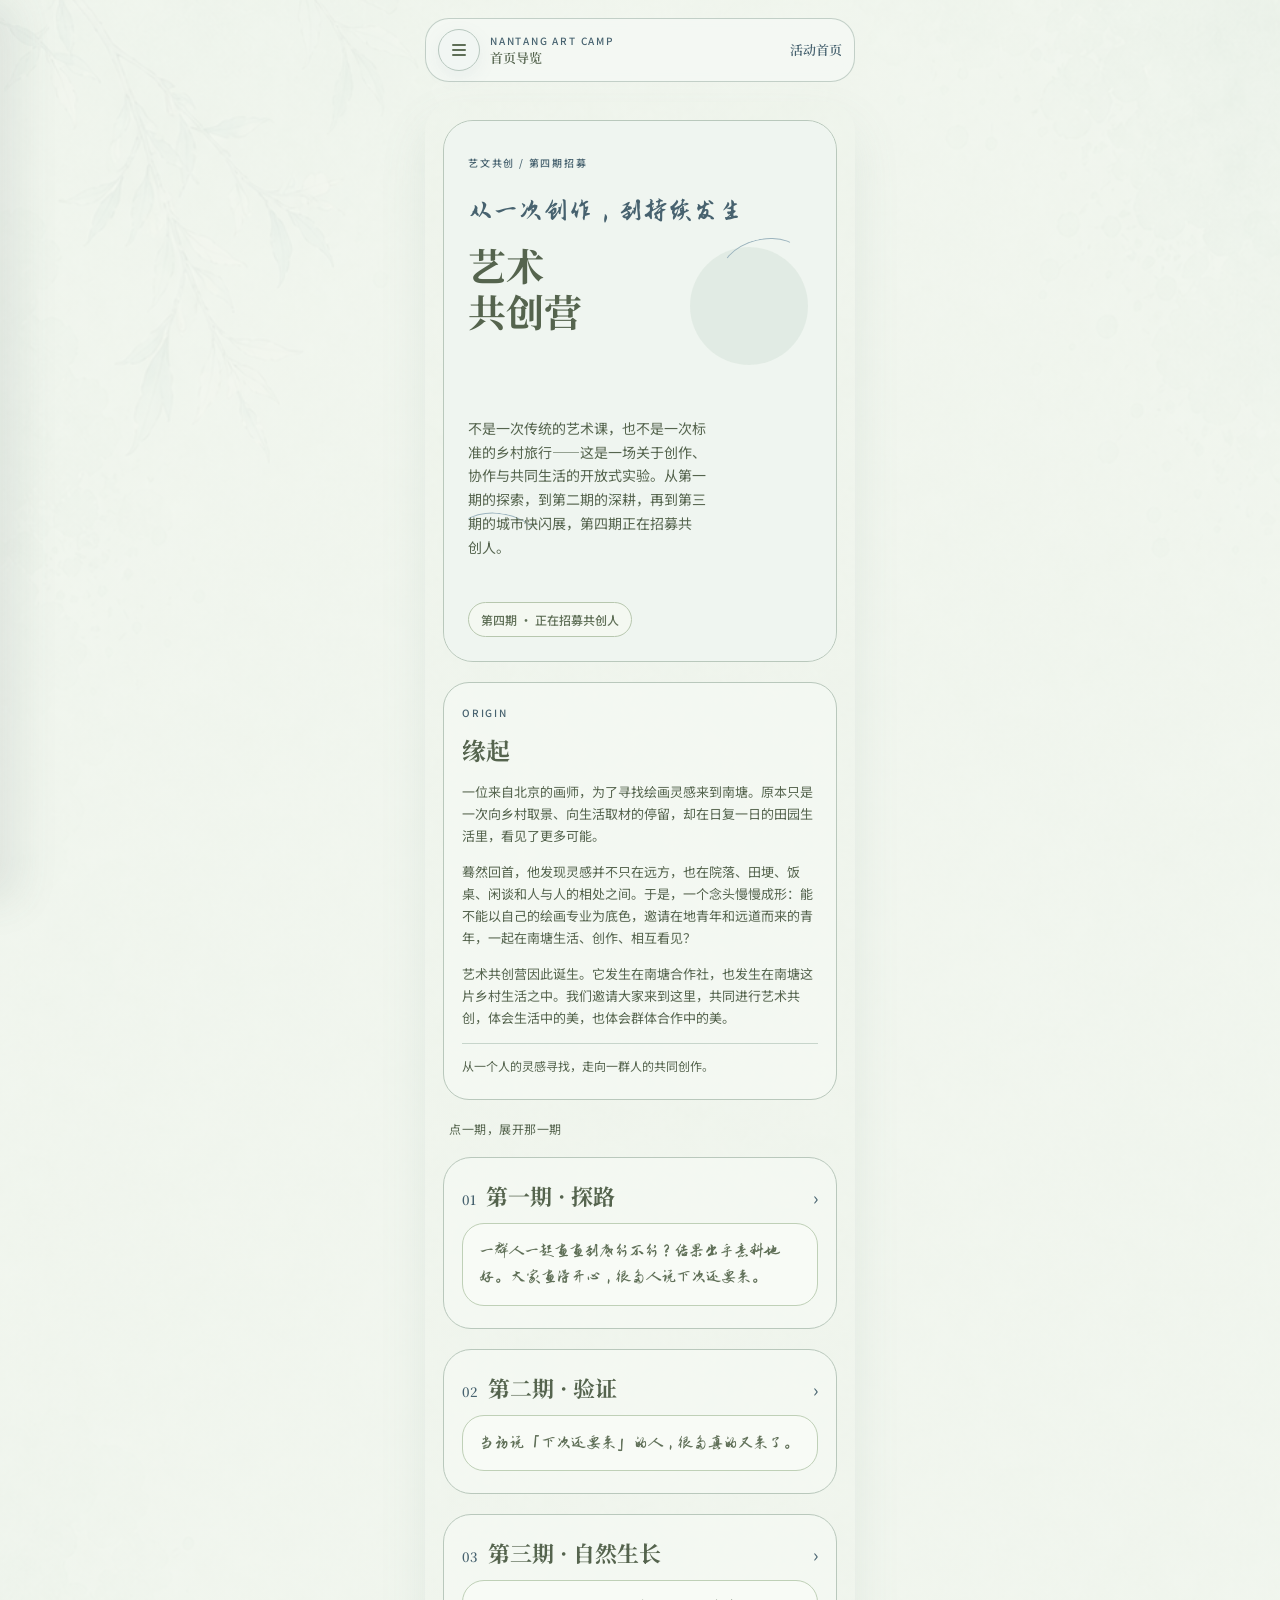
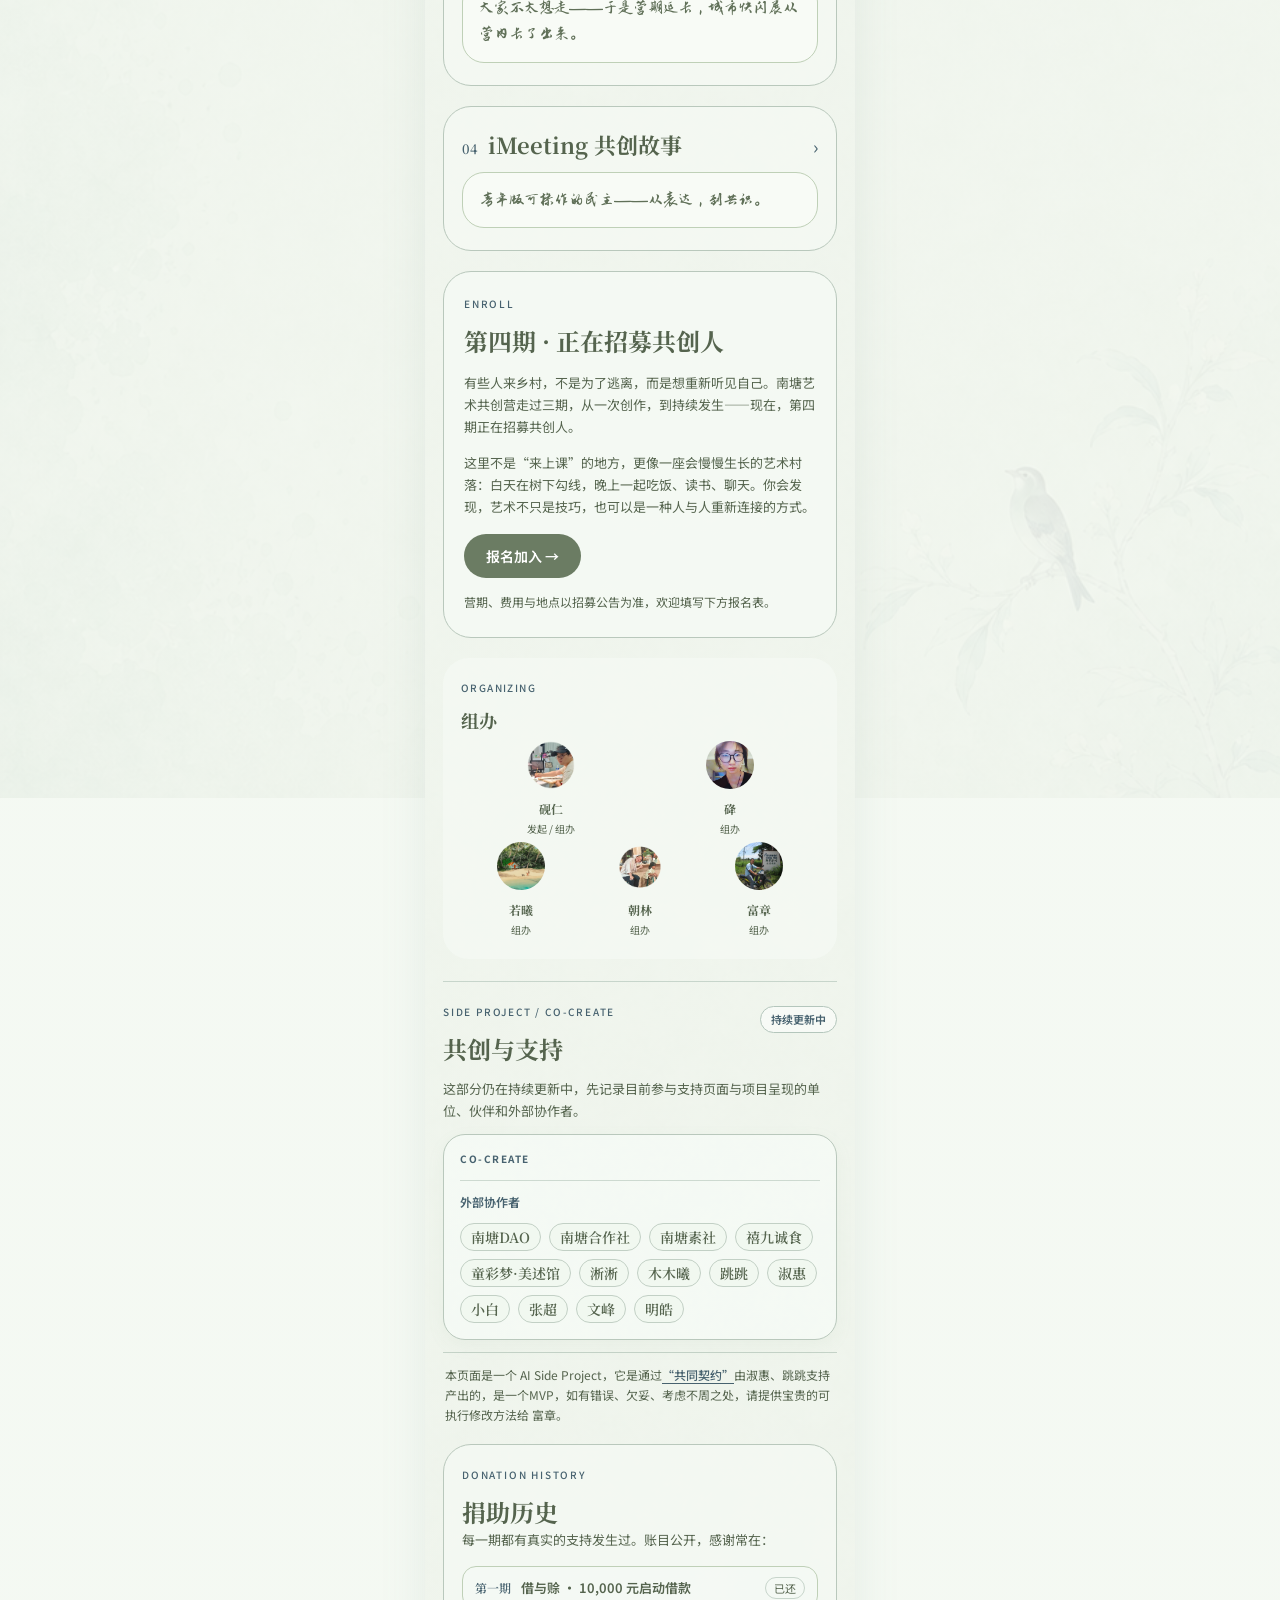
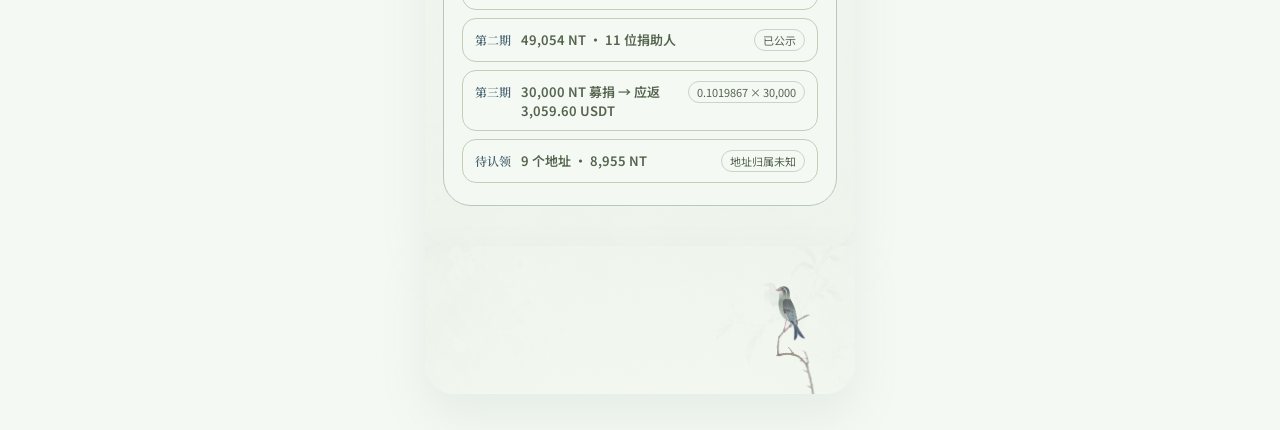
<file: static-site/index.html>
<!DOCTYPE html>
<html lang="zh-CN">
  <head>
    <meta charset="utf-8">
    <meta name="viewport" content="width=device-width, initial-scale=1">
    <title>艺术共创营｜活动首页</title>
    <meta name="description" content="不是一次传统的艺术课，也不是一次标准的乡村旅行——这是一场关于创作、协作与共同生活的开放式实验。第四期正在招募共创人。">
    <meta property="og:title" content="艺术共创营｜活动首页">
    <meta property="og:description" content="不是一次传统的艺术课，也不是一次标准的乡村旅行——这是一场关于创作、协作与共同生活的开放式实验。第四期正在招募共创人。">
    <link rel="icon" type="image/png" href="assets/images/feature-bird-cutout.png">
    <link rel="preconnect" href="https://fonts.googleapis.com">
    <link rel="preconnect" href="https://fonts.gstatic.com" crossorigin>
    <link href="https://fonts.googleapis.com/css2?family=Noto+Sans+SC:wght@100..900&family=Noto+Serif+SC:wght@200..900&family=Zhi+Mang+Xing:wght@400&display=swap" rel="stylesheet">
    <link rel="stylesheet" href="styles/site.css">
    <link rel="stylesheet" href="styles/nav.css">
  </head>
  <body data-page="home">
    <div id="app"></div>
    <noscript><p style="padding: 40px 24px; font-size: 14px; line-height: 1.8; color: #55644e">这个页面需要启用 JavaScript 才能阅读。</p></noscript>
    <script type="module" src="scripts/app.js?v=5"></script>
    <script type="module" src="scripts/nav.js"></script>
  </body>
</html>
</file>
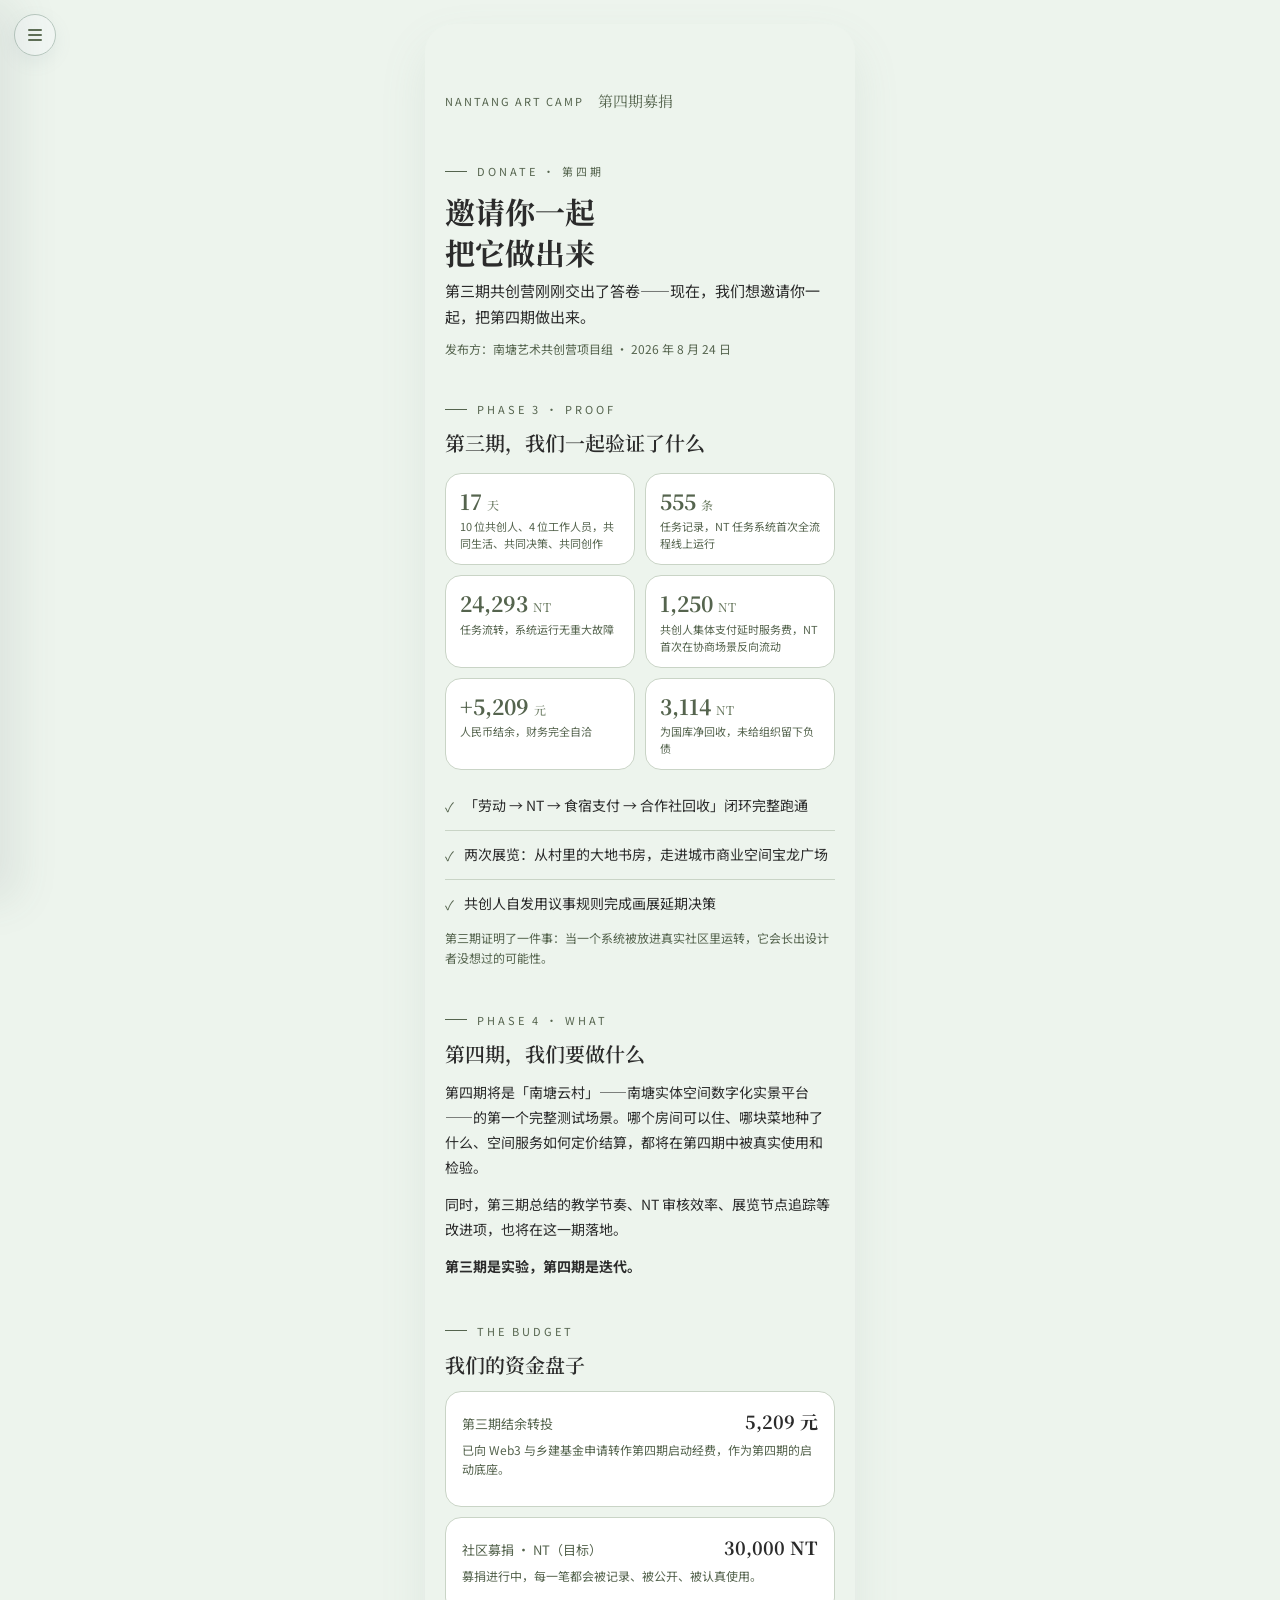
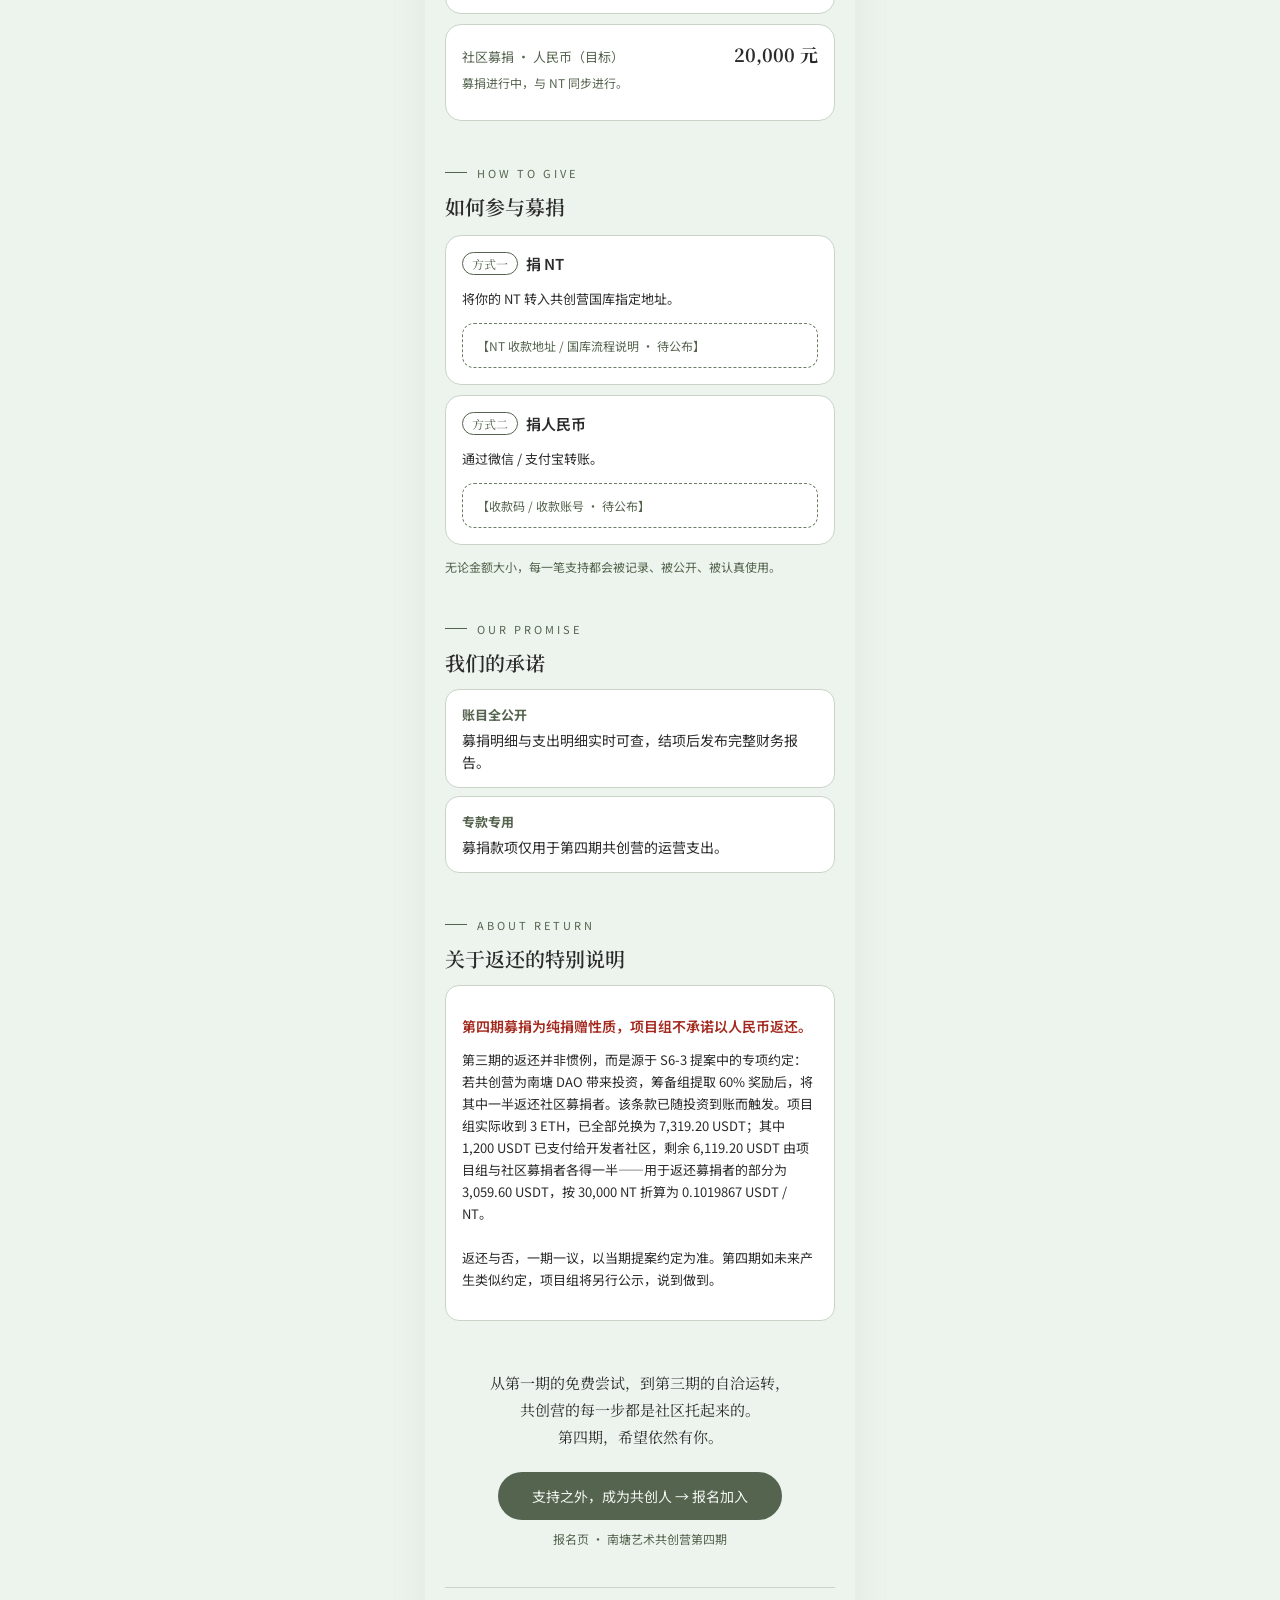
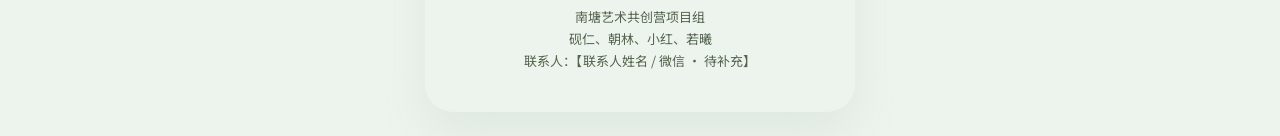
<file: static-site/donate.html>
<!doctype html>
<html lang="zh-CN">
  <head>
    <meta charset="UTF-8" />
    <meta name="viewport" content="width=device-width, initial-scale=1.0" />
    <title>第四期募捐 · 南塘艺术共创营</title>
    <meta name="description" content="第三期共创营刚刚交出了答卷——现在，我们想邀请你一起，把第四期做出来。" />
    <meta property="og:title" content="第四期募捐 · 南塘艺术共创营" />
    <meta property="og:description" content="第三期共创营刚刚交出了答卷——现在，我们想邀请你一起，把第四期做出来。" />
    <link rel="icon" type="image/png" href="assets/images/feature-bird-cutout.png" />
    <link rel="preconnect" href="https://fonts.googleapis.com" />
    <link rel="preconnect" href="https://fonts.gstatic.com" crossorigin />
    <link
      href="https://fonts.googleapis.com/css2?family=Noto+Sans+SC:wght@100..900&family=Noto+Serif+SC:wght@200..900&display=swap"
      rel="stylesheet"
    />
    <link rel="stylesheet" href="styles/nav.css" />
    <style>
      :root {
        --pine: #55644e;
        --pine-soft: #6d7d64;
        --seal: #a3281d;
        --ink: #2b2b2b;
        --muted: #55644e;
        --line: #c9d4c6;
        --card: #ffffff;
        --bg: #edf4ed;
        --font-sans: "Noto Sans SC", "PingFang SC", "Microsoft YaHei", sans-serif;
        --font-serif: "Noto Serif SC", "Source Han Serif SC", "Songti SC", serif;
      }
      *,
      ::before,
      ::after {
        box-sizing: border-box;
      }
      html {
        -webkit-text-size-adjust: 100%;
      }
      body {
        margin: 0;
        font-family: var(--font-sans);
        min-height: 100vh;
        display: flex;
        justify-content: center;
        background: var(--bg);
      }
      .stage {
        position: relative;
        width: 100%;
        max-width: 430px;
        min-height: 100vh;
        background: var(--bg);
        padding: 0 20px 40px;
      }
      @media (min-width: 431px) {
        body {
          padding: 24px 0;
        }
        .stage {
          border-radius: 28px;
          box-shadow: 0 22px 48px rgba(126, 152, 142, 0.12);
        }
      }

      /* ── 顶栏（避让抽屉按钮：42px 高 + 14px 顶距）── */
      .page-head {
        display: flex;
        align-items: center;
        gap: 14px;
        padding: 66px 0 0;
      }
      .camp-label {
        font-size: 11px;
        letter-spacing: 2px;
        color: var(--muted);
        white-space: nowrap;
      }
      .page-name {
        font-family: var(--font-serif);
        font-size: 15px;
        color: var(--pine);
        white-space: nowrap;
      }

      /* ── 区块 ── */
      section {
        margin-top: 44px;
      }
      .eyebrow {
        display: flex;
        align-items: center;
        gap: 10px;
        margin-bottom: 12px;
      }
      .eyebrow-line {
        width: 22px;
        height: 1px;
        background: var(--pine);
        flex-shrink: 0;
      }
      .eyebrow-text {
        font-size: 11px;
        letter-spacing: 3px;
        color: var(--muted);
      }
      .h1 {
        font-family: var(--font-serif);
        font-size: 30px;
        font-weight: 700;
        line-height: 1.35;
        color: var(--ink);
        margin: 0 0 14px;
      }
      .h2 {
        font-family: var(--font-serif);
        font-size: 20px;
        font-weight: 600;
        line-height: 1.4;
        color: var(--ink);
        margin: 0 0 12px;
      }
      .lead {
        font-size: 15px;
        line-height: 26px;
        color: var(--ink);
        margin: 0;
      }
      .body-text {
        font-size: 14px;
        line-height: 25px;
        color: var(--ink);
        margin: 0 0 12px;
      }
      .muted-note {
        font-size: 12px;
        line-height: 20px;
        color: var(--muted);
        margin: 0;
      }

      /* ── Hero ── */
      .hero {
        padding-top: 8px;
      }
      .hero .h1 {
        margin-bottom: 6px;
      }
      .hero-meta {
        font-size: 12px;
        color: var(--muted);
        margin-top: 10px;
      }

      /* ── 数字卡 ── */
      .stat-grid {
        display: grid;
        grid-template-columns: repeat(2, 1fr);
        gap: 10px;
        margin: 16px 0 12px;
      }
      .stat-card {
        background: var(--card);
        border: 1px solid var(--line);
        border-radius: 16px;
        padding: 14px 14px 12px;
      }
      .stat-card .num {
        font-family: var(--font-serif);
        font-size: 21px;
        font-weight: 700;
        color: var(--pine);
        font-variant-numeric: tabular-nums;
        line-height: 1.25;
      }
      .stat-card .num small {
        font-size: 12px;
        font-weight: 500;
        color: var(--pine-soft);
      }
      .stat-card .cap {
        font-size: 11px;
        line-height: 17px;
        color: var(--muted);
        margin-top: 4px;
      }

      /* ── 验证清单 ── */
      .check-list {
        margin: 0;
        padding: 0;
        list-style: none;
        display: flex;
        flex-direction: column;
        gap: 0;
      }
      .check-list li {
        display: flex;
        gap: 10px;
        padding: 12px 0;
        border-bottom: 1px solid var(--line);
        font-size: 14px;
        line-height: 23px;
        color: var(--ink);
      }
      .check-list li:last-child {
        border-bottom: none;
      }
      .check-list .tick {
        color: var(--pine);
        font-size: 13px;
        flex-shrink: 0;
        padding-top: 1px;
      }
      .check-list b {
        color: var(--pine);
        font-variant-numeric: tabular-nums;
        font-weight: 700;
      }

      /* ── 资金盘子 ── */
      .fund-cards {
        display: flex;
        flex-direction: column;
        gap: 10px;
      }
      .fund-card {
        background: var(--card);
        border: 1px solid var(--line);
        border-radius: 16px;
        padding: 16px;
      }
      .fund-card .row {
        display: flex;
        justify-content: space-between;
        align-items: baseline;
        gap: 12px;
      }
      .fund-card .row .label {
        font-size: 13px;
        color: var(--muted);
      }
      .fund-card .row .value {
        font-family: var(--font-serif);
        font-size: 18px;
        font-weight: 700;
        color: var(--ink);
        font-variant-numeric: tabular-nums;
        white-space: nowrap;
      }
      .fund-card .sub {
        font-size: 12px;
        color: var(--muted);
        margin-top: 6px;
        line-height: 19px;
      }

      /* ── 参与方式（占位）── */
      .method-list {
        display: flex;
        flex-direction: column;
        gap: 10px;
        margin-top: 14px;
      }
      .method-card {
        background: var(--card);
        border: 1px solid var(--line);
        border-radius: 16px;
        padding: 16px;
      }
      .method-card .m-head {
        display: flex;
        align-items: center;
        gap: 8px;
        margin-bottom: 6px;
      }
      .method-card .m-no {
        font-family: var(--font-serif);
        font-size: 12px;
        color: var(--pine);
        border: 1px solid var(--pine);
        border-radius: 999px;
        padding: 2px 9px;
        flex-shrink: 0;
      }
      .method-card .m-title {
        font-size: 15px;
        font-weight: 600;
        color: var(--ink);
      }
      .method-card .m-desc {
        font-size: 13px;
        line-height: 22px;
        color: var(--ink);
      }
      .placeholder {
        margin-top: 10px;
        border: 1.5px dashed var(--pine-soft);
        border-radius: 12px;
        padding: 12px 14px;
        font-size: 12px;
        line-height: 19px;
        color: var(--muted);
        background: rgba(255, 255, 255, 0.4);
      }

      /* ── 承诺 ── */
      .promise-list {
        margin: 0;
        padding: 0;
        list-style: none;
        display: flex;
        flex-direction: column;
        gap: 8px;
      }
      .promise-list li {
        background: var(--card);
        border: 1px solid var(--line);
        border-radius: 14px;
        padding: 14px 16px;
        font-size: 14px;
        line-height: 22px;
        color: var(--ink);
      }
      .promise-list li b {
        display: block;
        font-size: 13px;
        color: var(--pine);
        margin-bottom: 3px;
      }

      /* ── 返还说明 ── */
      .refund-note {
        background: var(--card);
        border: 1px solid var(--line);
        border-radius: 14px;
        padding: 16px;
      }
      .refund-note .t {
        font-size: 14px;
        font-weight: 600;
        color: var(--seal); /* 印章红保留在标题文字，侧条纹已去 */
        margin-bottom: 8px;
      }
      .refund-note .d {
        font-size: 13px;
        line-height: 22px;
        color: var(--ink);
      }

      /* ── 结尾 CTA ── */
      .closing {
        margin-top: 48px;
        text-align: center;
      }
      .closing .quote {
        font-family: var(--font-serif);
        font-size: 15px;
        line-height: 27px;
        color: var(--ink);
        margin-bottom: 22px;
      }
      .btn-cta {
        display: inline-flex;
        align-items: center;
        justify-content: center;
        min-height: 48px;
        padding: 13px 34px;
        border: none;
        border-radius: 999px;
        background: var(--pine);
        color: #f2f5f2;
        font-size: 14px;
        font-family: var(--font-sans);
        text-decoration: none;
        cursor: pointer;
      }
      .btn-cta:active {
        transform: scale(0.98);
      }
      .closing .cta-note {
        font-size: 12px;
        color: var(--muted);
        margin-top: 10px;
      }
      .sign-off {
        margin-top: 40px;
        padding-top: 18px;
        border-top: 1px solid var(--line);
        font-size: 13px;
        line-height: 22px;
        color: var(--muted);
        text-align: center;
      }
    </style>
  </head>
  <body>
    <div class="stage">
      <header class="page-head">
        <span class="camp-label">NANTANG ART CAMP</span>
        <span class="page-name">第四期募捐</span>
      </header>

      <!-- Hero -->
      <section class="hero">
        <div class="eyebrow"><span class="eyebrow-line"></span><span class="eyebrow-text">DONATE · 第四期</span></div>
        <h1 class="h1">邀请你一起<br />把它做出来</h1>
        <p class="lead">第三期共创营刚刚交出了答卷——现在，我们想邀请你一起，把第四期做出来。</p>
        <p class="hero-meta">发布方：南塘艺术共创营项目组 · 2026 年 8 月 24 日</p>
      </section>

      <!-- 第三期验证了什么 -->
      <section>
        <div class="eyebrow"><span class="eyebrow-line"></span><span class="eyebrow-text">PHASE 3 · PROOF</span></div>
        <h2 class="h2">第三期，我们一起验证了什么</h2>
        <div class="stat-grid">
          <div class="stat-card"><div class="num">17 <small>天</small></div><div class="cap">10 位共创人、4 位工作人员，共同生活、共同决策、共同创作</div></div>
          <div class="stat-card"><div class="num">555 <small>条</small></div><div class="cap">任务记录，NT 任务系统首次全流程线上运行</div></div>
          <div class="stat-card"><div class="num">24,293 <small>NT</small></div><div class="cap">任务流转，系统运行无重大故障</div></div>
          <div class="stat-card"><div class="num">1,250 <small>NT</small></div><div class="cap">共创人集体支付延时服务费，NT 首次在协商场景反向流动</div></div>
          <div class="stat-card"><div class="num">+5,209 <small>元</small></div><div class="cap">人民币结余，财务完全自洽</div></div>
          <div class="stat-card"><div class="num">3,114 <small>NT</small></div><div class="cap">为国库净回收，未给组织留下负债</div></div>
        </div>
        <ul class="check-list">
          <li><span class="tick">✓</span><span>「劳动 → NT → 食宿支付 → 合作社回收」闭环完整跑通</span></li>
          <li><span class="tick">✓</span><span>两次展览：从村里的大地书房，走进城市商业空间宝龙广场</span></li>
          <li><span class="tick">✓</span><span>共创人自发用议事规则完成画展延期决策</span></li>
        </ul>
        <p class="muted-note">第三期证明了一件事：当一个系统被放进真实社区里运转，它会长出设计者没想过的可能性。</p>
      </section>

      <!-- 第四期要做什么 -->
      <section>
        <div class="eyebrow"><span class="eyebrow-line"></span><span class="eyebrow-text">PHASE 4 · WHAT</span></div>
        <h2 class="h2">第四期，我们要做什么</h2>
        <p class="body-text">第四期将是「南塘云村」——南塘实体空间数字化实景平台——的第一个完整测试场景。哪个房间可以住、哪块菜地种了什么、空间服务如何定价结算，都将在第四期中被真实使用和检验。</p>
        <p class="body-text">同时，第三期总结的教学节奏、NT 审核效率、展览节点追踪等改进项，也将在这一期落地。</p>
        <p class="body-text"><b>第三期是实验，第四期是迭代。</b></p>
      </section>

      <!-- 资金盘子 -->
      <section>
        <div class="eyebrow"><span class="eyebrow-line"></span><span class="eyebrow-text">THE BUDGET</span></div>
        <h2 class="h2">我们的资金盘子</h2>
        <div class="fund-cards">
          <div class="fund-card">
            <div class="row">
              <span class="label">第三期结余转投</span>
              <span class="value">5,209 元</span>
            </div>
            <p class="sub">已向 Web3 与乡建基金申请转作第四期启动经费，作为第四期的启动底座。</p>
          </div>
          <div class="fund-card">
            <div class="row">
              <span class="label">社区募捐 · NT（目标）</span>
              <span class="value">30,000 NT</span>
            </div>
            <p class="sub">募捐进行中，每一笔都会被记录、被公开、被认真使用。</p>
          </div>
          <div class="fund-card">
            <div class="row">
              <span class="label">社区募捐 · 人民币（目标）</span>
              <span class="value">20,000 元</span>
            </div>
            <p class="sub">募捐进行中，与 NT 同步进行。</p>
          </div>
        </div>
      </section>

      <!-- 如何参与募捐 -->
      <section>
        <div class="eyebrow"><span class="eyebrow-line"></span><span class="eyebrow-text">HOW TO GIVE</span></div>
        <h2 class="h2">如何参与募捐</h2>
        <div class="method-list">
          <div class="method-card">
            <div class="m-head"><span class="m-no">方式一</span><span class="m-title">捐 NT</span></div>
            <p class="m-desc">将你的 NT 转入共创营国库指定地址。</p>
            <div class="placeholder">【NT 收款地址 / 国库流程说明 · 待公布】</div>
          </div>
          <div class="method-card">
            <div class="m-head"><span class="m-no">方式二</span><span class="m-title">捐人民币</span></div>
            <p class="m-desc">通过微信 / 支付宝转账。</p>
            <div class="placeholder">【收款码 / 收款账号 · 待公布】</div>
          </div>
        </div>
        <p class="muted-note" style="margin-top: 12px">无论金额大小，每一笔支持都会被记录、被公开、被认真使用。</p>
      </section>

      <!-- 我们的承诺 -->
      <section>
        <div class="eyebrow"><span class="eyebrow-line"></span><span class="eyebrow-text">OUR PROMISE</span></div>
        <h2 class="h2">我们的承诺</h2>
        <ul class="promise-list">
          <li><b>账目全公开</b>募捐明细与支出明细实时可查，结项后发布完整财务报告。</li>
          <li><b>专款专用</b>募捐款项仅用于第四期共创营的运营支出。</li>
        </ul>
      </section>

      <!-- 返还说明 -->
      <section>
        <div class="eyebrow"><span class="eyebrow-line"></span><span class="eyebrow-text">ABOUT RETURN</span></div>
        <h2 class="h2">关于返还的特别说明</h2>
        <div class="refund-note">
          <p class="t">第四期募捐为纯捐赠性质，项目组不承诺以人民币返还。</p>
          <p class="d">第三期的返还并非惯例，而是源于 S6-3 提案中的专项约定：若共创营为南塘 DAO 带来投资，筹备组提取 60% 奖励后，将其中一半返还社区募捐者。该条款已随投资到账而触发。项目组实际收到 3 ETH，已全部兑换为 7,319.20 USDT；其中 1,200 USDT 已支付给开发者社区，剩余 6,119.20 USDT 由项目组与社区募捐者各得一半——用于返还募捐者的部分为 3,059.60 USDT，按 30,000 NT 折算为 0.1019867 USDT / NT。<br /><br />返还与否，一期一议，以当期提案约定为准。第四期如未来产生类似约定，项目组将另行公示，说到做到。</p>
        </div>
      </section>

      <!-- 结尾 CTA -->
      <div class="closing">
        <p class="quote">从第一期的免费尝试，到第三期的自洽运转，<br />共创营的每一步都是社区托起来的。<br />第四期，希望依然有你。</p>
        <a class="btn-cta" href="enroll.html">支持之外，成为共创人 → 报名加入</a>
        <p class="cta-note">报名页 · 南塘艺术共创营第四期</p>
      </div>

      <div class="sign-off">
        南塘艺术共创营项目组<br />砚仁、朝林、小红、若曦<br />联系人：【联系人姓名 / 微信 · 待补充】
      </div>
    </div>

    <script src="scripts/nav.js" type="module"></script>
  </body>
</html>
</file>
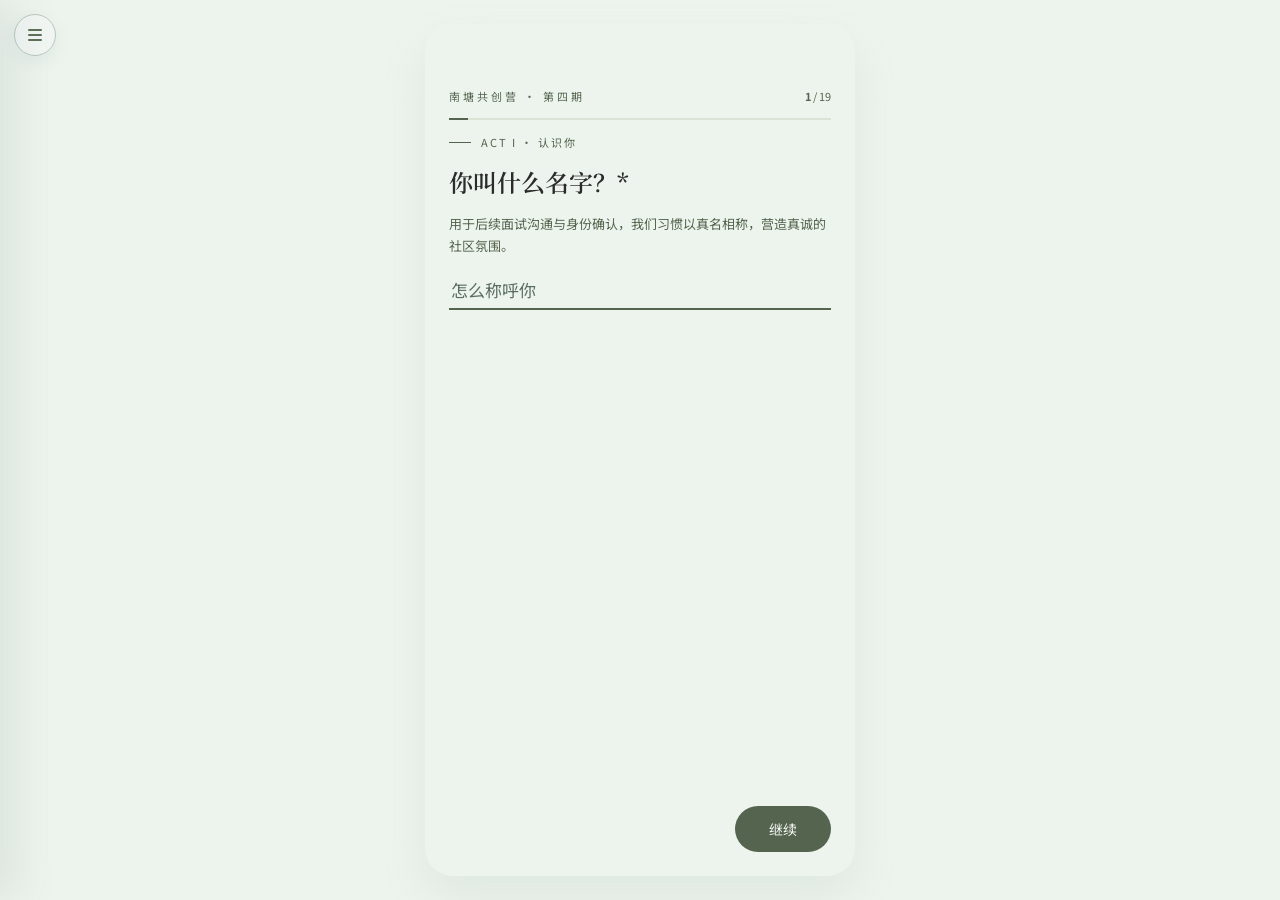
<file: static-site/enroll.html>
<!doctype html>
<html lang="zh-CN">
  <head>
    <meta charset="UTF-8" />
    <meta name="viewport" content="width=device-width, initial-scale=1.0" />
    <title>报名加入 · 南塘艺术共创营第四期</title>
    <meta name="description" content="用于后续面试沟通与身份确认，我们习惯以真名相称，营造真诚的社区氛围。" />
    <meta property="og:title" content="报名加入 · 南塘艺术共创营第四期" />
    <meta property="og:description" content="用于后续面试沟通与身份确认，我们习惯以真名相称，营造真诚的社区氛围。" />
    <link rel="icon" type="image/png" href="assets/images/feature-bird-cutout.png" />
    <link rel="preconnect" href="https://fonts.googleapis.com" />
    <link rel="preconnect" href="https://fonts.gstatic.com" crossorigin />
    <link
      href="https://fonts.googleapis.com/css2?family=Noto+Sans+SC:wght@100..900&family=Noto+Serif+SC:wght@200..900&display=swap"
      rel="stylesheet"
    />
    <link rel="stylesheet" href="styles/nav.css" />
    <style>
      :root {
        --pine: #55644e;
        --pine-soft: #6d7d64;
        --seal: #a3281d;
        --font-sans: "Noto Sans SC", "PingFang SC", "Microsoft YaHei", sans-serif;
        --font-serif: "Noto Serif SC", "Source Han Serif SC", "Songti SC", serif;
      }
      *,
      ::before,
      ::after {
        box-sizing: border-box;
      }
      body {
        margin: 0;
        font-family: var(--font-sans);
        min-height: 100vh;
        display: flex;
        justify-content: center;
        background: #edf4ed;
        transition: background 0.35s ease;
      }
      .stage {
        position: relative;
        width: 100%;
        max-width: 430px;
        min-height: 100vh;
        background: #edf4ed;
        transition: background 0.35s ease;
        overflow: hidden;
      }

      /* ── 主题变量：浅色屏默认，.dark 深墨绿屏 ──
         可读性修正（2026-08-29）：原 #708186 在灰底屏上仅 1.1–2.5:1，
         placeholder #9aa59d 在 #9aa59d 底上 1:1 隐形。改为逐屏覆盖，全部文字 ≥3.3:1。 */
      .screen {
        --c-label: #55644e; /* CampLabel + ProgressText（原 #708186，屏1-4 上 5.65:1） */
        --c-track: #dbe3d7;
        --c-fill: #55644e;
        --c-actline: #55644e;
        --c-ink: #2b2b2b; /* 标题/输入/正文 */
        --c-muted: #55644e; /* hint（原 #708186，屏1-4 上 5.65:1） */
        --c-underline: #55644e;
        --c-chip-border: #c9d4c6;
        --c-chip-ink: #2b2b2b;
        --c-chip-sel-bg: #55644e;
        --c-chip-sel-ink: #f2f5f2;
        --c-ta-bg: rgba(255, 255, 255, 0.33);
        --c-ta-border: #c9d4c6;
        --c-prev-border: #c9d4c6;
        --c-prev-ink: #2b2b2b;
        --c-next-bg: #55644e;
        --c-next-ink: #f2f5f2;
        --c-ph: #5a6d61; /* placeholder（原 #9aa59d 2.3:1 → 4.94:1） */
        --pad: 24px;
        --gap: 14px;
      }
      .screen.dark {
        --c-label: #cfddd3;
        --c-track: #5a6d61;
        --c-fill: #a8c3ae;
        --c-actline: #5a6d61;
        --c-ink: #f2f5f2;
        --c-muted: #cfddd3;
        --c-underline: #84988a; /* 原 #5a6d61 仅 2.58:1 → 4.66:1（输入线/焦点框可见） */
        --c-chip-border: #5a6d61;
        --c-chip-ink: #e7efe8;
        --c-chip-sel-bg: #f2f5f2;
        --c-chip-sel-ink: #1d2e24;
        --c-ta-bg: rgba(255, 255, 255, 0.13);
        --c-ta-border: #5a6d61;
        --c-prev-border: #5a6d61;
        --c-prev-ink: #cfddd3;
        --c-next-bg: #f2f5f2;
        --c-next-ink: #1d2e24;
        --c-ph: rgba(207, 221, 211, 0.55); /* 原 0.35 → 6.04:1 */
        --pad: 20px;
        --gap: 10px;
      }
      /* 屏5-7 灰绿底 #c3ccc5：#708186 仅 2.47:1 → 加深 */
      .screen.bg-2 {
        --c-label: #42524a; /* 5.03:1 */
        --c-muted: #42524a; /* 5.03:1 */
        --c-ph: #55644e; /* 3.85:1，弱于 label 保持层级 */
      }
      /* 屏8-9 中灰绿底 #9aa59d：#708186 仅 1.59:1、placeholder 隐形 → 转深绿 */
      .screen.bg-3 {
        --c-label: #2e3a33; /* 4.66:1 */
        --c-muted: #2e3a33; /* 4.66:1 */
        --c-actline: #42524a; /* 3.25:1 */
        --c-underline: #42524a; /* 3.25:1（原 pine 2.48:1） */
        --c-chip-border: #42524a; /* 3.25:1 */
        --c-ta-border: #42524a;
        --c-prev-border: #42524a;
        --c-ph: #333f38; /* 4.32:1 */
      }
      /* 屏10 深灰绿底 #707d74：反转亮字体系（白字最高 4.31:1，物理上限） */
      .screen.bg-4 {
        --c-label: #ffffff; /* 4.31:1 */
        --c-muted: #ffffff; /* 4.31:1 */
        --c-actline: #ffffff;
        --c-ink: #f2f5f2; /* 3.92:1 */
        --c-underline: #e7efe8; /* 3.67:1 */
        --c-chip-border: #cfddd3; /* 3.06:1 */
        --c-chip-ink: #f2f5f2; /* 3.92:1 */
        --c-ta-bg: rgba(0, 0, 0, 0.18); /* 原白透明底衬不出亮字 → 深底，输入文字 4.57:1 */
        --c-ta-border: #cfddd3; /* 3.27:1 */
        --c-prev-border: #cfddd3; /* 3.06:1 */
        --c-prev-ink: #f2f5f2; /* 3.92:1 */
        --c-ph: rgba(255, 255, 255, 0.6); /* ≈2.98:1，弱于输入值 */
      }
      .bg-1 { background: #edf4ed; }
      .bg-2 { background: #c3ccc5; }
      .bg-3 { background: #9aa59d; }
      .bg-4 { background: #707d74; }
      .bg-dark { background: #1d2e24; }

      .screen {
        display: none;
        flex-direction: column;
        /* 顶部多留 40px：避让固定定位的抽屉菜单按钮（42px 高 + 14px 顶距） */
        padding: calc(var(--pad) + 40px) var(--pad) var(--pad);
        min-height: 100vh;
        gap: var(--gap);
      }
      .screen.active {
        display: flex;
      }

      /* ── 顶栏 ── */
      .header {
        display: flex;
        justify-content: space-between;
        align-items: center;
      }
      .camp-label {
        font-size: 11px;
        letter-spacing: 3px;
        color: var(--c-label);
      }
      .progress-text {
        font-size: 11px;
        color: var(--c-label);
        font-variant-numeric: tabular-nums;
      }
      .progress-track {
        height: 2px;
        background: var(--c-track);
      }
      .progress-fill {
        height: 100%;
        width: 0%;
        background: var(--c-fill);
        transition: width 0.3s ease;
      }

      /* ── 幕标 ── */
      .act-label {
        display: flex;
        align-items: center;
        gap: 10px;
      }
      .act-line {
        width: 22px;
        height: 1px;
        background: var(--c-actline);
        flex-shrink: 0;
      }
      .act-text {
        font-size: 11px;
        letter-spacing: 2px;
        color: var(--c-label);
      }

      /* ── 内容区 ── */
      .content {
        flex: 1;
        display: flex;
        flex-direction: column;
        gap: var(--gap);
      }
      .question {
        font-family: var(--font-serif);
        font-size: 24px;
        font-weight: 600;
        line-height: 35px;
        color: var(--c-ink);
      }
      .subq {
        font-size: 15px;
        font-weight: 600;
        line-height: 1.5;
        color: var(--c-ink);
      }
      .hint {
        font-size: 13px;
        line-height: 22px;
        color: var(--c-muted);
      }

      /* ── 输入 ── */
      .field {
        display: flex;
        flex-direction: column;
        gap: 8px;
      }
      .input-line {
        width: 100%;
        border: none;
        border-bottom: 1.5px solid var(--c-underline);
        background: transparent;
        font-family: var(--font-sans);
        font-size: 17px;
        padding: 6px 2px;
        color: var(--c-ink);
        outline: none;
        border-radius: 0;
        -webkit-appearance: none;
      }
      .input-line:focus {
        border-bottom-width: 2px;
      }
      .input-line::placeholder {
        color: var(--c-ph);
      }
      .input-num {
        width: 110px;
      }
      textarea.input-line {
        border: 1.5px solid var(--c-ta-border);
        border-radius: 12px;
        background: var(--c-ta-bg);
        padding: 16px;
        font-size: 16px; /* ≥16px：防 iOS Safari 聚焦自动缩放，行高找平 */
        line-height: 1.5;
        resize: none;
        min-height: 96px;
      }
      textarea.input-line:focus {
        border-color: var(--c-underline);
      }

      /* ── 芯片 ── */
      .chips {
        display: flex;
        flex-wrap: wrap;
        gap: 8px;
      }
      .chip {
        border: 1.5px solid var(--c-chip-border);
        border-radius: 999px;
        padding: 9px 16px;
        font-size: 13px;
        color: var(--c-chip-ink);
        background: transparent;
        cursor: pointer;
        min-height: 44px;
        display: inline-flex;
        align-items: center;
        transition: all 0.15s ease;
        font-family: var(--font-sans);
      }
      .chip.selected {
        background: var(--c-chip-sel-bg);
        border-color: var(--c-chip-sel-bg);
        color: var(--c-chip-sel-ink);
      }
      .chip.selected::before {
        content: "✓ ";
      }

      /* ── 按钮 ── */
      .actions {
        display: flex;
        align-items: center;
        justify-content: space-between;
        gap: 10px;
        padding-top: 8px;
      }
      .actions.push-right {
        justify-content: flex-end;
      }
      .btn-next {
        min-height: 44px;
        border: none;
        border-radius: 999px;
        background: var(--c-next-bg);
        color: var(--c-next-ink);
        font-size: 14px;
        padding: 13px 34px;
        cursor: pointer;
        font-family: var(--font-sans);
      }
      .btn-next:disabled {
        opacity: 0.45;
        cursor: not-allowed;
      }
      .btn-prev {
        border: 1.5px solid var(--c-prev-border);
        background: transparent;
        border-radius: 999px;
        color: var(--c-prev-ink);
        font-size: 13px;
        padding: 9px 18px;
        min-height: 44px;
        cursor: pointer;
        font-family: var(--font-sans);
      }
      .btn-next.shake {
        animation: shake 0.4s ease;
      }
      @keyframes shake {
        0%, 100% { transform: translateX(0); }
        25% { transform: translateX(-6px); }
        75% { transform: translateX(6px); }
      }

      /* ── 回顾页 ── */
      .review-list {
        overflow-y: auto;
        flex: 1;
        -webkit-overflow-scrolling: touch;
      }
      .review-item {
        display: flex;
        gap: 12px;
        padding: 10px 0;
        border-bottom: 1px solid rgba(255, 255, 255, 0.12);
        cursor: pointer;
        min-height: 44px;
      }
      .review-item .rv-q {
        font-size: 11px;
        color: #a8c3ae;
        padding-top: 3px;
        font-variant-numeric: tabular-nums;
      }
      .review-item .rv-col {
        flex: 1;
        display: flex;
        flex-direction: column;
        gap: 4px;
      }
      .review-item .rv-label {
        font-size: 12px;
        color: #cfddd3;
      }
      .review-item .rv-ans {
        font-size: 14px;
        line-height: 20px;
        color: #f2f5f2;
        word-break: break-all;
        white-space: pre-wrap;
      }
      .review-item .rv-ans.empty {
        color: rgba(207, 221, 211, 0.5);
      }

      /* ── 完成页 ── */
      .screen-done {
        justify-content: center;
        align-items: center;
        text-align: center;
        gap: 22px;
        color: #f2f5f2;
      }
      .seal {
        width: 84px;
        height: 84px;
        border-radius: 999px;
        background: var(--seal);
        color: #fbfaf7;
        font-family: var(--font-serif);
        font-size: 16px;
        font-weight: 600;
        display: flex;
        align-items: center;
        justify-content: center;
        transform: rotate(9deg);
        opacity: 0;
      }
      .screen-done.active .seal {
        animation: seal-pop 0.6s cubic-bezier(0.34, 1.56, 0.64, 1) 0.15s forwards;
      }
      @keyframes seal-pop {
        0% {
          opacity: 0;
          transform: rotate(9deg) scale(0.4);
        }
        70% {
          opacity: 1;
          transform: rotate(9deg) scale(1.12);
        }
        100% {
          opacity: 1;
          transform: rotate(9deg) scale(1);
        }
      }
      .done-thanks {
        font-family: var(--font-serif);
        font-size: 20px;
        line-height: 32px;
      }
      .done-lead {
        font-size: 13px;
        color: #cfddd3;
        margin-top: 4px;
      }
      .done-qr {
        width: 120px;
        height: 120px;
        border: 1.5px solid #cfddd3;
        border-radius: 12px;
        display: flex;
        align-items: center;
        justify-content: center;
        font-size: 12px;
        color: #cfddd3;
        background: rgba(255, 255, 255, 0.08);
      }
      .done-qr-note {
        font-size: 11px;
        color: #cfddd3;
        margin-top: -12px;
      }
      .fail-box {
        background: rgba(255, 255, 255, 0.07);
        border: 1px solid rgba(207, 221, 211, 0.3);
        border-radius: 12px;
        padding: 14px 16px;
        margin-top: 8px;
        text-align: left;
        width: 100%;
      }
      .fail-box .t {
        font-size: 13px;
        font-weight: 600;
        color: #f2f5f2;
        margin-bottom: 6px;
      }
      .fail-box .d {
        font-size: 12px;
        color: #a8c3ae;
        line-height: 1.7;
      }
      .fail-box button {
        width: 100%;
        min-height: 44px;
        border: 1px solid #5a6d61;
        border-radius: 999px;
        background: transparent;
        color: #f2f5f2;
        font-size: 13px;
        margin-top: 10px;
        cursor: pointer;
        font-family: var(--font-sans);
      }
      .field-err {
        font-size: 12px;
        color: #a3281d; /* 朱砂系，浅绿底上 ≈9:1 */
        line-height: 1.5;
      }
      .screen.dark .field-err {
        color: #f2f5f2; /* 深墨绿底上朱砂红不可读 → 用既有亮墨色 */
      }

      .sr-only {
        position: absolute;
        width: 1px;
        height: 1px;
        overflow: hidden;
        clip: rect(0 0 0 0);
      }
      @media (min-width: 431px) {
        .stage {
          margin: 24px 0;
          min-height: calc(100vh - 48px);
          border-radius: 28px;
          box-shadow: 0 22px 48px rgba(126, 152, 142, 0.12);
        }
        .screen {
          min-height: calc(100vh - 48px);
        }
      }
    </style>
  </head>
  <body>
    <div class="stage" id="stage">
      <!-- 屏1 · ACT I -->
      <section class="screen bg-1" id="s-q1" data-next="s-q2" data-progress="1">
        <div class="header">
          <span class="camp-label">南塘共创营 · 第四期</span>
          <span class="progress-text"><b class="p-n">1</b> / 19</span>
        </div>
        <div class="progress-track"><div class="progress-fill"></div></div>
        <div class="content">
          <div class="act-label"><span class="act-line"></span><span class="act-text">ACT I · 认识你</span></div>
          <div class="question">你叫什么名字？*</div>
          <div class="hint">用于后续面试沟通与身份确认，我们习惯以真名相称，营造真诚的社区氛围。</div>
          <div class="field"><input class="input-line" id="q1" placeholder="怎么称呼你" autocomplete="name" /></div>
        </div>
        <div class="actions push-right"><button class="btn-next" data-next="s-q2">继续</button></div>
      </section>

      <!-- 屏2 · ACT I -->
      <section class="screen bg-1" id="s-q2" data-next="s-q3" data-progress="3">
        <div class="header">
          <span class="camp-label">南塘共创营 · 第四期</span>
          <span class="progress-text"><b class="p-n">3</b> / 19</span>
        </div>
        <div class="progress-track"><div class="progress-fill"></div></div>
        <div class="content">
          <div class="act-label"><span class="act-line"></span><span class="act-text">ACT I · 认识你</span></div>
          <div class="question">你的性别？年龄？</div>
          <div class="field">
            <div class="subq">性别</div>
            <div class="hint">便于我们安排住宿等后勤事宜。</div>
            <div class="chips" data-single="q2">
              <button type="button" class="chip" aria-pressed="false" data-v="男">男</button>
              <button type="button" class="chip" aria-pressed="false" data-v="女">女</button>
              <button type="button" class="chip" aria-pressed="false" data-v="其他">其他</button>
            </div>
          </div>
          <div class="field">
            <div class="subq">年龄</div>
            <div class="hint">我们希望组建一个多元的社区，了解年龄分布有助于我们设计更合适的互动方式。</div>
            <input class="input-line input-num" id="q3" type="number" inputmode="numeric" min="1" max="120" placeholder="岁" />
          </div>
        </div>
        <div class="actions">
          <button class="btn-prev" data-prev="s-q1">上一步</button>
          <button class="btn-next" data-next="s-q3">继续</button>
        </div>
      </section>

      <!-- 屏3 · ACT I -->
      <section class="screen bg-1" id="s-q3" data-next="s-q4" data-progress="4">
        <div class="header">
          <span class="camp-label">南塘共创营 · 第四期</span>
          <span class="progress-text"><b class="p-n">4</b> / 19</span>
        </div>
        <div class="progress-track"><div class="progress-fill"></div></div>
        <div class="content">
          <div class="act-label"><span class="act-line"></span><span class="act-text">ACT I · 认识你</span></div>
          <div class="question">你在哪个城市？</div>
          <div class="hint">来自天南地北的我们，因南塘而相遇，这本身就是一件浪漫的事。</div>
          <div class="field"><input class="input-line" id="q4" placeholder="城市 / 家乡" autocomplete="address-level2" /></div>
        </div>
        <div class="actions">
          <button class="btn-prev" data-prev="s-q2">上一步</button>
          <button class="btn-next" data-next="s-q4">继续</button>
        </div>
      </section>

      <!-- 屏4 · ACT I -->
      <section class="screen bg-1" id="s-q4" data-next="s-q5" data-progress="7">
        <div class="header">
          <span class="camp-label">南塘共创营 · 第四期</span>
          <span class="progress-text"><b class="p-n">7</b> / 19</span>
        </div>
        <div class="progress-track"><div class="progress-fill"></div></div>
        <div class="content">
          <div class="act-label"><span class="act-line"></span><span class="act-text">ACT I · 认识你</span></div>
          <div class="question">怎么联系到你？</div>
          <div class="field">
            <div class="subq">电话*</div>
            <div class="hint">确保在紧急情况下能够及时联系到你。</div>
            <input class="input-line" id="q5" type="tel" inputmode="tel" placeholder="手机号码" autocomplete="tel" />
            <div class="field-err" id="q5-err" hidden>请输入有效的 11 位手机号（用于报名去重与联系）</div>
          </div>
          <div class="field">
            <div class="subq">微信</div>
            <div class="hint">若通过初筛，我们将通过微信与你联系并安排面试。</div>
            <input class="input-line" id="q6" placeholder="微信号" autocomplete="off" />
          </div>
          <div class="field">
            <div class="subq">邮箱</div>
            <div class="hint">用于发送重要的正式通知与活动资料。</div>
            <input class="input-line" id="q7" type="email" inputmode="email" placeholder="邮箱地址" autocomplete="email" />
          </div>
        </div>
        <div class="actions">
          <button class="btn-prev" data-prev="s-q3">上一步</button>
          <button class="btn-next" data-next="s-q5">继续</button>
        </div>
      </section>

      <!-- 屏5 · ACT II -->
      <section class="screen bg-2" id="s-q5" data-next="s-q6" data-progress="8">
        <div class="header">
          <span class="camp-label">南塘共创营 · 第四期</span>
          <span class="progress-text"><b class="p-n">8</b> / 19</span>
        </div>
        <div class="progress-track"><div class="progress-fill"></div></div>
        <div class="content">
          <div class="act-label"><span class="act-line"></span><span class="act-text">ACT II · 光谱</span></div>
          <div class="question">你的职业/专业背景是？*</div>
          <div class="hint">你的专业和经历是宝贵的资源，或许能在不经意间为社区带来启发。</div>
          <div class="field"><input class="input-line" id="q8" placeholder="职业 / 专业" autocomplete="organization-title" /></div>
        </div>
        <div class="actions">
          <button class="btn-prev" data-prev="s-q4">上一步</button>
          <button class="btn-next" data-next="s-q6">继续</button>
        </div>
      </section>

      <!-- 屏6 · ACT II -->
      <section class="screen bg-2" id="s-q6" data-next="s-q7" data-progress="9">
        <div class="header">
          <span class="camp-label">南塘共创营 · 第四期</span>
          <span class="progress-text"><b class="p-n">9</b> / 19</span>
        </div>
        <div class="progress-track"><div class="progress-fill"></div></div>
        <div class="content">
          <div class="act-label"><span class="act-line"></span><span class="act-text">ACT II · 光谱</span></div>
          <div class="question">请诚实评估你的绘画/艺术基础：*</div>
          <div class="hint">请完全无需担心水平！了解大家的起点，是为了让导师更好地准备分层教学，确保零基础跟得上，有基础有突破。</div>
          <div class="chips" data-single="q9">
            <button type="button" class="chip" aria-pressed="false" data-v="零基础，但充满好奇与热情">零基础，但充满好奇与热情</button>
            <button type="button" class="chip" aria-pressed="false" data-v="业余爱好者，有少量自学或体验经历">业余爱好者，有少量自学或体验经历</button>
            <button type="button" class="chip" aria-pressed="false" data-v="有一定基础，参加过系统课程">有一定基础，参加过系统课程</button>
            <button type="button" class="chip" aria-pressed="false" data-v="艺术相关专业/从业者">艺术相关专业/从业者</button>
          </div>
        </div>
        <div class="actions">
          <button class="btn-prev" data-prev="s-q5">上一步</button>
          <button class="btn-next" data-next="s-q7">继续</button>
        </div>
      </section>

      <!-- 屏7 · ACT II -->
      <section class="screen bg-2" id="s-q7" data-next="s-q8" data-progress="10">
        <div class="header">
          <span class="camp-label">南塘共创营 · 第四期</span>
          <span class="progress-text"><b class="p-n">10</b> / 19</span>
        </div>
        <div class="progress-track"><div class="progress-fill"></div></div>
        <div class="content">
          <div class="act-label"><span class="act-line"></span><span class="act-text">ACT II · 光谱</span></div>
          <div class="question">除绘画外，你是否拥有其他可能对社区有益的技能？*</div>
          <div class="hint">社区因多元而精彩！无论是会摄影、爱做饭、懂园艺还是能组织活动，你的任何技能都可能成为点亮社区的时刻。</div>
          <div class="chips" data-multi="q10">
            <button type="button" class="chip" aria-pressed="false" data-v="摄影/摄像">摄影/摄像</button>
            <button type="button" class="chip" aria-pressed="false" data-v="写作/编辑">写作/编辑</button>
            <button type="button" class="chip" aria-pressed="false" data-v="音乐/乐器">音乐/乐器</button>
            <button type="button" class="chip" aria-pressed="false" data-v="活动组织">活动组织</button>
            <button type="button" class="chip" aria-pressed="false" data-v="烹饪/烘焙">烹饪/烘焙</button>
            <button type="button" class="chip" aria-pressed="false" data-v="园艺/农耕">园艺/农耕</button>
            <button type="button" class="chip" aria-pressed="false" data-v="手工技艺">手工技艺</button>
            <button type="button" class="chip" aria-pressed="false" data-v="其他">其他</button>
          </div>
        </div>
        <div class="actions">
          <button class="btn-prev" data-prev="s-q6">上一步</button>
          <button class="btn-next" data-next="s-q8">继续</button>
        </div>
      </section>

      <!-- 屏8 · ACT III -->
      <section class="screen bg-3" id="s-q8" data-next="s-q9" data-progress="11">
        <div class="header">
          <span class="camp-label">南塘共创营 · 第四期</span>
          <span class="progress-text"><b class="p-n">11</b> / 19</span>
        </div>
        <div class="progress-track"><div class="progress-fill"></div></div>
        <div class="content">
          <div class="act-label"><span class="act-line"></span><span class="act-text">ACT III · 相遇</span></div>
          <div class="question">是什么吸引你报名本次共创营？*</div>
          <div class="hint">没有标准答案。我们想找到那些真正被「共创」、「DAO」、「社区」等核心概念吸引的同路人。</div>
          <div class="chips" data-multi="q11">
            <button type="button" class="chip" aria-pressed="false" data-v="对工笔画艺术的学习兴趣">对工笔画艺术的学习兴趣</button>
            <button type="button" class="chip" aria-pressed="false" data-v="体验一种不同的乡村生活">体验一种不同的乡村生活</button>
            <button type="button" class="chip" aria-pressed="false" data-v="对DAO、代币经济等概念感到好奇，想亲身实践">对DAO、代币经济等概念感到好奇，想亲身实践</button>
            <button type="button" class="chip" aria-pressed="false" data-v="希望暂时逃离都市，在自然中疗愈自己">希望暂时逃离都市，在自然中疗愈自己</button>
            <button type="button" class="chip" aria-pressed="false" data-v="渴望结识一群志同道合、有趣的朋友">渴望结识一群志同道合、有趣的朋友</button>
            <button type="button" class="chip" aria-pressed="false" data-v="其他">其他</button>
          </div>
        </div>
        <div class="actions">
          <button class="btn-prev" data-prev="s-q7">上一步</button>
          <button class="btn-next" data-next="s-q9">继续</button>
        </div>
      </section>

      <!-- 屏9 · ACT III -->
      <section class="screen bg-3" id="s-q9" data-next="s-q10" data-progress="13">
        <div class="header">
          <span class="camp-label">南塘共创营 · 第四期</span>
          <span class="progress-text"><b class="p-n">13</b> / 19</span>
        </div>
        <div class="progress-track"><div class="progress-fill"></div></div>
        <div class="content">
          <div class="act-label"><span class="act-line"></span><span class="act-text">ACT III · 相遇</span></div>
          <div class="field">
            <div class="subq">你如何看待「共创」这个词？你认为自己能为这个临时社区带来什么？*</div>
            <div class="hint">这是本次实验的灵魂问题。我们看重的不只是你的收获，更是你愿意主动付出的「共创者」心态。</div>
            <textarea class="input-line" id="q12" rows="4"></textarea>
          </div>
          <div class="field">
            <div class="subq">活动规则明确：作品需用NT积分兑换，且可能参与后续收益分配。你对此规则有何看法？*</div>
            <div class="hint">理解并认同规则是愉快合作的基础。我们希望确保你完全理解并认可这套全新的价值交换实验。</div>
            <textarea class="input-line" id="q13" rows="4"></textarea>
          </div>
        </div>
        <div class="actions">
          <button class="btn-prev" data-prev="s-q8">上一步</button>
          <button class="btn-next" data-next="s-q10">继续</button>
        </div>
      </section>

      <!-- 屏10 · ACT IV -->
      <section class="screen bg-4" id="s-q10" data-next="s-q11" data-progress="15">
        <div class="header">
          <span class="camp-label">南塘共创营 · 第四期</span>
          <span class="progress-text"><b class="p-n">15</b> / 19</span>
        </div>
        <div class="progress-track"><div class="progress-fill"></div></div>
        <div class="content">
          <div class="act-label"><span class="act-line"></span><span class="act-text">ACT IV · 共同生活</span></div>
          <div class="field">
            <div class="subq">对于营期的集体乡村生活（包括简单的素食、规律的劳动、共享空间），你有哪些期待或担忧？*</div>
            <div class="hint">提前了解你的期待与顾虑，能帮助我们更好地完善活动细节，并在过程中给予你需要的支持。</div>
            <textarea class="input-line" id="q14" rows="4"></textarea>
          </div>
          <div class="field">
            <div class="subq">在团队中，你通常扮演什么角色？*</div>
            <div class="hint">一个平衡的团队需要不同的角色。你的自我认知能帮助我们组建一个角色互补、协作高效的团体。</div>
            <div class="chips" data-single="q15">
              <button type="button" class="chip" aria-pressed="false" data-v="积极的发起者和组织者">积极的发起者和组织者</button>
              <button type="button" class="chip" aria-pressed="false" data-v="踏实的支持者和执行者">踏实的支持者和执行者</button>
              <button type="button" class="chip" aria-pressed="false" data-v="活跃气氛的沟通者">活跃气氛的沟通者</button>
              <button type="button" class="chip" aria-pressed="false" data-v="冷静的观察者和思考者">冷静的观察者和思考者</button>
            </div>
          </div>
        </div>
        <div class="actions">
          <button class="btn-prev" data-prev="s-q9">上一步</button>
          <button class="btn-next" data-next="s-q11">继续</button>
        </div>
      </section>

      <!-- 屏11 · ACT V -->
      <section class="screen bg-dark dark" id="s-q11" data-next="s-review" data-progress="19">
        <div class="header">
          <span class="camp-label">南塘共创营 · 第四期</span>
          <span class="progress-text"><b class="p-n">19</b> / 19</span>
        </div>
        <div class="progress-track"><div class="progress-fill"></div></div>
        <div class="content">
          <div class="act-label"><span class="act-line"></span><span class="act-text">ACT V · 照顾你</span></div>
          <div class="field">
            <div class="subq">如果社区会议上出现意见分歧，你倾向于如何处理？*</div>
            <div class="hint">我们使用议事规则，但也想了解你本能的冲突处理方式，这有助于我们引导社区达成良性共识。</div>
            <textarea class="input-line" id="q16" rows="3"></textarea>
          </div>
          <div class="field">
            <div class="subq">是否有任何饮食禁忌、健康状况或过敏史需要我们提前知晓？*</div>
            <div class="hint">请务必如实告知，这关乎你的健康与安全，让我们能提前与素社沟通，妥善安排。</div>
            <textarea class="input-line" id="q17" rows="3"></textarea>
          </div>
          <div class="field">
            <div class="subq">（选填）请提供您的1-2个社交媒体主页（如小红书、豆瓣、微博等）</div>
            <div class="hint">这能帮助我们看到一个更立体、生动的你。此项为选填，我们完全尊重你的隐私。</div>
            <input class="input-line" id="q18" placeholder="小红书 / 豆瓣 / 微博" autocomplete="off" />
          </div>
          <div class="field">
            <div class="subq">你是通过什么渠道了解到本次活动的？*</div>
            <div class="hint">帮助我们了解哪些渠道连接了我和你，让我们能向推荐方致谢，并优化未来的传播。</div>
            <div class="chips" data-single="q19">
              <button type="button" class="chip" aria-pressed="false" data-v="朋友推荐">朋友推荐</button>
              <button type="button" class="chip" aria-pressed="false" data-v="微信公众号">微信公众号</button>
              <button type="button" class="chip" aria-pressed="false" data-v="小红书">小红书</button>
              <button type="button" class="chip" aria-pressed="false" data-v="其他">其他</button>
            </div>
          </div>
        </div>
        <div class="actions">
          <button class="btn-prev" data-prev="s-q10">上一步</button>
          <button class="btn-next" data-next="s-review">继续</button>
        </div>
      </section>

      <!-- 屏12 · 回顾 -->
      <section class="screen bg-dark dark" id="s-review" data-progress="19">
        <div class="header">
          <span class="camp-label">南塘共创营 · 第四期</span>
          <span class="progress-text"><b class="p-n">19</b> / 19</span>
        </div>
        <div class="progress-track"><div class="progress-fill" style="width: 100%"></div></div>
        <div class="content">
          <div class="question">回顾你的答案</div>
          <div class="hint">点击任意一条可返回修改。确认无误后，点击下方「提交」。</div>
          <div class="review-list" id="review-list"></div>
        </div>
        <div class="fail-box" id="fail-box" hidden tabindex="-1">
          <div class="t">提交可能未成功</div>
          <div class="d">你的内容已保留在本地草稿，请勿盲目重试。可复制下方内容，直接发送给工作人员。</div>
          <button type="button" id="btn-copy">一键复制报名内容</button>
        </div>
        <div class="actions">
          <button class="btn-prev" data-prev="s-q11">上一步</button>
          <button class="btn-next" id="btn-submit">提交</button>
        </div>
      </section>

      <!-- 屏13 · 完成 -->
      <section class="screen bg-dark screen-done" id="s-done">
        <div class="seal">已呈上</div>
        <div class="done-thanks">
          感谢你的耐心与真诚！<br />
          我们期待阅读你的故事，并将在收到申请后的一周内，<br />
          与心意相通的伙伴取得联系。
        </div>
        <div class="done-lead">扫码加入微信群，与我们一起开始这个故事</div>
        <div class="done-qr">二维码</div>
        <div class="done-qr-note">（群聊二维码图待提供）</div>
      </section>
    </div>

    <script src="scripts/nav.js" type="module"></script>
    <script>
      (function () {
        "use strict";

        var DRAFT_KEY = "coartcamp-enroll-draft-v2";
        /* 提交端：Cloudflare Pages Function → 飞书多维表格 API（服务端按手机号查重，409 = 已提交过） */
        var API_ENDPOINT = "/api/enrollments";
        var SCREEN_ORDER = ["s-q1", "s-q2", "s-q3", "s-q4", "s-q5", "s-q6", "s-q7", "s-q8", "s-q9", "s-q10", "s-q11", "s-review", "s-done"];

        /* ── 回顾页：15 条合并（画布 10 条 + 追加 5 条），点击跳回对应屏 ── */
        var REVIEW_GROUPS = [
          { label: "姓名", keys: ["q1"], target: "s-q1" },
          { label: "性别 / 年龄", keys: ["q2", "q3"], target: "s-q2" },
          { label: "所在城市", keys: ["q4"], target: "s-q3" },
          { label: "联系方式", keys: ["q5", "q6", "q7"], target: "s-q4" },
          { label: "职业/专业背景", keys: ["q8"], target: "s-q5" },
          { label: "绘画/艺术基础", keys: ["q9"], target: "s-q6" },
          { label: "技能", keys: ["q10"], target: "s-q7" },
          { label: "吸引原因", keys: ["q11"], target: "s-q8" },
          { label: "共创与规则", keys: ["q12", "q13"], target: "s-q9" },
          { label: "角色", keys: ["q15"], target: "s-q10" },
          { label: "共同生活", keys: ["q14"], target: "s-q10" },
          { label: "分歧处理", keys: ["q16"], target: "s-q11" },
          { label: "健康状况", keys: ["q17"], target: "s-q11" },
          { label: "社交主页", keys: ["q18"], target: "s-q11" },
          { label: "了解渠道", keys: ["q19"], target: "s-q11" }
        ];
        /* 必填映射：target 屏 = 进入该屏前必须已填的题（画布星标：Q1/Q8/Q9/Q10/Q11/Q12/Q13/Q14/Q15/Q16/Q17/Q19；Q2-Q7/Q18 选填；
           2026-08-29 补充：q5 电话标必填——报名去重与联系均以手机号为准） */
        var REQUIRED_CHECK = {
          "s-q5": ["q5"],
          "s-q2": ["q1"],
          "s-q6": ["q8"],
          "s-q7": ["q9"],
          "s-q8": ["q10"],
          "s-q9": ["q11"],
          "s-q10": ["q12", "q13"],
          "s-q11": ["q14", "q15"],
          "s-review": ["q16", "q17", "q19"]
        };

        var stage = document.getElementById("stage");
        var current = "s-q1";
        var answers = loadDraft() || {};
        var booted = false; /* 初始化首跳前 DOM 未写入草稿值，禁止 readScreen 覆盖 answers */

        /* ── 草稿：Q17 健康信息不入草稿 ── */
        function loadDraft() {
          try {
            var raw = localStorage.getItem(DRAFT_KEY);
            if (!raw) return null;
            var d = JSON.parse(raw);
            if (d && typeof d === "object") {
              delete d.q17;
              return d;
            }
          } catch (e) {}
          return null;
        }
        function saveDraft() {
          var copy = {};
          for (var k in answers) if (answers.hasOwnProperty(k) && k !== "q17") copy[k] = answers[k];
          try {
            localStorage.setItem(DRAFT_KEY, JSON.stringify(copy));
          } catch (e) {}
        }
        function clearDraft() {
          try {
            localStorage.removeItem(DRAFT_KEY);
          } catch (e) {}
        }

        /* ── 读写答案 ── */
        function readScreen(id) {
          var s = document.getElementById(id);
          s.querySelectorAll("[data-single]").forEach(function (box) {
            var q = box.getAttribute("data-single");
            var sel = box.querySelector(".chip.selected");
            answers[q] = sel ? sel.getAttribute("data-v") : "";
          });
          s.querySelectorAll("[data-multi]").forEach(function (box) {
            var q = box.getAttribute("data-multi");
            answers[q] = Array.prototype.map.call(box.querySelectorAll(".chip.selected"), function (c) {
              return c.getAttribute("data-v");
            });
          });
          s.querySelectorAll("input.input-line, textarea.input-line").forEach(function (el) {
            if (el.id) answers[el.id] = el.value.trim();
          });
        }
        function writeScreen(id) {
          var s = document.getElementById(id);
          s.querySelectorAll("[data-single]").forEach(function (box) {
            var q = box.getAttribute("data-single");
            var v = answers[q];
            box.querySelectorAll(".chip").forEach(function (c) {
              c.classList.toggle("selected", c.getAttribute("data-v") === v);
            });
            syncChipAria(box);
          });
          s.querySelectorAll("[data-multi]").forEach(function (box) {
            var q = box.getAttribute("data-multi");
            var arr = Array.isArray(answers[q]) ? answers[q] : [];
            box.querySelectorAll(".chip").forEach(function (c) {
              c.classList.toggle("selected", arr.indexOf(c.getAttribute("data-v")) !== -1);
            });
            syncChipAria(box);
          });
          s.querySelectorAll("input.input-line, textarea.input-line").forEach(function (el) {
            if (el.id && answers[el.id] != null) el.value = answers[el.id];
          });
        }

        /* ── 导航 ── */
        function syncBg(id) {
          var s = document.getElementById(id);
          var bg = s.classList.contains("bg-1") ? "#edf4ed" : s.classList.contains("bg-2") ? "#c3ccc5" : s.classList.contains("bg-3") ? "#9aa59d" : s.classList.contains("bg-4") ? "#707d74" : "#1d2e24";
          stage.style.background = bg;
          document.body.style.background = bg;
        }
        function go(id, opts) {
          opts = opts || {};
          if (booted) readScreen(current);
          booted = true;
          var prevEl = document.getElementById(current);
          var nextEl = document.getElementById(id);
          prevEl.classList.remove("active");
          nextEl.classList.add("active");
          current = id;
          window.scrollTo(0, 0); /* 长屏滚动到底后切屏，新屏必须从顶部开始 */

          syncBg(id);
          var n = nextEl.querySelector(".p-n");
          if (n) n.textContent = nextEl.getAttribute("data-progress") || "19";
          var fill = nextEl.querySelector(".progress-fill");
          if (fill && nextEl.getAttribute("data-progress")) {
            fill.style.width = Math.round((parseInt(nextEl.getAttribute("data-progress"), 10) / 19) * 100) + "%";
          }
          if (id !== "s-review" && id !== "s-done") writeScreen(id);
          if (id === "s-review") renderReview();

          if (opts.history !== false) {
            try {
              history.pushState({ s: id }, "", "#" + id);
            } catch (e) {}
          }
          focusFirst(nextEl);
          if (id !== "s-done") saveDraft();
        }
        function focusFirst(s) {
          var el = s.querySelector(".input-line, .chip, .btn-next");
          if (el) {
            try {
              el.focus({ preventScroll: true });
            } catch (e) {}
          }
        }

        /* ── 事件：芯片 + 按钮 ── */
        stage.addEventListener("click", function (e) {
          var chip = e.target.closest(".chip");
          if (chip) {
            var box = chip.closest("[data-single], [data-multi]");
            if (!box) return;
            if (box.hasAttribute("data-single")) {
              box.querySelectorAll(".chip.selected").forEach(function (c) { c.classList.remove("selected"); });
              chip.classList.add("selected");
            } else {
              chip.classList.toggle("selected");
            }
            syncChipAria(box);
            readScreen(box.closest(".screen").id);
            saveDraft();
            hideFormErr(current);
            return;
          }
          var nextBtn = e.target.closest(".btn-next[data-next]");
          if (nextBtn) {
            readScreen(current);
            var target = nextBtn.getAttribute("data-next");
            /* q5 手机号必填+格式校验（大陆 11 位；空值/格式错 → 红字提示；仅屏4离开时检查） */
            var q5Err = current === "s-q4" ? document.getElementById("q5-err") : null;
            if (q5Err && !/^1[3-9]\d{9}$/.test(answers.q5 || "")) {
              q5Err.hidden = false;
              shakeIt(nextBtn);
              return;
            }
            if (q5Err) q5Err.hidden = true;
            var req = REQUIRED_CHECK[target] || [];
            var missing = [];
            for (var i = 0; i < req.length; i++) {
              var v = answers[req[i]];
              var ok = Array.isArray(v) ? v.length > 0 : !!v;
              if (!ok) missing.push(req[i]);
            }
            if (missing.length) { showFormErr(current, missing); shakeIt(nextBtn); return; }
            hideFormErr(current);
            go(target);
            return;
          }
          var prevBtn = e.target.closest(".btn-prev");
          if (prevBtn) {
            go(prevBtn.getAttribute("data-prev"));
          }
        });
        function shakeIt(btn) {
          btn.classList.add("shake");
          setTimeout(function () { btn.classList.remove("shake"); }, 400);
        }
        function syncChipAria(box) {
          box.querySelectorAll(".chip").forEach(function (c) {
            c.setAttribute("aria-pressed", c.classList.contains("selected") ? "true" : "false");
          });
        }
        /* 必填短名：仅用于校验提示，措辞取自题面 */
        var Q_SHORT = {
          q1: "姓名", q5: "电话", q8: "职业/专业背景", q9: "绘画/艺术基础",
          q10: "技能", q11: "吸引原因", q12: "共创看法", q13: "规则看法",
          q14: "共同生活", q15: "团队角色", q16: "分歧处理", q17: "健康状况", q19: "了解渠道"
        };
        function ensureFormErr(screenEl) {
          var err = screenEl.querySelector("[data-form-err]");
          if (!err) {
            err = document.createElement("div");
            err.className = "field-err";
            err.setAttribute("data-form-err", "");
            err.setAttribute("role", "alert");
            err.hidden = true;
            var actions = screenEl.querySelector(".actions");
            actions.parentNode.insertBefore(err, actions);
          }
          return err;
        }
        function showFormErr(screenId, missing) {
          var err = ensureFormErr(document.getElementById(screenId));
          err.textContent = "「" + missing.map(function (k) { return Q_SHORT[k] || k; }).join("」「") + "」还没填完";
          err.hidden = false;
        }
        function hideFormErr(screenId) {
          var screenEl = document.getElementById(screenId);
          var err = screenEl && screenEl.querySelector("[data-form-err]");
          if (err) err.hidden = true;
        }

        /* ── 草稿：文本输入过程也落盘（400ms 防抖；q17 健康信息仍由 saveDraft 排除）── */
        var draftTimer = null;
        stage.addEventListener("input", function (e) {
          var t = e.target;
          if (!t.id || !t.classList || !t.classList.contains("input-line")) return;
          answers[t.id] = t.value.trim();
          clearTimeout(draftTimer);
          draftTimer = setTimeout(saveDraft, 400);
          hideFormErr(current);
        });

        /* ── IME 守卫：Enter 前进（textarea 与按钮/芯片除外，后者走原生激活）── */
        stage.addEventListener("keydown", function (e) {
          if (e.key === "Enter" && !e.isComposing && e.keyCode !== 229) {
            var t = e.target;
            if (t.tagName === "TEXTAREA" || t.tagName === "BUTTON") return;
            var nextBtn = document.getElementById(current).querySelector(".btn-next[data-next]");
            if (nextBtn) { e.preventDefault(); nextBtn.click(); }
          }
        });

        /* ── 回顾页渲染 ── */
        function fmtVal(k) {
          var v = answers[k];
          if (Array.isArray(v)) return v.join(" · ");
          return v == null ? "" : String(v);
        }
        function renderReview() {
          var list = document.getElementById("review-list");
          list.innerHTML = "";
          REVIEW_GROUPS.forEach(function (g, i) {
            var texts = g.keys.map(fmtVal).filter(Boolean);
            var item = document.createElement("div");
            item.className = "review-item";
            var qEl = document.createElement("div");
            qEl.className = "rv-q";
            qEl.textContent = String(i + 1).padStart(2, "0");
            var col = document.createElement("div");
            col.className = "rv-col";
            var lEl = document.createElement("div");
            lEl.className = "rv-label";
            lEl.textContent = g.label;
            var aEl = document.createElement("div");
            aEl.className = "rv-ans" + (texts.length ? "" : " empty");
            aEl.textContent = texts.length ? texts.join("\n") : "（未填写）";
            col.appendChild(lEl);
            col.appendChild(aEl);
            item.appendChild(qEl);
            item.appendChild(col);
            item.addEventListener("click", function () {
              go(g.target);
            });
            list.appendChild(item);
          });
        }

        /* ── 提交 ── */
        document.getElementById("btn-submit").addEventListener("click", function () {
          readScreen("s-q11");
          var btn = this;
          btn.disabled = true;
          btn.textContent = "提交中…";
          var payload = {
            id: (crypto.randomUUID ? crypto.randomUUID() : "id-" + Date.now() + "-" + Math.random().toString(16).slice(2)),
            submittedAt: new Date().toISOString(),
            source: "enroll.html",
            answers: {}
          };
          REVIEW_GROUPS.forEach(function (g) {
            g.keys.forEach(function (k) { payload.answers[k] = answers[k]; });
          });
          payload.answers.q17 = answers.q17 || "";

          var abortCtrl = typeof AbortController !== "undefined" ? new AbortController() : null;
          var abortTimer = setTimeout(function () { if (abortCtrl) abortCtrl.abort(); }, 15000); /* 15s 超时：弱网不再永远"提交中…" */
          fetch(API_ENDPOINT, {
            method: "POST",
            headers: { "Content-Type": "application/json" },
            body: JSON.stringify(payload),
            signal: abortCtrl ? abortCtrl.signal : undefined
          })
            .then(function (r) {
              if (r.status === 409) throw { dup: true };
              if (!r.ok) throw new Error("http " + r.status);
              /* 2xx 但响应体非 JSON → 显式走失败路径，避免"假成功" */
              return r.json().catch(function () { throw new Error("bad json"); });
            })
            .then(function () { clearTimeout(abortTimer); finishSuccess(payload); })
            .catch(function (e) {
              clearTimeout(abortTimer);
              btn.disabled = false;
              btn.textContent = "提交";
              showFail(!!e.dup);
            });
        });
        function finishSuccess() {
          clearDraft();
          document.getElementById("fail-box").hidden = true;
          try { history.replaceState({ s: "s-done" }, "", "#s-done"); } catch (e) {}
          go("s-done", { history: false });
        }
        function showFail(dup) {
          var box = document.getElementById("fail-box");
          box.hidden = false;
          if (dup) {
            box.querySelector(".t").textContent = "你已提交过报名";
            box.querySelector(".d").textContent = "同一手机号仅可报名一次。如需修改已提交的信息，请联系工作人员。";
            box.querySelector("button").hidden = true;
          } else {
            box.querySelector(".t").textContent = "提交可能未成功";
            box.querySelector(".d").textContent = "你的内容已保留在本地草稿，请勿盲目重试。可复制下方内容，直接发送给工作人员。";
            box.querySelector("button").hidden = false;
          }
          box.scrollIntoView({ behavior: "smooth", block: "center" });
          try { box.focus({ preventScroll: true }); } catch (e) {}
        }
        document.getElementById("btn-copy").addEventListener("click", function () {
          var text = REVIEW_GROUPS.map(function (g) {
            return g.label + "：" + (g.keys.map(fmtVal).filter(Boolean).join(" · ") || "（未填写）");
          }).join("\n");
          if (navigator.clipboard && navigator.clipboard.writeText) {
            navigator.clipboard.writeText(text).then(function () {
              this.textContent = "已复制";
            }.bind(this));
          } else {
            var ta = document.createElement("textarea");
            ta.value = text;
            document.body.appendChild(ta);
            ta.select();
            document.execCommand("copy");
            ta.remove();
            this.textContent = "已复制";
          }
        });

        /* ── 初始化：恢复草稿 + popstate ── */
        window.addEventListener("popstate", function (e) {
          if (e.state && e.state.s && SCREEN_ORDER.indexOf(e.state.s) !== -1) {
            go(e.state.s, { history: false });
          }
        });
        var hash = location.hash.replace("#", "");
        if (SCREEN_ORDER.indexOf(hash) !== -1) {
          go(hash, { history: false });
        } else {
          go("s-q1", { history: false });
        }
      })();
    </script>
  </body>
</html>
</file>
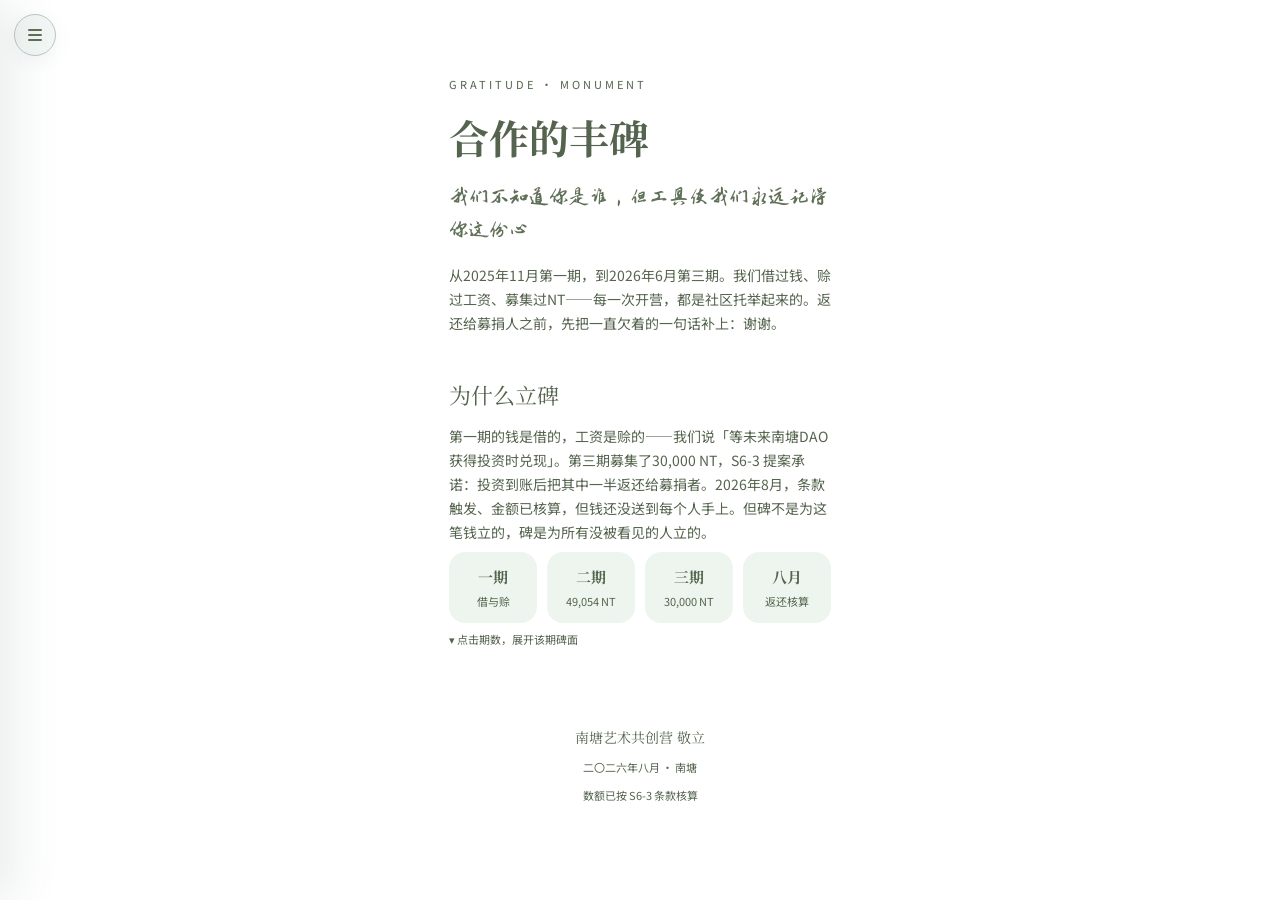
<file: static-site/gratitude-design.html>
<!doctype html>
<html lang="zh-CN">
  <head>
    <meta charset="UTF-8" />
    <meta name="viewport" content="width=device-width, initial-scale=1.0" />
    <title>合作的丰碑 · 南塘艺术共创营</title>
    <meta name="description" content="从2025年11月第一期，到2026年6月第三期。" />
    <meta property="og:title" content="合作的丰碑 · 南塘艺术共创营" />
    <meta property="og:description" content="从2025年11月第一期，到2026年6月第三期。" />
    <link rel="icon" type="image/png" href="assets/images/feature-bird-cutout.png" />
    <link rel="preconnect" href="https://fonts.googleapis.com" />
    <link rel="preconnect" href="https://fonts.gstatic.com" crossorigin />
    <link
      href="https://fonts.googleapis.com/css2?family=Noto+Sans+SC%3Awght%40100..900&family=Noto+Serif+SC%3Awght%40200..900&family=Zhi+Mang+Xing%3Awght%40400&display=swap"
      rel="stylesheet"
    />

    <style>
      *, ::before, ::after {
        box-sizing: border-box;
      }

      body {
        margin: 0;
      }

      /* 手风琴交互 */
      [data-gratitude-panel][hidden] {
        display: none !important;
      }
      /* 展开滚动定位时避开左上角固定菜单按钮（42px + 14px 顶距） */
      [data-gratitude-panel] {
        scroll-margin-top: 70px;
      }
      [data-gratitude-trigger]:focus-visible {
        outline: 2px solid #55644e;
        outline-offset: 3px;
      }
      [data-gratitude-trigger].is-active {
        background-color: #d8e5de !important;
      }
      [data-gratitude-panel] svg[data-pencil-name="展开箭头"] {
        transition: transform 280ms ease;
      }
      [data-gratitude-panel]:not([hidden]) svg[data-pencil-name="展开箭头"] {
        transform: rotate(180deg);
      }
      @media (prefers-reduced-motion: reduce) {
        [data-gratitude-panel] svg[data-pencil-name="展开箭头"] {
          transition: none;
        }
      }
    </style>

    <link rel="stylesheet" href="styles/nav.css" />
  </head>
  <body>
    <div style="box-sizing: border-box; width: 100%; max-width: 430px; margin: 0 auto; display: flex; flex-direction: column; gap: 16px">
      <div
        data-pencil-name="屏1 Hero与颂词"
        style="align-items: flex-start; box-sizing: border-box; display: flex; flex-direction: column; gap: 0px; height: fit-content; justify-content: flex-start; overflow: hidden; width: 100%"
      >
        <div
          data-pencil-name="Hero 碑额"
          style="align-items: flex-start; box-sizing: border-box; display: flex; flex-direction: column; flex-shrink: 0; gap: 16px; height: fit-content; justify-content: flex-start; padding: 76px 24px 44px; width: 100%"
        >
          <div
            data-pencil-name="英文小标签"
            style='box-sizing: border-box; color: #55644E; font-family: "Noto Sans SC", system-ui, sans-serif; font-size: 11px; font-style: normal; font-weight: 400; letter-spacing: 3px; line-height: normal; text-align: left; white-space: nowrap'
          >
            GRATITUDE · MONUMENT
          </div>
          <div
            data-pencil-name="大标题"
            style='box-sizing: border-box; color: #55644E; font-family: "Noto Serif SC", system-ui, sans-serif; font-size: 40px; font-style: normal; font-weight: 700; letter-spacing: 0px; line-height: normal; text-align: left; white-space: nowrap'
          >
            合作的丰碑
          </div>
          <div
            data-pencil-name="手写金句"
            style='box-sizing: border-box; color: #607058; font-family: "Zhi Mang Xing", system-ui, sans-serif; font-size: 22px; font-style: normal; font-weight: 400; letter-spacing: 0px; line-height: 33px; text-align: left; width: 100%'
          >
            我们不知道你是谁，但工具使我们永远记得你这份心
          </div>
          <div
            data-pencil-name="引言"
            style='box-sizing: border-box; color: #55644E; font-family: "Noto Sans SC", system-ui, sans-serif; font-size: 14px; font-style: normal; font-weight: 400; letter-spacing: 0px; line-height: 24px; text-align: left; width: 100%'
          >
            从2025年11月第一期，到2026年6月第三期。我们借过钱、赊过工资、募集过NT——每一次开营，都是社区托举起来的。返还给募捐人之前，先把一直欠着的一句话补上：谢谢。
          </div>
        </div>
        <div
          data-pencil-name="颂词区"
          style="align-items: flex-start; box-sizing: border-box; display: flex; flex-direction: column; flex-shrink: 0; gap: 14px; height: fit-content; justify-content: flex-start; padding: 0px 24px; width: 100%"
        >
          <div
            data-pencil-name="小节标题"
            style='box-sizing: border-box; color: #55644E; font-family: "Noto Serif SC", system-ui, sans-serif; font-size: 22px; font-style: normal; font-weight: 400; letter-spacing: 0px; line-height: normal; text-align: left; white-space: nowrap'
          >
            为什么立碑
          </div>
          <div
            data-pencil-name="颂词正文"
            style='box-sizing: border-box; color: #55644E; font-family: "Noto Sans SC", system-ui, sans-serif; font-size: 14px; font-style: normal; font-weight: 400; letter-spacing: 0px; line-height: 24px; text-align: left; width: 100%'
          >
            第一期的钱是借的，工资是赊的——我们说「等未来南塘DAO获得投资时兑现」。第三期募集了30,000
            NT，S6-3
            提案承诺：投资到账后把其中一半返还给募捐者。2026年8月，条款触发、金额已核算，但钱还没送到每个人手上。但碑不是为这笔钱立的，碑是为所有没被看见的人立的。
          </div>
        </div>
        <div
          data-pencil-name="时间线"
          style="align-items: flex-start; box-sizing: border-box; display: flex; flex-direction: row; flex-shrink: 0; gap: 10px; height: fit-content; justify-content: flex-start; padding: 8px 24px; width: 100%"
        >
          <div
            data-gratitude-trigger="phase-1" role="button" tabindex="0" data-pencil-name="阶段一期"
            style="align-items: center; background-color: #EEF5EE; border-radius: 16px; box-sizing: border-box; display: flex; flex-direction: column; flex: 1 1 0; gap: 6px; height: fit-content; justify-content: flex-start; cursor: pointer; padding: 14px"
          >
            <div
              data-pencil-name="期数"
              style='box-sizing: border-box; color: #55644E; font-family: "Noto Serif SC", system-ui, sans-serif; font-size: 15px; font-style: normal; font-weight: 700; letter-spacing: 0px; line-height: normal; text-align: left; white-space: nowrap'
            >
              一期
            </div>
            <div
              data-pencil-name="事件"
              style='box-sizing: border-box; color: #55644E; font-family: "Noto Sans SC", system-ui, sans-serif; font-size: 11px; font-style: normal; font-weight: 400; letter-spacing: 0px; line-height: normal; text-align: left; white-space: nowrap'
            >
              借与赊
            </div>
          </div>
          <div
            data-gratitude-trigger="phase-2" role="button" tabindex="0" data-pencil-name="阶段二期"
            style="align-items: center; background-color: #EEF5EE; border-radius: 16px; box-sizing: border-box; display: flex; flex-direction: column; flex: 1 1 0; gap: 6px; height: fit-content; justify-content: flex-start; cursor: pointer; padding: 14px"
          >
            <div
              data-pencil-name="期数"
              style='box-sizing: border-box; color: #55644E; font-family: "Noto Serif SC", system-ui, sans-serif; font-size: 15px; font-style: normal; font-weight: 700; letter-spacing: 0px; line-height: normal; text-align: left; white-space: nowrap'
            >
              二期
            </div>
            <div
              data-pencil-name="事件"
              style='box-sizing: border-box; color: #55644E; font-family: "Noto Sans SC", system-ui, sans-serif; font-size: 11px; font-style: normal; font-weight: 400; letter-spacing: 0px; line-height: normal; text-align: left; white-space: nowrap'
            >
              49,054 NT
            </div>
          </div>
          <div
            data-gratitude-trigger="phase-3" role="button" tabindex="0" data-pencil-name="阶段三期"
            style="align-items: center; background-color: #EEF5EE; border-radius: 16px; box-sizing: border-box; display: flex; flex-direction: column; flex: 1 1 0; gap: 6px; height: fit-content; justify-content: flex-start; cursor: pointer; padding: 14px"
          >
            <div
              data-pencil-name="期数"
              style='box-sizing: border-box; color: #55644E; font-family: "Noto Serif SC", system-ui, sans-serif; font-size: 15px; font-style: normal; font-weight: 700; letter-spacing: 0px; line-height: normal; text-align: left; white-space: nowrap'
            >
              三期
            </div>
            <div
              data-pencil-name="事件"
              style='box-sizing: border-box; color: #55644E; font-family: "Noto Sans SC", system-ui, sans-serif; font-size: 11px; font-style: normal; font-weight: 400; letter-spacing: 0px; line-height: normal; text-align: left; white-space: nowrap'
            >
              30,000 NT
            </div>
          </div>
          <div
            data-gratitude-trigger="august" role="button" tabindex="0" data-pencil-name="阶段八月"
            style="align-items: center; background-color: #EEF5EE; border-radius: 16px; box-sizing: border-box; display: flex; flex-direction: column; flex: 1 1 0; gap: 6px; height: fit-content; justify-content: flex-start; cursor: pointer; padding: 14px"
          >
            <div
              data-pencil-name="期数"
              style='box-sizing: border-box; color: #55644E; font-family: "Noto Serif SC", system-ui, sans-serif; font-size: 15px; font-style: normal; font-weight: 700; letter-spacing: 0px; line-height: normal; text-align: left; white-space: nowrap'
            >
              八月
            </div>
            <div
              data-pencil-name="事件"
              style='box-sizing: border-box; color: #55644E; font-family: "Noto Sans SC", system-ui, sans-serif; font-size: 11px; font-style: normal; font-weight: 400; letter-spacing: 0px; line-height: normal; text-align: left; white-space: nowrap'
            >
              返还核算
            </div>
          </div>
        </div>
        <div
          data-pencil-name="展开提示行"
          style="align-items: flex-start; box-sizing: border-box; display: flex; flex-direction: row; flex-shrink: 0; gap: 0px; height: fit-content; justify-content: flex-start; padding: 0px 24px; width: 100%"
        >
          <div
            data-pencil-name="展开提示"
            style='box-sizing: border-box; color: #55644E; font-family: "Noto Sans SC", system-ui, sans-serif; font-size: 11px; font-style: normal; font-weight: 400; letter-spacing: 0px; line-height: normal; text-align: left; white-space: nowrap'
          >
            ▾ 点击期数，展开该期碑面
          </div>
        </div>
      </div>
      <div
        data-pencil-name="屏2 一期二期碑面"
        style="align-items: flex-start; box-sizing: border-box; display: flex; flex-direction: column; gap: 16px; height: fit-content; justify-content: flex-start; overflow: hidden; width: 100%"
      >
        <div
          data-gratitude-panel="phase-1"
          data-pencil-name="面板一期"
          style="align-items: flex-start; background-color: #EEF5EE; border-radius: 26px; box-sizing: border-box; display: flex; flex-direction: column; flex-shrink: 0; gap: 16px; height: fit-content; justify-content: flex-start; padding: 22px; width: 100%"
        >
          <div
            data-pencil-name="面板头"
            style="align-items: center; box-sizing: border-box; display: flex; flex-direction: row; flex-shrink: 0; gap: 12px; height: fit-content; justify-content: flex-start; width: 100%"
          >
            <div
              data-pencil-name="期徽章"
              style="align-items: center; background-color: #55644E; border-radius: 999px; box-sizing: border-box; display: flex; flex-direction: row; flex-shrink: 0; gap: 0px; height: fit-content; justify-content: flex-start; padding: 8px 12px; width: fit-content"
            >
              <div
                data-pencil-name="期数"
                style='box-sizing: border-box; color: #FFFFFF; font-family: "Noto Serif SC", system-ui, sans-serif; font-size: 15px; font-style: normal; font-weight: 700; letter-spacing: 0px; line-height: normal; text-align: left; white-space: nowrap'
              >
                一期
              </div>
            </div>
            <div
              data-pencil-name="题区"
              style="align-items: flex-start; box-sizing: border-box; display: flex; flex-direction: column; flex: 1 1 0; gap: 2px; height: fit-content; justify-content: flex-start"
            >
              <div
                data-pencil-name="主题"
                style='box-sizing: border-box; color: #55644E; font-family: "Noto Serif SC", system-ui, sans-serif; font-size: 18px; font-style: normal; font-weight: 700; letter-spacing: 0px; line-height: normal; text-align: left; white-space: nowrap'
              >
                南塘
              </div>
              <div
                data-pencil-name="副题"
                style='box-sizing: border-box; color: #55644E; font-family: "Noto Sans SC", system-ui, sans-serif; font-size: 11px; font-style: normal; font-weight: 400; letter-spacing: 0px; line-height: normal; text-align: left; white-space: nowrap'
              >
                2025.11 · 免费 · 15 天 · 探路
              </div>
            </div>
            <svg
              data-pencil-name="展开箭头"
              data-icon-name="chevron-down"
              data-icon-set="lucide"
              viewBox="0 0 13.99993896484375 14"
              preserveAspectRatio="xMidYMid meet"
              xmlns="http://www.w3.org/2000/svg"
              style="box-sizing: border-box; flex-shrink: 0; height: 18px; width: 18px"
            >
              <path
                d="M3.34619 4.68945q-0.25293 0.08545-0.37939 0.30762-0.04102 0.08545-0.04102 0.25293 0 0.16748 0.04785 0.25977 0.05127 0.08887 1.8628 1.9038 1.81494 1.81152 1.9038 1.8628 0.09229 0.04785 0.25977 0.04785 0.16748 0 0.25635-0.04785 0.09229-0.05127 1.90381-1.8628 1.81494-1.81494 1.86279-1.9038 0.05127-0.09229 0.05127-0.25977 0-0.16748-0.04102-0.25293-0.09912-0.16748-0.28027-0.2666-0.05811-0.02734-0.09912-0.04102-0.04102-0.01367-0.15381-0.01367-0.11279 0-0.15381 0.01367-0.04101 0.01367-0.11279 0.04102-0.09912 0.05811-1.66455 1.62695l-1.56885 1.56543-2.82666-2.81299q-0.31104-0.29395-0.42041-0.37939-0.08545-0.05469-0.19824-0.05469l-0.02735 0q-0.14014 0-0.18115 0.01367z"
                fill="#6B7C63"
              ></path>
            </svg>
          </div>
          <div
            data-pencil-name="回响数据行"
            style="align-items: flex-start; box-sizing: border-box; display: flex; flex-direction: row; flex-shrink: 0; gap: 10px; height: fit-content; justify-content: flex-start; width: 100%"
          >
            <div
              data-pencil-name="数据牌-人参与"
              style="align-items: flex-start; background-color: #FFFFFF; border-radius: 16px; box-sizing: border-box; display: flex; flex-direction: column; flex: 1 1 0; gap: 3px; height: fit-content; justify-content: flex-start; padding: 12px"
            >
              <div
                data-pencil-name="数值"
                style='box-sizing: border-box; color: #55644E; font-family: "Noto Serif SC", system-ui, sans-serif; font-size: 20px; font-style: normal; font-weight: 700; letter-spacing: 0px; line-height: normal; text-align: left; white-space: nowrap'
              >
                22
              </div>
              <div
                data-pencil-name="标签"
                style='box-sizing: border-box; color: #55644E; font-family: "Noto Sans SC", system-ui, sans-serif; font-size: 11px; font-style: normal; font-weight: 400; letter-spacing: 0px; line-height: normal; text-align: left; white-space: nowrap'
              >
                位共创人
              </div>
            </div>
            <div
              data-pencil-name="数据牌-天"
              style="align-items: flex-start; background-color: #FFFFFF; border-radius: 16px; box-sizing: border-box; display: flex; flex-direction: column; flex: 1 1 0; gap: 3px; height: fit-content; justify-content: flex-start; padding: 12px"
            >
              <div
                data-pencil-name="数值"
                style='box-sizing: border-box; color: #55644E; font-family: "Noto Serif SC", system-ui, sans-serif; font-size: 20px; font-style: normal; font-weight: 700; letter-spacing: 0px; line-height: normal; text-align: left; white-space: nowrap'
              >
                15
              </div>
              <div
                data-pencil-name="标签"
                style='box-sizing: border-box; color: #55644E; font-family: "Noto Sans SC", system-ui, sans-serif; font-size: 11px; font-style: normal; font-weight: 400; letter-spacing: 0px; line-height: normal; text-align: left; white-space: nowrap'
              >
                天
              </div>
            </div>
            <div
              data-pencil-name="数据牌-元借款已还"
              style="align-items: flex-start; background-color: #FFFFFF; border-radius: 16px; box-sizing: border-box; display: flex; flex-direction: column; flex: 1 1 0; gap: 3px; height: fit-content; justify-content: flex-start; padding: 12px"
            >
              <div
                data-pencil-name="数值"
                style='box-sizing: border-box; color: #55644E; font-family: "Noto Serif SC", system-ui, sans-serif; font-size: 20px; font-style: normal; font-weight: 700; letter-spacing: 0px; line-height: normal; text-align: left; white-space: nowrap'
              >
                10,000
              </div>
              <div
                data-pencil-name="标签"
                style='box-sizing: border-box; color: #55644E; font-family: "Noto Sans SC", system-ui, sans-serif; font-size: 11px; font-style: normal; font-weight: 400; letter-spacing: 0px; line-height: normal; text-align: left; white-space: nowrap'
              >
                元借款已还
              </div>
            </div>
          </div>
          <div
            data-pencil-name="名单块-项目组"
            style="align-items: flex-start; box-sizing: border-box; display: flex; flex-direction: column; flex-shrink: 0; gap: 8px; height: fit-content; justify-content: flex-start; width: 100%"
          >
            <div
              data-pencil-name="块标签"
              style='box-sizing: border-box; color: #607058; font-family: "Noto Sans SC", system-ui, sans-serif; font-size: 12px; font-style: normal; font-weight: 700; letter-spacing: 1px; line-height: normal; text-align: left; white-space: nowrap'
            >
              项目组
            </div>
            <div
              data-pencil-name="名字行"
              style="align-items: flex-start; box-sizing: border-box; display: flex; flex-direction: row; flex-shrink: 0; gap: 8px; height: fit-content; justify-content: flex-start; width: 100%"
            >
              <div
                data-pencil-name="名字"
                style='box-sizing: border-box; color: #55644E; font-family: "Noto Serif SC", system-ui, sans-serif; font-size: 15px; font-style: normal; font-weight: 400; letter-spacing: 0px; line-height: normal; text-align: left; white-space: nowrap'
              >
                砚仁
              </div>
              <div
                data-pencil-name="名字"
                style='box-sizing: border-box; color: #55644E; font-family: "Noto Serif SC", system-ui, sans-serif; font-size: 15px; font-style: normal; font-weight: 400; letter-spacing: 0px; line-height: normal; text-align: left; white-space: nowrap'
              >
                小白
              </div>
              <div
                data-pencil-name="名字"
                style='box-sizing: border-box; color: #55644E; font-family: "Noto Serif SC", system-ui, sans-serif; font-size: 15px; font-style: normal; font-weight: 400; letter-spacing: 0px; line-height: normal; text-align: left; white-space: nowrap'
              >
                朝林
              </div>
              <div
                data-pencil-name="名字"
                style='box-sizing: border-box; color: #55644E; font-family: "Noto Serif SC", system-ui, sans-serif; font-size: 15px; font-style: normal; font-weight: 400; letter-spacing: 0px; line-height: normal; text-align: left; white-space: nowrap'
              >
                跳
              </div>
            </div>
            <div
              data-pencil-name="名字行"
              style="align-items: flex-start; box-sizing: border-box; display: flex; flex-direction: row; flex-shrink: 0; gap: 8px; height: fit-content; justify-content: flex-start; width: 100%"
            >
              <div
                data-pencil-name="名字"
                style='box-sizing: border-box; color: #55644E; font-family: "Noto Serif SC", system-ui, sans-serif; font-size: 15px; font-style: normal; font-weight: 400; letter-spacing: 0px; line-height: normal; text-align: left; white-space: nowrap'
              >
                kiko
              </div>
            </div>
          </div>
          <div
            data-pencil-name="名单块-共建者（学员→工作人员）"
            style="align-items: flex-start; box-sizing: border-box; display: flex; flex-direction: column; flex-shrink: 0; gap: 8px; height: fit-content; justify-content: flex-start; width: 100%"
          >
            <div
              data-pencil-name="块标签"
              style='box-sizing: border-box; color: #607058; font-family: "Noto Sans SC", system-ui, sans-serif; font-size: 12px; font-style: normal; font-weight: 700; letter-spacing: 1px; line-height: normal; text-align: left; white-space: nowrap'
            >
              共建者（学员→工作人员）
            </div>
            <div
              data-pencil-name="名字行"
              style="align-items: flex-start; box-sizing: border-box; display: flex; flex-direction: row; flex-shrink: 0; gap: 8px; height: fit-content; justify-content: flex-start; width: 100%"
            >
              <div
                data-pencil-name="名字"
                style='box-sizing: border-box; color: #55644E; font-family: "Noto Serif SC", system-ui, sans-serif; font-size: 15px; font-style: normal; font-weight: 400; letter-spacing: 0px; line-height: normal; text-align: left; white-space: nowrap'
              >
                淅淅
              </div>
              <div
                data-pencil-name="名字"
                style='box-sizing: border-box; color: #55644E; font-family: "Noto Serif SC", system-ui, sans-serif; font-size: 15px; font-style: normal; font-weight: 400; letter-spacing: 0px; line-height: normal; text-align: left; white-space: nowrap'
              >
                小红
              </div>
              <div
                data-pencil-name="名字"
                style='box-sizing: border-box; color: #55644E; font-family: "Noto Serif SC", system-ui, sans-serif; font-size: 15px; font-style: normal; font-weight: 400; letter-spacing: 0px; line-height: normal; text-align: left; white-space: nowrap'
              >
                cc
              </div>
              <div
                data-pencil-name="名字"
                style='box-sizing: border-box; color: #55644E; font-family: "Noto Serif SC", system-ui, sans-serif; font-size: 15px; font-style: normal; font-weight: 400; letter-spacing: 0px; line-height: normal; text-align: left; white-space: nowrap'
              >
                嘉彬
              </div>
            </div>
            <div
              data-pencil-name="名字行"
              style="align-items: flex-start; box-sizing: border-box; display: flex; flex-direction: row; flex-shrink: 0; gap: 8px; height: fit-content; justify-content: flex-start; width: 100%"
            >
              <div
                data-pencil-name="名字"
                style='box-sizing: border-box; color: #55644E; font-family: "Noto Serif SC", system-ui, sans-serif; font-size: 15px; font-style: normal; font-weight: 400; letter-spacing: 0px; line-height: normal; text-align: left; white-space: nowrap'
              >
                kiko
              </div>
              <div
                data-pencil-name="名字"
                style='box-sizing: border-box; color: #55644E; font-family: "Noto Serif SC", system-ui, sans-serif; font-size: 15px; font-style: normal; font-weight: 400; letter-spacing: 0px; line-height: normal; text-align: left; white-space: nowrap'
              >
                周周
              </div>
            </div>
          </div>
          <div
            data-pencil-name="故事句"
            style="align-items: center; background-color: #F7F2E6; border-radius: 16px; box-sizing: border-box; display: flex; flex-direction: row; flex-shrink: 0; gap: 8px; height: fit-content; justify-content: flex-start; padding: 14px; width: 100%"
          >
            <div
              data-pencil-name="故事"
              style='box-sizing: border-box; color: #607058; flex: 1 1 0; font-family: "Noto Sans SC", system-ui, sans-serif; font-size: 12px; font-style: normal; font-weight: 400; letter-spacing: 0px; line-height: 19px; text-align: left'
            >
              钱是借的，工资是赊的——「等未来南塘DAO获得投资时兑现」。这笔债，我们一直记得。
            </div>
          </div>
        </div>
        <div
          data-gratitude-panel="phase-2"
          data-pencil-name="面板二期"
          style="align-items: flex-start; background-color: #EEF5EE; border-radius: 26px; box-sizing: border-box; display: flex; flex-direction: column; flex-shrink: 0; gap: 16px; height: fit-content; justify-content: flex-start; padding: 22px; width: 100%"
        >
          <div
            data-pencil-name="面板头"
            style="align-items: center; box-sizing: border-box; display: flex; flex-direction: row; flex-shrink: 0; gap: 12px; height: fit-content; justify-content: flex-start; width: 100%"
          >
            <div
              data-pencil-name="期徽章"
              style="align-items: center; background-color: #55644E; border-radius: 999px; box-sizing: border-box; display: flex; flex-direction: row; flex-shrink: 0; gap: 0px; height: fit-content; justify-content: flex-start; padding: 8px 12px; width: fit-content"
            >
              <div
                data-pencil-name="期数"
                style='box-sizing: border-box; color: #FFFFFF; font-family: "Noto Serif SC", system-ui, sans-serif; font-size: 15px; font-style: normal; font-weight: 700; letter-spacing: 0px; line-height: normal; text-align: left; white-space: nowrap'
              >
                二期
              </div>
            </div>
            <div
              data-pencil-name="题区"
              style="align-items: flex-start; box-sizing: border-box; display: flex; flex-direction: column; flex: 1 1 0; gap: 2px; height: fit-content; justify-content: flex-start"
            >
              <div
                data-pencil-name="主题"
                style='box-sizing: border-box; color: #55644E; font-family: "Noto Serif SC", system-ui, sans-serif; font-size: 18px; font-style: normal; font-weight: 700; letter-spacing: 0px; line-height: normal; text-align: left; white-space: nowrap'
              >
                南塘人物志
              </div>
              <div
                data-pencil-name="副题"
                style='box-sizing: border-box; color: #55644E; font-family: "Noto Sans SC", system-ui, sans-serif; font-size: 11px; font-style: normal; font-weight: 400; letter-spacing: 0px; line-height: normal; text-align: left; white-space: nowrap'
              >
                2026.1-2 · 300元 · 跨春节 · 满员
              </div>
            </div>
            <svg
              data-pencil-name="展开箭头"
              data-icon-name="chevron-down"
              data-icon-set="lucide"
              viewBox="0 0 13.99993896484375 14"
              preserveAspectRatio="xMidYMid meet"
              xmlns="http://www.w3.org/2000/svg"
              style="box-sizing: border-box; flex-shrink: 0; height: 18px; width: 18px"
            >
              <path
                d="M3.34619 4.68945q-0.25293 0.08545-0.37939 0.30762-0.04102 0.08545-0.04102 0.25293 0 0.16748 0.04785 0.25977 0.05127 0.08887 1.8628 1.9038 1.81494 1.81152 1.9038 1.8628 0.09229 0.04785 0.25977 0.04785 0.16748 0 0.25635-0.04785 0.09229-0.05127 1.90381-1.8628 1.81494-1.81494 1.86279-1.9038 0.05127-0.09229 0.05127-0.25977 0-0.16748-0.04102-0.25293-0.09912-0.16748-0.28027-0.2666-0.05811-0.02734-0.09912-0.04102-0.04102-0.01367-0.15381-0.01367-0.11279 0-0.15381 0.01367-0.04101 0.01367-0.11279 0.04102-0.09912 0.05811-1.66455 1.62695l-1.56885 1.56543-2.82666-2.81299q-0.31104-0.29395-0.42041-0.37939-0.08545-0.05469-0.19824-0.05469l-0.02735 0q-0.14014 0-0.18115 0.01367z"
                fill="#6B7C63"
              ></path>
            </svg>
          </div>
          <div
            data-pencil-name="回响数据行"
            style="align-items: flex-start; box-sizing: border-box; display: flex; flex-direction: row; flex-shrink: 0; gap: 10px; height: fit-content; justify-content: flex-start; width: 100%"
          >
            <div
              data-pencil-name="数据牌-NT 募捐"
              style="align-items: flex-start; background-color: #FFFFFF; border-radius: 16px; box-sizing: border-box; display: flex; flex-direction: column; flex: 1 1 0; gap: 3px; height: fit-content; justify-content: flex-start; padding: 12px"
            >
              <div
                data-pencil-name="数值"
                style='box-sizing: border-box; color: #55644E; font-family: "Noto Serif SC", system-ui, sans-serif; font-size: 20px; font-style: normal; font-weight: 700; letter-spacing: 0px; line-height: normal; text-align: left; white-space: nowrap'
              >
                49,054
              </div>
              <div
                data-pencil-name="标签"
                style='box-sizing: border-box; color: #55644E; font-family: "Noto Sans SC", system-ui, sans-serif; font-size: 11px; font-style: normal; font-weight: 400; letter-spacing: 0px; line-height: normal; text-align: left; white-space: nowrap'
              >
                NT 募捐
              </div>
            </div>
            <div
              data-pencil-name="数据牌-位捐助人"
              style="align-items: flex-start; background-color: #FFFFFF; border-radius: 16px; box-sizing: border-box; display: flex; flex-direction: column; flex: 1 1 0; gap: 3px; height: fit-content; justify-content: flex-start; padding: 12px"
            >
              <div
                data-pencil-name="数值"
                style='box-sizing: border-box; color: #55644E; font-family: "Noto Serif SC", system-ui, sans-serif; font-size: 20px; font-style: normal; font-weight: 700; letter-spacing: 0px; line-height: normal; text-align: left; white-space: nowrap'
              >
                11
              </div>
              <div
                data-pencil-name="标签"
                style='box-sizing: border-box; color: #55644E; font-family: "Noto Sans SC", system-ui, sans-serif; font-size: 11px; font-style: normal; font-weight: 400; letter-spacing: 0px; line-height: normal; text-align: left; white-space: nowrap'
              >
                位捐助人
              </div>
            </div>
            <div
              data-pencil-name="数据牌-位村民访谈"
              style="align-items: flex-start; background-color: #FFFFFF; border-radius: 16px; box-sizing: border-box; display: flex; flex-direction: column; flex: 1 1 0; gap: 3px; height: fit-content; justify-content: flex-start; padding: 12px"
            >
              <div
                data-pencil-name="数值"
                style='box-sizing: border-box; color: #55644E; font-family: "Noto Serif SC", system-ui, sans-serif; font-size: 20px; font-style: normal; font-weight: 700; letter-spacing: 0px; line-height: normal; text-align: left; white-space: nowrap'
              >
                20
              </div>
              <div
                data-pencil-name="标签"
                style='box-sizing: border-box; color: #55644E; font-family: "Noto Sans SC", system-ui, sans-serif; font-size: 11px; font-style: normal; font-weight: 400; letter-spacing: 0px; line-height: normal; text-align: left; white-space: nowrap'
              >
                位村民访谈
              </div>
            </div>
          </div>
          <div
            data-pencil-name="名单块-项目组"
            style="align-items: flex-start; box-sizing: border-box; display: flex; flex-direction: column; flex-shrink: 0; gap: 8px; height: fit-content; justify-content: flex-start; width: 100%"
          >
            <div
              data-pencil-name="块标签"
              style='box-sizing: border-box; color: #607058; font-family: "Noto Sans SC", system-ui, sans-serif; font-size: 12px; font-style: normal; font-weight: 700; letter-spacing: 1px; line-height: normal; text-align: left; white-space: nowrap'
            >
              项目组
            </div>
            <div
              data-pencil-name="名字行"
              style="align-items: flex-start; box-sizing: border-box; display: flex; flex-direction: row; flex-shrink: 0; gap: 8px; height: fit-content; justify-content: flex-start; width: 100%"
            >
              <div
                data-pencil-name="名字"
                style='box-sizing: border-box; color: #55644E; font-family: "Noto Serif SC", system-ui, sans-serif; font-size: 15px; font-style: normal; font-weight: 400; letter-spacing: 0px; line-height: normal; text-align: left; white-space: nowrap'
              >
                砚仁
              </div>
              <div
                data-pencil-name="名字"
                style='box-sizing: border-box; color: #55644E; font-family: "Noto Serif SC", system-ui, sans-serif; font-size: 15px; font-style: normal; font-weight: 400; letter-spacing: 0px; line-height: normal; text-align: left; white-space: nowrap'
              >
                小白
              </div>
              <div
                data-pencil-name="名字"
                style='box-sizing: border-box; color: #55644E; font-family: "Noto Serif SC", system-ui, sans-serif; font-size: 15px; font-style: normal; font-weight: 400; letter-spacing: 0px; line-height: normal; text-align: left; white-space: nowrap'
              >
                朝林
              </div>
              <div
                data-pencil-name="名字"
                style='box-sizing: border-box; color: #55644E; font-family: "Noto Serif SC", system-ui, sans-serif; font-size: 15px; font-style: normal; font-weight: 400; letter-spacing: 0px; line-height: normal; text-align: left; white-space: nowrap'
              >
                跳
              </div>
            </div>
            <div
              data-pencil-name="名字行"
              style="align-items: flex-start; box-sizing: border-box; display: flex; flex-direction: row; flex-shrink: 0; gap: 8px; height: fit-content; justify-content: flex-start; width: 100%"
            >
              <div
                data-pencil-name="名字"
                style='box-sizing: border-box; color: #55644E; font-family: "Noto Serif SC", system-ui, sans-serif; font-size: 15px; font-style: normal; font-weight: 400; letter-spacing: 0px; line-height: normal; text-align: left; white-space: nowrap'
              >
                kiko
              </div>
              <div
                data-pencil-name="名字"
                style='box-sizing: border-box; color: #55644E; font-family: "Noto Serif SC", system-ui, sans-serif; font-size: 15px; font-style: normal; font-weight: 400; letter-spacing: 0px; line-height: normal; text-align: left; white-space: nowrap'
              >
                淅淅
              </div>
              <div
                data-pencil-name="名字"
                style='box-sizing: border-box; color: #55644E; font-family: "Noto Serif SC", system-ui, sans-serif; font-size: 15px; font-style: normal; font-weight: 400; letter-spacing: 0px; line-height: normal; text-align: left; white-space: nowrap'
              >
                小红
              </div>
              <div
                data-pencil-name="名字"
                style='box-sizing: border-box; color: #55644E; font-family: "Noto Serif SC", system-ui, sans-serif; font-size: 15px; font-style: normal; font-weight: 400; letter-spacing: 0px; line-height: normal; text-align: left; white-space: nowrap'
              >
                嘉彬
              </div>
            </div>
            <div
              data-pencil-name="名字行"
              style="align-items: flex-start; box-sizing: border-box; display: flex; flex-direction: row; flex-shrink: 0; gap: 8px; height: fit-content; justify-content: flex-start; width: 100%"
            >
              <div
                data-pencil-name="名字"
                style='box-sizing: border-box; color: #55644E; font-family: "Noto Serif SC", system-ui, sans-serif; font-size: 15px; font-style: normal; font-weight: 400; letter-spacing: 0px; line-height: normal; text-align: left; white-space: nowrap'
              >
                周周
              </div>
            </div>
          </div>
          <div
            data-pencil-name="名单块-捐助人"
            style="align-items: flex-start; box-sizing: border-box; display: flex; flex-direction: column; flex-shrink: 0; gap: 8px; height: fit-content; justify-content: flex-start; width: 100%"
          >
            <div
              data-pencil-name="块标签"
              style='box-sizing: border-box; color: #607058; font-family: "Noto Sans SC", system-ui, sans-serif; font-size: 12px; font-style: normal; font-weight: 700; letter-spacing: 1px; line-height: normal; text-align: left; white-space: nowrap'
            >
              捐助人
            </div>
            <div
              data-pencil-name="名字行"
              style="align-items: flex-start; box-sizing: border-box; display: flex; flex-direction: row; flex-shrink: 0; gap: 8px; height: fit-content; justify-content: flex-start; width: 100%"
            >
              <div
                data-pencil-name="名字"
                style='box-sizing: border-box; color: #55644E; font-family: "Noto Serif SC", system-ui, sans-serif; font-size: 15px; font-style: normal; font-weight: 400; letter-spacing: 0px; line-height: normal; text-align: left; white-space: nowrap'
              >
                小白
              </div>
              <div
                data-pencil-name="名字"
                style='box-sizing: border-box; color: #55644E; font-family: "Noto Serif SC", system-ui, sans-serif; font-size: 15px; font-style: normal; font-weight: 400; letter-spacing: 0px; line-height: normal; text-align: left; white-space: nowrap'
              >
                富章
              </div>
              <div
                data-pencil-name="名字"
                style='box-sizing: border-box; color: #55644E; font-family: "Noto Serif SC", system-ui, sans-serif; font-size: 15px; font-style: normal; font-weight: 400; letter-spacing: 0px; line-height: normal; text-align: left; white-space: nowrap'
              >
                淑惠
              </div>
              <div
                data-pencil-name="名字"
                style='box-sizing: border-box; color: #55644E; font-family: "Noto Serif SC", system-ui, sans-serif; font-size: 15px; font-style: normal; font-weight: 400; letter-spacing: 0px; line-height: normal; text-align: left; white-space: nowrap'
              >
                跳
              </div>
            </div>
            <div
              data-pencil-name="名字行"
              style="align-items: flex-start; box-sizing: border-box; display: flex; flex-direction: row; flex-shrink: 0; gap: 8px; height: fit-content; justify-content: flex-start; width: 100%"
            >
              <div
                data-pencil-name="名字"
                style='box-sizing: border-box; color: #55644E; font-family: "Noto Serif SC", system-ui, sans-serif; font-size: 15px; font-style: normal; font-weight: 400; letter-spacing: 0px; line-height: normal; text-align: left; white-space: nowrap'
              >
                砚仁
              </div>
              <div
                data-pencil-name="名字"
                style='box-sizing: border-box; color: #55644E; font-family: "Noto Serif SC", system-ui, sans-serif; font-size: 15px; font-style: normal; font-weight: 400; letter-spacing: 0px; line-height: normal; text-align: left; white-space: nowrap'
              >
                合作社
              </div>
              <div
                data-pencil-name="名字"
                style='box-sizing: border-box; color: #55644E; font-family: "Noto Serif SC", system-ui, sans-serif; font-size: 15px; font-style: normal; font-weight: 400; letter-spacing: 0px; line-height: normal; text-align: left; white-space: nowrap'
              >
                虹阳
              </div>
              <div
                data-pencil-name="名字"
                style='box-sizing: border-box; color: #55644E; font-family: "Noto Serif SC", system-ui, sans-serif; font-size: 15px; font-style: normal; font-weight: 400; letter-spacing: 0px; line-height: normal; text-align: left; white-space: nowrap'
              >
                狮蛮
              </div>
            </div>
            <div
              data-pencil-name="名字行"
              style="align-items: flex-start; box-sizing: border-box; display: flex; flex-direction: row; flex-shrink: 0; gap: 8px; height: fit-content; justify-content: flex-start; width: 100%"
            >
              <div
                data-pencil-name="名字"
                style='box-sizing: border-box; color: #55644E; font-family: "Noto Serif SC", system-ui, sans-serif; font-size: 15px; font-style: normal; font-weight: 400; letter-spacing: 0px; line-height: normal; text-align: left; white-space: nowrap'
              >
                朝林
              </div>
              <div
                data-pencil-name="名字"
                style='box-sizing: border-box; color: #55644E; font-family: "Noto Serif SC", system-ui, sans-serif; font-size: 15px; font-style: normal; font-weight: 400; letter-spacing: 0px; line-height: normal; text-align: left; white-space: nowrap'
              >
                余星
              </div>
              <div
                data-pencil-name="名字"
                style='box-sizing: border-box; color: #55644E; font-family: "Noto Serif SC", system-ui, sans-serif; font-size: 15px; font-style: normal; font-weight: 400; letter-spacing: 0px; line-height: normal; text-align: left; white-space: nowrap'
              >
                高琳
              </div>
            </div>
          </div>
          <div
            data-pencil-name="名单块-共建者（二期学员）"
            style="align-items: flex-start; box-sizing: border-box; display: flex; flex-direction: column; flex-shrink: 0; gap: 8px; height: fit-content; justify-content: flex-start; width: 100%"
          >
            <div
              data-pencil-name="块标签"
              style='box-sizing: border-box; color: #607058; font-family: "Noto Sans SC", system-ui, sans-serif; font-size: 12px; font-style: normal; font-weight: 700; letter-spacing: 1px; line-height: normal; text-align: left; white-space: nowrap'
            >
              共建者（二期学员）
            </div>
            <div
              data-pencil-name="名字行"
              style="align-items: flex-start; box-sizing: border-box; display: flex; flex-direction: row; flex-shrink: 0; gap: 8px; height: fit-content; justify-content: flex-start; width: 100%"
            >
              <div
                data-pencil-name="名字"
                style='box-sizing: border-box; color: #55644E; font-family: "Noto Serif SC", system-ui, sans-serif; font-size: 15px; font-style: normal; font-weight: 400; letter-spacing: 0px; line-height: normal; text-align: left; white-space: nowrap'
              >
                若曦
              </div>
              <div
                data-pencil-name="名字"
                style='box-sizing: border-box; color: #55644E; font-family: "Noto Serif SC", system-ui, sans-serif; font-size: 15px; font-style: normal; font-weight: 400; letter-spacing: 0px; line-height: normal; text-align: left; white-space: nowrap'
              >
                菱形
              </div>
              <div
                data-pencil-name="名字"
                style='box-sizing: border-box; color: #55644E; font-family: "Noto Serif SC", system-ui, sans-serif; font-size: 15px; font-style: normal; font-weight: 400; letter-spacing: 0px; line-height: normal; text-align: left; white-space: nowrap'
              >
                振强
              </div>
            </div>
          </div>
          <div
            data-pencil-name="故事句"
            style="align-items: center; background-color: #F7F2E6; border-radius: 16px; box-sizing: border-box; display: flex; flex-direction: row; flex-shrink: 0; gap: 8px; height: fit-content; justify-content: flex-start; padding: 14px; width: 100%"
          >
            <div
              data-pencil-name="故事"
              style='box-sizing: border-box; color: #607058; flex: 1 1 0; font-family: "Noto Sans SC", system-ui, sans-serif; font-size: 12px; font-style: normal; font-weight: 400; letter-spacing: 0px; line-height: 19px; text-align: left'
            >
              那期没有承诺返还，只承诺一封感谢信。这封信，就是这座碑。
            </div>
          </div>
        </div>
      </div>
      <div
        data-pencil-name="屏3 三期碑面"
        style="align-items: flex-start; box-sizing: border-box; display: flex; flex-direction: column; gap: 0px; height: fit-content; justify-content: flex-start; overflow: hidden; width: 100%"
      >
        <div
          data-gratitude-panel="phase-3"
          data-pencil-name="面板三期"
          style="align-items: flex-start; background-color: #EEF5EE; border-radius: 26px; box-sizing: border-box; display: flex; flex-direction: column; flex-shrink: 0; gap: 16px; height: fit-content; justify-content: flex-start; padding: 22px; width: 100%"
        >
          <div
            data-pencil-name="面板头"
            style="align-items: center; box-sizing: border-box; display: flex; flex-direction: row; flex-shrink: 0; gap: 12px; height: fit-content; justify-content: flex-start; width: 100%"
          >
            <div
              data-pencil-name="期徽章"
              style="align-items: center; background-color: #55644E; border-radius: 999px; box-sizing: border-box; display: flex; flex-direction: row; flex-shrink: 0; gap: 0px; height: fit-content; justify-content: flex-start; padding: 8px 12px; width: fit-content"
            >
              <div
                data-pencil-name="期数"
                style='box-sizing: border-box; color: #FFFFFF; font-family: "Noto Serif SC", system-ui, sans-serif; font-size: 15px; font-style: normal; font-weight: 700; letter-spacing: 0px; line-height: normal; text-align: left; white-space: nowrap'
              >
                三期
              </div>
            </div>
            <div
              data-pencil-name="题区"
              style="align-items: flex-start; box-sizing: border-box; display: flex; flex-direction: column; flex: 1 1 0; gap: 2px; height: fit-content; justify-content: flex-start"
            >
              <div
                data-pencil-name="主题"
                style='box-sizing: border-box; color: #55644E; font-family: "Noto Serif SC", system-ui, sans-serif; font-size: 18px; font-style: normal; font-weight: 700; letter-spacing: 0px; line-height: normal; text-align: left; white-space: nowrap'
              >
                寻找
              </div>
              <div
                data-pencil-name="副题"
                style='box-sizing: border-box; color: #55644E; font-family: "Noto Sans SC", system-ui, sans-serif; font-size: 11px; font-style: normal; font-weight: 400; letter-spacing: 0px; line-height: normal; text-align: left; white-space: nowrap'
              >
                2026.6 · 599元 · 17 天 · NT 系统首次完整运行
              </div>
            </div>
            <svg
              data-pencil-name="展开箭头"
              data-icon-name="chevron-down"
              data-icon-set="lucide"
              viewBox="0 0 13.99993896484375 14"
              preserveAspectRatio="xMidYMid meet"
              xmlns="http://www.w3.org/2000/svg"
              style="box-sizing: border-box; flex-shrink: 0; height: 18px; width: 18px"
            >
              <path
                d="M3.34619 4.68945q-0.25293 0.08545-0.37939 0.30762-0.04102 0.08545-0.04102 0.25293 0 0.16748 0.04785 0.25977 0.05127 0.08887 1.8628 1.9038 1.81494 1.81152 1.9038 1.8628 0.09229 0.04785 0.25977 0.04785 0.16748 0 0.25635-0.04785 0.09229-0.05127 1.90381-1.8628 1.81494-1.81494 1.86279-1.9038 0.05127-0.09229 0.05127-0.25977 0-0.16748-0.04102-0.25293-0.09912-0.16748-0.28027-0.2666-0.05811-0.02734-0.09912-0.04102-0.04102-0.01367-0.15381-0.01367-0.11279 0-0.15381 0.01367-0.04101 0.01367-0.11279 0.04102-0.09912 0.05811-1.66455 1.62695l-1.56885 1.56543-2.82666-2.81299q-0.31104-0.29395-0.42041-0.37939-0.08545-0.05469-0.19824-0.05469l-0.02735 0q-0.14014 0-0.18115 0.01367z"
                fill="#6B7C63"
              ></path>
            </svg>
          </div>
          <div
            data-pencil-name="回响数据行"
            style="align-items: flex-start; box-sizing: border-box; display: flex; flex-direction: row; flex-shrink: 0; gap: 10px; height: fit-content; justify-content: flex-start; width: 100%"
          >
            <div
              data-pencil-name="数据牌-条任务记录"
              style="align-items: flex-start; background-color: #FFFFFF; border-radius: 16px; box-sizing: border-box; display: flex; flex-direction: column; flex: 1 1 0; gap: 3px; height: fit-content; justify-content: flex-start; padding: 12px"
            >
              <div
                data-pencil-name="数值"
                style='box-sizing: border-box; color: #55644E; font-family: "Noto Serif SC", system-ui, sans-serif; font-size: 20px; font-style: normal; font-weight: 700; letter-spacing: 0px; line-height: normal; text-align: left; white-space: nowrap'
              >
                555
              </div>
              <div
                data-pencil-name="标签"
                style='box-sizing: border-box; color: #55644E; font-family: "Noto Sans SC", system-ui, sans-serif; font-size: 11px; font-style: normal; font-weight: 400; letter-spacing: 0px; line-height: normal; text-align: left; white-space: nowrap'
              >
                条任务记录
              </div>
            </div>
            <div
              data-pencil-name="数据牌-NT 流转"
              style="align-items: flex-start; background-color: #FFFFFF; border-radius: 16px; box-sizing: border-box; display: flex; flex-direction: column; flex: 1 1 0; gap: 3px; height: fit-content; justify-content: flex-start; padding: 12px"
            >
              <div
                data-pencil-name="数值"
                style='box-sizing: border-box; color: #55644E; font-family: "Noto Serif SC", system-ui, sans-serif; font-size: 20px; font-style: normal; font-weight: 700; letter-spacing: 0px; line-height: normal; text-align: left; white-space: nowrap'
              >
                24,293
              </div>
              <div
                data-pencil-name="标签"
                style='box-sizing: border-box; color: #55644E; font-family: "Noto Sans SC", system-ui, sans-serif; font-size: 11px; font-style: normal; font-weight: 400; letter-spacing: 0px; line-height: normal; text-align: left; white-space: nowrap'
              >
                NT 流转
              </div>
            </div>
            <div
              data-pencil-name="数据牌-人参与"
              style="align-items: flex-start; background-color: #FFFFFF; border-radius: 16px; box-sizing: border-box; display: flex; flex-direction: column; flex: 1 1 0; gap: 3px; height: fit-content; justify-content: flex-start; padding: 12px"
            >
              <div
                data-pencil-name="数值"
                style='box-sizing: border-box; color: #55644E; font-family: "Noto Serif SC", system-ui, sans-serif; font-size: 20px; font-style: normal; font-weight: 700; letter-spacing: 0px; line-height: normal; text-align: left; white-space: nowrap'
              >
                26
              </div>
              <div
                data-pencil-name="标签"
                style='box-sizing: border-box; color: #55644E; font-family: "Noto Sans SC", system-ui, sans-serif; font-size: 11px; font-style: normal; font-weight: 400; letter-spacing: 0px; line-height: normal; text-align: left; white-space: nowrap'
              >
                人参与
              </div>
            </div>
          </div>
          <div
            data-pencil-name="名单块-项目组"
            style="align-items: flex-start; box-sizing: border-box; display: flex; flex-direction: column; flex-shrink: 0; gap: 8px; height: fit-content; justify-content: flex-start; width: 100%"
          >
            <div
              data-pencil-name="块标签"
              style='box-sizing: border-box; color: #607058; font-family: "Noto Sans SC", system-ui, sans-serif; font-size: 12px; font-style: normal; font-weight: 700; letter-spacing: 1px; line-height: normal; text-align: left; white-space: nowrap'
            >
              项目组
            </div>
            <div
              data-pencil-name="名字行"
              style="align-items: flex-start; box-sizing: border-box; display: flex; flex-direction: row; flex-shrink: 0; gap: 8px; height: fit-content; justify-content: flex-start; width: 100%"
            >
              <div
                data-pencil-name="名字"
                style='box-sizing: border-box; color: #55644E; font-family: "Noto Serif SC", system-ui, sans-serif; font-size: 15px; font-style: normal; font-weight: 400; letter-spacing: 0px; line-height: normal; text-align: left; white-space: nowrap'
              >
                砚仁
              </div>
              <div
                data-pencil-name="名字"
                style='box-sizing: border-box; color: #55644E; font-family: "Noto Serif SC", system-ui, sans-serif; font-size: 15px; font-style: normal; font-weight: 400; letter-spacing: 0px; line-height: normal; text-align: left; white-space: nowrap'
              >
                小红
              </div>
              <div
                data-pencil-name="名字"
                style='box-sizing: border-box; color: #55644E; font-family: "Noto Serif SC", system-ui, sans-serif; font-size: 15px; font-style: normal; font-weight: 400; letter-spacing: 0px; line-height: normal; text-align: left; white-space: nowrap'
              >
                若曦
              </div>
              <div
                data-pencil-name="名字"
                style='box-sizing: border-box; color: #55644E; font-family: "Noto Serif SC", system-ui, sans-serif; font-size: 15px; font-style: normal; font-weight: 400; letter-spacing: 0px; line-height: normal; text-align: left; white-space: nowrap'
              >
                淅淅
              </div>
            </div>
            <div
              data-pencil-name="名字行"
              style="align-items: flex-start; box-sizing: border-box; display: flex; flex-direction: row; flex-shrink: 0; gap: 8px; height: fit-content; justify-content: flex-start; width: 100%"
            >
              <div
                data-pencil-name="名字"
                style='box-sizing: border-box; color: #55644E; font-family: "Noto Serif SC", system-ui, sans-serif; font-size: 15px; font-style: normal; font-weight: 400; letter-spacing: 0px; line-height: normal; text-align: left; white-space: nowrap'
              >
                高琳
              </div>
            </div>
          </div>
          <div
            data-pencil-name="名单块-捐助人"
            style="align-items: flex-start; box-sizing: border-box; display: flex; flex-direction: column; flex-shrink: 0; gap: 8px; height: fit-content; justify-content: flex-start; width: 100%"
          >
            <div
              data-pencil-name="块标签"
              style='box-sizing: border-box; color: #607058; font-family: "Noto Sans SC", system-ui, sans-serif; font-size: 12px; font-style: normal; font-weight: 700; letter-spacing: 1px; line-height: normal; text-align: left; white-space: nowrap'
            >
              捐助人
            </div>
            <div
              data-pencil-name="名字行"
              style="align-items: flex-start; box-sizing: border-box; display: flex; flex-direction: row; flex-shrink: 0; gap: 8px; height: fit-content; justify-content: flex-start; width: 100%"
            >
              <div
                data-pencil-name="名字"
                style='box-sizing: border-box; color: #55644E; font-family: "Noto Serif SC", system-ui, sans-serif; font-size: 15px; font-style: normal; font-weight: 400; letter-spacing: 0px; line-height: normal; text-align: left; white-space: nowrap'
              >
                跳
              </div>
              <div
                data-pencil-name="名字"
                style='box-sizing: border-box; color: #55644E; font-family: "Noto Serif SC", system-ui, sans-serif; font-size: 15px; font-style: normal; font-weight: 400; letter-spacing: 0px; line-height: normal; text-align: left; white-space: nowrap'
              >
                砚仁
              </div>
              <div
                data-pencil-name="名字"
                style='box-sizing: border-box; color: #55644E; font-family: "Noto Serif SC", system-ui, sans-serif; font-size: 15px; font-style: normal; font-weight: 400; letter-spacing: 0px; line-height: normal; text-align: left; white-space: nowrap'
              >
                必兵
              </div>
              <div
                data-pencil-name="名字"
                style='box-sizing: border-box; color: #55644E; font-family: "Noto Serif SC", system-ui, sans-serif; font-size: 15px; font-style: normal; font-weight: 400; letter-spacing: 0px; line-height: normal; text-align: left; white-space: nowrap'
              >
                小白2
              </div>
            </div>
            <div
              data-pencil-name="名字行"
              style="align-items: flex-start; box-sizing: border-box; display: flex; flex-direction: row; flex-shrink: 0; gap: 8px; height: fit-content; justify-content: flex-start; width: 100%"
            >
              <div
                data-pencil-name="名字"
                style='box-sizing: border-box; color: #55644E; font-family: "Noto Serif SC", system-ui, sans-serif; font-size: 15px; font-style: normal; font-weight: 400; letter-spacing: 0px; line-height: normal; text-align: left; white-space: nowrap'
              >
                狮蛮
              </div>
              <div
                data-pencil-name="名字"
                style='box-sizing: border-box; color: #55644E; font-family: "Noto Serif SC", system-ui, sans-serif; font-size: 15px; font-style: normal; font-weight: 400; letter-spacing: 0px; line-height: normal; text-align: left; white-space: nowrap'
              >
                家乐
              </div>
              <div
                data-pencil-name="名字"
                style='box-sizing: border-box; color: #55644E; font-family: "Noto Serif SC", system-ui, sans-serif; font-size: 15px; font-style: normal; font-weight: 400; letter-spacing: 0px; line-height: normal; text-align: left; white-space: nowrap'
              >
                高琳
              </div>
              <div
                data-pencil-name="名字"
                style='box-sizing: border-box; color: #55644E; font-family: "Noto Serif SC", system-ui, sans-serif; font-size: 15px; font-style: normal; font-weight: 400; letter-spacing: 0px; line-height: normal; text-align: left; white-space: nowrap'
              >
                振
              </div>
            </div>
            <div
              data-pencil-name="名字行"
              style="align-items: flex-start; box-sizing: border-box; display: flex; flex-direction: row; flex-shrink: 0; gap: 8px; height: fit-content; justify-content: flex-start; width: 100%"
            >
              <div
                data-pencil-name="名字"
                style='box-sizing: border-box; color: #55644E; font-family: "Noto Serif SC", system-ui, sans-serif; font-size: 15px; font-style: normal; font-weight: 400; letter-spacing: 0px; line-height: normal; text-align: left; white-space: nowrap'
              >
                9 个链上地址待认领
              </div>
            </div>
          </div>
          <div
            data-pencil-name="名单块-共创人"
            style="align-items: flex-start; box-sizing: border-box; display: flex; flex-direction: column; flex-shrink: 0; gap: 8px; height: fit-content; justify-content: flex-start; width: 100%"
          >
            <div
              data-pencil-name="块标签"
              style='box-sizing: border-box; color: #607058; font-family: "Noto Sans SC", system-ui, sans-serif; font-size: 12px; font-style: normal; font-weight: 700; letter-spacing: 1px; line-height: normal; text-align: left; white-space: nowrap'
            >
              共创人
            </div>
            <div
              data-pencil-name="名字行"
              style="align-items: flex-start; box-sizing: border-box; display: flex; flex-direction: row; flex-shrink: 0; gap: 8px; height: fit-content; justify-content: flex-start; width: 100%"
            >
              <div
                data-pencil-name="名字"
                style='box-sizing: border-box; color: #55644E; font-family: "Noto Serif SC", system-ui, sans-serif; font-size: 15px; font-style: normal; font-weight: 400; letter-spacing: 0px; line-height: normal; text-align: left; white-space: nowrap'
              >
                Gloria
              </div>
              <div
                data-pencil-name="名字"
                style='box-sizing: border-box; color: #55644E; font-family: "Noto Serif SC", system-ui, sans-serif; font-size: 15px; font-style: normal; font-weight: 400; letter-spacing: 0px; line-height: normal; text-align: left; white-space: nowrap'
              >
                西瓜
              </div>
              <div
                data-pencil-name="名字"
                style='box-sizing: border-box; color: #55644E; font-family: "Noto Serif SC", system-ui, sans-serif; font-size: 15px; font-style: normal; font-weight: 400; letter-spacing: 0px; line-height: normal; text-align: left; white-space: nowrap'
              >
                宏心
              </div>
              <div
                data-pencil-name="名字"
                style='box-sizing: border-box; color: #55644E; font-family: "Noto Serif SC", system-ui, sans-serif; font-size: 15px; font-style: normal; font-weight: 400; letter-spacing: 0px; line-height: normal; text-align: left; white-space: nowrap'
              >
                茵籽
              </div>
            </div>
            <div
              data-pencil-name="名字行"
              style="align-items: flex-start; box-sizing: border-box; display: flex; flex-direction: row; flex-shrink: 0; gap: 8px; height: fit-content; justify-content: flex-start; width: 100%"
            >
              <div
                data-pencil-name="名字"
                style='box-sizing: border-box; color: #55644E; font-family: "Noto Serif SC", system-ui, sans-serif; font-size: 15px; font-style: normal; font-weight: 400; letter-spacing: 0px; line-height: normal; text-align: left; white-space: nowrap'
              >
                霜霜
              </div>
              <div
                data-pencil-name="名字"
                style='box-sizing: border-box; color: #55644E; font-family: "Noto Serif SC", system-ui, sans-serif; font-size: 15px; font-style: normal; font-weight: 400; letter-spacing: 0px; line-height: normal; text-align: left; white-space: nowrap'
              >
                若雨
              </div>
              <div
                data-pencil-name="名字"
                style='box-sizing: border-box; color: #55644E; font-family: "Noto Serif SC", system-ui, sans-serif; font-size: 15px; font-style: normal; font-weight: 400; letter-spacing: 0px; line-height: normal; text-align: left; white-space: nowrap'
              >
                念儿
              </div>
              <div
                data-pencil-name="名字"
                style='box-sizing: border-box; color: #55644E; font-family: "Noto Serif SC", system-ui, sans-serif; font-size: 15px; font-style: normal; font-weight: 400; letter-spacing: 0px; line-height: normal; text-align: left; white-space: nowrap'
              >
                辰光
              </div>
            </div>
            <div
              data-pencil-name="名字行"
              style="align-items: flex-start; box-sizing: border-box; display: flex; flex-direction: row; flex-shrink: 0; gap: 8px; height: fit-content; justify-content: flex-start; width: 100%"
            >
              <div
                data-pencil-name="名字"
                style='box-sizing: border-box; color: #55644E; font-family: "Noto Serif SC", system-ui, sans-serif; font-size: 15px; font-style: normal; font-weight: 400; letter-spacing: 0px; line-height: normal; text-align: left; white-space: nowrap'
              >
                慢慢
              </div>
              <div
                data-pencil-name="名字"
                style='box-sizing: border-box; color: #55644E; font-family: "Noto Serif SC", system-ui, sans-serif; font-size: 15px; font-style: normal; font-weight: 400; letter-spacing: 0px; line-height: normal; text-align: left; white-space: nowrap'
              >
                晴子
              </div>
            </div>
          </div>
          <div
            data-pencil-name="名单块-自发任务"
            style="align-items: flex-start; box-sizing: border-box; display: flex; flex-direction: column; flex-shrink: 0; gap: 8px; height: fit-content; justify-content: flex-start; width: 100%"
          >
            <div
              data-pencil-name="块标签"
              style='box-sizing: border-box; color: #607058; font-family: "Noto Sans SC", system-ui, sans-serif; font-size: 12px; font-style: normal; font-weight: 700; letter-spacing: 1px; line-height: normal; text-align: left; white-space: nowrap'
            >
              自发任务
            </div>
            <div
              data-pencil-name="名字行"
              style="align-items: flex-start; box-sizing: border-box; display: flex; flex-direction: row; flex-shrink: 0; gap: 8px; height: fit-content; justify-content: flex-start; width: 100%"
            >
              <div
                data-pencil-name="名字"
                style='box-sizing: border-box; color: #55644E; font-family: "Noto Serif SC", system-ui, sans-serif; font-size: 15px; font-style: normal; font-weight: 400; letter-spacing: 0px; line-height: normal; text-align: left; white-space: nowrap'
              >
                小白
              </div>
              <div
                data-pencil-name="名字"
                style='box-sizing: border-box; color: #55644E; font-family: "Noto Serif SC", system-ui, sans-serif; font-size: 15px; font-style: normal; font-weight: 400; letter-spacing: 0px; line-height: normal; text-align: left; white-space: nowrap'
              >
                文峰
              </div>
              <div
                data-pencil-name="名字"
                style='box-sizing: border-box; color: #55644E; font-family: "Noto Serif SC", system-ui, sans-serif; font-size: 15px; font-style: normal; font-weight: 400; letter-spacing: 0px; line-height: normal; text-align: left; white-space: nowrap'
              >
                恬
              </div>
            </div>
          </div>
          <div
            data-pencil-name="故事句"
            style="align-items: center; background-color: #F7F2E6; border-radius: 16px; box-sizing: border-box; display: flex; flex-direction: row; flex-shrink: 0; gap: 8px; height: fit-content; justify-content: flex-start; padding: 14px; width: 100%"
          >
            <div
              data-pencil-name="故事"
              style='box-sizing: border-box; color: #607058; flex: 1 1 0; font-family: "Noto Sans SC", system-ui, sans-serif; font-size: 12px; font-style: normal; font-weight: 400; letter-spacing: 0px; line-height: 19px; text-align: left'
            >
              6月18日，十位共创人用 1,250 NT 反向支付工作人员的延时费——NT
              第一次从「主办方发给参与者」，变成「参与者之间的协商媒介」。
            </div>
          </div>
        </div>
      </div>
      <div
        data-pencil-name="屏4 八月碑面与落款"
        style="align-items: flex-start; box-sizing: border-box; display: flex; flex-direction: column; gap: 16px; height: fit-content; justify-content: flex-start; overflow: hidden; width: 100%"
      >
        <div
          data-gratitude-panel="august"
          data-pencil-name="面板八月"
          style="align-items: flex-start; background-color: #EEF5EE; border-radius: 26px; box-sizing: border-box; display: flex; flex-direction: column; flex-shrink: 0; gap: 16px; height: fit-content; justify-content: flex-start; padding: 22px; width: 100%"
        >
          <div
            data-pencil-name="面板头"
            style="align-items: center; box-sizing: border-box; display: flex; flex-direction: row; flex-shrink: 0; gap: 12px; height: fit-content; justify-content: flex-start; width: 100%"
          >
            <div
              data-pencil-name="期徽章"
              style="align-items: center; background-color: #55644E; border-radius: 999px; box-sizing: border-box; display: flex; flex-direction: row; flex-shrink: 0; gap: 0px; height: fit-content; justify-content: flex-start; padding: 8px 12px; width: fit-content"
            >
              <div
                data-pencil-name="期数"
                style='box-sizing: border-box; color: #FFFFFF; font-family: "Noto Serif SC", system-ui, sans-serif; font-size: 15px; font-style: normal; font-weight: 700; letter-spacing: 0px; line-height: normal; text-align: left; white-space: nowrap'
              >
                八月
              </div>
            </div>
            <div
              data-pencil-name="题区"
              style="align-items: flex-start; box-sizing: border-box; display: flex; flex-direction: column; flex: 1 1 0; gap: 2px; height: fit-content; justify-content: flex-start"
            >
              <div
                data-pencil-name="主题"
                style='box-sizing: border-box; color: #55644E; font-family: "Noto Serif SC", system-ui, sans-serif; font-size: 18px; font-style: normal; font-weight: 700; letter-spacing: 0px; line-height: normal; text-align: left; white-space: nowrap'
              >
                返还与感谢
              </div>
              <div
                data-pencil-name="副题"
                style='box-sizing: border-box; color: #55644E; font-family: "Noto Sans SC", system-ui, sans-serif; font-size: 11px; font-style: normal; font-weight: 400; letter-spacing: 0px; line-height: normal; text-align: left; white-space: nowrap'
              >
                2026.8 · 依 S6-3 提案与决议
              </div>
            </div>
            <svg
              data-pencil-name="展开箭头"
              data-icon-name="chevron-down"
              data-icon-set="lucide"
              viewBox="0 0 13.99993896484375 14"
              preserveAspectRatio="xMidYMid meet"
              xmlns="http://www.w3.org/2000/svg"
              style="box-sizing: border-box; flex-shrink: 0; height: 18px; width: 18px"
            >
              <path
                d="M3.34619 4.68945q-0.25293 0.08545-0.37939 0.30762-0.04102 0.08545-0.04102 0.25293 0 0.16748 0.04785 0.25977 0.05127 0.08887 1.8628 1.9038 1.81494 1.81152 1.9038 1.8628 0.09229 0.04785 0.25977 0.04785 0.16748 0 0.25635-0.04785 0.09229-0.05127 1.90381-1.8628 1.81494-1.81494 1.86279-1.9038 0.05127-0.09229 0.05127-0.25977 0-0.16748-0.04102-0.25293-0.09912-0.16748-0.28027-0.2666-0.05811-0.02734-0.09912-0.04102-0.04102-0.01367-0.15381-0.01367-0.11279 0-0.15381 0.01367-0.04101 0.01367-0.11279 0.04102-0.09912 0.05811-1.66455 1.62695l-1.56885 1.56543-2.82666-2.81299q-0.31104-0.29395-0.42041-0.37939-0.08545-0.05469-0.19824-0.05469l-0.02735 0q-0.14014 0-0.18115 0.01367z"
                fill="#6B7C63"
              ></path>
            </svg>
          </div>
          <div
            data-pencil-name="提案卡片"
            style="align-items: center; background-color: #FFFFFF; border-radius: 16px; box-sizing: border-box; display: flex; flex-direction: row; flex-shrink: 0; gap: 10px; height: fit-content; justify-content: flex-start; padding: 14px; width: 100%"
          >
            <svg
              data-pencil-name="链接图标"
              data-icon-name="file-text"
              data-icon-set="lucide"
              viewBox="0 0 13.99993896484375 14"
              preserveAspectRatio="xMidYMid meet"
              xmlns="http://www.w3.org/2000/svg"
              style="box-sizing: border-box; flex-shrink: 0; height: 16px; width: 16px"
            >
              <path
                d="M3.33252 0.60156q-0.58789 0.04102-1.02197 0.44776-0.43408 0.40674-0.53321 0.99463-0.02734 0.16748-0.02734 4.95605 0 4.78857 0.02734 4.95605 0.09912 0.5332 0.46827 0.92627 0.37256 0.38965 0.90576 0.50245 0.10938 0.01367 0.66992 0.02734l3.17871 0 3.17871 0q0.56055-0.01367 0.66992-0.02734 0.5332-0.11279 0.90235-0.50245 0.37256-0.39307 0.47168-0.92627 0.02734-0.16748 0.02734-3.80078 0-3.6333-0.02734-3.80078-0.08545-0.51953-0.40674-0.92285-0.11279-0.14014-1.24756-1.2749-0.89551-0.88184-1.10742-1.06983-0.2085-0.19141-0.41699-0.29052-0.30762-0.15381-0.67334-0.19483-0.14014-0.02734-2.4917-0.02734-2.35156 0-2.54639 0.02734z m4.25537 2.42334l0 1.27149 0.04102 0.14013q0.08545 0.22559 0.24609 0.40674 0.16064 0.18115 0.35547 0.28028 0.14014 0.07178 0.22558 0.08544 0.12646 0.02734 0.40674 0.04102l2.21143 0 0 6.11816q0 0.43408-0.0376 0.51954-0.03418 0.08203-0.11963 0.17431-0.08203 0.08887-0.16406 0.1333l-0.09912 0.04102-7.30762 0-0.09912-0.04102q-0.08203-0.04443-0.16748-0.1333-0.08203-0.09228-0.11963-0.17431-0.03418-0.08545-0.03418-0.70069l0-4.18701 0-4.18701q0-0.61523 0.02734-0.6836 0.05811-0.12646 0.16749-0.23242 0.11279-0.10596 0.23925-0.1333 0.08545-0.01367 2.14307-0.01367l2.07129 0 0.01367 1.2749z m2.21143 0.01367l1.03564 1.03565-2.08496 0 0-1.03565q0-1.03564 0-1.04931l1.04932 1.04931z m-5.31836 1.66455q-0.18457 0.05811-0.29053 0.21192-0.10254 0.15381-0.10254 0.33496 0 0.23926 0.18115 0.42041 0.08545 0.08203 0.15381 0.11279 0.07178 0.02734 0.25293 0.04102 0.12646 0 0.57422 0 0.44775 0 0.57422 0 0.18115-0.01367 0.24951-0.04102 0.07178-0.03076 0.15723-0.11279 0.18115-0.18115 0.18115-0.42041 0-0.23926-0.16748-0.40674-0.07178-0.06836-0.16748-0.12646l-0.08545-0.04102-0.72803 0q-0.72803 0-0.78271 0.02734z m0.04101 2.31055q-0.14014 0.04102-0.2666 0.16748-0.16748 0.15381-0.17432 0.37256-0.00684 0.21533 0.12647 0.38623 0.1333 0.16748 0.35547 0.2085 0.09912 0.02734 2.43701 0.02734 2.33789 0 2.43701-0.02734 0.23584-0.04102 0.36914-0.23584 0.1333-0.19824 0.09229-0.4375-0.01367-0.0957-0.05127-0.16406-0.03418-0.07178-0.1128-0.14014-0.0752-0.07178-0.15722-0.11621l-0.09912-0.04102-2.43701-0.01367q-2.45068 0-2.51905 0.01367z m0.05469 2.32422q-0.29395 0.05469-0.42725 0.32129-0.12988 0.2666-0.00683 0.5332 0.04443 0.06836 0.11963 0.14014 0.07861 0.06836 0.16064 0.11279l0.09912 0.04102 4.95606 0 0.09912-0.04102q0.08203-0.04443 0.15722-0.11279 0.07861-0.07178 0.1128-0.14014 0.0376-0.07178 0.05127-0.18115 0.04102-0.19824-0.05127-0.36572-0.08887-0.16748-0.28369-0.2666l-0.09912-0.04102-2.40967 0q-2.39258 0-2.47803 0z"
                fill="#7D98A8"
              ></path>
            </svg>
            <div
              data-pencil-name="提案名"
              style='box-sizing: border-box; color: #55644E; font-family: "Noto Sans SC", system-ui, sans-serif; font-size: 13px; font-style: normal; font-weight: 400; letter-spacing: 0px; line-height: normal; text-align: left; white-space: nowrap'
            >
              S6-3 第三期项目提案 · 返还条款
            </div>
          </div>
          <div
            data-pencil-name="回响数据行"
            style="align-items: flex-start; box-sizing: border-box; display: flex; flex-direction: row; flex-shrink: 0; gap: 10px; height: fit-content; justify-content: flex-start; width: 100%"
          >
            <div
              data-pencil-name="数据牌-USDT 应返募捐者"
              style="align-items: flex-start; background-color: #FFFFFF; border-radius: 16px; box-sizing: border-box; display: flex; flex-direction: column; flex: 1 1 0; gap: 3px; height: fit-content; justify-content: flex-start; padding: 12px"
            >
              <div
                data-pencil-name="数值"
                style='box-sizing: border-box; color: #55644E; font-family: "Noto Serif SC", system-ui, sans-serif; font-size: 20px; font-style: normal; font-weight: 700; letter-spacing: 0px; line-height: normal; text-align: left; white-space: nowrap'
              >
                3,059.60
              </div>
              <div
                data-pencil-name="标签"
                style='box-sizing: border-box; color: #55644E; font-family: "Noto Sans SC", system-ui, sans-serif; font-size: 11px; font-style: normal; font-weight: 400; letter-spacing: 0px; line-height: normal; text-align: left; white-space: nowrap'
              >
                USDT 应返募捐者
              </div>
            </div>
            <div
              data-pencil-name="数据牌-USDT / NT"
              style="align-items: flex-start; background-color: #FFFFFF; border-radius: 16px; box-sizing: border-box; display: flex; flex-direction: column; flex: 1 1 0; gap: 3px; height: fit-content; justify-content: flex-start; padding: 12px"
            >
              <div
                data-pencil-name="数值"
                style='box-sizing: border-box; color: #55644E; font-family: "Noto Serif SC", system-ui, sans-serif; font-size: 20px; font-style: normal; font-weight: 700; letter-spacing: 0px; line-height: normal; text-align: left; white-space: nowrap'
              >
                0.102
              </div>
              <div
                data-pencil-name="标签"
                style='box-sizing: border-box; color: #55644E; font-family: "Noto Sans SC", system-ui, sans-serif; font-size: 11px; font-style: normal; font-weight: 400; letter-spacing: 0px; line-height: normal; text-align: left; white-space: nowrap'
              >
                USDT / NT
              </div>
            </div>
            <div
              data-pencil-name="数据牌-NT 募捐"
              style="align-items: flex-start; background-color: #FFFFFF; border-radius: 16px; box-sizing: border-box; display: flex; flex-direction: column; flex: 1 1 0; gap: 3px; height: fit-content; justify-content: flex-start; padding: 12px"
            >
              <div
                data-pencil-name="数值"
                style='box-sizing: border-box; color: #55644E; font-family: "Noto Serif SC", system-ui, sans-serif; font-size: 20px; font-style: normal; font-weight: 700; letter-spacing: 0px; line-height: normal; text-align: left; white-space: nowrap'
              >
                30,000
              </div>
              <div
                data-pencil-name="标签"
                style='box-sizing: border-box; color: #55644E; font-family: "Noto Sans SC", system-ui, sans-serif; font-size: 11px; font-style: normal; font-weight: 400; letter-spacing: 0px; line-height: normal; text-align: left; white-space: nowrap'
              >
                NT 募捐
              </div>
            </div>
          </div>
          <div
            data-pencil-name="返还构成说明"
            style="align-items: flex-start; background-color: #FFFFFF; border-radius: 16px; box-sizing: border-box; display: flex; flex-direction: column; flex-shrink: 0; gap: 6px; height: fit-content; justify-content: flex-start; padding: 14px; width: 100%"
          >
            <div
              data-pencil-name="说明正文"
              style='box-sizing: border-box; color: #55644E; font-family: "Noto Sans SC", system-ui, sans-serif; font-size: 11px; font-style: normal; font-weight: 400; letter-spacing: 0px; line-height: 19px; text-align: left; width: 100%'
            >
              项目组实际收到投资 3 ETH，已全部兑换为 7,319.20 USDT。其中 1,200 USDT 已支付给开发者社区，剩余 6,119.20 USDT 由项目组与社区募捐者各得一半——用于返还募捐者的部分为 3,059.60 USDT，按 30,000 NT 折算即 0.1019867 USDT / NT。
            </div>
          </div>
          <div
            data-pencil-name="名单块-第三期募捐人"
            style="align-items: flex-start; box-sizing: border-box; display: flex; flex-direction: column; flex-shrink: 0; gap: 8px; height: fit-content; justify-content: flex-start; width: 100%"
          >
            <div
              data-pencil-name="块标签"
              style='box-sizing: border-box; color: #607058; font-family: "Noto Sans SC", system-ui, sans-serif; font-size: 12px; font-style: normal; font-weight: 700; letter-spacing: 1px; line-height: normal; text-align: left; white-space: nowrap'
            >
              第三期募捐人 · 已知
            </div>
            <div
              data-pencil-name="名字行"
              style="align-items: flex-start; box-sizing: border-box; display: flex; flex-direction: row; flex-shrink: 0; gap: 8px; height: fit-content; justify-content: flex-start; width: 100%"
            >
              <div
                data-pencil-name="名字"
                style='box-sizing: border-box; color: #55644E; font-family: "Noto Serif SC", system-ui, sans-serif; font-size: 15px; font-style: normal; font-weight: 400; letter-spacing: 0px; line-height: normal; text-align: left; white-space: nowrap'
              >
                必兵
              </div>
              <div
                data-pencil-name="名字"
                style='box-sizing: border-box; color: #55644E; font-family: "Noto Serif SC", system-ui, sans-serif; font-size: 15px; font-style: normal; font-weight: 400; letter-spacing: 0px; line-height: normal; text-align: left; white-space: nowrap'
              >
                跳
              </div>
              <div
                data-pencil-name="名字"
                style='box-sizing: border-box; color: #55644E; font-family: "Noto Serif SC", system-ui, sans-serif; font-size: 15px; font-style: normal; font-weight: 400; letter-spacing: 0px; line-height: normal; text-align: left; white-space: nowrap'
              >
                小白2
              </div>
              <div
                data-pencil-name="名字"
                style='box-sizing: border-box; color: #55644E; font-family: "Noto Serif SC", system-ui, sans-serif; font-size: 15px; font-style: normal; font-weight: 400; letter-spacing: 0px; line-height: normal; text-align: left; white-space: nowrap'
              >
                狮蛮
              </div>
            </div>
            <div
              data-pencil-name="名字行"
              style="align-items: flex-start; box-sizing: border-box; display: flex; flex-direction: row; flex-shrink: 0; gap: 8px; height: fit-content; justify-content: flex-start; width: 100%"
            >
              <div
                data-pencil-name="名字"
                style='box-sizing: border-box; color: #55644E; font-family: "Noto Serif SC", system-ui, sans-serif; font-size: 15px; font-style: normal; font-weight: 400; letter-spacing: 0px; line-height: normal; text-align: left; white-space: nowrap'
              >
                家乐
              </div>
              <div
                data-pencil-name="名字"
                style='box-sizing: border-box; color: #55644E; font-family: "Noto Serif SC", system-ui, sans-serif; font-size: 15px; font-style: normal; font-weight: 400; letter-spacing: 0px; line-height: normal; text-align: left; white-space: nowrap'
              >
                高琳
              </div>
              <div
                data-pencil-name="名字"
                style='box-sizing: border-box; color: #55644E; font-family: "Noto Serif SC", system-ui, sans-serif; font-size: 15px; font-style: normal; font-weight: 400; letter-spacing: 0px; line-height: normal; text-align: left; white-space: nowrap'
              >
                振
              </div>
              <div
                data-pencil-name="名字"
                style='box-sizing: border-box; color: #55644E; font-family: "Noto Serif SC", system-ui, sans-serif; font-size: 15px; font-style: normal; font-weight: 400; letter-spacing: 0px; line-height: normal; text-align: left; white-space: nowrap'
              >
                砚仁
              </div>
            </div>
            <div
              data-pencil-name="已知说明"
              style='box-sizing: border-box; color: #55644E; font-family: "Noto Sans SC", system-ui, sans-serif; font-size: 11px; font-style: normal; font-weight: 400; letter-spacing: 0px; line-height: 19px; text-align: left; width: 100%'
            >
              已确认地址归属，不代表钱已经付了；尚未领取的，联系项目组即可领取。
            </div>
          </div>
          <div
            data-pencil-name="待认领提示"
            style="align-items: flex-start; background-color: #F7F2E6; border-radius: 16px; box-sizing: border-box; display: flex; flex-direction: column; flex-shrink: 0; gap: 12px; height: fit-content; justify-content: flex-start; padding: 14px; width: 100%"
          >
            <div
              data-pencil-name="提示标题"
              style='box-sizing: border-box; color: #55644E; font-family: "Noto Serif SC", system-ui, sans-serif; font-size: 13px; font-style: normal; font-weight: 700; letter-spacing: 0px; line-height: normal; text-align: left; white-space: nowrap'
            >
              9 个链上地址待认领 · 8,955 NT
            </div>
            <div
              data-pencil-name="提示正文"
              style='box-sizing: border-box; color: #55644E; font-family: "Noto Sans SC", system-ui, sans-serif; font-size: 11px; font-style: normal; font-weight: 400; letter-spacing: 0px; line-height: 18px; text-align: left; width: 100%'
            >
              这 9 个地址在 2026 年 5–6 月向第三期募捐转入过 NT。按 S6-3 提案的约定，返还金额已核算完毕，尚未发放——现在，正在等地址的主人前来认领。
            </div>
            <div
              data-pencil-name="待认领表格"
              style="border: 1px solid rgba(85, 100, 78, 0.28); border-radius: 12px; box-sizing: border-box; overflow: hidden; width: 100%"
            >
            <div style="align-items: center; background-color: rgba(255, 255, 255, 0.55); box-sizing: border-box; display: flex; flex-direction: row; padding: 8px 12px; width: 100%">
              <span style='color: #55644E; font-family: "Noto Sans SC", system-ui, sans-serif; font-size: 11px; font-weight: 700; width: 28px; flex-shrink: 0'>#</span>
              <span style='color: #55644E; font-family: "Noto Sans SC", system-ui, sans-serif; font-size: 11px; font-weight: 700; flex: 1 1 0'>地址后六位</span>
              <span style='color: #55644E; font-family: "Noto Sans SC", system-ui, sans-serif; font-size: 11px; font-weight: 700; flex-shrink: 0'>转入时间</span>
            </div>
            <div style="align-items: center; border-top: 1px solid rgba(85, 100, 78, 0.18); box-sizing: border-box; display: flex; flex-direction: row; padding: 8px 12px; width: 100%">
              <span style='color: #55644E; font-family: "Noto Sans SC", system-ui, sans-serif; font-size: 11px; width: 28px; flex-shrink: 0'>1</span>
              <span style='color: #55644E; font-family: ui-monospace, "SF Mono", Consolas, monospace; font-size: 12px; flex: 1 1 0'>····50ea6e</span>
              <span style='color: #55644E; font-family: "Noto Sans SC", system-ui, sans-serif; font-size: 11px; flex-shrink: 0'>2026-05-23 / 05-24</span>
            </div>
            <div style="align-items: center; border-top: 1px solid rgba(85, 100, 78, 0.18); box-sizing: border-box; display: flex; flex-direction: row; padding: 8px 12px; width: 100%">
              <span style='color: #55644E; font-family: "Noto Sans SC", system-ui, sans-serif; font-size: 11px; width: 28px; flex-shrink: 0'>2</span>
              <span style='color: #55644E; font-family: ui-monospace, "SF Mono", Consolas, monospace; font-size: 12px; flex: 1 1 0'>····9CC2cf</span>
              <span style='color: #55644E; font-family: "Noto Sans SC", system-ui, sans-serif; font-size: 11px; flex-shrink: 0'>2026-05-23</span>
            </div>
            <div style="align-items: center; border-top: 1px solid rgba(85, 100, 78, 0.18); box-sizing: border-box; display: flex; flex-direction: row; padding: 8px 12px; width: 100%">
              <span style='color: #55644E; font-family: "Noto Sans SC", system-ui, sans-serif; font-size: 11px; width: 28px; flex-shrink: 0'>3</span>
              <span style='color: #55644E; font-family: ui-monospace, "SF Mono", Consolas, monospace; font-size: 12px; flex: 1 1 0'>····612a6F</span>
              <span style='color: #55644E; font-family: "Noto Sans SC", system-ui, sans-serif; font-size: 11px; flex-shrink: 0'>2026-05-23</span>
            </div>
            <div style="align-items: center; border-top: 1px solid rgba(85, 100, 78, 0.18); box-sizing: border-box; display: flex; flex-direction: row; padding: 8px 12px; width: 100%">
              <span style='color: #55644E; font-family: "Noto Sans SC", system-ui, sans-serif; font-size: 11px; width: 28px; flex-shrink: 0'>4</span>
              <span style='color: #55644E; font-family: ui-monospace, "SF Mono", Consolas, monospace; font-size: 12px; flex: 1 1 0'>····9313e2</span>
              <span style='color: #55644E; font-family: "Noto Sans SC", system-ui, sans-serif; font-size: 11px; flex-shrink: 0'>2026-05-24</span>
            </div>
            <div style="align-items: center; border-top: 1px solid rgba(85, 100, 78, 0.18); box-sizing: border-box; display: flex; flex-direction: row; padding: 8px 12px; width: 100%">
              <span style='color: #55644E; font-family: "Noto Sans SC", system-ui, sans-serif; font-size: 11px; width: 28px; flex-shrink: 0'>5</span>
              <span style='color: #55644E; font-family: ui-monospace, "SF Mono", Consolas, monospace; font-size: 12px; flex: 1 1 0'>····baD3Ef</span>
              <span style='color: #55644E; font-family: "Noto Sans SC", system-ui, sans-serif; font-size: 11px; flex-shrink: 0'>2026-05-24</span>
            </div>
            <div style="align-items: center; border-top: 1px solid rgba(85, 100, 78, 0.18); box-sizing: border-box; display: flex; flex-direction: row; padding: 8px 12px; width: 100%">
              <span style='color: #55644E; font-family: "Noto Sans SC", system-ui, sans-serif; font-size: 11px; width: 28px; flex-shrink: 0'>6</span>
              <span style='color: #55644E; font-family: ui-monospace, "SF Mono", Consolas, monospace; font-size: 12px; flex: 1 1 0'>····51094E</span>
              <span style='color: #55644E; font-family: "Noto Sans SC", system-ui, sans-serif; font-size: 11px; flex-shrink: 0'>2026-05-24</span>
            </div>
            <div style="align-items: center; border-top: 1px solid rgba(85, 100, 78, 0.18); box-sizing: border-box; display: flex; flex-direction: row; padding: 8px 12px; width: 100%">
              <span style='color: #55644E; font-family: "Noto Sans SC", system-ui, sans-serif; font-size: 11px; width: 28px; flex-shrink: 0'>7</span>
              <span style='color: #55644E; font-family: ui-monospace, "SF Mono", Consolas, monospace; font-size: 12px; flex: 1 1 0'>····a0ff23</span>
              <span style='color: #55644E; font-family: "Noto Sans SC", system-ui, sans-serif; font-size: 11px; flex-shrink: 0'>2026-05-27</span>
            </div>
            <div style="align-items: center; border-top: 1px solid rgba(85, 100, 78, 0.18); box-sizing: border-box; display: flex; flex-direction: row; padding: 8px 12px; width: 100%">
              <span style='color: #55644E; font-family: "Noto Sans SC", system-ui, sans-serif; font-size: 11px; width: 28px; flex-shrink: 0'>8</span>
              <span style='color: #55644E; font-family: ui-monospace, "SF Mono", Consolas, monospace; font-size: 12px; flex: 1 1 0'>····043289</span>
              <span style='color: #55644E; font-family: "Noto Sans SC", system-ui, sans-serif; font-size: 11px; flex-shrink: 0'>2026-05-27</span>
            </div>
            <div style="align-items: center; border-top: 1px solid rgba(85, 100, 78, 0.18); box-sizing: border-box; display: flex; flex-direction: row; padding: 8px 12px; width: 100%">
              <span style='color: #55644E; font-family: "Noto Sans SC", system-ui, sans-serif; font-size: 11px; width: 28px; flex-shrink: 0'>9</span>
              <span style='color: #55644E; font-family: ui-monospace, "SF Mono", Consolas, monospace; font-size: 12px; flex: 1 1 0'>····4c86Ac</span>
              <span style='color: #55644E; font-family: "Noto Sans SC", system-ui, sans-serif; font-size: 11px; flex-shrink: 0'>2026-06-04</span>
            </div>
            </div>
            <div
              data-pencil-name="认领方式"
              style='box-sizing: border-box; color: #55644E; font-family: "Noto Sans SC", system-ui, sans-serif; font-size: 11px; font-style: normal; font-weight: 400; letter-spacing: 0px; line-height: 19px; text-align: left; width: 100%'
            >
              认领方式：<br />
              ① 核对：在上方列表里找到您的钱包地址后六位；<br />
              ② 联系：微信联系项目组（联系人：【联系人姓名 / 微信 · 待补充】），提供您的完整钱包地址；<br />
              ③ 返还：核对无误后安排返还。可领取的具体金额，微信联系时确认。
            </div>
          </div>
          <div
            data-pencil-name="金句卡"
            style="align-items: flex-start; background-color: #FFFFFF; border-radius: 16px; box-sizing: border-box; display: flex; flex-direction: column; flex-shrink: 0; gap: 10px; height: fit-content; justify-content: flex-start; padding: 16px; width: 100%"
          >
            <div
              data-pencil-name="金句"
              style='box-sizing: border-box; color: #607058; font-family: "Zhi Mang Xing", system-ui, sans-serif; font-size: 19px; font-style: normal; font-weight: 400; letter-spacing: 0px; line-height: 29px; text-align: left; width: 100%'
            >
              我们不知道你是谁，但工具使我们永远记得你这份心。
            </div>
          </div>
        </div>
        <div
          data-pencil-name="落款"
          style="align-items: center; box-sizing: border-box; display: flex; flex-direction: column; flex-shrink: 0; gap: 12px; height: fit-content; justify-content: flex-start; padding: 32px 24px 44px 24px; width: 100%"
        >
          <div
            data-pencil-name="敬立"
            style='box-sizing: border-box; color: #55644E; font-family: "Noto Serif SC", system-ui, sans-serif; font-size: 14px; font-style: normal; font-weight: 400; letter-spacing: 0px; line-height: normal; text-align: left; white-space: nowrap'
          >
            南塘艺术共创营 敬立
          </div>
          <div
            data-pencil-name="日期"
            style='box-sizing: border-box; color: #55644E; font-family: "Noto Sans SC", system-ui, sans-serif; font-size: 11px; font-style: normal; font-weight: 400; letter-spacing: 0px; line-height: normal; text-align: left; white-space: nowrap'
          >
            二〇二六年八月 · 南塘
          </div>
          <div
            data-pencil-name="金额说明"
            style='box-sizing: border-box; color: #55644E; font-family: "Noto Sans SC", system-ui, sans-serif; font-size: 11px; font-style: normal; font-weight: 400; letter-spacing: 0px; line-height: normal; text-align: left; white-space: nowrap'
          >
            数额已按 S6-3 条款核算
          </div>
        </div>
      </div>
    </div>

    <script src="scripts/gratitude.js"></script>
    <script type="module" src="scripts/nav.js"></script>
  </body>
</html>
</file>
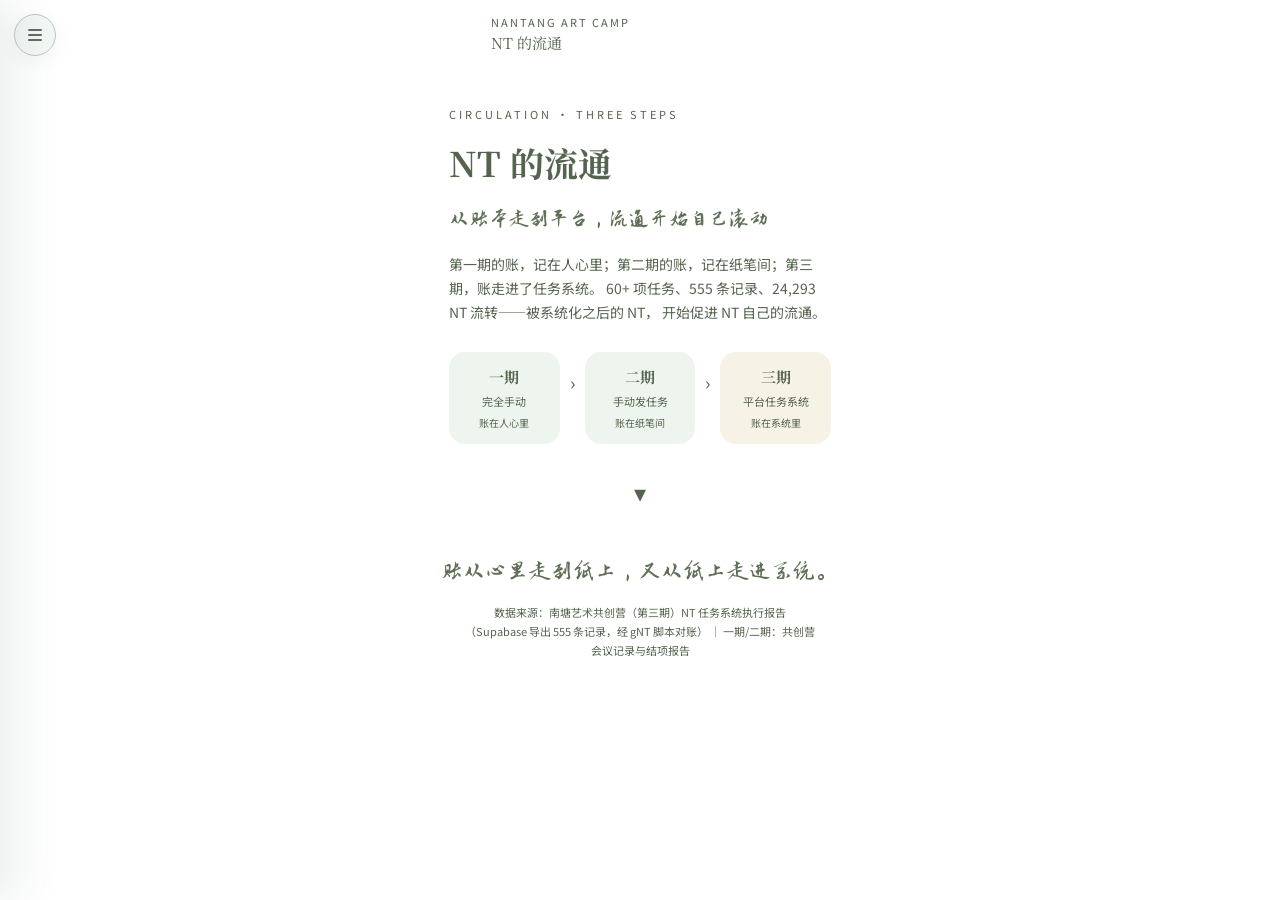
<file: static-site/nt-flow-progression.html>
<!doctype html>
<html lang="zh-CN">
  <head>
    <meta charset="UTF-8" />
    <meta name="viewport" content="width=device-width, initial-scale=1.0" />
    <title>NT 的流通 · 南塘艺术共创营</title>
    <meta name="description" content="第一期的账，记在人心里；第二期的账，记在纸笔间；第三期，账走进了任务系统。" />
    <meta property="og:title" content="NT 的流通 · 南塘艺术共创营" />
    <meta property="og:description" content="第一期的账，记在人心里；第二期的账，记在纸笔间；第三期，账走进了任务系统。" />
    <link rel="icon" type="image/png" href="assets/images/feature-bird-cutout.png" />
    <link rel="preconnect" href="https://fonts.googleapis.com" />
    <link rel="preconnect" href="https://fonts.gstatic.com" crossorigin />
    <link
      href="https://fonts.googleapis.com/css2?family=Noto+Sans+SC%3Awght%40100..900&family=Noto+Serif+SC%3Awght%40200..900&family=Zhi+Mang+Xing%3Awght%40400&display=swap"
      rel="stylesheet"
    />

    <style>
      *, ::before, ::after {
        box-sizing: border-box;
      }

      body {
        margin: 0;
      }

      /* 手风琴交互（排他式，scripts/nt-flow.js） */
      [data-nt-panel][hidden] {
        display: none !important;
      }
      /* 展开滚动定位时避开左上角固定菜单按钮（42px + 14px 顶距） */
      [data-nt-panel] {
        scroll-margin-top: 70px;
      }
      /* 触发卡带内联背景色，需 !important 才能让展开态生效 */
      [data-nt-trigger].is-active {
        background-color: #d8e5de !important;
      }
      [data-nt-trigger]:focus-visible {
        outline: 2px solid #55644e;
        outline-offset: 3px;
      }

      /* 窄视口（<400px）：大数字降档防三列 nowrap 相撞，仅字号、不动数值 */
      @media (max-width: 400px) {
        [data-pencil-name="数据值"],
        [data-pencil-name="大数字"] {
          font-size: 22px !important;
        }
      }
    </style>

    <link rel="stylesheet" href="styles/nav.css" />
  </head>
  <body>
    <div style="margin: 0 auto; max-width: 430px; width: 100%">
      <!-- ═══════════ 屏 1 · Hero ═══════════ -->
      <div
        data-pencil-name="屏1 Hero"
        style="align-items: flex-start; background-color: #FFFFFF; box-sizing: border-box; display: flex; flex-direction: column; gap: 0px; justify-content: flex-start; width: 100%"
      >
        <div
          data-pencil-name="顶栏"
          style="align-items: center; box-sizing: border-box; display: flex; flex-direction: row; flex-shrink: 0; gap: 14px; height: 66px; justify-content: flex-start; padding: 0px 20px 0px 66px; width: 100%"
        >
          <div
            data-pencil-name="标题区"
            style="align-items: flex-start; box-sizing: border-box; display: flex; flex-direction: column; flex: 1 1 0; gap: 2px; height: fit-content; justify-content: flex-start"
          >
            <div
              data-pencil-name="英文标签"
              style='box-sizing: border-box; color: #55644E; font-family: "Noto Sans SC", system-ui, sans-serif; font-size: 11px; font-style: normal; font-weight: 400; letter-spacing: 2px; line-height: normal; text-align: left; white-space: nowrap'
            >
              NANTANG ART CAMP
            </div>
            <div
              data-pencil-name="页面名"
              style='box-sizing: border-box; color: #55644E; font-family: "Noto Serif SC", system-ui, sans-serif; font-size: 15px; font-style: normal; font-weight: 400; letter-spacing: 0px; line-height: normal; text-align: left; white-space: nowrap'
            >
              NT 的流通
            </div>
          </div>
        </div>
        <div
          data-pencil-name="Hero 碑额"
          style="align-items: flex-start; box-sizing: border-box; display: flex; flex-direction: column; flex-shrink: 0; gap: 16px; height: fit-content; justify-content: flex-start; padding: 40px 24px 0px; width: 100%"
        >
          <div
            data-pencil-name="英文小标签"
            style='box-sizing: border-box; color: #55644E; font-family: "Noto Sans SC", system-ui, sans-serif; font-size: 11px; font-style: normal; font-weight: 400; letter-spacing: 3px; line-height: normal; text-align: left; white-space: nowrap'
          >
            CIRCULATION · THREE STEPS
          </div>
          <div
            data-pencil-name="大标题"
            style='box-sizing: border-box; color: #55644E; font-family: "Noto Serif SC", system-ui, sans-serif; font-size: 34px; font-style: normal; font-weight: 700; letter-spacing: 0px; line-height: normal; text-align: left; white-space: nowrap'
          >
            NT 的流通
          </div>
          <div
            data-pencil-name="手写金句"
            style='box-sizing: border-box; color: #607058; font-family: "Zhi Mang Xing", system-ui, sans-serif; font-size: 22px; font-style: normal; font-weight: 400; letter-spacing: 0px; line-height: 33px; text-align: left; width: 100%'
          >
            从账本走到平台，流通开始自己滚动
          </div>
          <div
            data-pencil-name="引言"
            style='box-sizing: border-box; color: #55644E; font-family: "Noto Sans SC", system-ui, sans-serif; font-size: 14px; font-style: normal; font-weight: 400; letter-spacing: 0px; line-height: 24px; text-align: left; width: 100%'
          >
            第一期的账，记在人心里；第二期的账，记在纸笔间；第三期，账走进了任务系统。
            60+ 项任务、555 条记录、24,293 NT 流转——被系统化之后的 NT，
            开始促进 NT 自己的流通。
          </div>
        </div>
        <div
          data-pencil-name="三阶段轴线"
          style="align-items: flex-start; box-sizing: border-box; display: flex; flex-direction: row; flex-shrink: 0; gap: 10px; height: fit-content; justify-content: flex-start; padding: 28px 24px 0px; width: 100%"
        >
          <div
            data-nt-trigger="phase-1" role="button" tabindex="0" data-pencil-name="阶段一期"
            style="align-items: center; background-color: #EEF5EE; border-radius: 16px; box-sizing: border-box; cursor: pointer; display: flex; flex-direction: column; flex: 1 1 0; gap: 6px; height: fit-content; justify-content: flex-start; padding: 14px"
          >
            <div
              data-pencil-name="期数"
              style='box-sizing: border-box; color: #55644E; font-family: "Noto Serif SC", system-ui, sans-serif; font-size: 15px; font-style: normal; font-weight: 700; letter-spacing: 0px; line-height: normal; text-align: left; white-space: nowrap'
            >
              一期
            </div>
            <div
              data-pencil-name="事件"
              style='box-sizing: border-box; color: #55644E; font-family: "Noto Sans SC", system-ui, sans-serif; font-size: 11px; font-style: normal; font-weight: 400; letter-spacing: 0px; line-height: normal; text-align: left; white-space: nowrap'
            >
              完全手动
            </div>
            <div
              data-pencil-name="说明"
              style='box-sizing: border-box; color: #55644E; font-family: "Noto Sans SC", system-ui, sans-serif; font-size: 10px; font-style: normal; font-weight: 400; letter-spacing: 0px; line-height: 15px; text-align: center; white-space: nowrap'
            >
              账在人心里
            </div>
          </div>
          <div
            aria-hidden="true" data-pencil-name="阶段箭头1"
            style='box-sizing: border-box; color: #55644E; font-family: "Noto Sans SC", system-ui, sans-serif; font-size: 18px; font-style: normal; font-weight: 400; letter-spacing: 0px; line-height: 60px; text-align: center; white-space: nowrap'
          >
            ›
          </div>
          <div
            data-nt-trigger="phase-2" role="button" tabindex="0" data-pencil-name="阶段二期"
            style="align-items: center; background-color: #EEF5EE; border-radius: 16px; box-sizing: border-box; cursor: pointer; display: flex; flex-direction: column; flex: 1 1 0; gap: 6px; height: fit-content; justify-content: flex-start; padding: 14px"
          >
            <div
              data-pencil-name="期数"
              style='box-sizing: border-box; color: #55644E; font-family: "Noto Serif SC", system-ui, sans-serif; font-size: 15px; font-style: normal; font-weight: 700; letter-spacing: 0px; line-height: normal; text-align: left; white-space: nowrap'
            >
              二期
            </div>
            <div
              data-pencil-name="事件"
              style='box-sizing: border-box; color: #55644E; font-family: "Noto Sans SC", system-ui, sans-serif; font-size: 11px; font-style: normal; font-weight: 400; letter-spacing: 0px; line-height: normal; text-align: left; white-space: nowrap'
            >
              手动发任务
            </div>
            <div
              data-pencil-name="说明"
              style='box-sizing: border-box; color: #55644E; font-family: "Noto Sans SC", system-ui, sans-serif; font-size: 10px; font-style: normal; font-weight: 400; letter-spacing: 0px; line-height: 15px; text-align: center; white-space: nowrap'
            >
              账在纸笔间
            </div>
          </div>
          <div
            aria-hidden="true" data-pencil-name="阶段箭头2"
            style='box-sizing: border-box; color: #55644E; font-family: "Noto Sans SC", system-ui, sans-serif; font-size: 18px; font-style: normal; font-weight: 400; letter-spacing: 0px; line-height: 60px; text-align: center; white-space: nowrap'
          >
            ›
          </div>
          <div
            data-nt-trigger="phase-3" role="button" tabindex="0" data-pencil-name="阶段三期"
            style="align-items: center; background-color: #F7F2E6; border-radius: 16px; box-sizing: border-box; cursor: pointer; display: flex; flex-direction: column; flex: 1 1 0; gap: 6px; height: fit-content; justify-content: flex-start; padding: 14px"
          >
            <div
              data-pencil-name="期数"
              style='box-sizing: border-box; color: #55644E; font-family: "Noto Serif SC", system-ui, sans-serif; font-size: 15px; font-style: normal; font-weight: 700; letter-spacing: 0px; line-height: normal; text-align: left; white-space: nowrap'
            >
              三期
            </div>
            <div
              data-pencil-name="事件"
              style='box-sizing: border-box; color: #55644E; font-family: "Noto Sans SC", system-ui, sans-serif; font-size: 11px; font-style: normal; font-weight: 400; letter-spacing: 0px; line-height: normal; text-align: left; white-space: nowrap'
            >
              平台任务系统
            </div>
            <div
              data-pencil-name="说明"
              style='box-sizing: border-box; color: #55644E; font-family: "Noto Sans SC", system-ui, sans-serif; font-size: 10px; font-style: normal; font-weight: 400; letter-spacing: 0px; line-height: 15px; text-align: center; white-space: nowrap'
            >
              账在系统里
            </div>
          </div>
        </div>
        <div
          aria-hidden="true" data-pencil-name="往下引导"
          style='box-sizing: border-box; color: #55644E; font-family: "Noto Sans SC", system-ui, sans-serif; font-size: 24px; font-style: normal; font-weight: 400; letter-spacing: 0px; line-height: normal; text-align: center; white-space: nowrap; padding-top: 30px; width: 100%'
        >
          ▾
        </div>
      </div>

      <!-- ═══════════ 屏 2 · 一期 完全手动 ═══════════ -->
      <div
        data-nt-panel="phase-1" data-pencil-name="屏2 一期"
        style="align-items: flex-start; background-color: #FFFFFF; box-sizing: border-box; display: flex; flex-direction: column; gap: 0px; justify-content: flex-start; width: 100%"
      >
        <div
          data-pencil-name="期头"
          style="align-items: center; box-sizing: border-box; display: flex; flex-direction: row; flex-shrink: 0; gap: 12px; height: fit-content; justify-content: flex-start; padding: 36px 24px 0px; width: 100%"
        >
          <div
            data-pencil-name="期数章"
            style="align-items: center; background-color: #55644E; border-radius: 12px; box-sizing: border-box; display: flex; flex-direction: row; flex-shrink: 0; gap: 0px; height: 34px; justify-content: center; padding: 0px 14px"
          >
            <div
              data-pencil-name="期数"
              style='box-sizing: border-box; color: #FFFFFF; font-family: "Noto Serif SC", system-ui, sans-serif; font-size: 16px; font-style: normal; font-weight: 700; letter-spacing: 0px; line-height: normal; text-align: left; white-space: nowrap'
            >
              一期
            </div>
          </div>
          <div
            data-pencil-name="期头标题"
            style='box-sizing: border-box; color: #55644E; font-family: "Noto Serif SC", system-ui, sans-serif; font-size: 26px; font-style: normal; font-weight: 700; letter-spacing: 0px; line-height: normal; text-align: left; white-space: nowrap'
          >
            完全手动
          </div>
        </div>
        <div
          data-pencil-name="手写标注"
          style='box-sizing: border-box; color: #607058; font-family: "Zhi Mang Xing", system-ui, sans-serif; font-size: 19px; font-style: normal; font-weight: 400; letter-spacing: 0px; line-height: 29px; text-align: left; width: 100%; padding: 12px 24px 0px'
        >
          账在人心里——任务是随机发放的
        </div>
        <div
          data-pencil-name="参数带"
          style="align-items: flex-start; box-sizing: border-box; display: flex; flex-direction: row; flex-shrink: 0; gap: 8px; height: fit-content; justify-content: flex-start; padding: 20px 24px 0px; width: 100%"
        >
          <div
            data-pencil-name="参数时间"
            style="align-items: flex-start; background-color: #EEF5EE; border-radius: 12px; box-sizing: border-box; display: flex; flex-direction: column; flex: 1 1 0; gap: 4px; height: fit-content; justify-content: flex-start; padding: 12px"
          >
            <div
              data-pencil-name="参数名"
              style='box-sizing: border-box; color: #55644E; font-family: "Noto Sans SC", system-ui, sans-serif; font-size: 10px; font-style: normal; font-weight: 400; letter-spacing: 1px; line-height: normal; text-align: left; white-space: nowrap'
            >
              时间 · 时长
            </div>
            <div
              data-pencil-name="参数值"
              style='box-sizing: border-box; color: #55644E; font-family: "Noto Serif SC", system-ui, sans-serif; font-size: 14px; font-style: normal; font-weight: 700; letter-spacing: 0px; line-height: normal; text-align: left; white-space: nowrap'
            >
              2025.11 · 15天
            </div>
          </div>
          <div
            data-pencil-name="参数费用"
            style="align-items: flex-start; background-color: #EEF5EE; border-radius: 12px; box-sizing: border-box; display: flex; flex-direction: column; flex: 1 1 0; gap: 4px; height: fit-content; justify-content: flex-start; padding: 12px"
          >
            <div
              data-pencil-name="参数名"
              style='box-sizing: border-box; color: #55644E; font-family: "Noto Sans SC", system-ui, sans-serif; font-size: 10px; font-style: normal; font-weight: 400; letter-spacing: 1px; line-height: normal; text-align: left; white-space: nowrap'
            >
              费用
            </div>
            <div
              data-pencil-name="参数值"
              style='box-sizing: border-box; color: #55644E; font-family: "Noto Serif SC", system-ui, sans-serif; font-size: 14px; font-style: normal; font-weight: 700; letter-spacing: 0px; line-height: normal; text-align: left; white-space: nowrap'
            >
              免费
            </div>
          </div>
          <div
            data-pencil-name="参数招生"
            style="align-items: flex-start; background-color: #EEF5EE; border-radius: 12px; box-sizing: border-box; display: flex; flex-direction: column; flex: 1 1 0; gap: 4px; height: fit-content; justify-content: flex-start; padding: 12px"
          >
            <div
              data-pencil-name="参数名"
              style='box-sizing: border-box; color: #55644E; font-family: "Noto Sans SC", system-ui, sans-serif; font-size: 10px; font-style: normal; font-weight: 400; letter-spacing: 1px; line-height: normal; text-align: left; white-space: nowrap'
            >
              招生 · 共创人
            </div>
            <div
              data-pencil-name="参数值"
              style='box-sizing: border-box; color: #55644E; font-family: "Noto Serif SC", system-ui, sans-serif; font-size: 12px; font-style: normal; font-weight: 700; letter-spacing: 0px; line-height: normal; text-align: left; white-space: nowrap'
            >
              22 位
            </div>
          </div>
        </div>
        <div
          data-pencil-name="核心数据卡"
          style="align-items: flex-start; background-color: #EEF5EE; border-radius: 26px; box-sizing: border-box; display: flex; flex-direction: row; flex-shrink: 0; gap: 0px; height: fit-content; justify-content: flex-start; margin: 20px 24px 0px; padding: 20px; width: calc(100% - 48px)"
        >
          <div
            data-pencil-name="数据列1"
            style="align-items: flex-start; box-sizing: border-box; display: flex; flex-direction: column; flex: 1 1 0; gap: 4px; height: fit-content; justify-content: flex-start"
          >
            <div
              data-pencil-name="数据值"
              style='box-sizing: border-box; color: #55644E; font-family: "Noto Serif SC", system-ui, sans-serif; font-size: 28px; font-style: normal; font-weight: 700; letter-spacing: 0px; line-height: normal; text-align: left; white-space: nowrap'
            >
              61,216
            </div>
            <div
              data-pencil-name="数据名"
              style='box-sizing: border-box; color: #55644E; font-family: "Noto Sans SC", system-ui, sans-serif; font-size: 11px; font-style: normal; font-weight: 400; letter-spacing: 0px; line-height: normal; text-align: left; white-space: nowrap'
            >
              NT 发放总量
            </div>
          </div>
          <div
            data-pencil-name="数据列2"
            style="align-items: flex-start; box-sizing: border-box; display: flex; flex-direction: column; flex: 1 1 0; gap: 4px; height: fit-content; justify-content: flex-start"
          >
            <div
              data-pencil-name="数据值"
              style='box-sizing: border-box; color: #55644E; font-family: "Noto Serif SC", system-ui, sans-serif; font-size: 28px; font-style: normal; font-weight: 700; letter-spacing: 0px; line-height: normal; text-align: left; white-space: nowrap'
            >
              22
            </div>
            <div
              data-pencil-name="数据名"
              style='box-sizing: border-box; color: #55644E; font-family: "Noto Sans SC", system-ui, sans-serif; font-size: 11px; font-style: normal; font-weight: 400; letter-spacing: 0px; line-height: normal; text-align: left; white-space: nowrap'
            >
              位共创人
            </div>
          </div>
          <div
            data-pencil-name="数据列3"
            style="align-items: flex-start; box-sizing: border-box; display: flex; flex-direction: column; flex: 1 1 0; gap: 4px; height: fit-content; justify-content: flex-start"
          >
            <div
              data-pencil-name="数据值"
              style='box-sizing: border-box; color: #55644E; font-family: "Noto Serif SC", system-ui, sans-serif; font-size: 28px; font-style: normal; font-weight: 700; letter-spacing: 0px; line-height: normal; text-align: left; white-space: nowrap'
            >
              46
            </div>
            <div
              data-pencil-name="数据名"
              style='box-sizing: border-box; color: #55644E; font-family: "Noto Sans SC", system-ui, sans-serif; font-size: 11px; font-style: normal; font-weight: 400; letter-spacing: 0px; line-height: normal; text-align: left; white-space: nowrap'
            >
              幅作品（24 原创+22 临摹）
            </div>
          </div>
        </div>
        <div
          data-pencil-name="故事卡"
          style="align-items: flex-start; background-color: #F7F2E6; border-radius: 26px; box-sizing: border-box; display: flex; flex-direction: column; flex-shrink: 0; gap: 10px; height: fit-content; justify-content: flex-start; margin: 14px 24px 0px; padding: 20px; width: calc(100% - 48px)"
        >
          <div
            data-pencil-name="故事标题"
            style='box-sizing: border-box; color: #55644E; font-family: "Noto Serif SC", system-ui, sans-serif; font-size: 18px; font-style: normal; font-weight: 700; letter-spacing: 0px; line-height: normal; text-align: left; white-space: nowrap'
          >
            任务第一次出现：随机发放
          </div>
          <div
            data-pencil-name="故事正文"
            style='box-sizing: border-box; color: #55644E; font-family: "Noto Sans SC", system-ui, sans-serif; font-size: 13px; font-style: normal; font-weight: 400; letter-spacing: 0px; line-height: 22px; text-align: left; width: 100%'
          >
            「劳动换NT」从第一期就开始了——NT 总计发放 61,216，用于住宿餐饮抵扣、劳动与活动奖励、作品拍卖兑换。
            但任务定价僵化、发布机制不透明，随意性发放成为系统信用的最大敌人。结项报告写下的改进方向：
            建立 NT 定价系统与动态任务管理看板。
          </div>
        </div>
        <div
          data-pencil-name="阶段注脚"
          style='box-sizing: border-box; color: #55644E; font-family: "Noto Sans SC", system-ui, sans-serif; font-size: 11px; font-style: normal; font-weight: 400; letter-spacing: 0px; line-height: 19px; text-align: left; width: 100%; padding: 18px 24px 0px'
        >
          递进第一步：任务靠随机发放，NT 的流通起步，但不透明。
        </div>
      </div>

      <!-- ═══════════ 屏 3 · 二期 手动发任务 ═══════════ -->
      <div
        data-nt-panel="phase-2" data-pencil-name="屏3 二期"
        style="align-items: flex-start; background-color: #FFFFFF; box-sizing: border-box; display: flex; flex-direction: column; gap: 0px; justify-content: flex-start; width: 100%"
      >
        <div
          data-pencil-name="期头"
          style="align-items: center; box-sizing: border-box; display: flex; flex-direction: row; flex-shrink: 0; gap: 12px; height: fit-content; justify-content: flex-start; padding: 36px 24px 0px; width: 100%"
        >
          <div
            data-pencil-name="期数章"
            style="align-items: center; background-color: #607058; border-radius: 12px; box-sizing: border-box; display: flex; flex-direction: row; flex-shrink: 0; gap: 0px; height: 34px; justify-content: center; padding: 0px 14px"
          >
            <div
              data-pencil-name="期数"
              style='box-sizing: border-box; color: #FFFFFF; font-family: "Noto Serif SC", system-ui, sans-serif; font-size: 16px; font-style: normal; font-weight: 700; letter-spacing: 0px; line-height: normal; text-align: left; white-space: nowrap'
            >
              二期
            </div>
          </div>
          <div
            data-pencil-name="期头标题"
            style='box-sizing: border-box; color: #55644E; font-family: "Noto Serif SC", system-ui, sans-serif; font-size: 26px; font-style: normal; font-weight: 700; letter-spacing: 0px; line-height: normal; text-align: left; white-space: nowrap'
          >
            手动发任务
          </div>
        </div>
        <div
          data-pencil-name="手写标注"
          style='box-sizing: border-box; color: #607058; font-family: "Zhi Mang Xing", system-ui, sans-serif; font-size: 19px; font-style: normal; font-weight: 400; letter-spacing: 0px; line-height: 29px; text-align: left; width: 100%; padding: 12px 24px 0px'
        >
          账在纸笔间——任务有了设计，但激励错位
        </div>
        <div
          data-pencil-name="参数带"
          style="align-items: flex-start; box-sizing: border-box; display: flex; flex-direction: row; flex-shrink: 0; gap: 8px; height: fit-content; justify-content: flex-start; padding: 20px 24px 0px; width: 100%"
        >
          <div
            data-pencil-name="参数时间"
            style="align-items: flex-start; background-color: #EEF5EE; border-radius: 12px; box-sizing: border-box; display: flex; flex-direction: column; flex: 1 1 0; gap: 4px; height: fit-content; justify-content: flex-start; padding: 12px"
          >
            <div
              data-pencil-name="参数名"
              style='box-sizing: border-box; color: #55644E; font-family: "Noto Sans SC", system-ui, sans-serif; font-size: 10px; font-style: normal; font-weight: 400; letter-spacing: 1px; line-height: normal; text-align: left; white-space: nowrap'
            >
              时间 · 时长
            </div>
            <div
              data-pencil-name="参数值"
              style='box-sizing: border-box; color: #55644E; font-family: "Noto Serif SC", system-ui, sans-serif; font-size: 14px; font-style: normal; font-weight: 700; letter-spacing: 0px; line-height: normal; text-align: left; white-space: nowrap'
            >
              2026.1-2 · 22天
            </div>
          </div>
          <div
            data-pencil-name="参数费用"
            style="align-items: flex-start; background-color: #EEF5EE; border-radius: 12px; box-sizing: border-box; display: flex; flex-direction: column; flex: 1 1 0; gap: 4px; height: fit-content; justify-content: flex-start; padding: 12px"
          >
            <div
              data-pencil-name="参数名"
              style='box-sizing: border-box; color: #55644E; font-family: "Noto Sans SC", system-ui, sans-serif; font-size: 10px; font-style: normal; font-weight: 400; letter-spacing: 1px; line-height: normal; text-align: left; white-space: nowrap'
            >
              费用
            </div>
            <div
              data-pencil-name="参数值"
              style='box-sizing: border-box; color: #55644E; font-family: "Noto Serif SC", system-ui, sans-serif; font-size: 14px; font-style: normal; font-weight: 700; letter-spacing: 0px; line-height: normal; text-align: left; white-space: nowrap'
            >
              300元（首收费）
            </div>
          </div>
          <div
            data-pencil-name="参数招生"
            style="align-items: flex-start; background-color: #EEF5EE; border-radius: 12px; box-sizing: border-box; display: flex; flex-direction: column; flex: 1 1 0; gap: 4px; height: fit-content; justify-content: flex-start; padding: 12px"
          >
            <div
              data-pencil-name="参数名"
              style='box-sizing: border-box; color: #55644E; font-family: "Noto Sans SC", system-ui, sans-serif; font-size: 10px; font-style: normal; font-weight: 400; letter-spacing: 1px; line-height: normal; text-align: left; white-space: nowrap'
            >
              共创人
            </div>
            <div
              data-pencil-name="参数值"
              style='box-sizing: border-box; color: #55644E; font-family: "Noto Serif SC", system-ui, sans-serif; font-size: 12px; font-style: normal; font-weight: 700; letter-spacing: 0px; line-height: normal; text-align: left; white-space: nowrap'
            >
              20 位
            </div>
          </div>
        </div>
        <div
          data-pencil-name="核心数据卡"
          style="align-items: flex-start; background-color: #EEF5EE; border-radius: 26px; box-sizing: border-box; display: flex; flex-direction: row; flex-shrink: 0; gap: 0px; height: fit-content; justify-content: flex-start; margin: 20px 24px 0px; padding: 20px; width: calc(100% - 48px)"
        >
          <div
            data-pencil-name="数据列1"
            style="align-items: flex-start; box-sizing: border-box; display: flex; flex-direction: column; flex: 1 1 0; gap: 4px; height: fit-content; justify-content: flex-start"
          >
            <div
              data-pencil-name="数据值"
              style='box-sizing: border-box; color: #55644E; font-family: "Noto Serif SC", system-ui, sans-serif; font-size: 28px; font-style: normal; font-weight: 700; letter-spacing: 0px; line-height: normal; text-align: left; white-space: nowrap'
            >
              119,764
            </div>
            <div
              data-pencil-name="数据名"
              style='box-sizing: border-box; color: #55644E; font-family: "Noto Sans SC", system-ui, sans-serif; font-size: 11px; font-style: normal; font-weight: 400; letter-spacing: 0px; line-height: normal; text-align: left; white-space: nowrap'
            >
              NT 总流通量
            </div>
          </div>
          <div
            data-pencil-name="数据列2"
            style="align-items: flex-start; box-sizing: border-box; display: flex; flex-direction: column; flex: 1 1 0; gap: 4px; height: fit-content; justify-content: flex-start"
          >
            <div
              data-pencil-name="数据值"
              style='box-sizing: border-box; color: #55644E; font-family: "Noto Serif SC", system-ui, sans-serif; font-size: 28px; font-style: normal; font-weight: 700; letter-spacing: 0px; line-height: normal; text-align: left; white-space: nowrap'
            >
              40,000
            </div>
            <div
              data-pencil-name="数据名"
              style='box-sizing: border-box; color: #55644E; font-family: "Noto Sans SC", system-ui, sans-serif; font-size: 11px; font-style: normal; font-weight: 400; letter-spacing: 0px; line-height: normal; text-align: left; white-space: nowrap'
            >
              新增发行 NT
            </div>
          </div>
          <div
            data-pencil-name="数据列3"
            style="align-items: flex-start; box-sizing: border-box; display: flex; flex-direction: column; flex: 1 1 0; gap: 4px; height: fit-content; justify-content: flex-start"
          >
            <div
              data-pencil-name="数据值"
              style='box-sizing: border-box; color: #55644E; font-family: "Noto Serif SC", system-ui, sans-serif; font-size: 28px; font-style: normal; font-weight: 700; letter-spacing: 0px; line-height: normal; text-align: left; white-space: nowrap'
            >
              23
            </div>
            <div
              data-pencil-name="数据名"
              style='box-sizing: border-box; color: #55644E; font-family: "Noto Sans SC", system-ui, sans-serif; font-size: 11px; font-style: normal; font-weight: 400; letter-spacing: 0px; line-height: normal; text-align: left; white-space: nowrap'
            >
              幅《人物志》画作
            </div>
          </div>
        </div>
        <div
          data-pencil-name="故事卡"
          style="align-items: flex-start; background-color: #F7F2E6; border-radius: 26px; box-sizing: border-box; display: flex; flex-direction: column; flex-shrink: 0; gap: 10px; height: fit-content; justify-content: flex-start; margin: 14px 24px 0px; padding: 20px; width: calc(100% - 48px)"
        >
          <div
            data-pencil-name="故事标题"
            style='box-sizing: border-box; color: #55644E; font-family: "Noto Serif SC", system-ui, sans-serif; font-size: 18px; font-style: normal; font-weight: 700; letter-spacing: 0px; line-height: normal; text-align: left; white-space: nowrap'
          >
            任务有了设计：但激励错位
          </div>
          <div
            data-pencil-name="故事正文"
            style='box-sizing: border-box; color: #55644E; font-family: "Noto Sans SC", system-ui, sans-serif; font-size: 13px; font-style: normal; font-weight: 400; letter-spacing: 0px; line-height: 22px; text-align: left; width: 100%'
          >
            动态任务板与「NT 实景游戏」建立——量化计分表、任务发布与流通逻辑第一次被设计出来，NT 总流通量
            119,764，新增发行 40,000。但 NT 发放与「出勤」挂钩，而非学习成果与创作质量——激励锚点错位，
            是结项报告点名的本轮最大设计失误之一。
          </div>
        </div>
        <div
          data-pencil-name="阶段注脚"
          style='box-sizing: border-box; color: #55644E; font-family: "Noto Sans SC", system-ui, sans-serif; font-size: 11px; font-style: normal; font-weight: 400; letter-spacing: 0px; line-height: 19px; text-align: left; width: 100%; padding: 18px 24px 0px'
        >
          递进第二步：任务从随机走向设计，但激励挂错了锚点。
        </div>
      </div>

      <!-- ═══════════ 屏 4 · 三期 平台任务系统 ═══════════ -->
      <div data-nt-panel="phase-3">
      <div
        data-pencil-name="屏4 三期"
        style="align-items: flex-start; background-color: #FFFFFF; box-sizing: border-box; display: flex; flex-direction: column; gap: 0px; justify-content: flex-start; width: 100%"
      >
        <div
          data-pencil-name="期头"
          style="align-items: center; box-sizing: border-box; display: flex; flex-direction: row; flex-shrink: 0; gap: 12px; height: fit-content; justify-content: flex-start; padding: 36px 24px 0px; width: 100%"
        >
          <div
            data-pencil-name="期数章"
            style="align-items: center; background-color: #55644E; border-radius: 12px; box-sizing: border-box; display: flex; flex-direction: row; flex-shrink: 0; gap: 0px; height: 34px; justify-content: center; padding: 0px 14px"
          >
            <div
              data-pencil-name="期数"
              style='box-sizing: border-box; color: #FFFFFF; font-family: "Noto Serif SC", system-ui, sans-serif; font-size: 16px; font-style: normal; font-weight: 700; letter-spacing: 0px; line-height: normal; text-align: left; white-space: nowrap'
            >
              三期
            </div>
          </div>
          <div
            data-pencil-name="期头标题"
            style='box-sizing: border-box; color: #55644E; font-family: "Noto Serif SC", system-ui, sans-serif; font-size: 26px; font-style: normal; font-weight: 700; letter-spacing: 0px; line-height: normal; text-align: left; white-space: nowrap'
          >
            平台任务系统
          </div>
        </div>
        <div
          data-pencil-name="手写标注"
          style='box-sizing: border-box; color: #607058; font-family: "Zhi Mang Xing", system-ui, sans-serif; font-size: 19px; font-style: normal; font-weight: 400; letter-spacing: 0px; line-height: 29px; text-align: left; width: 100%; padding: 12px 24px 0px'
        >
          账在系统里——NT 首次完整运行
        </div>
        <div
          data-pencil-name="参数带"
          style="align-items: flex-start; box-sizing: border-box; display: flex; flex-direction: row; flex-shrink: 0; gap: 8px; height: fit-content; justify-content: flex-start; padding: 20px 24px 0px; width: 100%"
        >
          <div
            data-pencil-name="参数时间"
            style="align-items: flex-start; background-color: #EEF5EE; border-radius: 12px; box-sizing: border-box; display: flex; flex-direction: column; flex: 1 1 0; gap: 4px; height: fit-content; justify-content: flex-start; padding: 12px"
          >
            <div
              data-pencil-name="参数名"
              style='box-sizing: border-box; color: #55644E; font-family: "Noto Sans SC", system-ui, sans-serif; font-size: 10px; font-style: normal; font-weight: 400; letter-spacing: 1px; line-height: normal; text-align: left; white-space: nowrap'
            >
              时间 · 时长
            </div>
            <div
              data-pencil-name="参数值"
              style='box-sizing: border-box; color: #55644E; font-family: "Noto Serif SC", system-ui, sans-serif; font-size: 14px; font-style: normal; font-weight: 700; letter-spacing: 0px; line-height: normal; text-align: left; white-space: nowrap'
            >
              2026.6.6-22 · 17天
            </div>
          </div>
          <div
            data-pencil-name="参数费用"
            style="align-items: flex-start; background-color: #EEF5EE; border-radius: 12px; box-sizing: border-box; display: flex; flex-direction: column; flex: 1 1 0; gap: 4px; height: fit-content; justify-content: flex-start; padding: 12px"
          >
            <div
              data-pencil-name="参数名"
              style='box-sizing: border-box; color: #55644E; font-family: "Noto Sans SC", system-ui, sans-serif; font-size: 10px; font-style: normal; font-weight: 400; letter-spacing: 1px; line-height: normal; text-align: left; white-space: nowrap'
            >
              费用
            </div>
            <div
              data-pencil-name="参数值"
              style='box-sizing: border-box; color: #55644E; font-family: "Noto Serif SC", system-ui, sans-serif; font-size: 14px; font-style: normal; font-weight: 700; letter-spacing: 0px; line-height: normal; text-align: left; white-space: nowrap'
            >
              599元
            </div>
          </div>
          <div
            data-pencil-name="参数预算"
            style="align-items: flex-start; background-color: #EEF5EE; border-radius: 12px; box-sizing: border-box; display: flex; flex-direction: column; flex: 1 1 0; gap: 4px; height: fit-content; justify-content: flex-start; padding: 12px"
          >
            <div
              data-pencil-name="参数名"
              style='box-sizing: border-box; color: #55644E; font-family: "Noto Sans SC", system-ui, sans-serif; font-size: 10px; font-style: normal; font-weight: 400; letter-spacing: 1px; line-height: normal; text-align: left; white-space: nowrap'
            >
              NT 总预算
            </div>
            <div
              data-pencil-name="参数值"
              style='box-sizing: border-box; color: #55644E; font-family: "Noto Serif SC", system-ui, sans-serif; font-size: 14px; font-style: normal; font-weight: 700; letter-spacing: 0px; line-height: normal; text-align: left; white-space: nowrap'
            >
              35,940 NT
            </div>
          </div>
        </div>
        <div
          data-pencil-name="核心数字大卡"
          style="align-items: flex-start; background-color: #55644E; border-radius: 26px; box-sizing: border-box; display: flex; flex-direction: column; flex-shrink: 0; gap: 18px; height: fit-content; justify-content: flex-start; margin: 20px 24px 0px; padding: 24px 20px; width: calc(100% - 48px)"
        >
          <div
            data-pencil-name="大卡标题"
            style='box-sizing: border-box; color: #F7F2E6; font-family: "Noto Sans SC", system-ui, sans-serif; font-size: 11px; font-style: normal; font-weight: 400; letter-spacing: 3px; line-height: normal; text-align: left; white-space: nowrap'
          >
            系统被真实使用的证据
          </div>
          <div
            data-pencil-name="大卡数字行"
            style="align-items: flex-start; box-sizing: border-box; display: flex; flex-direction: row; flex-shrink: 0; gap: 0px; height: fit-content; justify-content: flex-start; width: 100%"
          >
            <div
              data-pencil-name="数字块1"
              style="align-items: flex-start; box-sizing: border-box; display: flex; flex-direction: column; flex: 1 1 0; gap: 4px; height: fit-content; justify-content: flex-start"
            >
              <div
                data-pencil-name="大数字"
                style='box-sizing: border-box; color: #FFFFFF; font-family: "Noto Serif SC", system-ui, sans-serif; font-size: 34px; font-style: normal; font-weight: 700; letter-spacing: 0px; line-height: normal; text-align: left; white-space: nowrap'
              >
                60+
              </div>
              <div
                data-pencil-name="大数字名"
                style='box-sizing: border-box; color: #DCE4D5; font-family: "Noto Sans SC", system-ui, sans-serif; font-size: 11px; font-style: normal; font-weight: 400; letter-spacing: 0px; line-height: normal; text-align: left; white-space: nowrap'
              >
                项任务
              </div>
            </div>
            <div
              data-pencil-name="数字块2"
              style="align-items: flex-start; box-sizing: border-box; display: flex; flex-direction: column; flex: 1 1 0; gap: 4px; height: fit-content; justify-content: flex-start"
            >
              <div
                data-pencil-name="大数字"
                style='box-sizing: border-box; color: #FFFFFF; font-family: "Noto Serif SC", system-ui, sans-serif; font-size: 34px; font-style: normal; font-weight: 700; letter-spacing: 0px; line-height: normal; text-align: left; white-space: nowrap'
              >
                555
              </div>
              <div
                data-pencil-name="大数字名"
                style='box-sizing: border-box; color: #DCE4D5; font-family: "Noto Sans SC", system-ui, sans-serif; font-size: 11px; font-style: normal; font-weight: 400; letter-spacing: 0px; line-height: normal; text-align: left; white-space: nowrap'
              >
                条领取记录
              </div>
            </div>
            <div
              data-pencil-name="数字块3"
              style="align-items: flex-start; box-sizing: border-box; display: flex; flex-direction: column; flex: 1 1 0; gap: 4px; height: fit-content; justify-content: flex-start"
            >
              <div
                data-pencil-name="大数字"
                style='box-sizing: border-box; color: #FFFFFF; font-family: "Noto Serif SC", system-ui, sans-serif; font-size: 34px; font-style: normal; font-weight: 700; letter-spacing: 0px; line-height: normal; text-align: left; white-space: nowrap'
              >
                24,293
              </div>
              <div
                data-pencil-name="大数字名"
                style='box-sizing: border-box; color: #DCE4D5; font-family: "Noto Sans SC", system-ui, sans-serif; font-size: 11px; font-style: normal; font-weight: 400; letter-spacing: 0px; line-height: normal; text-align: left; white-space: nowrap'
              >
                NT 流转
              </div>
            </div>
          </div>
          <div
            data-pencil-name="大卡副行"
            style='box-sizing: border-box; color: #DCE4D5; font-family: "Noto Sans SC", system-ui, sans-serif; font-size: 12px; font-style: normal; font-weight: 400; letter-spacing: 0px; line-height: 20px; text-align: left; width: 100%'
          >
            覆盖 26 人 · 完成率 ~74% · 12 主线 + 9 支线 + 7 共创 + 8 隐藏 + 自发任务
          </div>
        </div>
        <div
          data-pencil-name="发行结构标题"
          style='box-sizing: border-box; color: #55644E; font-family: "Noto Serif SC", system-ui, sans-serif; font-size: 18px; font-style: normal; font-weight: 700; letter-spacing: 0px; line-height: normal; text-align: left; white-space: nowrap; padding: 22px 24px 0px; width: 100%'
        >
          35,940 NT 从哪里来
        </div>
        <div
          data-pencil-name="发行结构卡"
          style="align-items: flex-start; background-color: #EEF5EE; border-radius: 26px; box-sizing: border-box; display: flex; flex-direction: row; flex-shrink: 0; gap: 0px; height: fit-content; justify-content: flex-start; margin: 14px 24px 0px; padding: 20px; width: calc(100% - 48px)"
        >
          <div
            data-pencil-name="发行列1"
            style="align-items: flex-start; box-sizing: border-box; display: flex; flex-direction: column; flex: 1 1 0; gap: 4px; height: fit-content; justify-content: flex-start"
          >
            <div
              data-pencil-name="发行值"
              style='box-sizing: border-box; color: #55644E; font-family: "Noto Serif SC", system-ui, sans-serif; font-size: 24px; font-style: normal; font-weight: 700; letter-spacing: 0px; line-height: normal; text-align: left; white-space: nowrap'
            >
              16,350
            </div>
            <div
              data-pencil-name="发行名"
              style='box-sizing: border-box; color: #55644E; font-family: "Noto Sans SC", system-ui, sans-serif; font-size: 11px; font-style: normal; font-weight: 400; letter-spacing: 0px; line-height: normal; text-align: left; white-space: nowrap'
            >
              激励 NT 45.5%
            </div>
          </div>
          <div
            data-pencil-name="发行列2"
            style="align-items: flex-start; box-sizing: border-box; display: flex; flex-direction: column; flex: 1 1 0; gap: 4px; height: fit-content; justify-content: flex-start"
          >
            <div
              data-pencil-name="发行值"
              style='box-sizing: border-box; color: #55644E; font-family: "Noto Serif SC", system-ui, sans-serif; font-size: 24px; font-style: normal; font-weight: 700; letter-spacing: 0px; line-height: normal; text-align: left; white-space: nowrap'
            >
              13,500
            </div>
            <div
              data-pencil-name="发行名"
              style='box-sizing: border-box; color: #55644E; font-family: "Noto Sans SC", system-ui, sans-serif; font-size: 11px; font-style: normal; font-weight: 400; letter-spacing: 0px; line-height: normal; text-align: left; white-space: nowrap'
            >
              人力 NT 37.6%
            </div>
          </div>
          <div
            data-pencil-name="发行列3"
            style="align-items: flex-start; box-sizing: border-box; display: flex; flex-direction: column; flex: 1 1 0; gap: 4px; height: fit-content; justify-content: flex-start"
          >
            <div
              data-pencil-name="发行值"
              style='box-sizing: border-box; color: #55644E; font-family: "Noto Serif SC", system-ui, sans-serif; font-size: 24px; font-style: normal; font-weight: 700; letter-spacing: 0px; line-height: normal; text-align: left; white-space: nowrap'
            >
              6,090
            </div>
            <div
              data-pencil-name="发行名"
              style='box-sizing: border-box; color: #55644E; font-family: "Noto Sans SC", system-ui, sans-serif; font-size: 11px; font-style: normal; font-weight: 400; letter-spacing: 0px; line-height: normal; text-align: left; white-space: nowrap'
            >
              经费+雇佣 17%
            </div>
          </div>
        </div>
        <div
          data-pencil-name="收支标题"
          style='box-sizing: border-box; color: #55644E; font-family: "Noto Serif SC", system-ui, sans-serif; font-size: 18px; font-style: normal; font-weight: 700; letter-spacing: 0px; line-height: normal; text-align: left; white-space: nowrap; padding: 22px 24px 0px; width: 100%'
        >
          24,293 NT 流到哪里去
        </div>
        <div
          data-pencil-name="收支卡"
          style="align-items: flex-start; background-color: #F7F2E6; border-radius: 26px; box-sizing: border-box; display: flex; flex-direction: column; flex-shrink: 0; gap: 12px; height: fit-content; justify-content: flex-start; margin: 14px 24px 0px; padding: 20px; width: calc(100% - 48px)"
        >
          <div
            data-pencil-name="收支行1"
            style="align-items: flex-start; box-sizing: border-box; display: flex; flex-direction: row; flex-shrink: 0; gap: 0px; height: fit-content; justify-content: flex-start; width: 100%"
          >
            <div
              data-pencil-name="收支名"
              style='box-sizing: border-box; color: #55644E; font-family: "Noto Sans SC", system-ui, sans-serif; font-size: 13px; font-style: normal; font-weight: 400; letter-spacing: 0px; line-height: 22px; text-align: left; white-space: nowrap; flex: 1 1 0'
            >
              全营 NT 总收入
            </div>
            <div
              data-pencil-name="收支值"
              style='box-sizing: border-box; color: #55644E; font-family: "Noto Serif SC", system-ui, sans-serif; font-size: 16px; font-style: normal; font-weight: 700; letter-spacing: 0px; line-height: 22px; text-align: right; white-space: nowrap'
            >
              +37,391
            </div>
          </div>
          <div
            data-pencil-name="收支行2"
            style="align-items: flex-start; box-sizing: border-box; display: flex; flex-direction: row; flex-shrink: 0; gap: 0px; height: fit-content; justify-content: flex-start; width: 100%"
          >
            <div
              data-pencil-name="收支名"
              style='box-sizing: border-box; color: #55644E; font-family: "Noto Sans SC", system-ui, sans-serif; font-size: 13px; font-style: normal; font-weight: 400; letter-spacing: 0px; line-height: 22px; text-align: left; white-space: nowrap; flex: 1 1 0'
            >
              运营支出
            </div>
            <div
              data-pencil-name="收支值"
              style='box-sizing: border-box; color: #55644E; font-family: "Noto Serif SC", system-ui, sans-serif; font-size: 16px; font-style: normal; font-weight: 700; letter-spacing: 0px; line-height: 22px; text-align: right; white-space: nowrap'
            >
              −20,377
            </div>
          </div>
          <div
            data-pencil-name="收支行3"
            style="align-items: flex-start; box-sizing: border-box; display: flex; flex-direction: row; flex-shrink: 0; gap: 0px; height: fit-content; justify-content: flex-start; width: 100%"
          >
            <div
              data-pencil-name="收支名"
              style='box-sizing: border-box; color: #55644E; font-family: "Noto Sans SC", system-ui, sans-serif; font-size: 13px; font-style: normal; font-weight: 400; letter-spacing: 0px; line-height: 22px; text-align: left; white-space: nowrap; flex: 1 1 0'
            >
              结余全额上交国库
            </div>
            <div
              data-pencil-name="收支值"
              style='box-sizing: border-box; color: #55644E; font-family: "Noto Serif SC", system-ui, sans-serif; font-size: 16px; font-style: normal; font-weight: 700; letter-spacing: 0px; line-height: 22px; text-align: right; white-space: nowrap'
            >
              +17,014
            </div>
          </div>
          <div
            data-pencil-name="收支行4"
            style="align-items: flex-start; border-top: 1px solid #E0D9C8; box-sizing: border-box; display: flex; flex-direction: row; flex-shrink: 0; gap: 0px; height: fit-content; justify-content: flex-start; padding-top: 10px; width: 100%"
          >
            <div
              data-pencil-name="收支名"
              style='box-sizing: border-box; color: #55644E; font-family: "Noto Sans SC", system-ui, sans-serif; font-size: 13px; font-style: normal; font-weight: 400; letter-spacing: 0px; line-height: 22px; text-align: left; white-space: nowrap; flex: 1 1 0'
            >
              扣国库薪资 13,900 后，共创营净回收
            </div>
            <div
              data-pencil-name="收支值"
              style='box-sizing: border-box; color: #55644E; font-family: "Noto Serif SC", system-ui, sans-serif; font-size: 16px; font-style: normal; font-weight: 700; letter-spacing: 0px; line-height: 22px; text-align: right; white-space: nowrap'
            >
              +3,114
            </div>
          </div>
        </div>
        <div
          data-pencil-name="阶段注脚"
          style='box-sizing: border-box; color: #55644E; font-family: "Noto Sans SC", system-ui, sans-serif; font-size: 11px; font-style: normal; font-weight: 400; letter-spacing: 0px; line-height: 19px; text-align: left; width: 100%; padding: 18px 24px 0px'
        >
          递进第三步：任务进入平台，NT 开始大规模、可追溯地流转。
        </div>
      </div>

      <!-- ═══════════ 屏 5 · 流通促进流通 ═══════════ -->
      <div
        data-pencil-name="屏5 流通促进流通"
        style="align-items: flex-start; background-color: #F7F2E6; box-sizing: border-box; display: flex; flex-direction: column; gap: 0px; justify-content: flex-start; width: 100%"
      >
        <div
          data-pencil-name="主题标"
          style="align-items: flex-start; box-sizing: border-box; display: flex; flex-direction: column; flex-shrink: 0; gap: 12px; height: fit-content; justify-content: flex-start; padding: 44px 24px 0px; width: 100%"
        >
          <div
            data-pencil-name="英文小标签"
            style='box-sizing: border-box; color: #55644E; font-family: "Noto Sans SC", system-ui, sans-serif; font-size: 11px; font-style: normal; font-weight: 400; letter-spacing: 3px; line-height: normal; text-align: left; white-space: nowrap'
          >
            THE FLOW BEGETS THE FLOW
          </div>
          <div
            data-pencil-name="手写金句"
            style='box-sizing: border-box; color: #607058; font-family: "Zhi Mang Xing", system-ui, sans-serif; font-size: 26px; font-style: normal; font-weight: 400; letter-spacing: 0px; line-height: 39px; text-align: left; width: 100%'
          >
            NT 的流通，促进 NT 的流通
          </div>
          <div
            data-pencil-name="主题引言"
            style='box-sizing: border-box; color: #55644E; font-family: "Noto Sans SC", system-ui, sans-serif; font-size: 13px; font-style: normal; font-weight: 400; letter-spacing: 0px; line-height: 22px; text-align: left; width: 100%'
          >
            系统化之后的 NT，第一次实现了「由流通带来新的流通」：
            参与者开始自发发布任务、反向支付、在拍卖中让作品回流——
            流通本身成了流通的发动机。
          </div>
        </div>
        <div
          data-pencil-name="证据卡1"
          style="align-items: flex-start; background-color: #FFFFFF; border-radius: 26px; box-sizing: border-box; display: flex; flex-direction: column; flex-shrink: 0; gap: 8px; height: fit-content; justify-content: flex-start; margin: 26px 24px 0px; padding: 20px; width: calc(100% - 48px)"
        >
          <div
            data-pencil-name="证据标题"
            style='box-sizing: border-box; color: #55644E; font-family: "Noto Serif SC", system-ui, sans-serif; font-size: 17px; font-style: normal; font-weight: 700; letter-spacing: 0px; line-height: normal; text-align: left; white-space: nowrap'
          >
            反向支付 · 1,250 NT
          </div>
          <div
            data-pencil-name="证据正文"
            style='box-sizing: border-box; color: #55644E; font-family: "Noto Sans SC", system-ui, sans-serif; font-size: 13px; font-style: normal; font-weight: 400; letter-spacing: 0px; line-height: 22px; text-align: left; width: 100%'
          >
            6月18日，十位共创人集体申请延期3天，以 1,250 NT 反向支付工作人员的延时费——
            NT 从「主办方发给参与者」变成「参与者之间的协商媒介」，双向流动验证成功。
          </div>
        </div>
        <div
          data-pencil-name="证据卡2"
          style="align-items: flex-start; background-color: #FFFFFF; border-radius: 26px; box-sizing: border-box; display: flex; flex-direction: column; flex-shrink: 0; gap: 8px; height: fit-content; justify-content: flex-start; margin: 14px 24px 0px; padding: 20px; width: calc(100% - 48px)"
        >
          <div
            data-pencil-name="证据标题"
            style='box-sizing: border-box; color: #55644E; font-family: "Noto Serif SC", system-ui, sans-serif; font-size: 17px; font-style: normal; font-weight: 700; letter-spacing: 0px; line-height: normal; text-align: left; white-space: nowrap'
          >
            自发任务 · 17+ 项
          </div>
          <div
            data-pencil-name="证据正文"
            style='box-sizing: border-box; color: #55644E; font-family: "Noto Sans SC", system-ui, sans-serif; font-size: 13px; font-style: normal; font-weight: 400; letter-spacing: 0px; line-height: 22px; text-align: left; width: 100%'
          >
            在地伙伴与共创人自发发布 17+ 项任务：寻猫、征文、狼人杀、茶话联欢会、读书分享……
            系统从「主办方的工具」开始变成「社区的基础设施」。
          </div>
        </div>
        <div
          data-pencil-name="证据卡3"
          style="align-items: flex-start; background-color: #FFFFFF; border-radius: 26px; box-sizing: border-box; display: flex; flex-direction: column; flex-shrink: 0; gap: 8px; height: fit-content; justify-content: flex-start; margin: 14px 24px 0px; padding: 20px; width: calc(100% - 48px)"
        >
          <div
            data-pencil-name="证据标题"
            style='box-sizing: border-box; color: #55644E; font-family: "Noto Serif SC", system-ui, sans-serif; font-size: 17px; font-style: normal; font-weight: 700; letter-spacing: 0px; line-height: normal; text-align: left; white-space: nowrap'
          >
            拍卖回流 · 5,736 NT
          </div>
          <div
            data-pencil-name="证据正文"
            style='box-sizing: border-box; color: #55644E; font-family: "Noto Sans SC", system-ui, sans-serif; font-size: 13px; font-style: normal; font-weight: 400; letter-spacing: 0px; line-height: 22px; text-align: left; width: 100%'
          >
            作品拍卖 5,736 NT 回流主办方，创作者获 20% 分配——「创作 → 展示 → 交易 → 回报」
            的正向循环第一次完整闭合。
          </div>
        </div>
        <div
          data-pencil-name="发布来源标题"
          style='box-sizing: border-box; color: #55644E; font-family: "Noto Serif SC", system-ui, sans-serif; font-size: 18px; font-style: normal; font-weight: 700; letter-spacing: 0px; line-height: normal; text-align: left; white-space: nowrap; padding: 24px 24px 0px; width: 100%'
        >
          谁在发布任务
        </div>
        <div
          data-pencil-name="发布来源条"
          style="align-items: center; box-sizing: border-box; display: flex; flex-direction: row; flex-shrink: 0; gap: 10px; height: fit-content; justify-content: flex-start; margin: 12px 24px 0px; width: calc(100% - 48px)"
        >
          <div
            data-pencil-name="来源名"
            style='box-sizing: border-box; color: #55644E; font-family: "Noto Sans SC", system-ui, sans-serif; font-size: 12px; font-style: normal; font-weight: 400; letter-spacing: 0px; line-height: normal; text-align: left; white-space: nowrap'
          >
            主办方
          </div>
          <div
            data-pencil-name="来源条背景"
            style="align-items: center; background-color: #E8E2D3; border-radius: 999px; box-sizing: border-box; display: flex; flex-direction: row; flex: 1 1 0; gap: 0px; height: 10px; justify-content: flex-start; overflow: hidden"
          >
            <div
              data-pencil-name="来源条填充"
              style="align-items: center; background-color: #607058; border-radius: 999px 0px 0px 999px; box-sizing: border-box; display: flex; flex-direction: row; flex-shrink: 0; gap: 0px; height: 10px; justify-content: flex-start; width: 79.9%"
            ></div>
          </div>
          <div
            data-pencil-name="来源值"
            style='box-sizing: border-box; color: #55644E; font-family: "Noto Serif SC", system-ui, sans-serif; font-size: 12px; font-style: normal; font-weight: 700; letter-spacing: 0px; line-height: normal; text-align: left; white-space: nowrap'
          >
            79.9%
          </div>
        </div>
        <div
          data-pencil-name="发布来源条"
          style="align-items: center; box-sizing: border-box; display: flex; flex-direction: row; flex-shrink: 0; gap: 10px; height: fit-content; justify-content: flex-start; margin: 8px 24px 0px; width: calc(100% - 48px)"
        >
          <div
            data-pencil-name="来源名"
            style='box-sizing: border-box; color: #55644E; font-family: "Noto Sans SC", system-ui, sans-serif; font-size: 12px; font-style: normal; font-weight: 400; letter-spacing: 0px; line-height: normal; text-align: left; white-space: nowrap'
          >
            FC 配捐
          </div>
          <div
            data-pencil-name="来源条背景"
            style="align-items: center; background-color: #E8E2D3; border-radius: 999px; box-sizing: border-box; display: flex; flex-direction: row; flex: 1 1 0; gap: 0px; height: 10px; justify-content: flex-start; overflow: hidden"
          >
            <div
              data-pencil-name="来源条填充"
              style="align-items: center; background-color: #8A9B83; border-radius: 999px 0px 0px 999px; box-sizing: border-box; display: flex; flex-direction: row; flex-shrink: 0; gap: 0px; height: 10px; justify-content: flex-start; width: 9%"
            ></div>
          </div>
          <div
            data-pencil-name="来源值"
            style='box-sizing: border-box; color: #55644E; font-family: "Noto Serif SC", system-ui, sans-serif; font-size: 12px; font-style: normal; font-weight: 700; letter-spacing: 0px; line-height: normal; text-align: left; white-space: nowrap'
          >
            9.0%
          </div>
        </div>
        <div
          data-pencil-name="发布来源条"
          style="align-items: center; box-sizing: border-box; display: flex; flex-direction: row; flex-shrink: 0; gap: 10px; height: fit-content; justify-content: flex-start; margin: 8px 24px 0px; width: calc(100% - 48px)"
        >
          <div
            data-pencil-name="来源名"
            style='box-sizing: border-box; color: #55644E; font-family: "Noto Sans SC", system-ui, sans-serif; font-size: 12px; font-style: normal; font-weight: 400; letter-spacing: 0px; line-height: normal; text-align: left; white-space: nowrap'
          >
            在地伙伴
          </div>
          <div
            data-pencil-name="来源条背景"
            style="align-items: center; background-color: #E8E2D3; border-radius: 999px; box-sizing: border-box; display: flex; flex-direction: row; flex: 1 1 0; gap: 0px; height: 10px; justify-content: flex-start; overflow: hidden"
          >
            <div
              data-pencil-name="来源条填充"
              style="align-items: center; background-color: #8A9B83; border-radius: 999px 0px 0px 999px; box-sizing: border-box; display: flex; flex-direction: row; flex-shrink: 0; gap: 0px; height: 10px; justify-content: flex-start; width: 8.7%"
            ></div>
          </div>
          <div
            data-pencil-name="来源值"
            style='box-sizing: border-box; color: #55644E; font-family: "Noto Serif SC", system-ui, sans-serif; font-size: 12px; font-style: normal; font-weight: 700; letter-spacing: 0px; line-height: normal; text-align: left; white-space: nowrap'
          >
            8.7%
          </div>
        </div>
        <div
          data-pencil-name="发布来源条"
          style="align-items: center; box-sizing: border-box; display: flex; flex-direction: row; flex-shrink: 0; gap: 10px; height: fit-content; justify-content: flex-start; margin: 8px 24px 0px; width: calc(100% - 48px)"
        >
          <div
            data-pencil-name="来源名"
            style='box-sizing: border-box; color: #55644E; font-family: "Noto Sans SC", system-ui, sans-serif; font-size: 12px; font-style: normal; font-weight: 400; letter-spacing: 0px; line-height: normal; text-align: left; white-space: nowrap'
          >
            共创人自发
          </div>
          <div
            data-pencil-name="来源条背景"
            style="align-items: center; background-color: #E8E2D3; border-radius: 999px; box-sizing: border-box; display: flex; flex-direction: row; flex: 1 1 0; gap: 0px; height: 10px; justify-content: flex-start; overflow: hidden"
          >
            <div
              data-pencil-name="来源条填充"
              style="align-items: center; background-color: #8A9B83; border-radius: 999px 0px 0px 999px; box-sizing: border-box; display: flex; flex-direction: row; flex-shrink: 0; gap: 0px; height: 10px; justify-content: flex-start; width: 2.3%"
            ></div>
          </div>
          <div
            data-pencil-name="来源值"
            style='box-sizing: border-box; color: #55644E; font-family: "Noto Serif SC", system-ui, sans-serif; font-size: 12px; font-style: normal; font-weight: 700; letter-spacing: 0px; line-height: normal; text-align: left; white-space: nowrap'
          >
            2.3%
          </div>
        </div>
      </div>
      </div>

      <!-- ═══════════ 屏 6 · 落款 ═══════════ -->
      <div
        data-pencil-name="屏6 落款"
        style="align-items: center; background-color: #FFFFFF; box-sizing: border-box; display: flex; flex-direction: column; gap: 0px; justify-content: center; padding: 44px 0px; width: 100%"
      >
        <div
          data-pencil-name="手写结语"
          style='box-sizing: border-box; color: #607058; font-family: "Zhi Mang Xing", system-ui, sans-serif; font-size: 24px; font-style: normal; font-weight: 400; letter-spacing: 0px; line-height: 36px; text-align: center; width: 100%'
        >
          账从心里走到纸上，又从纸上走进系统。
        </div>
        <div
          data-pencil-name="结语正文"
          style='box-sizing: border-box; color: #55644E; font-family: "Noto Sans SC", system-ui, sans-serif; font-size: 11px; font-style: normal; font-weight: 400; letter-spacing: 0px; line-height: 19px; text-align: center; width: 100%; padding: 14px 40px 0px'
        >
          数据来源：南塘艺术共创营（第三期）NT 任务系统执行报告（Supabase 导出 555 条记录，经 gNT 脚本对账）
          ｜ 一期/二期：共创营会议记录与结项报告
        </div>
      </div>
    </div>

    <script src="scripts/nt-flow.js" defer></script>
    <script type="module" src="scripts/nav.js"></script>
  </body>
</html>
</file>
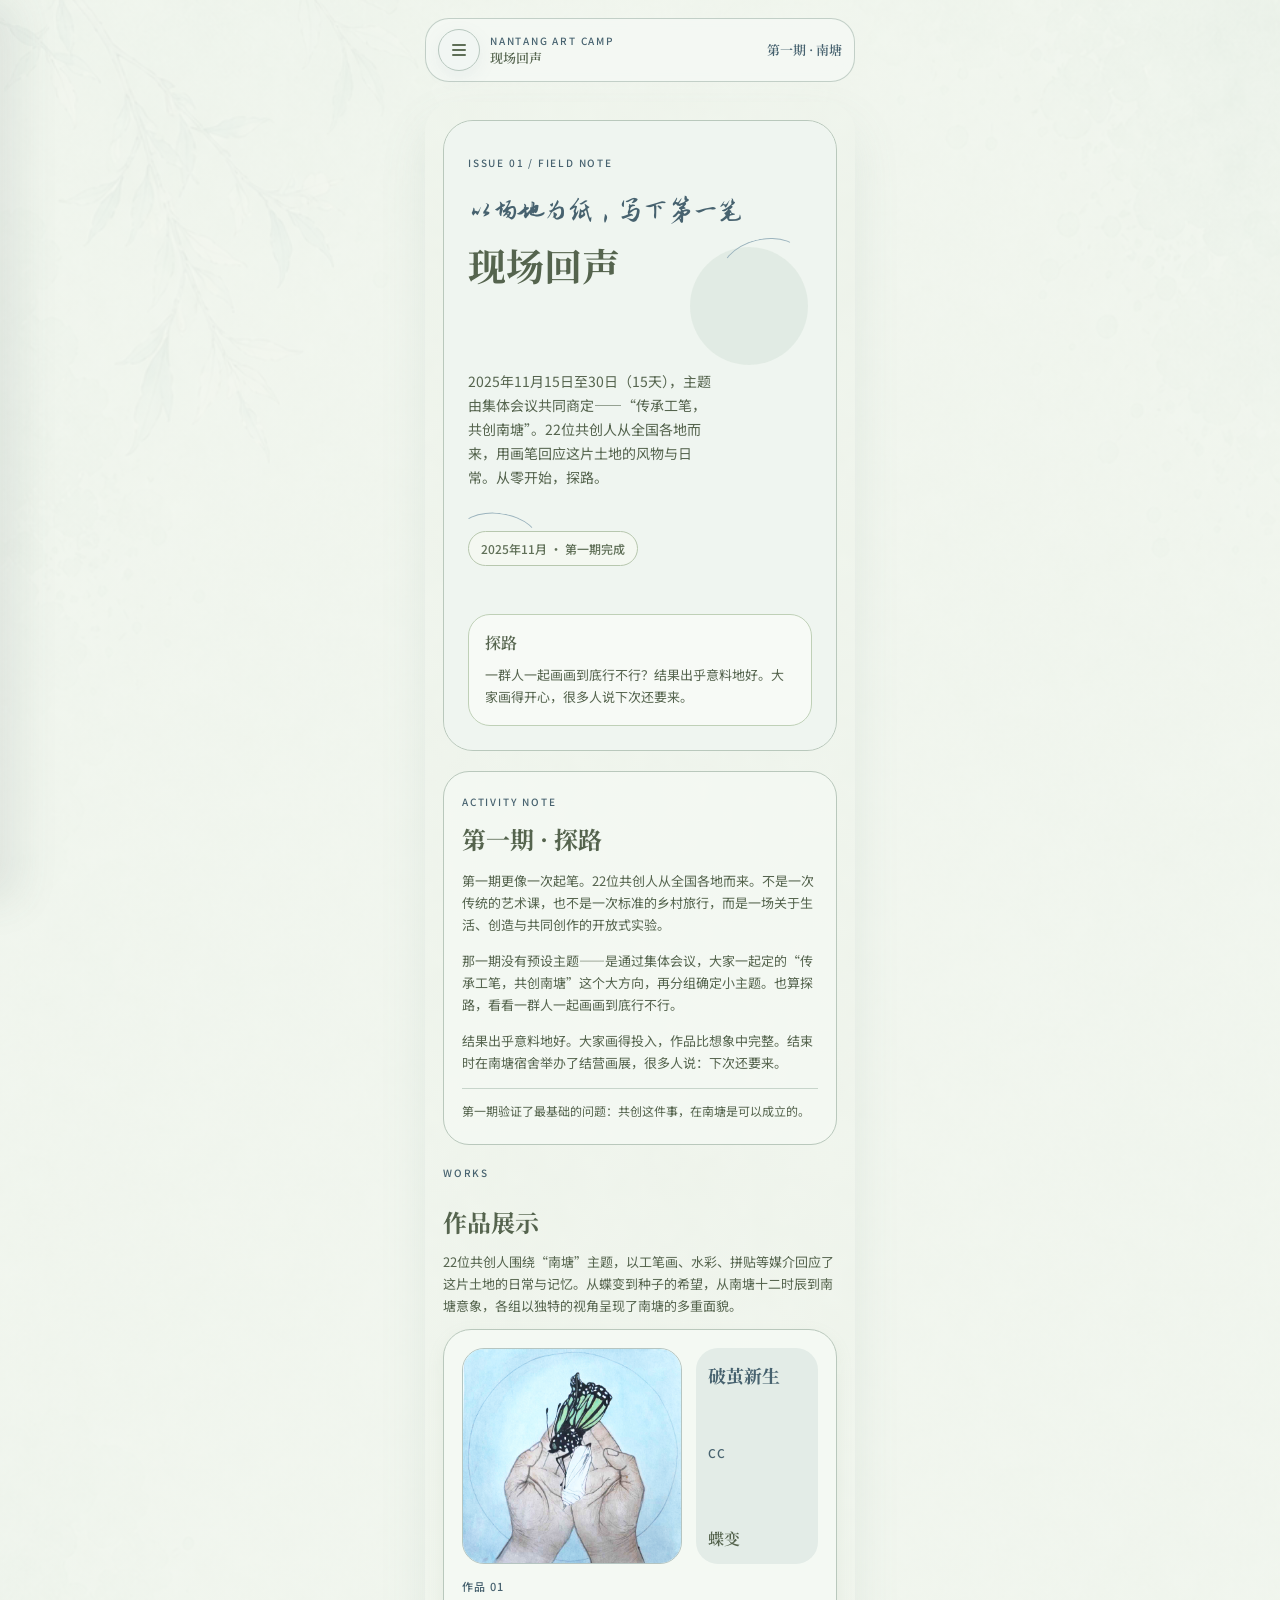
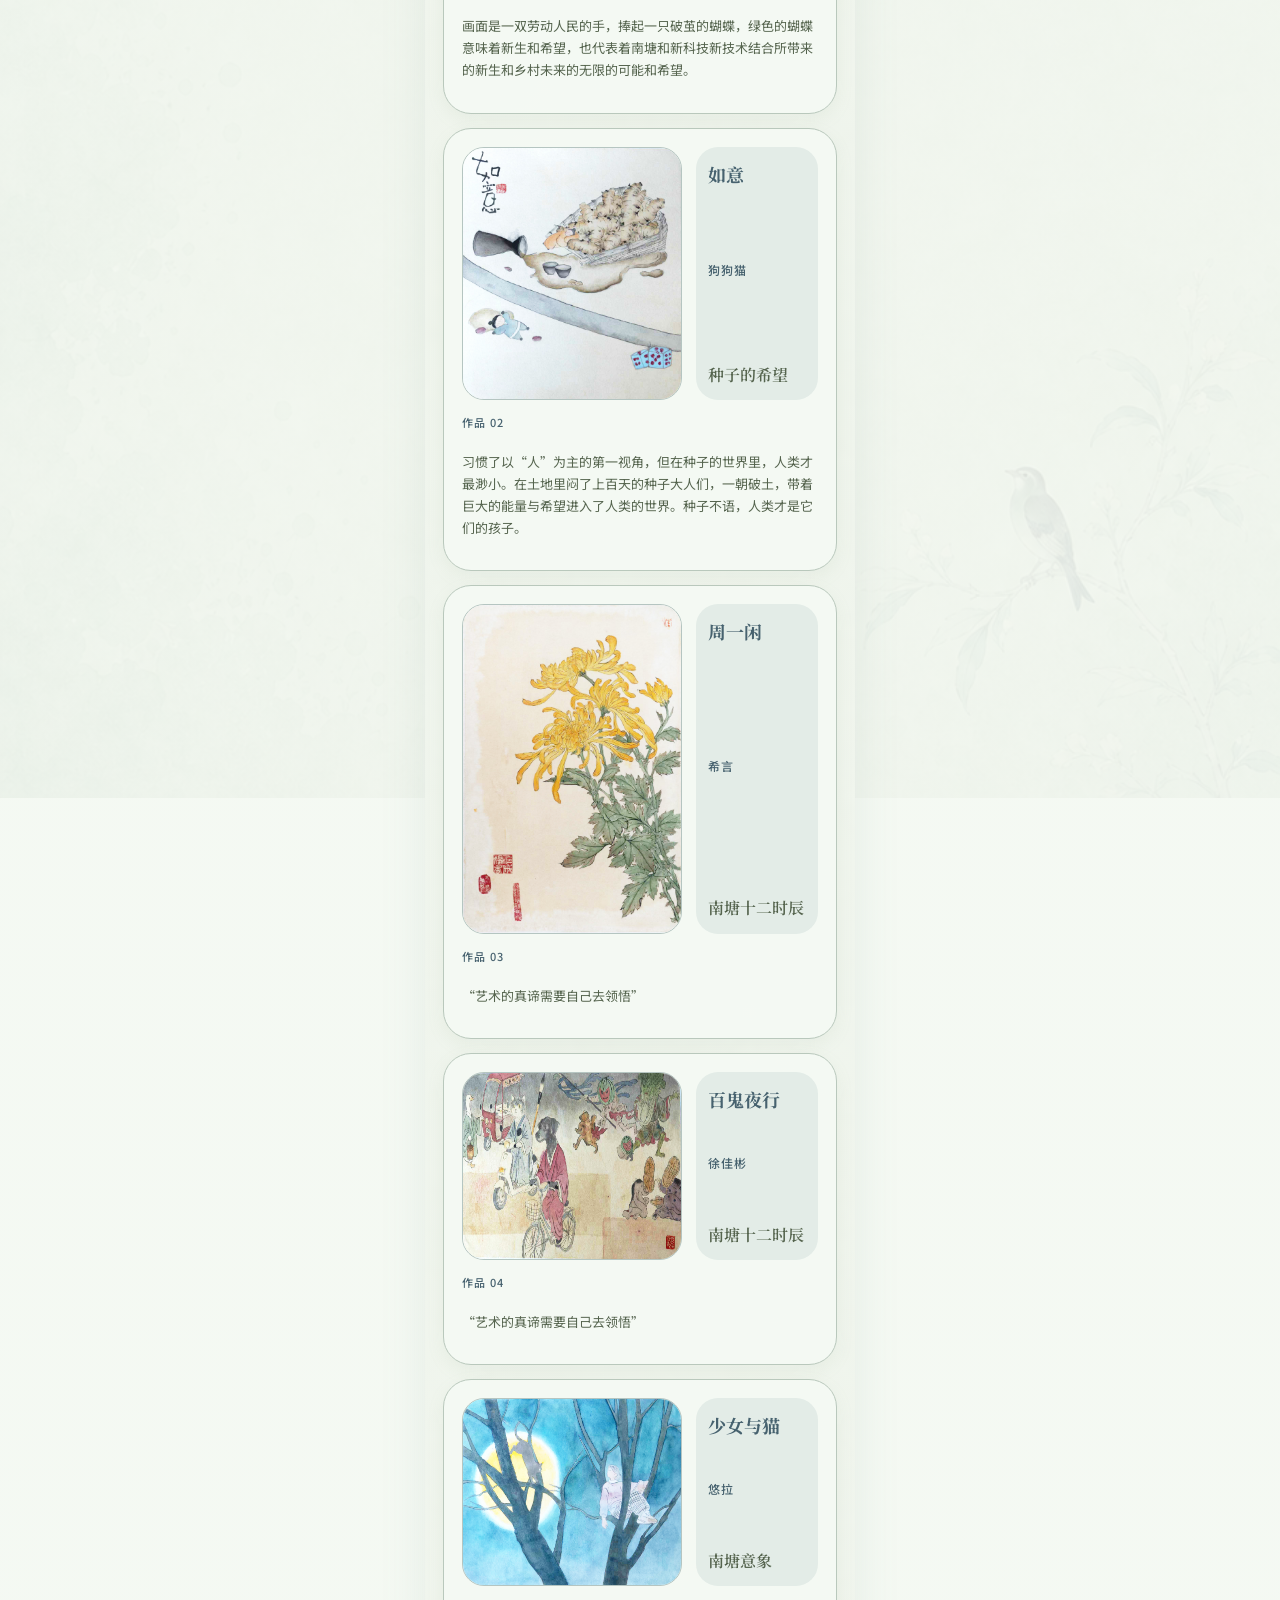
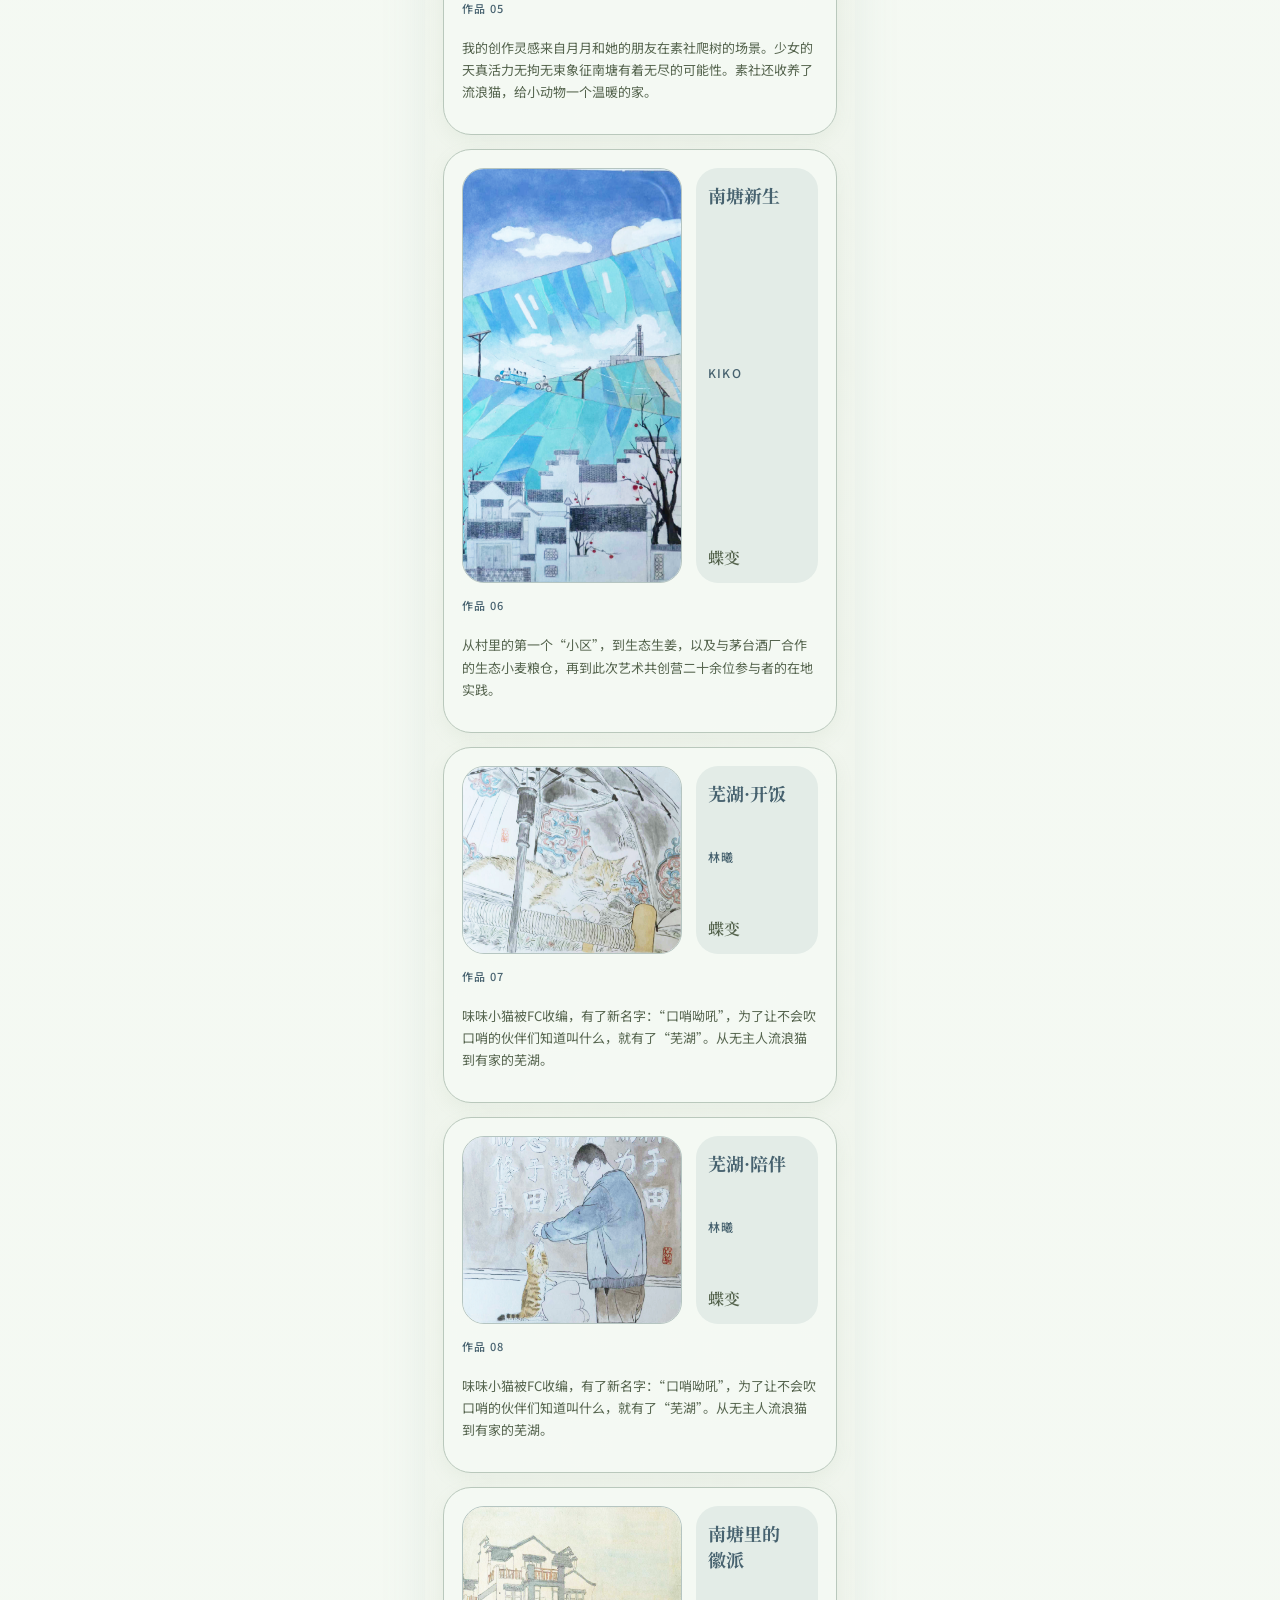
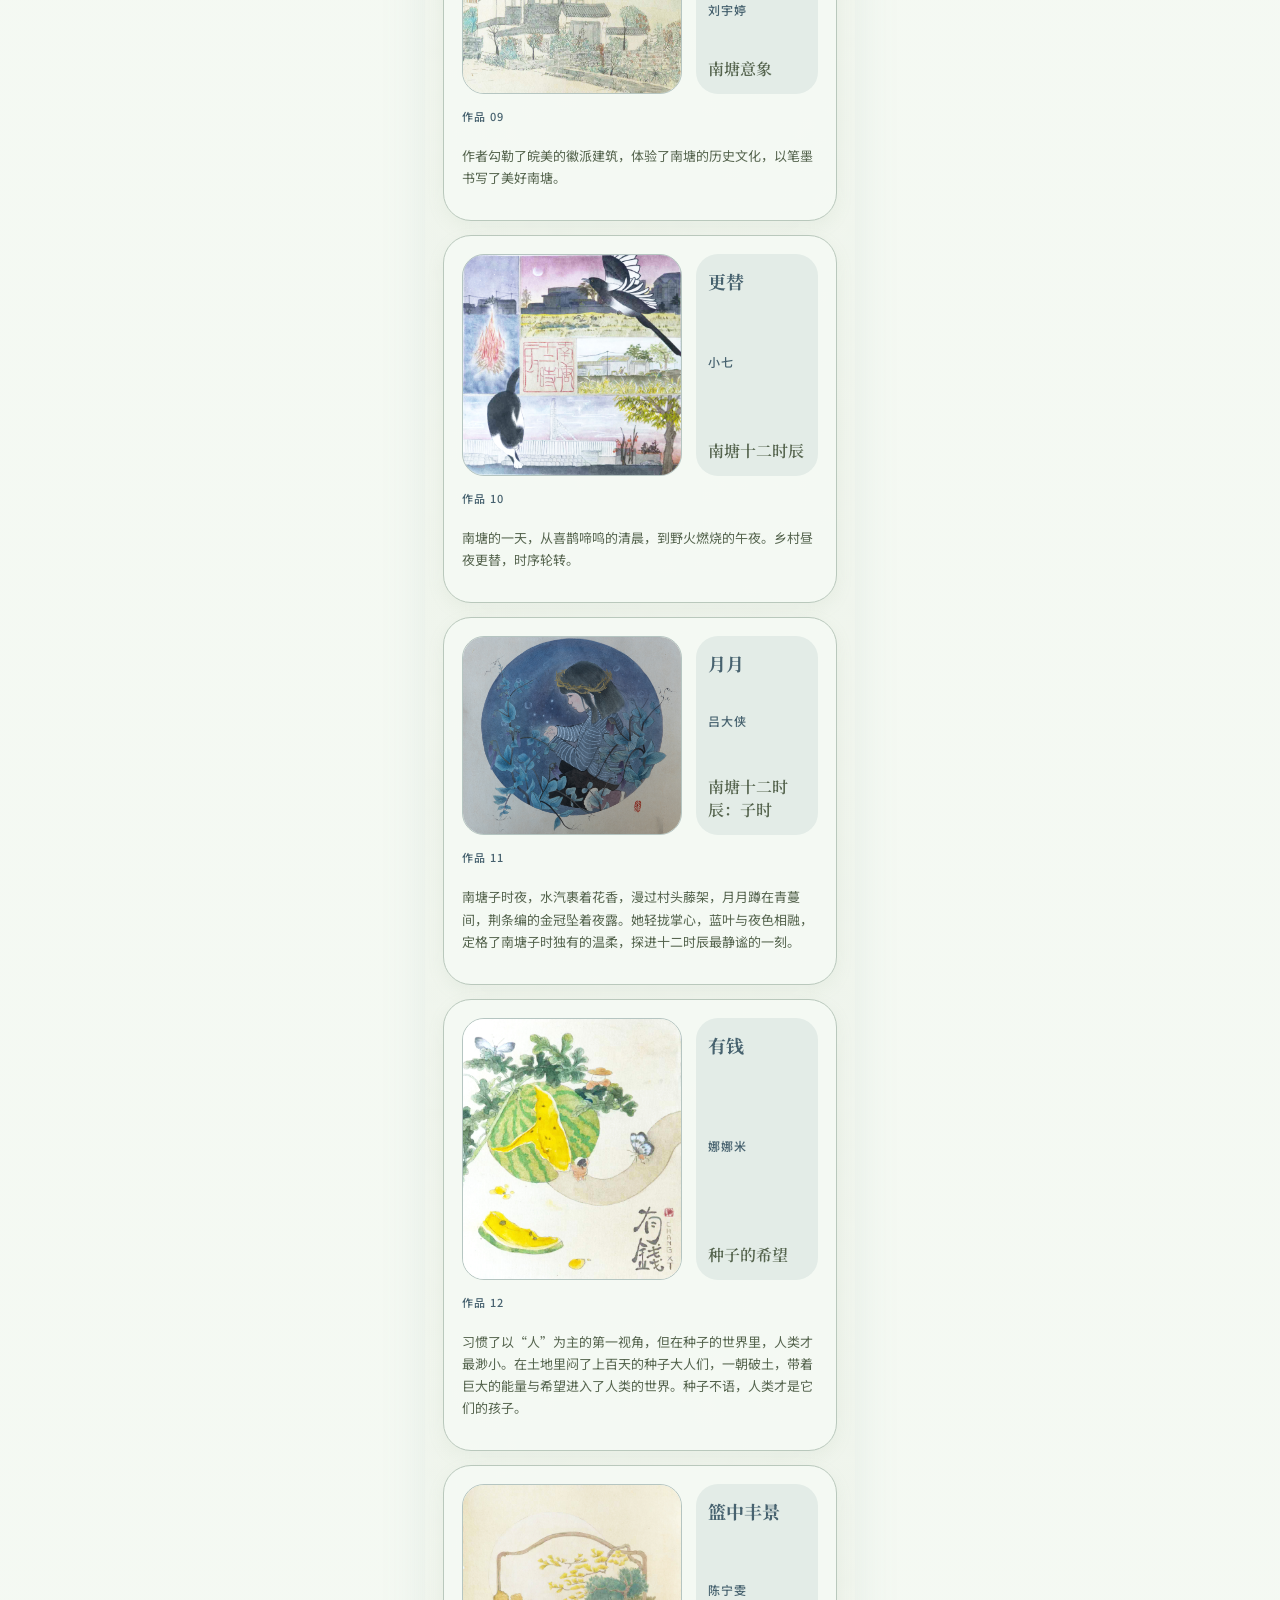
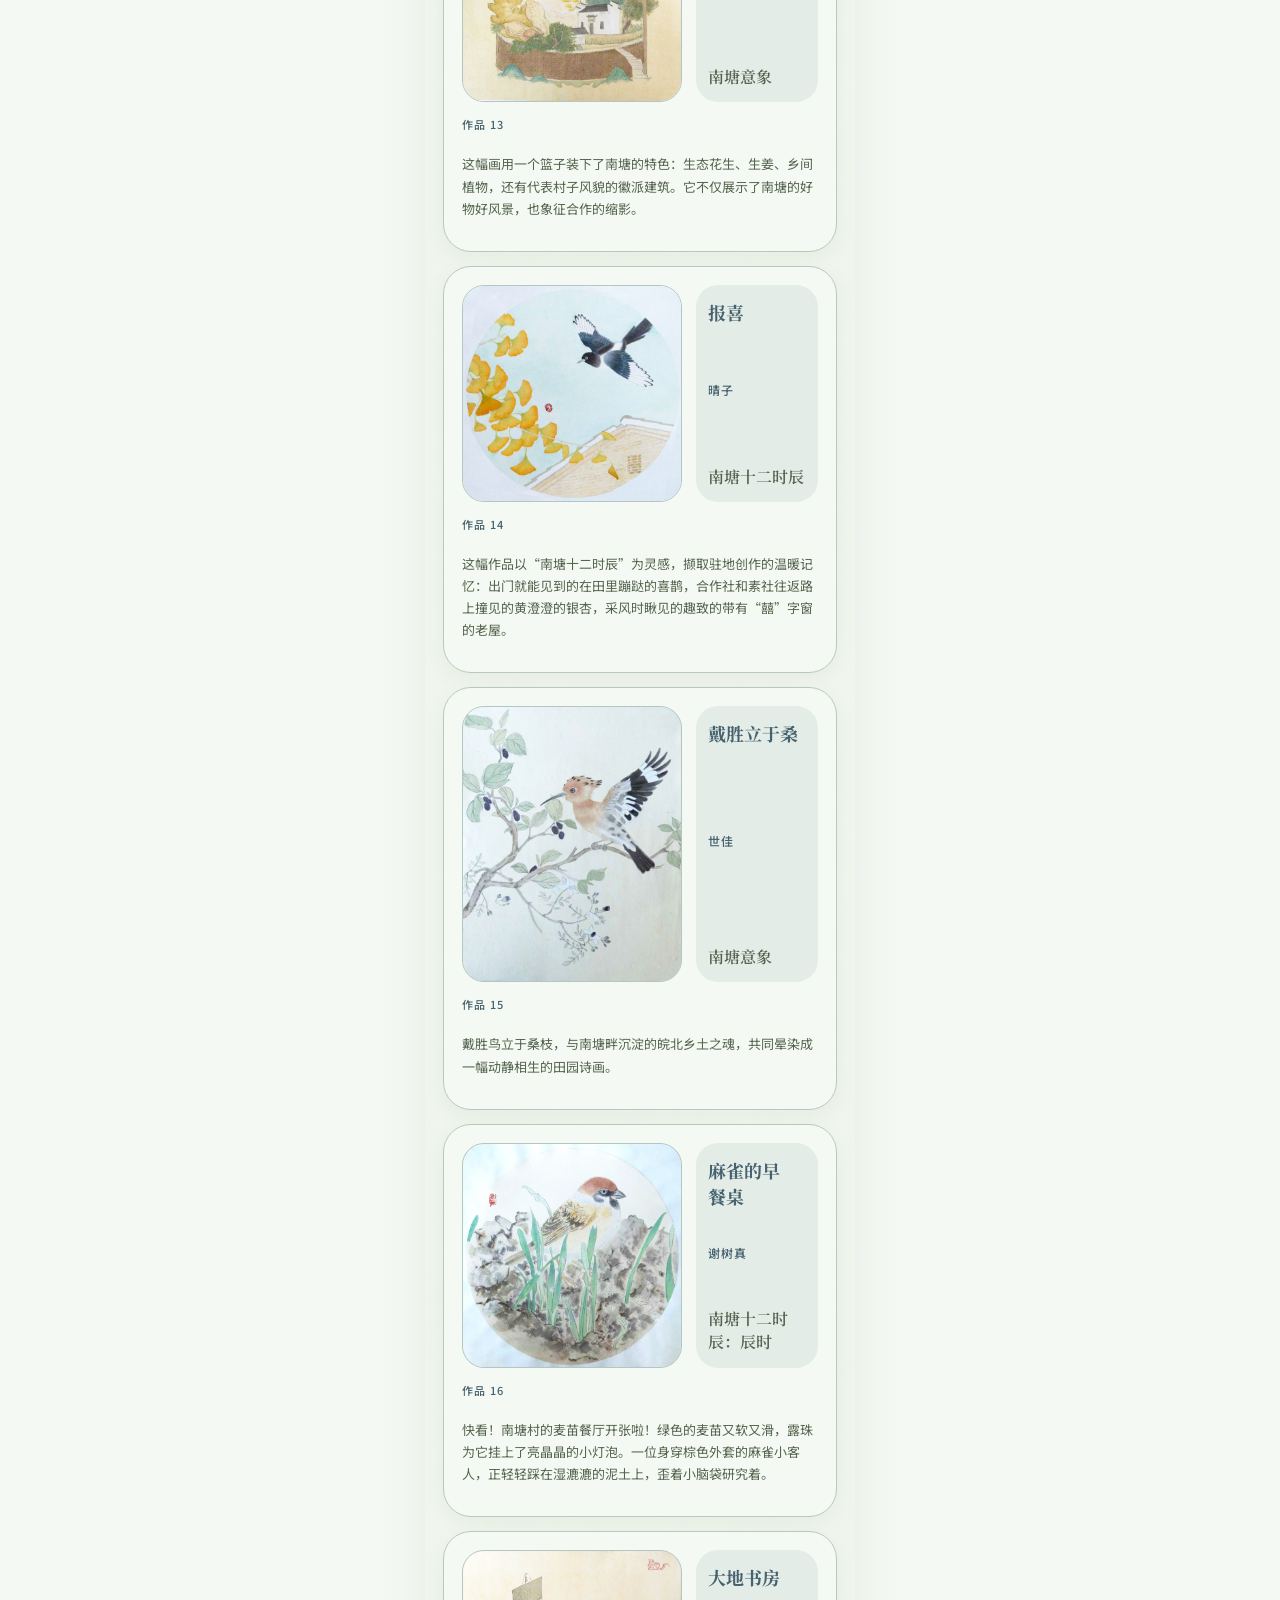
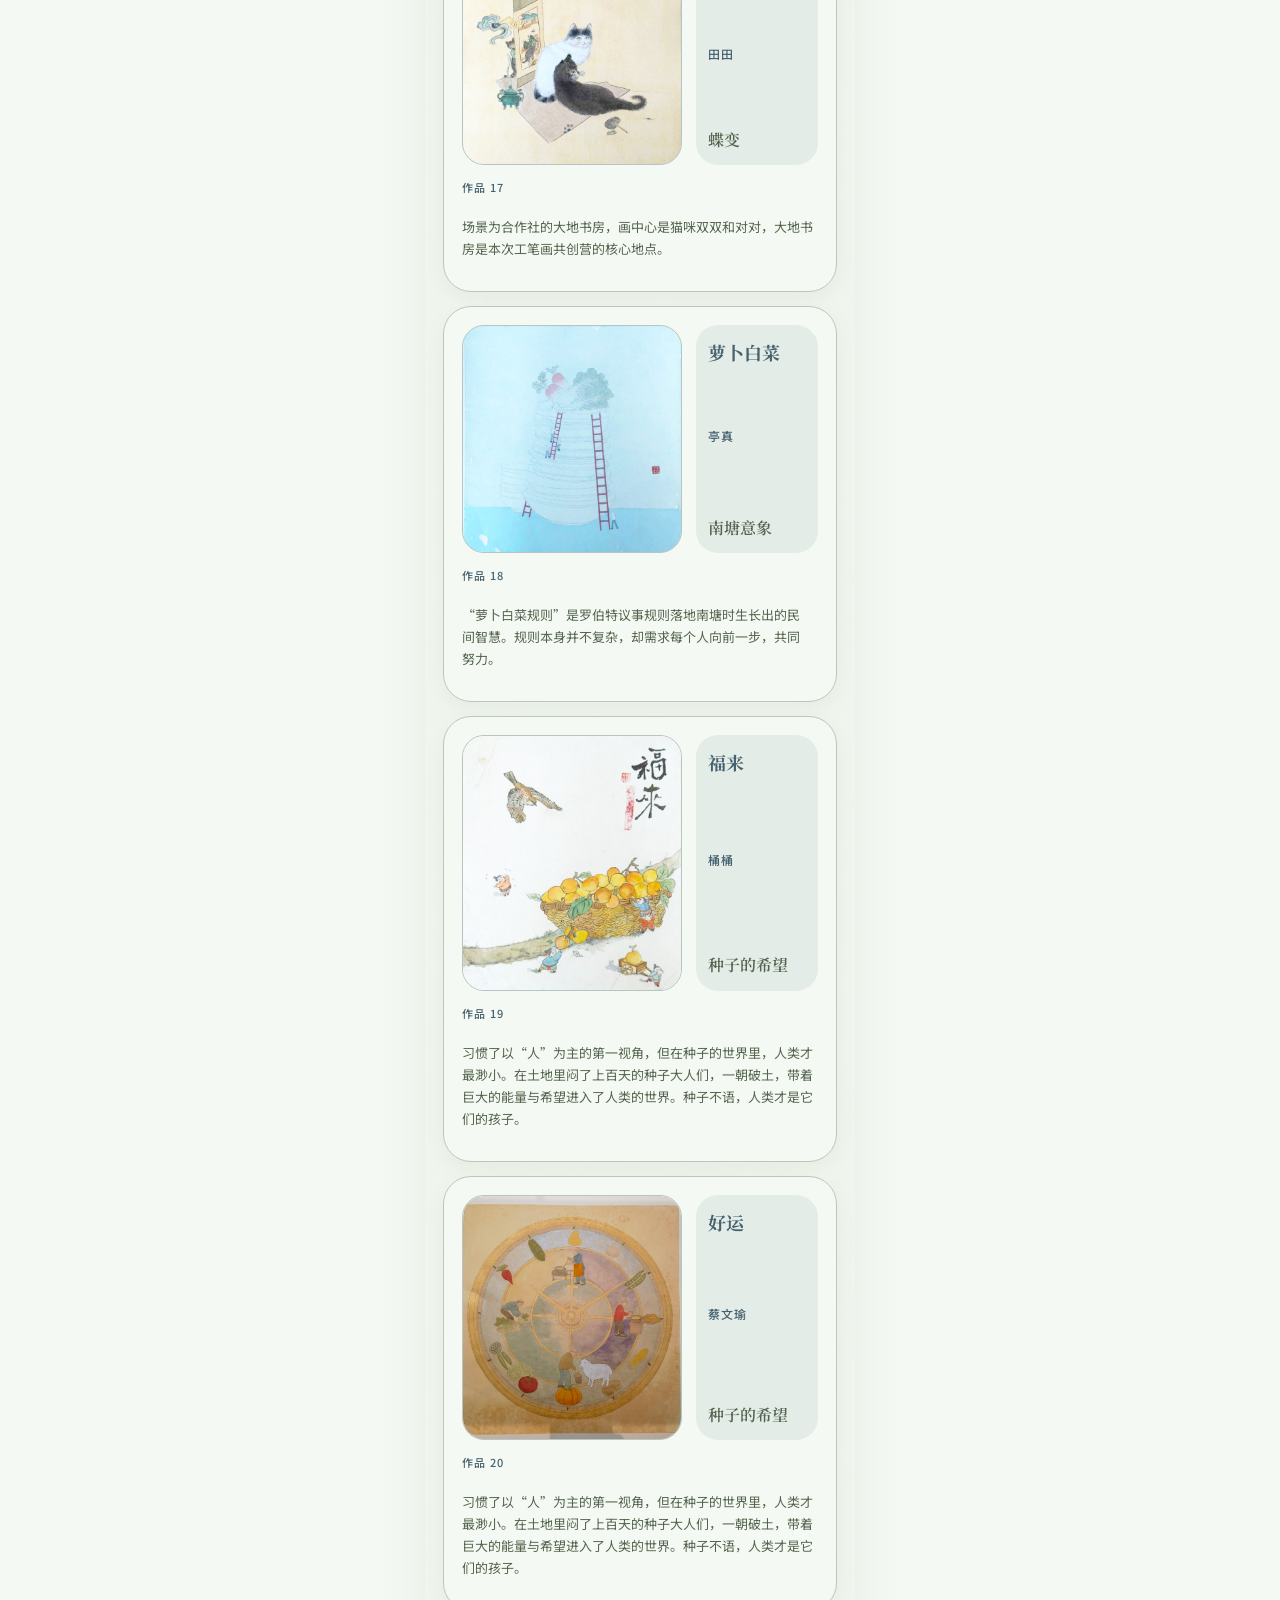
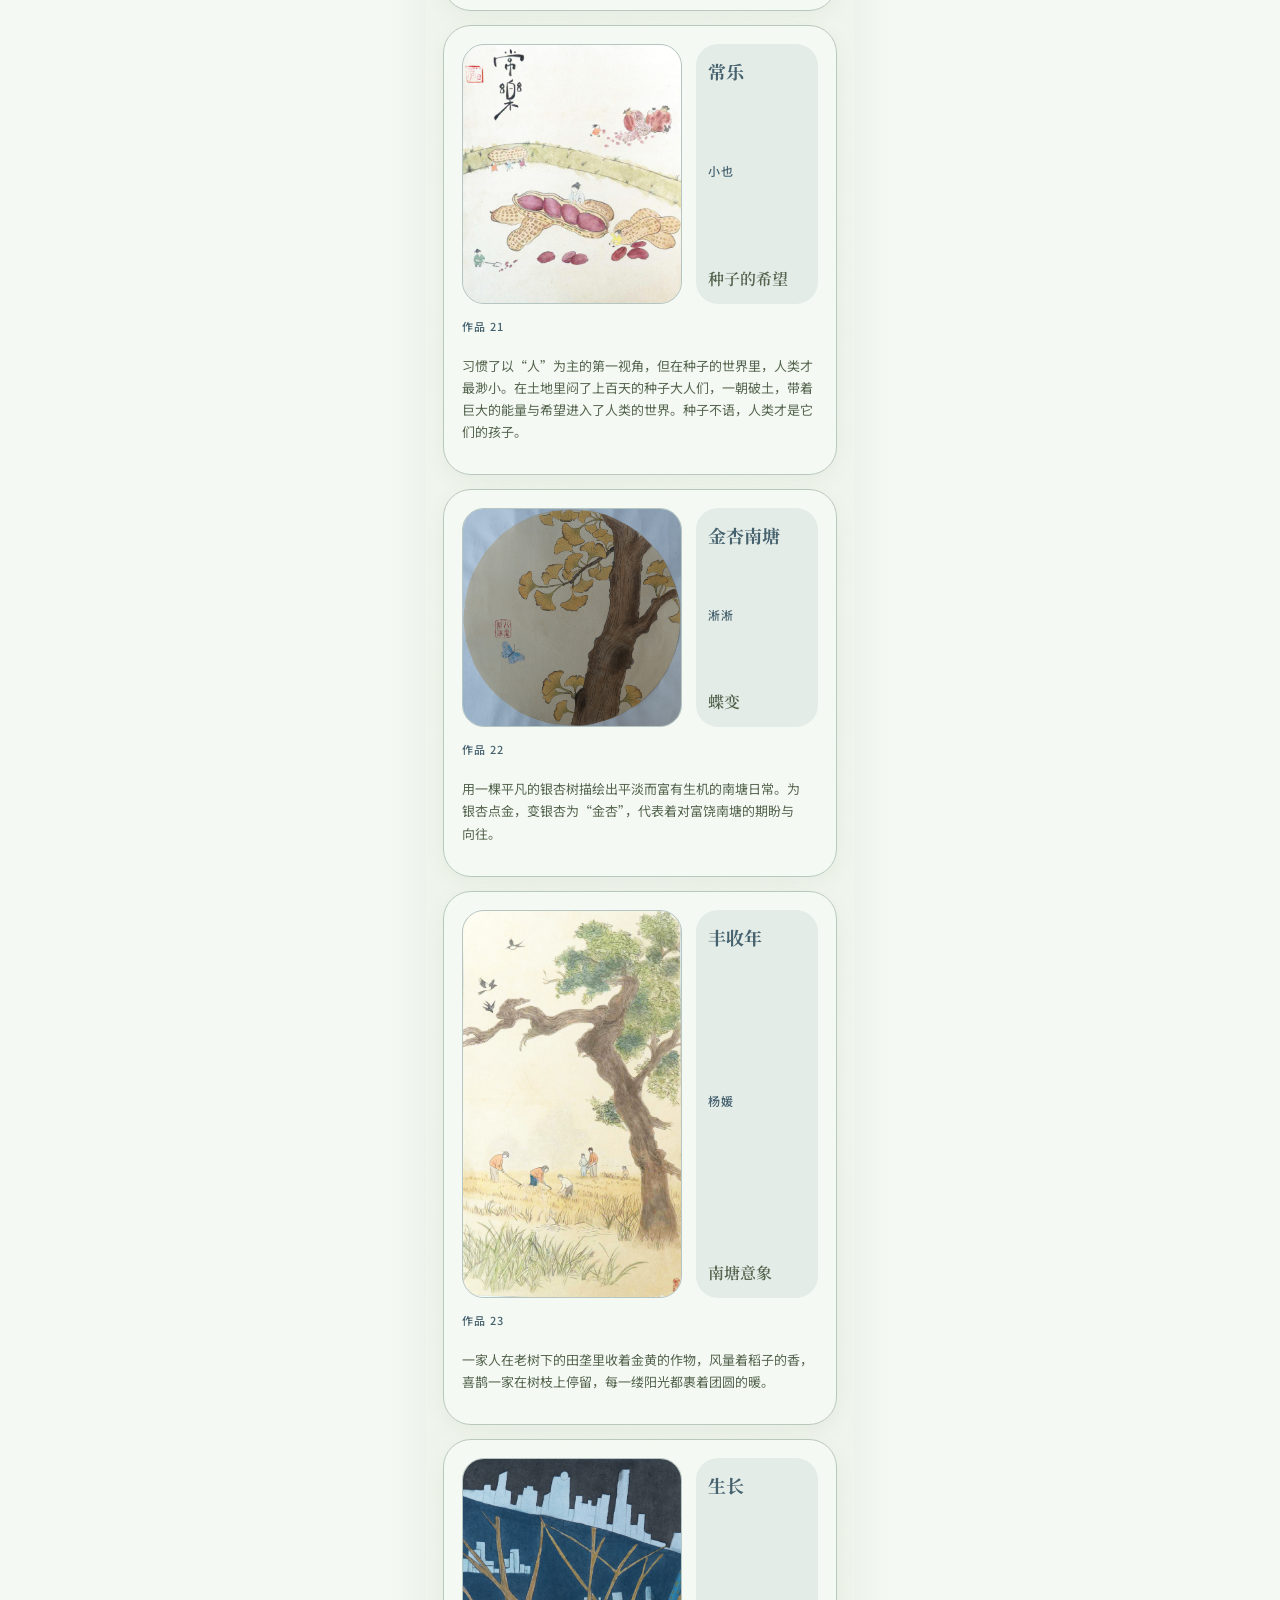
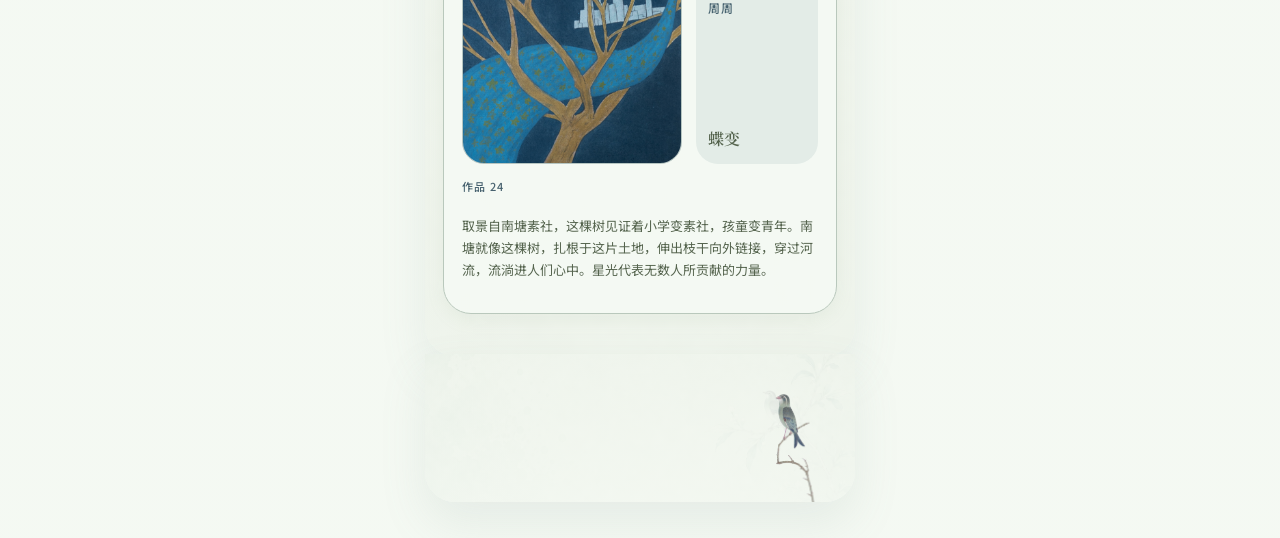
<file: static-site/phase-1.html>
<!DOCTYPE html>
<html lang="zh-CN">
  <head>
    <meta charset="utf-8">
    <meta name="viewport" content="width=device-width, initial-scale=1">
    <title>艺术共创营｜第一期</title>
    <meta name="description" content="2025年11月15日至30日（15天），主题由集体会议共同商定——“传承工笔，共创南塘”。22位共创人从全国各地而来，用画笔回应这片土地的风物与日常。">
    <meta property="og:title" content="艺术共创营｜第一期">
    <meta property="og:description" content="2025年11月15日至30日（15天），主题由集体会议共同商定——“传承工笔，共创南塘”。22位共创人从全国各地而来，用画笔回应这片土地的风物与日常。">
    <link rel="icon" type="image/png" href="assets/images/feature-bird-cutout.png">
    <link rel="preconnect" href="https://fonts.googleapis.com">
    <link rel="preconnect" href="https://fonts.gstatic.com" crossorigin>
    <link href="https://fonts.googleapis.com/css2?family=Noto+Sans+SC:wght@100..900&family=Noto+Serif+SC:wght@200..900&family=Zhi+Mang+Xing:wght@400&display=swap" rel="stylesheet">
    <link rel="stylesheet" href="styles/site.css">
    <link rel="stylesheet" href="styles/nav.css">
  </head>
  <body data-page="phase-1">
    <div id="app"></div>
    <noscript><p style="padding: 40px 24px; font-size: 14px; line-height: 1.8; color: #55644e">这个页面需要启用 JavaScript 才能阅读。</p></noscript>
    <script type="module" src="scripts/app.js?v=5"></script>
    <script type="module" src="scripts/nav.js"></script>
  </body>
</html>
</file>
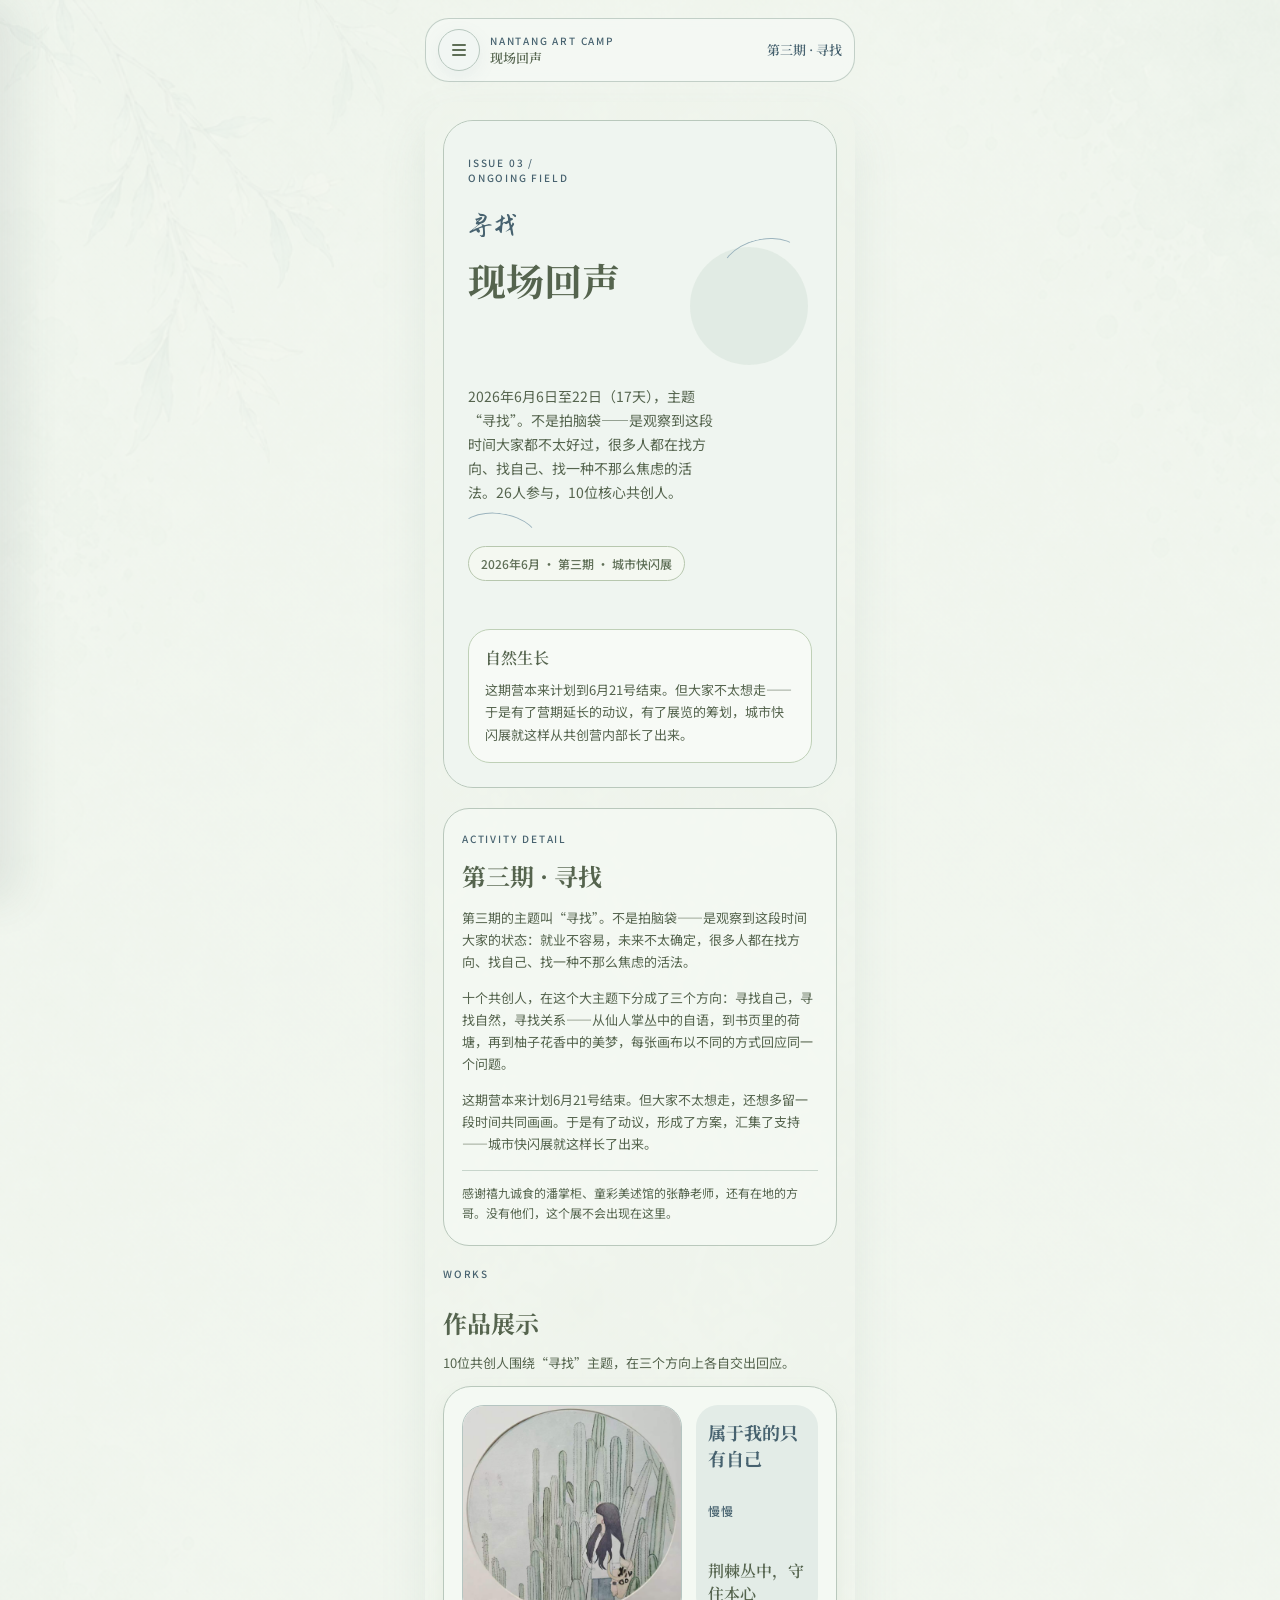
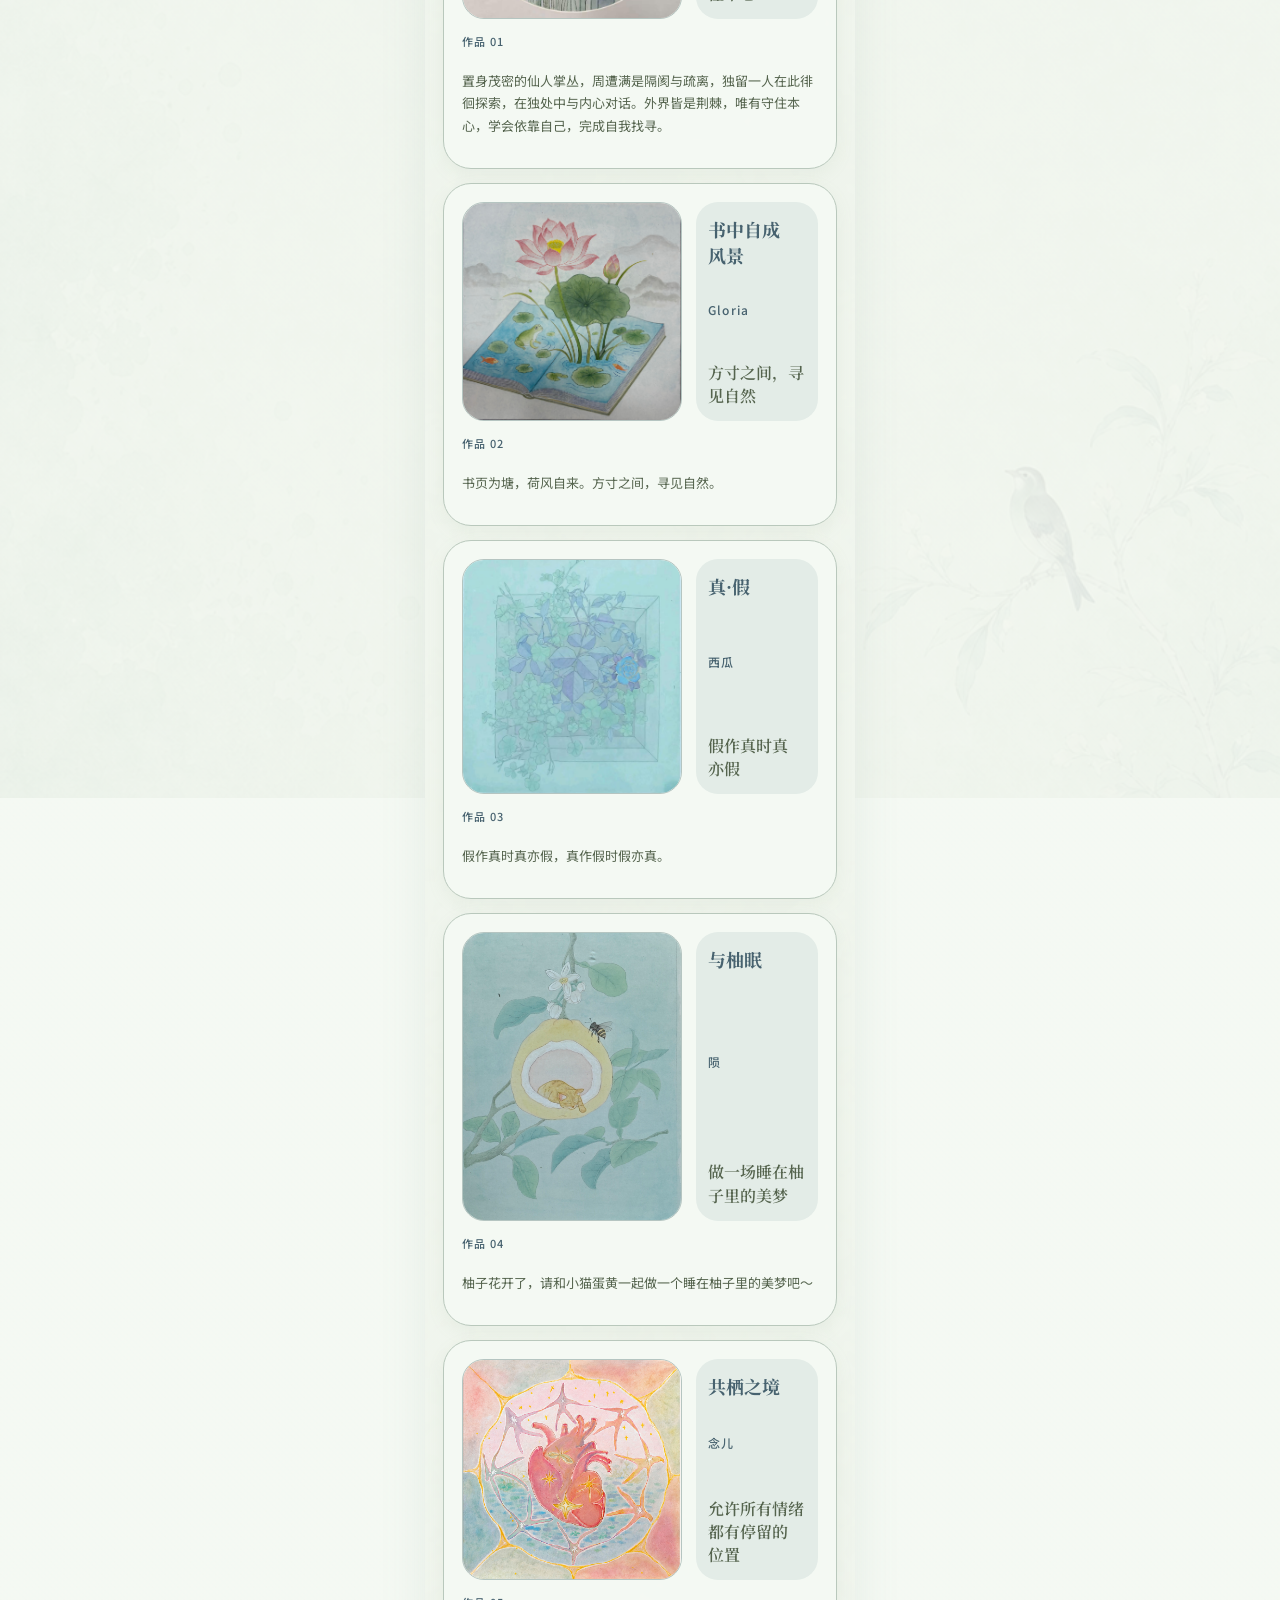
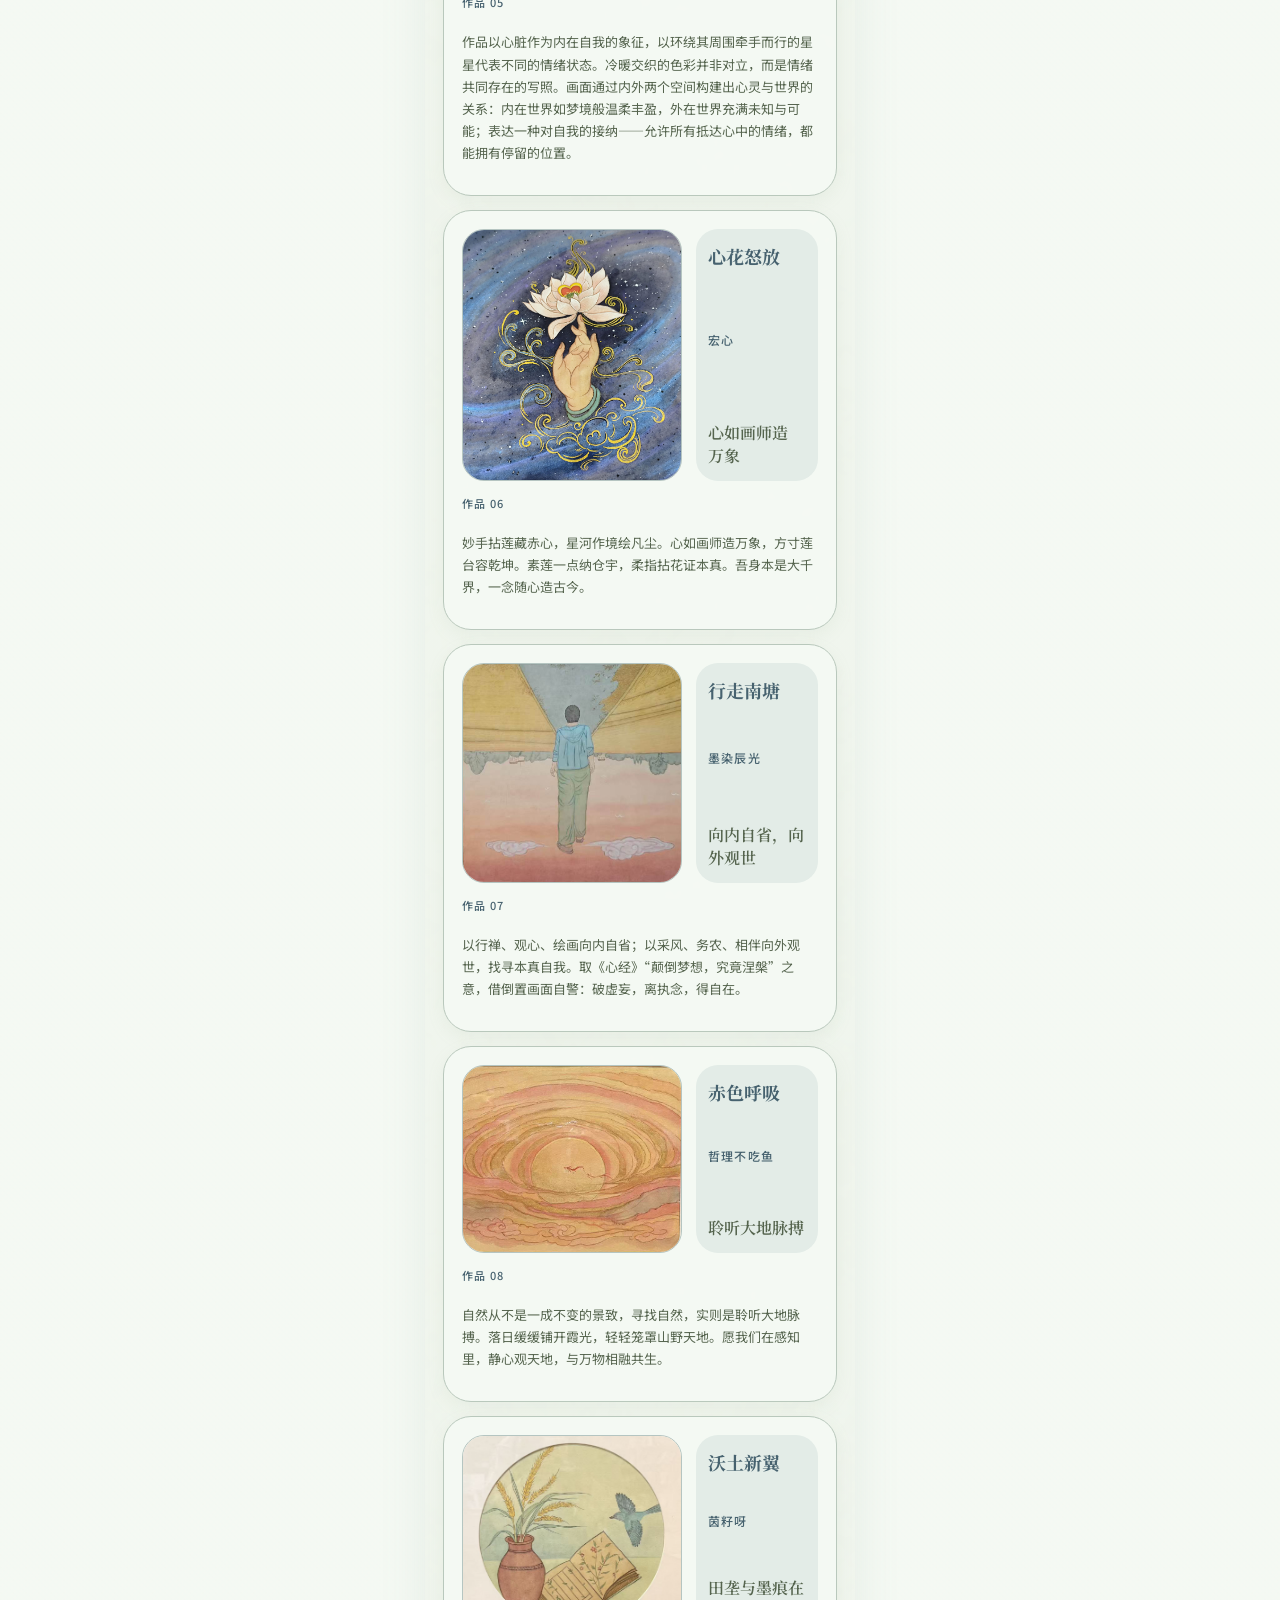
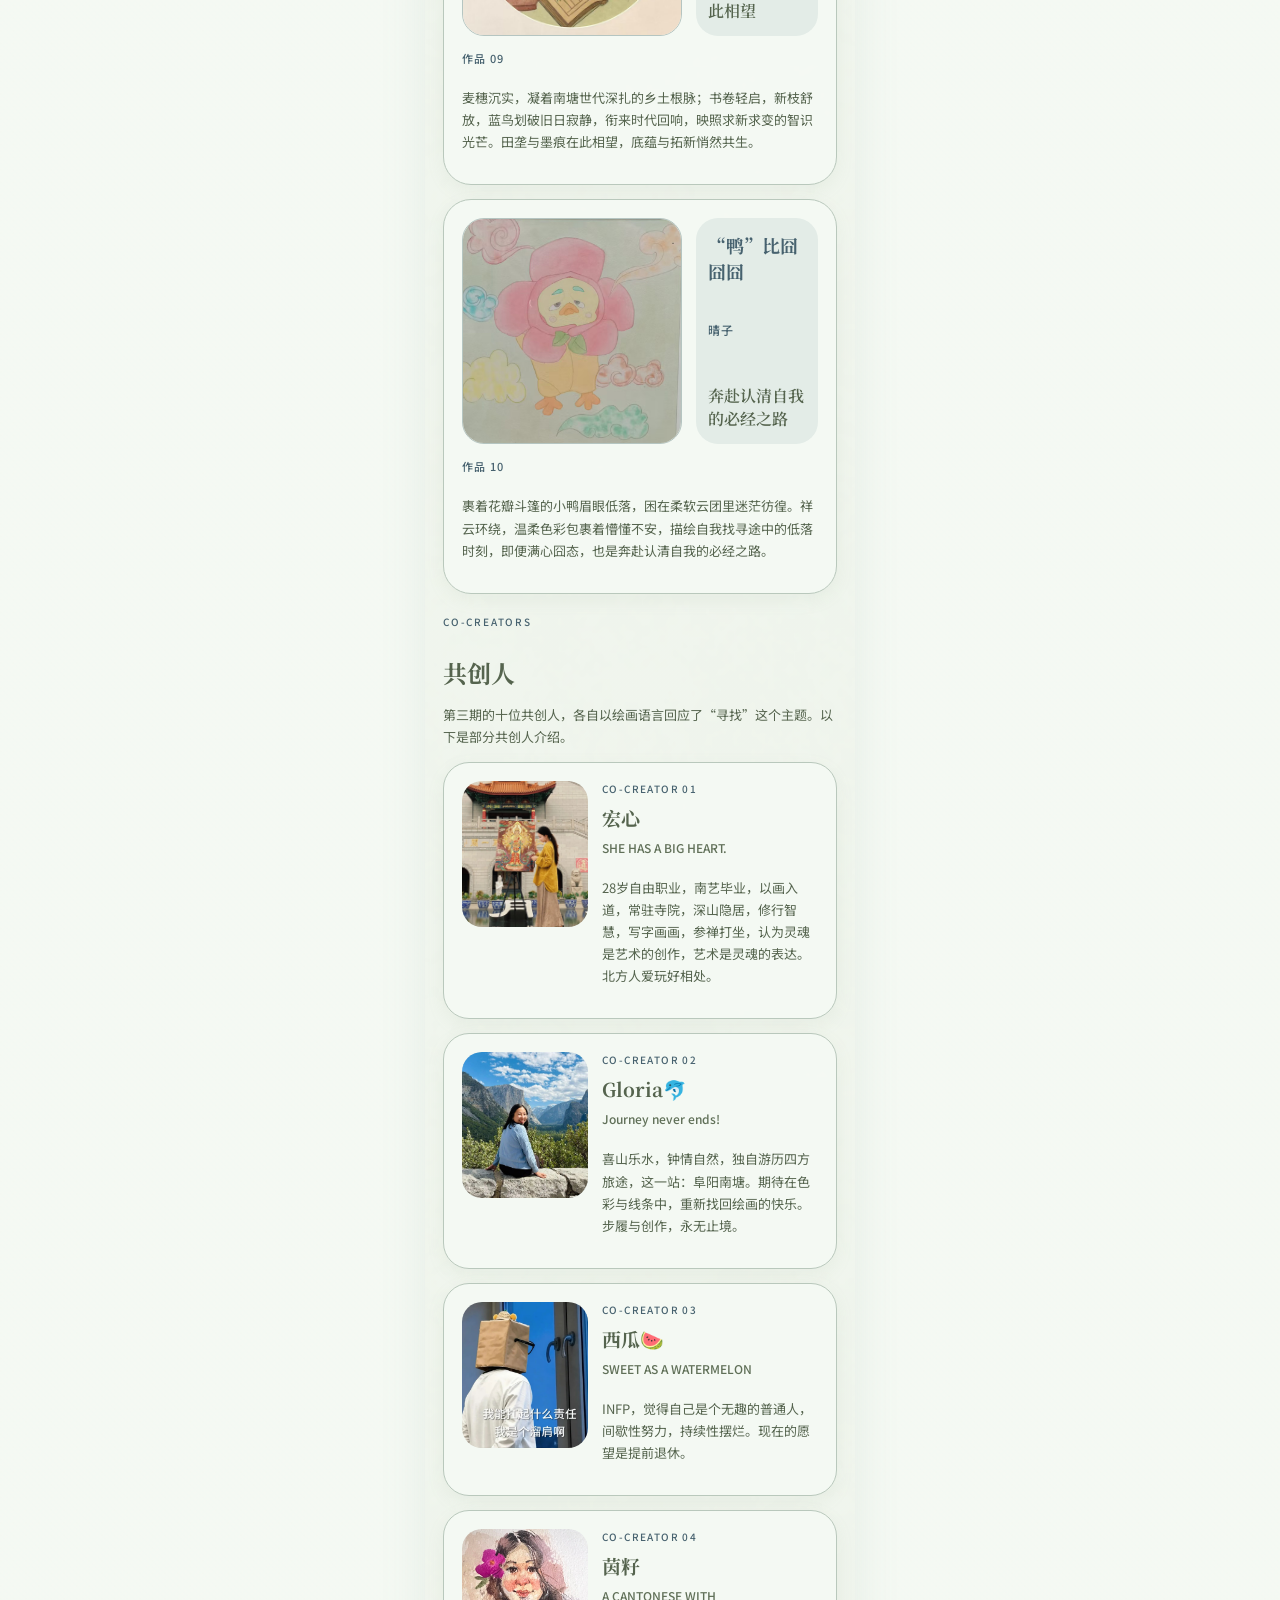
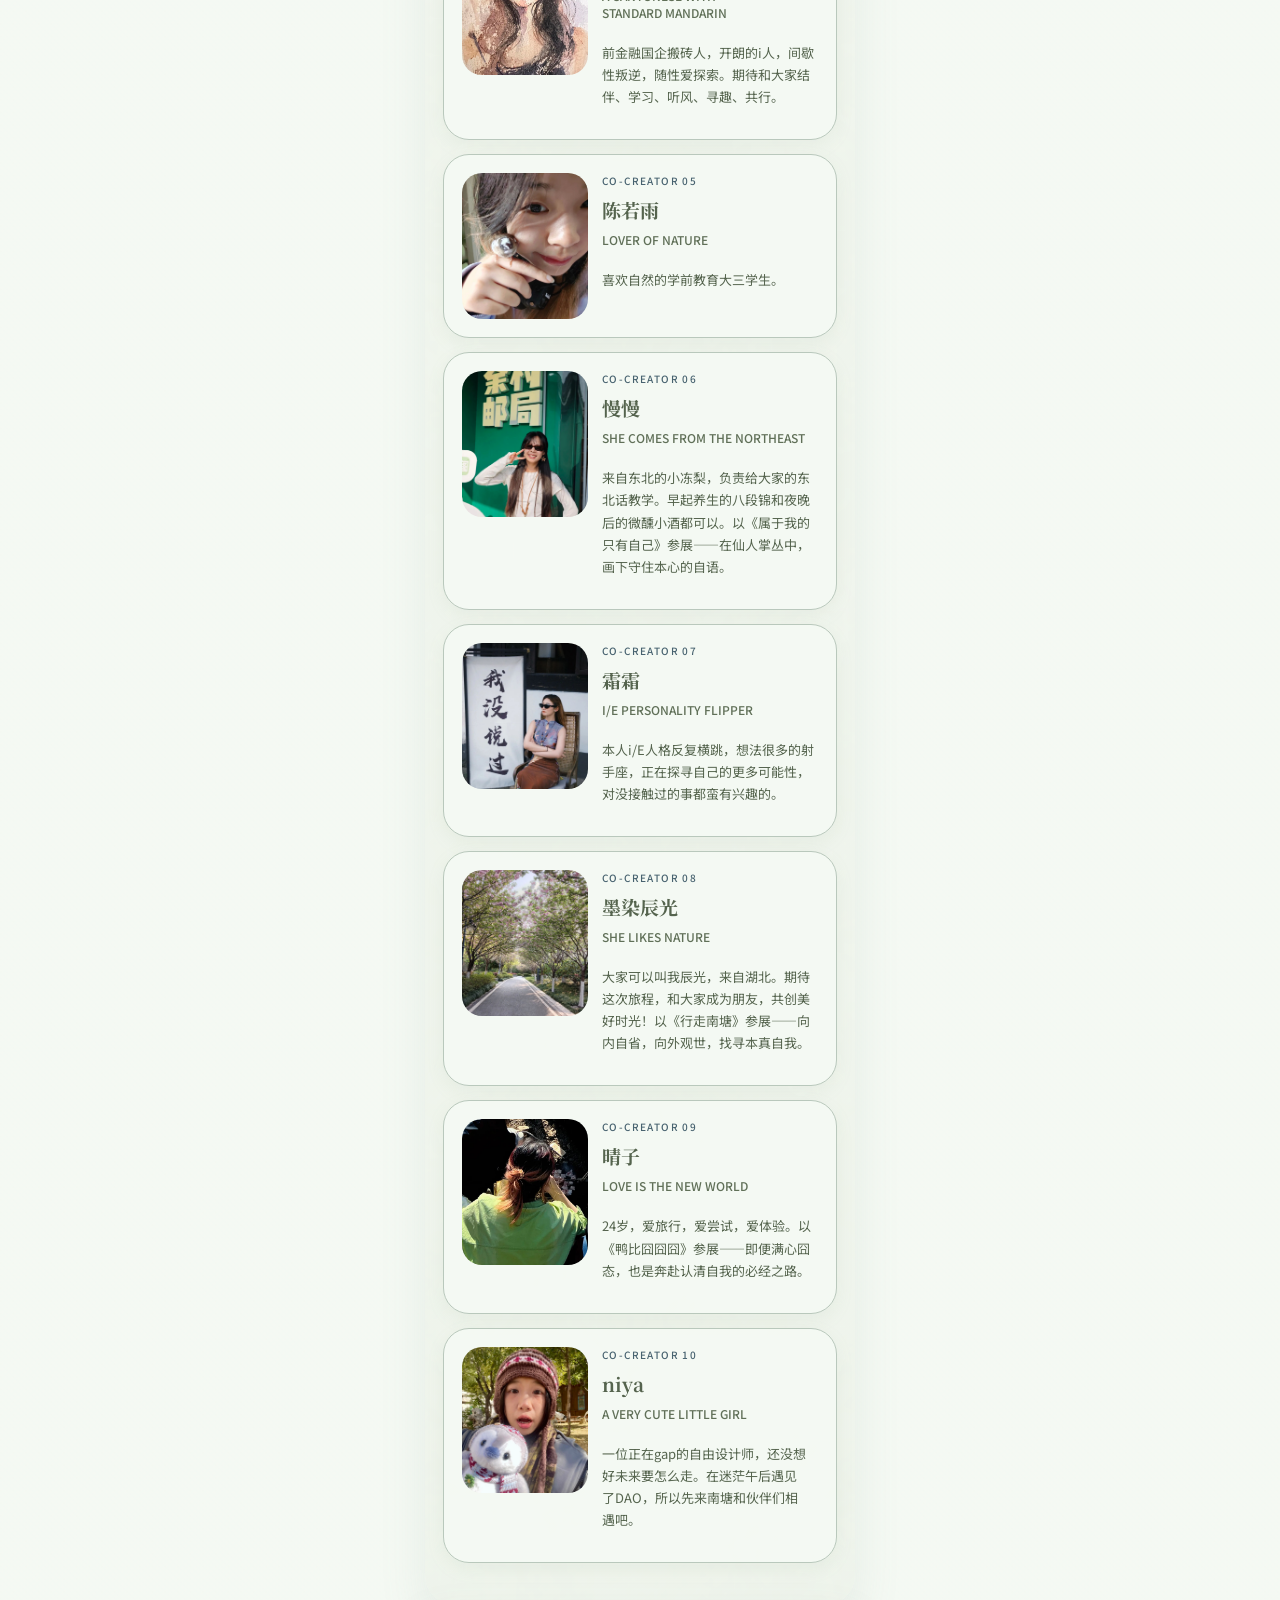
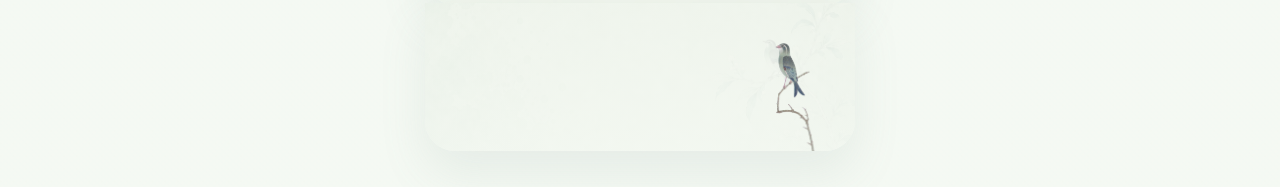
<file: static-site/phase-3.html>
<!DOCTYPE html>
<html lang="zh-CN">
  <head>
    <meta charset="utf-8">
    <meta name="viewport" content="width=device-width, initial-scale=1">
    <title>艺术共创营｜第三期</title>
    <meta name="description" content="2026年6月6日至22日（17天），主题“寻找”。26人参与，10位核心共创人。">
    <meta property="og:title" content="艺术共创营｜第三期">
    <meta property="og:description" content="2026年6月6日至22日（17天），主题“寻找”。26人参与，10位核心共创人。">
    <link rel="icon" type="image/png" href="assets/images/feature-bird-cutout.png">
    <link rel="preconnect" href="https://fonts.googleapis.com">
    <link rel="preconnect" href="https://fonts.gstatic.com" crossorigin>
    <link href="https://fonts.googleapis.com/css2?family=Noto+Sans+SC:wght@100..900&family=Noto+Serif+SC:wght@200..900&family=Zhi+Mang+Xing:wght@400&display=swap" rel="stylesheet">
    <link rel="stylesheet" href="styles/site.css">
    <link rel="stylesheet" href="styles/nav.css">
  </head>
  <body data-page="phase-3">
    <div id="app"></div>
    <noscript><p style="padding: 40px 24px; font-size: 14px; line-height: 1.8; color: #55644e">这个页面需要启用 JavaScript 才能阅读。</p></noscript>
    <script type="module" src="scripts/app.js?v=5"></script>
    <script type="module" src="scripts/nav.js"></script>
  </body>
</html>
</file>
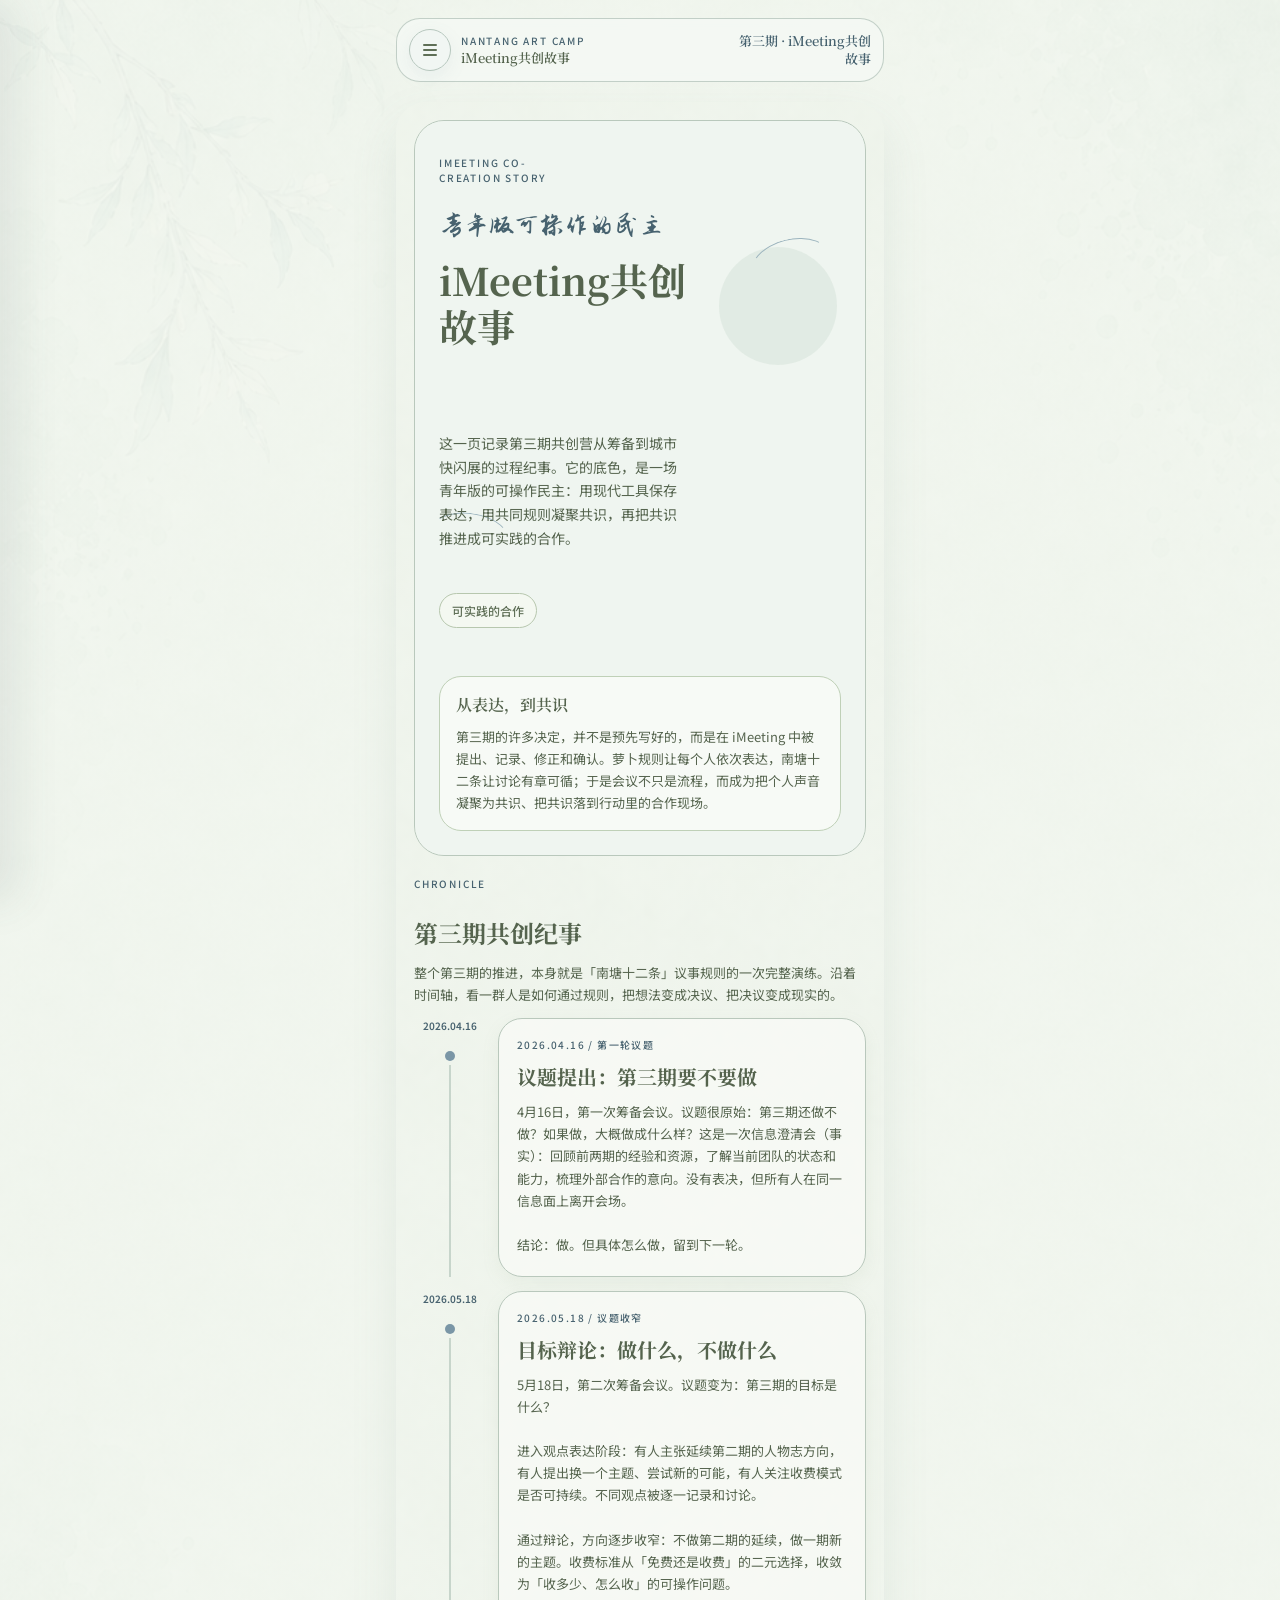
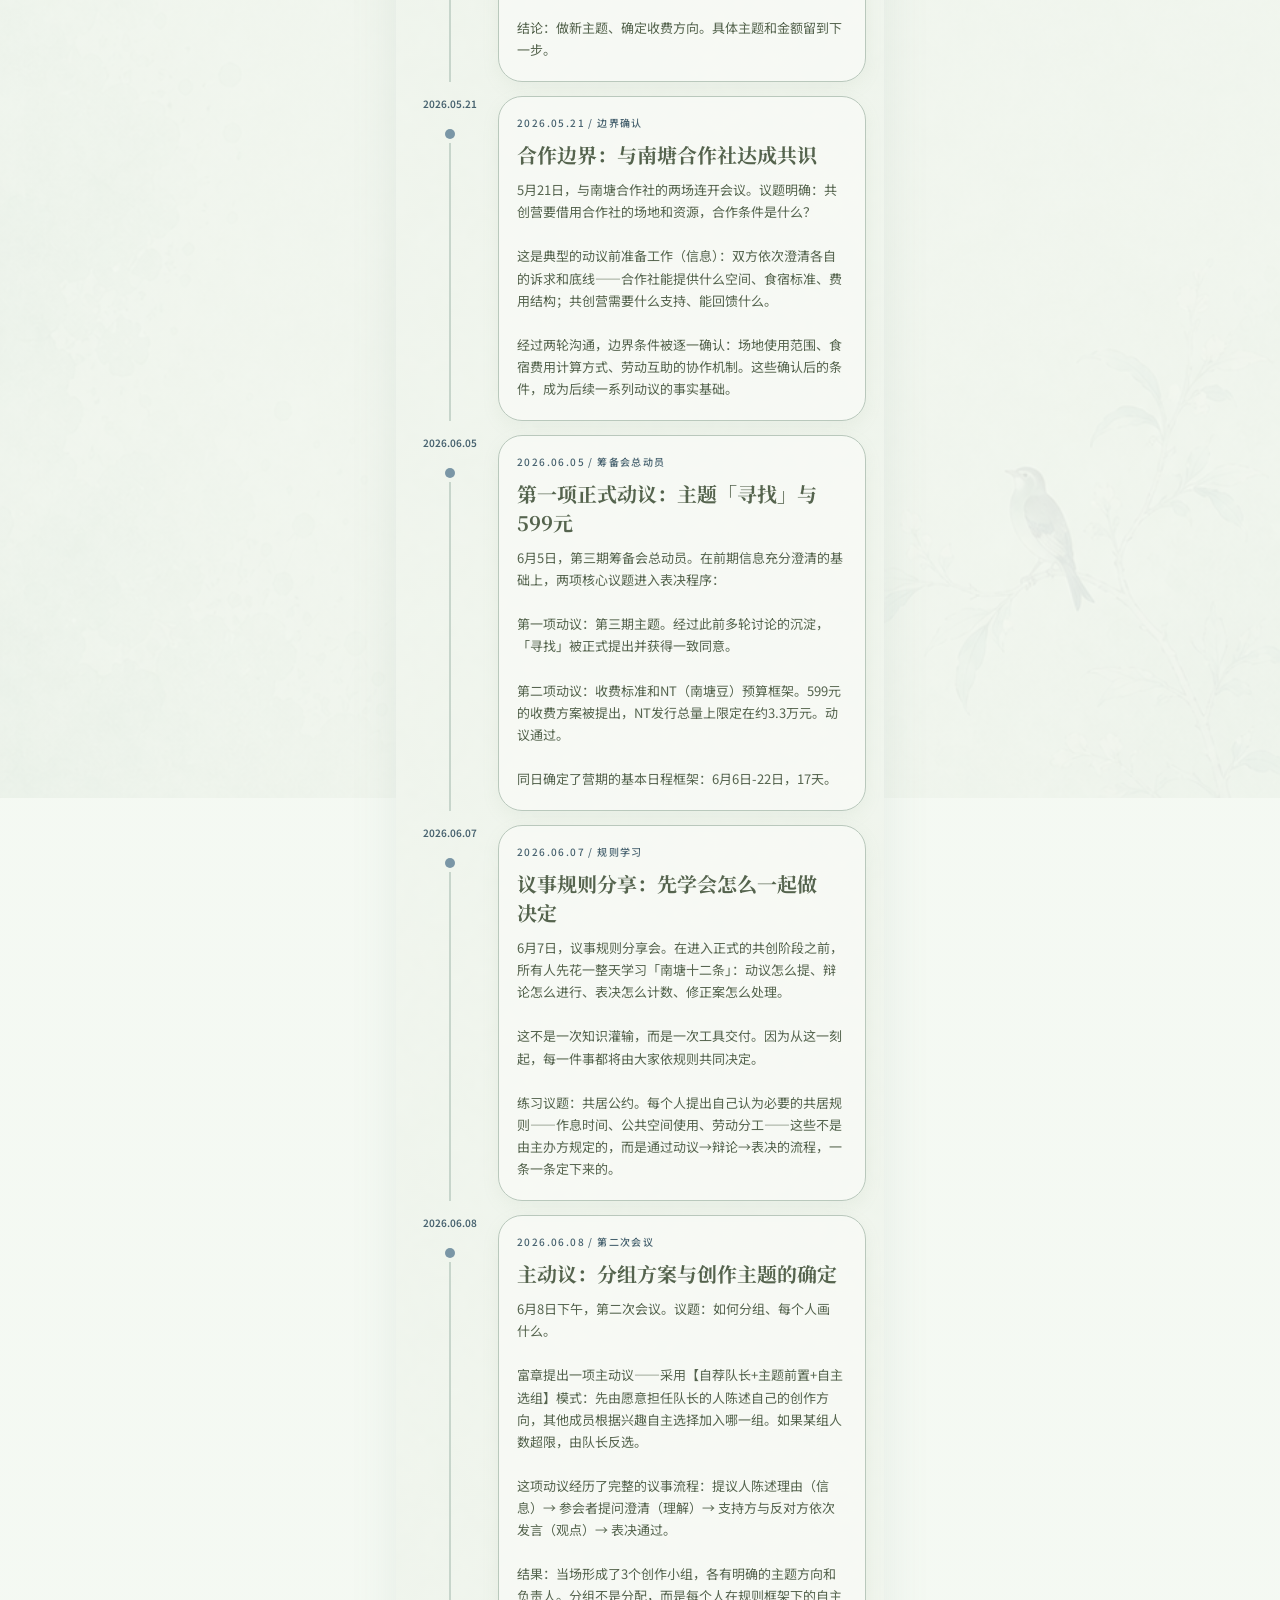
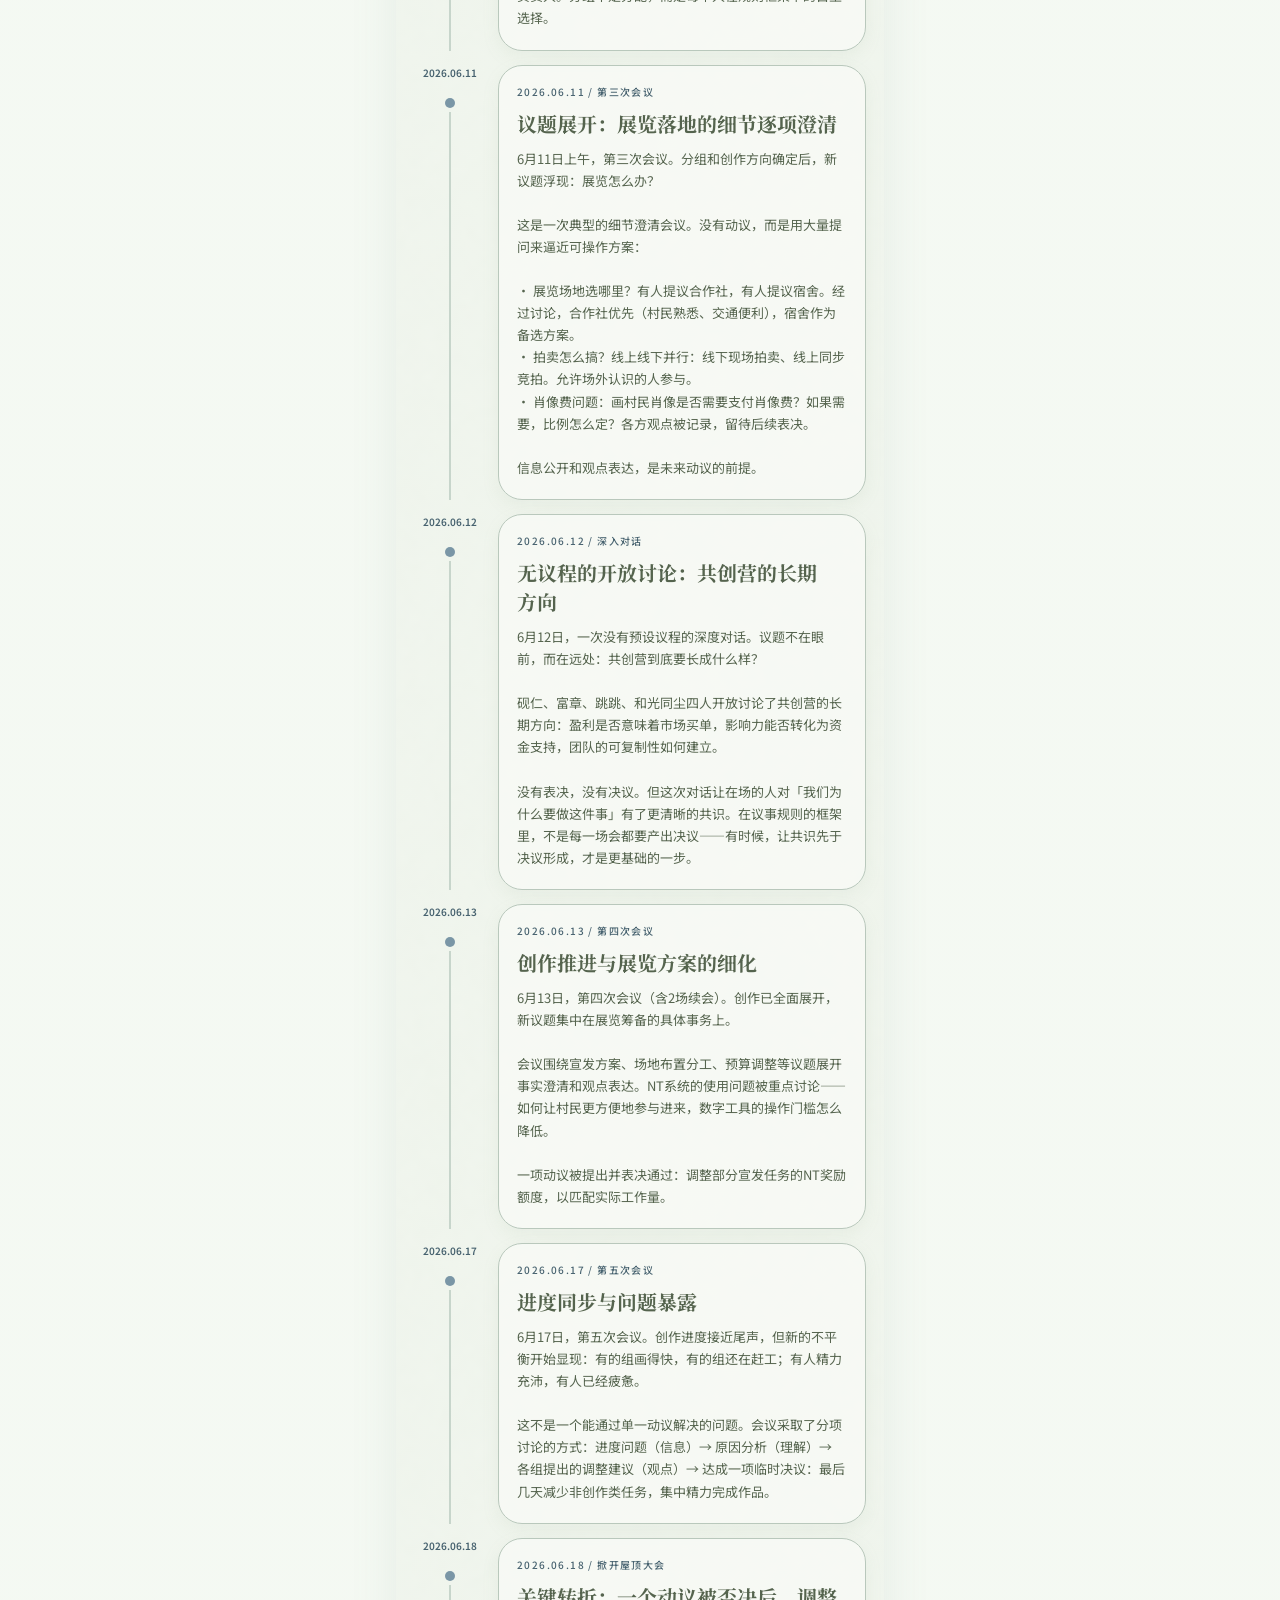
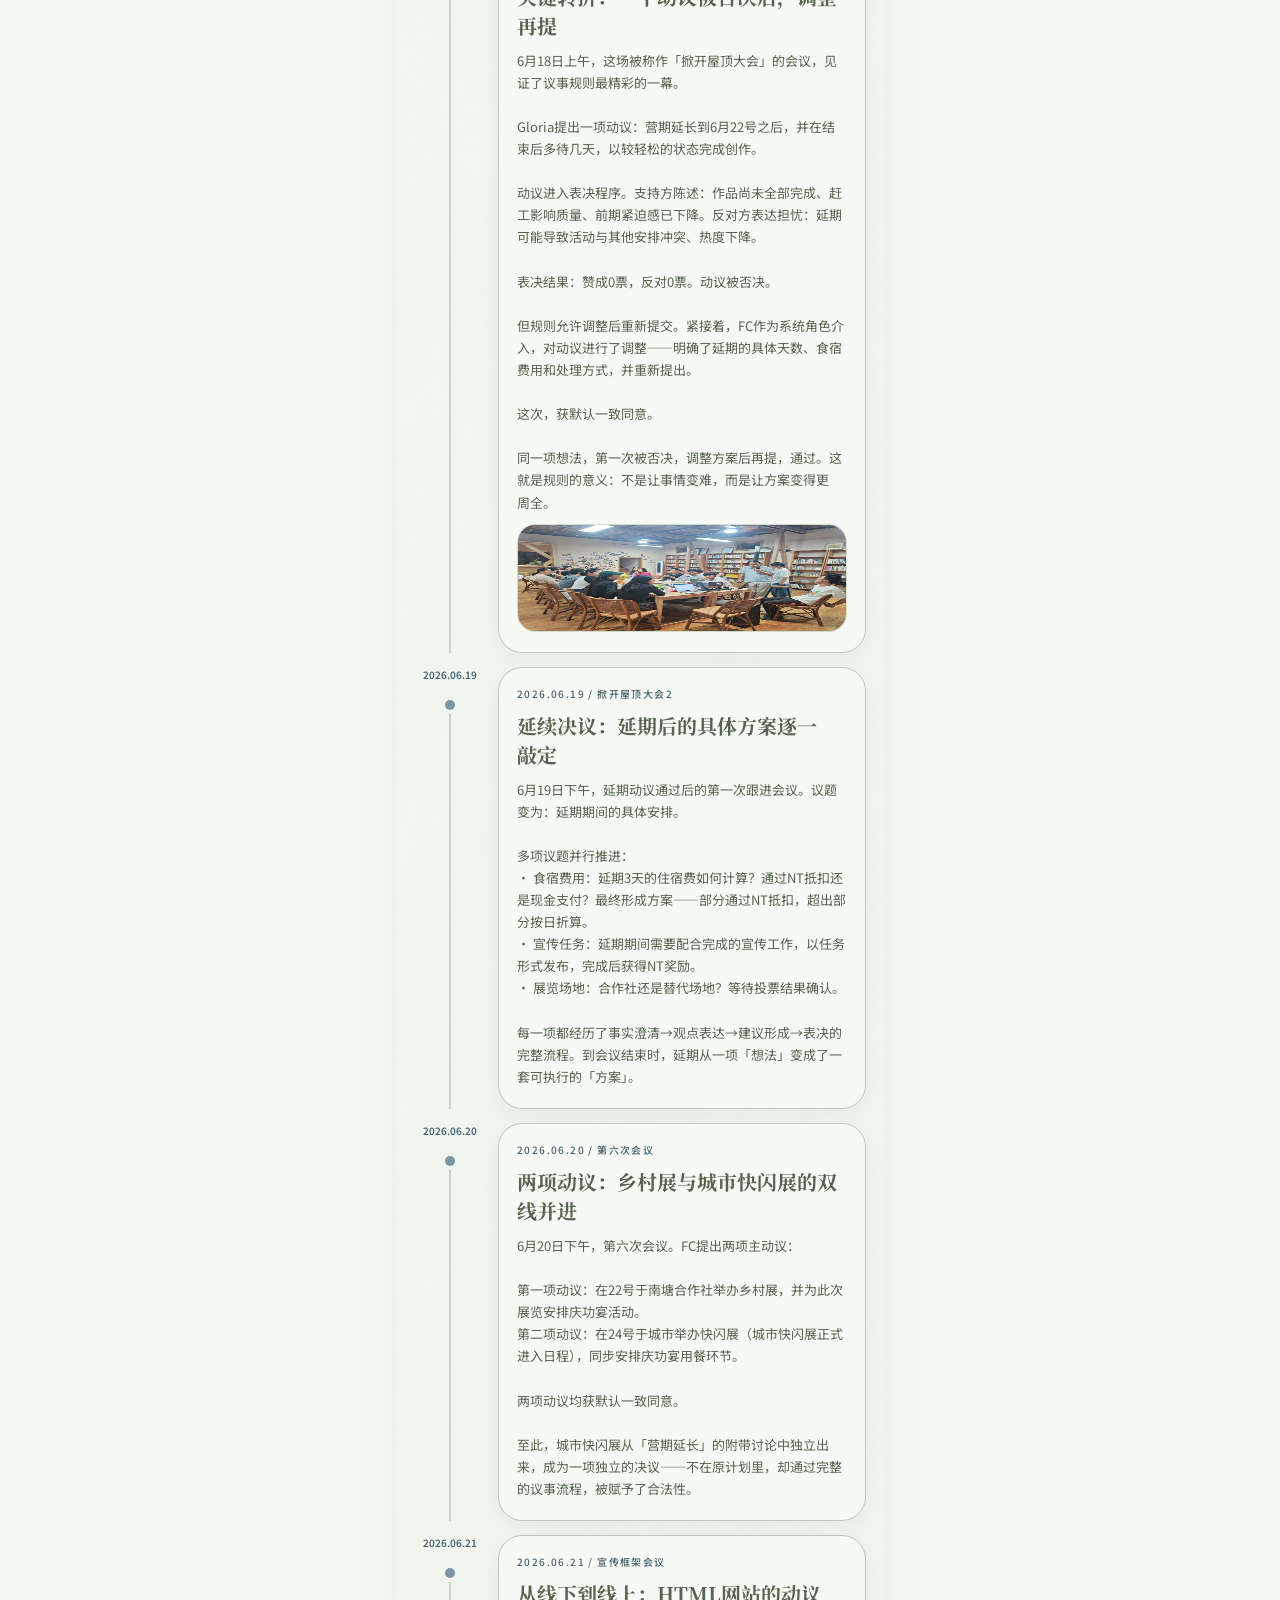
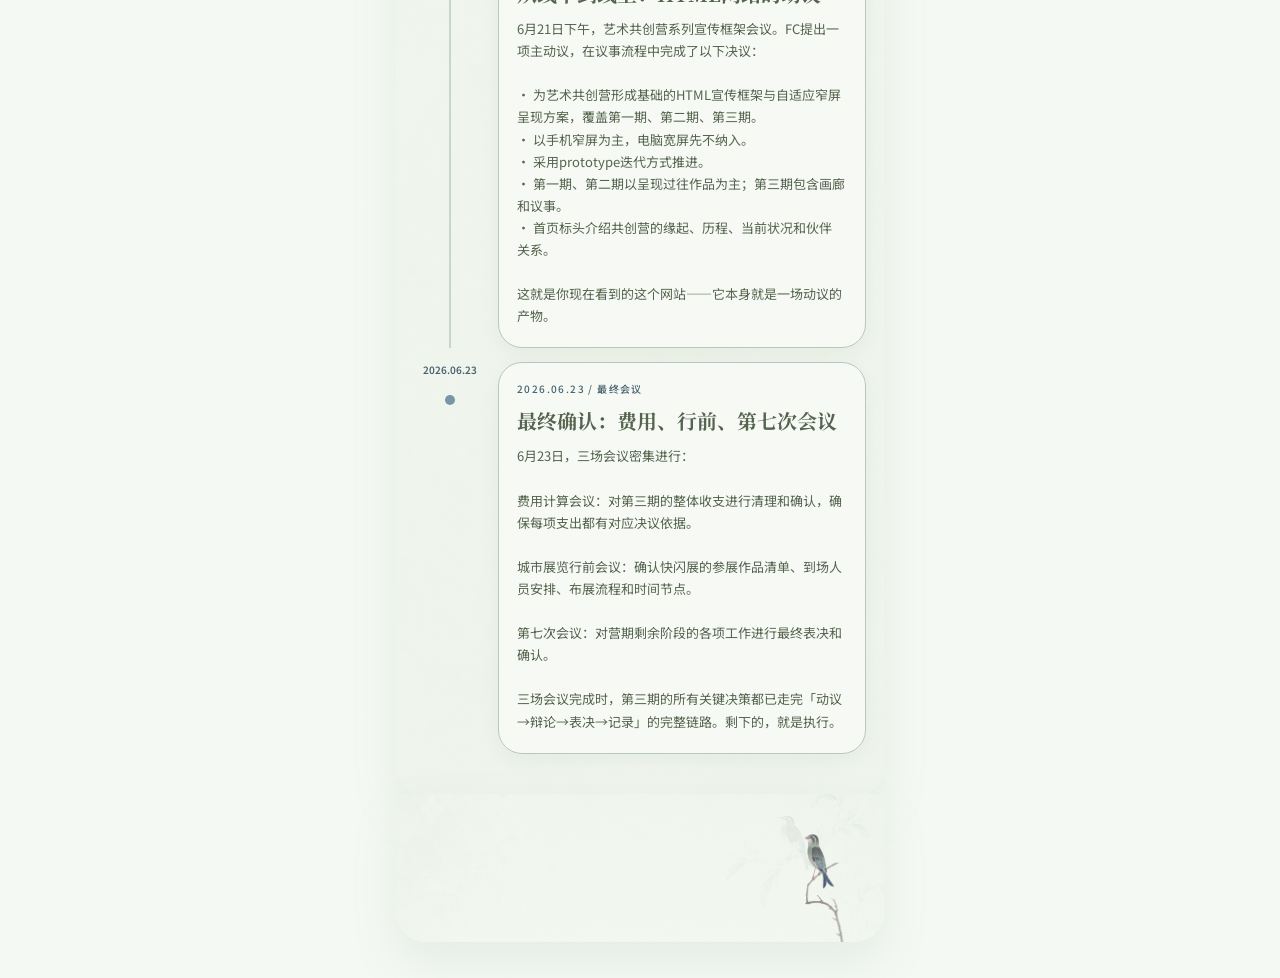
<file: static-site/story.html>
<!DOCTYPE html>
<html lang="zh-CN">
  <head>
    <meta charset="utf-8">
    <meta name="viewport" content="width=device-width, initial-scale=1">
    <title>艺术共创营｜iMeeting共创故事</title>
    <meta name="description" content="第三期共创营从筹备到城市快闪展的过程纪事——用现代工具保存表达，用共同规则凝聚共识，再把共识推进成可实践的合作。">
    <meta property="og:title" content="艺术共创营｜iMeeting共创故事">
    <meta property="og:description" content="第三期共创营从筹备到城市快闪展的过程纪事——用现代工具保存表达，用共同规则凝聚共识，再把共识推进成可实践的合作。">
    <link rel="icon" type="image/png" href="assets/images/feature-bird-cutout.png">
    <link rel="preconnect" href="https://fonts.googleapis.com">
    <link rel="preconnect" href="https://fonts.gstatic.com" crossorigin>
    <link href="https://fonts.googleapis.com/css2?family=Noto+Sans+SC:wght@100..900&family=Noto+Serif+SC:wght@200..900&family=Zhi+Mang+Xing:wght@400&display=swap" rel="stylesheet">
    <link rel="stylesheet" href="styles/site.css">
    <link rel="stylesheet" href="styles/nav.css">
  </head>
  <body data-page="story">
    <div id="app"></div>
    <noscript><p style="padding: 40px 24px; font-size: 14px; line-height: 1.8; color: #55644e">这个页面需要启用 JavaScript 才能阅读。</p></noscript>
    <script type="module" src="scripts/app.js?v=5"></script>
    <script type="module" src="scripts/nav.js"></script>
  </body>
</html>
</file>
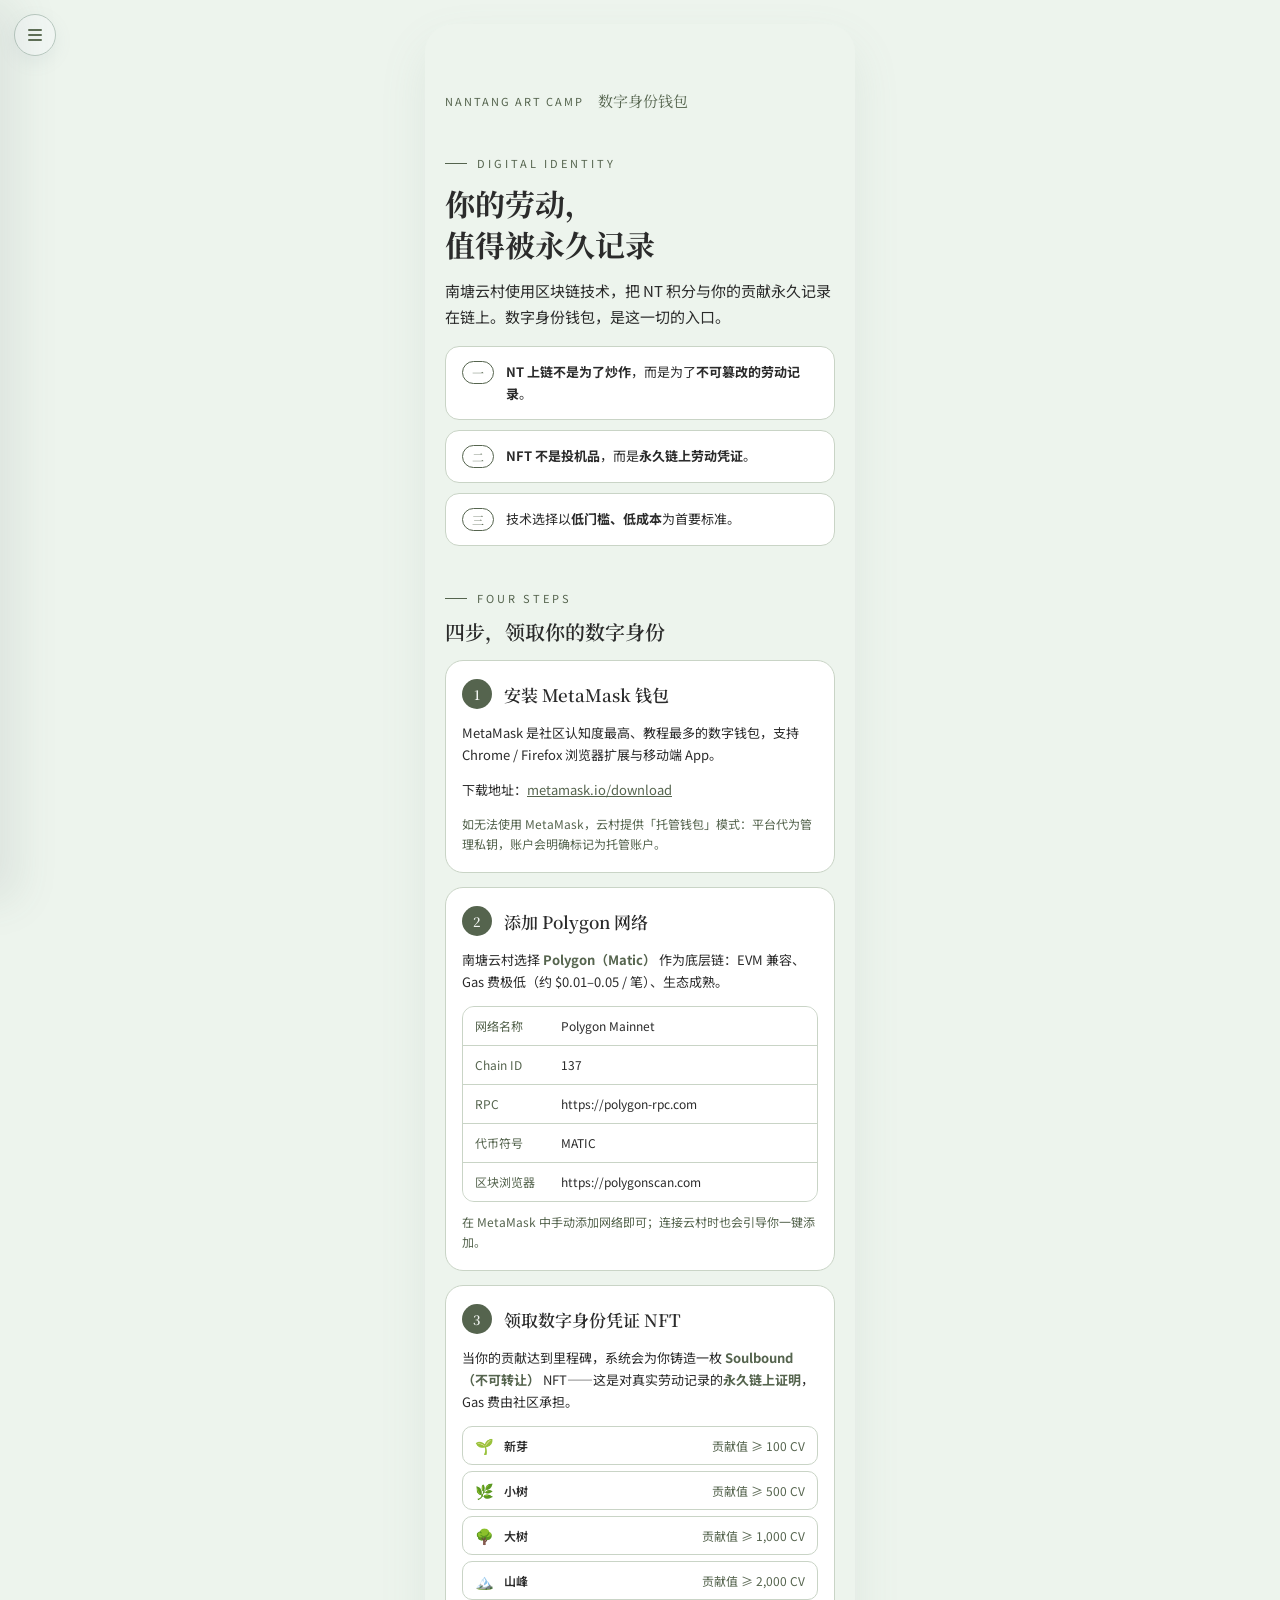
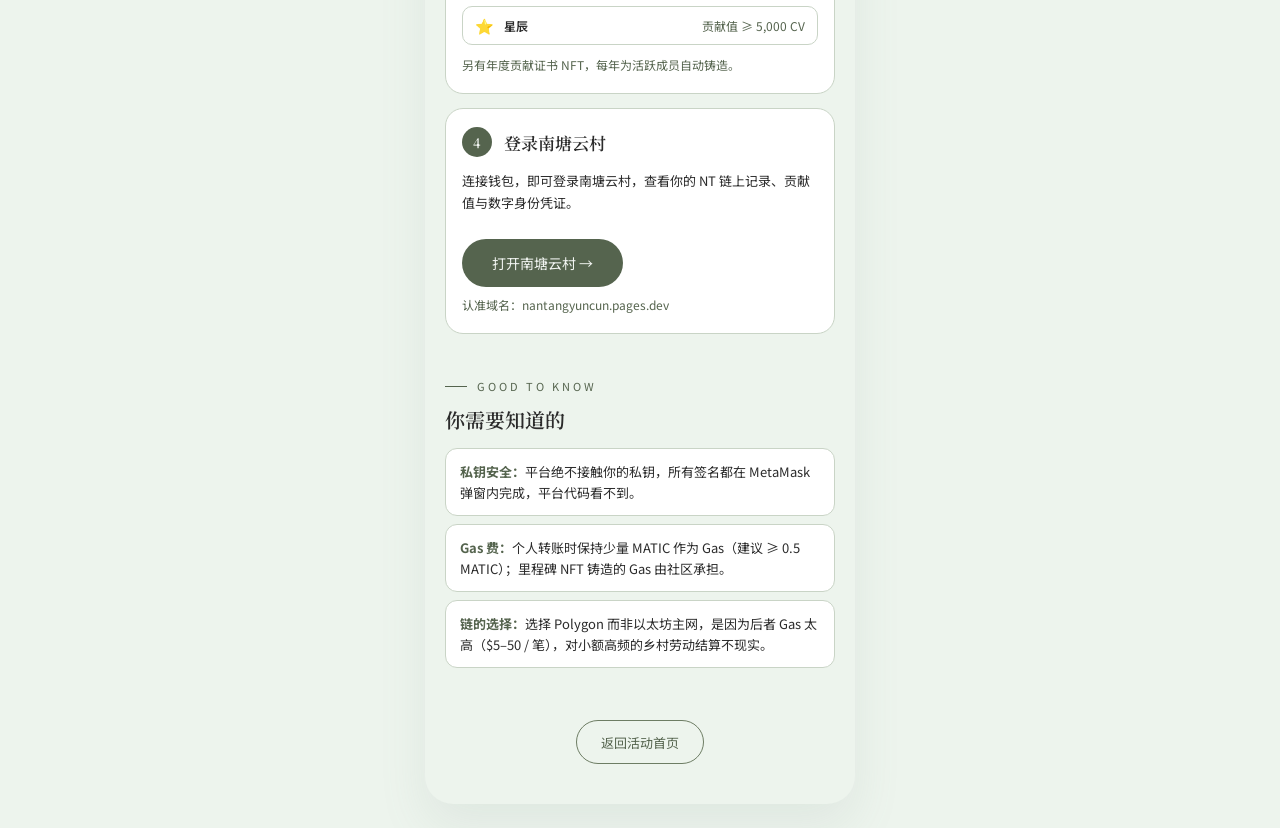
<file: static-site/wallet.html>
<!doctype html>
<html lang="zh-CN">
  <head>
    <meta charset="UTF-8" />
    <meta name="viewport" content="width=device-width, initial-scale=1.0" />
    <title>数字身份钱包 · 南塘艺术共创营</title>
    <meta name="description" content="南塘云村使用区块链技术，把 NT 积分与你的贡献永久记录在链上。数字身份钱包，是这一切的入口。" />
    <meta property="og:title" content="数字身份钱包 · 南塘艺术共创营" />
    <meta property="og:description" content="南塘云村使用区块链技术，把 NT 积分与你的贡献永久记录在链上。数字身份钱包，是这一切的入口。" />
    <link rel="icon" type="image/png" href="assets/images/feature-bird-cutout.png" />
    <link rel="preconnect" href="https://fonts.googleapis.com" />
    <link rel="preconnect" href="https://fonts.gstatic.com" crossorigin />
    <link
      href="https://fonts.googleapis.com/css2?family=Noto+Sans+SC:wght@100..900&family=Noto+Serif+SC:wght@200..900&display=swap"
      rel="stylesheet"
    />
    <link rel="stylesheet" href="styles/nav.css" />
    <style>
      :root {
        --pine: #55644e;
        --pine-soft: #6d7d64;
        --ink: #2b2b2b;
        --muted: #55644e;
        --line: #c9d4c6;
        --card: #ffffff;
        --bg: #edf4ed;
        --font-sans: "Noto Sans SC", "PingFang SC", "Microsoft YaHei", sans-serif;
        --font-serif: "Noto Serif SC", "Source Han Serif SC", "Songti SC", serif;
      }
      *,
      ::before,
      ::after {
        box-sizing: border-box;
      }
      html {
        -webkit-text-size-adjust: 100%;
      }
      body {
        margin: 0;
        font-family: var(--font-sans);
        min-height: 100vh;
        display: flex;
        justify-content: center;
        background: var(--bg);
      }
      .stage {
        position: relative;
        width: 100%;
        max-width: 430px;
        min-height: 100vh;
        background: var(--bg);
        padding: 0 20px 40px;
      }
      @media (min-width: 431px) {
        body {
          padding: 24px 0;
        }
        .stage {
          border-radius: 28px;
          box-shadow: 0 22px 48px rgba(126, 152, 142, 0.12);
        }
      }

      /* ── 顶栏（避让抽屉按钮）── */
      .page-head {
        display: flex;
        align-items: center;
        gap: 14px;
        padding: 66px 0 0;
      }
      .camp-label {
        font-size: 11px;
        letter-spacing: 2px;
        color: var(--muted);
        white-space: nowrap;
      }
      .page-name {
        font-family: var(--font-serif);
        font-size: 15px;
        color: var(--pine);
        white-space: nowrap;
      }

      /* ── 区块 ── */
      section {
        margin-top: 44px;
      }
      .eyebrow {
        display: flex;
        align-items: center;
        gap: 10px;
        margin-bottom: 12px;
      }
      .eyebrow-line {
        width: 22px;
        height: 1px;
        background: var(--pine);
        flex-shrink: 0;
      }
      .eyebrow-text {
        font-size: 11px;
        letter-spacing: 3px;
        color: var(--muted);
      }
      .h1 {
        font-family: var(--font-serif);
        font-size: 30px;
        font-weight: 700;
        line-height: 1.35;
        color: var(--ink);
        margin: 0 0 14px;
      }
      .h2 {
        font-family: var(--font-serif);
        font-size: 20px;
        font-weight: 600;
        line-height: 1.4;
        color: var(--ink);
        margin: 0 0 12px;
      }
      .lead {
        font-size: 15px;
        line-height: 26px;
        color: var(--ink);
        margin: 0;
      }
      .body-text {
        font-size: 14px;
        line-height: 25px;
        color: var(--ink);
        margin: 0 0 12px;
      }
      .muted-note {
        font-size: 12px;
        line-height: 20px;
        color: var(--muted);
        margin: 0;
      }

      /* ── 理念卡 ── */
      .idea-cards {
        display: flex;
        flex-direction: column;
        gap: 10px;
        margin-top: 16px;
      }
      .idea-card {
        background: var(--card);
        border: 1px solid var(--line);
        border-radius: 14px;
        padding: 14px 16px;
        display: flex;
        gap: 12px;
        align-items: flex-start;
      }
      .idea-card .i-no {
        font-family: var(--font-serif);
        font-size: 12px;
        color: var(--pine);
        border: 1px solid var(--pine);
        border-radius: 999px;
        padding: 2px 9px;
        flex-shrink: 0;
      }
      .idea-card .i-text {
        font-size: 13px;
        line-height: 22px;
        color: var(--ink);
      }

      /* ── 四步 ── */
      .step-card {
        background: var(--card);
        border: 1px solid var(--line);
        border-radius: 18px;
        padding: 18px 16px;
        margin-top: 14px;
      }
      .step-head {
        display: flex;
        align-items: center;
        gap: 12px;
        margin-bottom: 10px;
      }
      .step-no {
        width: 30px;
        height: 30px;
        border-radius: 999px;
        background: var(--pine);
        color: #f2f5f2;
        font-family: var(--font-serif);
        font-size: 13px;
        font-weight: 600;
        display: flex;
        align-items: center;
        justify-content: center;
        flex-shrink: 0;
      }
      .step-title {
        font-family: var(--font-serif);
        font-size: 17px;
        font-weight: 600;
        color: var(--ink);
      }
      .step-desc {
        font-size: 13px;
        line-height: 22px;
        color: var(--ink);
      }
      .step-desc b {
        color: var(--pine);
      }

      /* ── 参数表 ── */
      .kv {
        margin: 12px 0 0;
        border: 1px solid var(--line);
        border-radius: 12px;
        overflow: hidden;
      }
      .kv-row {
        display: flex;
        gap: 10px;
        padding: 9px 12px;
        font-size: 12px;
        line-height: 20px;
        background: rgba(255, 255, 255, 0.5);
      }
      .kv-row + .kv-row {
        border-top: 1px solid var(--line);
      }
      .kv-row .k {
        color: var(--muted);
        flex-shrink: 0;
        width: 76px;
      }
      .kv-row .v {
        color: var(--ink);
        word-break: break-all;
      }

      /* ── 里程碑档位 ── */
      .mile-steps {
        display: flex;
        flex-direction: column;
        gap: 6px;
        margin-top: 12px;
      }
      .mile-row {
        display: flex;
        align-items: center;
        gap: 10px;
        font-size: 12px;
        padding: 8px 12px;
        border: 1px solid var(--line);
        border-radius: 10px;
        background: rgba(255, 255, 255, 0.5);
      }
      .mile-row .icon {
        font-size: 15px;
        flex-shrink: 0;
      }
      .mile-row .name {
        color: var(--ink);
        font-weight: 600;
        flex-shrink: 0;
      }
      .mile-row .th {
        color: var(--muted);
        margin-left: auto;
        font-variant-numeric: tabular-nums;
      }

      /* ── 按钮 ── */
      .btn-primary {
        display: inline-flex;
        align-items: center;
        justify-content: center;
        min-height: 48px;
        padding: 13px 30px;
        border: none;
        border-radius: 999px;
        background: var(--pine);
        color: #f2f5f2;
        font-size: 14px;
        font-family: var(--font-sans);
        text-decoration: none;
        cursor: pointer;
        margin-top: 12px;
      }
      .btn-primary:active {
        transform: scale(0.98);
      }
      .btn-secondary {
        display: inline-flex;
        align-items: center;
        justify-content: center;
        min-height: 44px;
        padding: 10px 24px;
        border: 1.5px solid var(--pine-soft);
        border-radius: 999px;
        background: transparent;
        color: var(--pine);
        font-size: 13px;
        font-family: var(--font-sans);
        text-decoration: none;
        cursor: pointer;
        margin-top: 12px;
      }
      .placeholder {
        margin-top: 12px;
        border: 1.5px dashed var(--pine-soft);
        border-radius: 12px;
        padding: 12px 14px;
        font-size: 12px;
        line-height: 19px;
        color: var(--muted);
        background: rgba(255, 255, 255, 0.4);
      }

      /* ── 提示 ── */
      .tip-list {
        margin: 14px 0 0;
        padding: 0;
        list-style: none;
        display: flex;
        flex-direction: column;
        gap: 8px;
      }
      .tip-list li {
        background: var(--card);
        border: 1px solid var(--line);
        border-radius: 12px;
        padding: 12px 14px;
        font-size: 13px;
        line-height: 21px;
        color: var(--ink);
      }
      .tip-list li b {
        color: var(--pine);
      }
    </style>
  </head>
  <body>
    <div class="stage">
      <header class="page-head">
        <span class="camp-label">NANTANG ART CAMP</span>
        <span class="page-name">数字身份钱包</span>
      </header>

      <!-- Hero -->
      <section class="hero">
        <div class="eyebrow"><span class="eyebrow-line"></span><span class="eyebrow-text">DIGITAL IDENTITY</span></div>
        <h1 class="h1">你的劳动，<br />值得被永久记录</h1>
        <p class="lead">南塘云村使用区块链技术，把 NT 积分与你的贡献永久记录在链上。数字身份钱包，是这一切的入口。</p>
        <div class="idea-cards">
          <div class="idea-card"><span class="i-no">一</span><span class="i-text"><b>NT 上链不是为了炒作</b>，而是为了<b>不可篡改的劳动记录</b>。</span></div>
          <div class="idea-card"><span class="i-no">二</span><span class="i-text"><b>NFT 不是投机品</b>，而是<b>永久链上劳动凭证</b>。</span></div>
          <div class="idea-card"><span class="i-no">三</span><span class="i-text">技术选择以<b>低门槛、低成本</b>为首要标准。</span></div>
        </div>
      </section>

      <!-- 四步 -->
      <section>
        <div class="eyebrow"><span class="eyebrow-line"></span><span class="eyebrow-text">FOUR STEPS</span></div>
        <h2 class="h2">四步，领取你的数字身份</h2>

        <!-- 第 1 步 -->
        <div class="step-card">
          <div class="step-head"><span class="step-no">1</span><span class="step-title">安装 MetaMask 钱包</span></div>
          <p class="step-desc">MetaMask 是社区认知度最高、教程最多的数字钱包，支持 Chrome / Firefox 浏览器扩展与移动端 App。</p>
          <p class="step-desc">下载地址：<a href="https://metamask.io/download/" target="_blank" rel="noopener noreferrer" style="color: var(--pine)">metamask.io/download</a></p>
          <p class="muted-note" style="margin-top: 8px">如无法使用 MetaMask，云村提供「托管钱包」模式：平台代为管理私钥，账户会明确标记为托管账户。</p>
        </div>

        <!-- 第 2 步 -->
        <div class="step-card">
          <div class="step-head"><span class="step-no">2</span><span class="step-title">添加 Polygon 网络</span></div>
          <p class="step-desc">南塘云村选择 <b>Polygon（Matic）</b> 作为底层链：EVM 兼容、Gas 费极低（约 $0.01–0.05 / 笔）、生态成熟。</p>
          <div class="kv">
            <div class="kv-row"><span class="k">网络名称</span><span class="v">Polygon Mainnet</span></div>
            <div class="kv-row"><span class="k">Chain ID</span><span class="v">137</span></div>
            <div class="kv-row"><span class="k">RPC</span><span class="v">https://polygon-rpc.com</span></div>
            <div class="kv-row"><span class="k">代币符号</span><span class="v">MATIC</span></div>
            <div class="kv-row"><span class="k">区块浏览器</span><span class="v">https://polygonscan.com</span></div>
          </div>
          <p class="muted-note" style="margin-top: 10px">在 MetaMask 中手动添加网络即可；连接云村时也会引导你一键添加。</p>
        </div>

        <!-- 第 3 步 -->
        <div class="step-card">
          <div class="step-head"><span class="step-no">3</span><span class="step-title">领取数字身份凭证 NFT</span></div>
          <p class="step-desc">当你的贡献达到里程碑，系统会为你铸造一枚 <b>Soulbound（不可转让）</b> NFT——这是对真实劳动记录的<b>永久链上证明</b>，Gas 费由社区承担。</p>
          <div class="mile-steps">
            <div class="mile-row"><span class="icon">🌱</span><span class="name">新芽</span><span class="th">贡献值 ≥ 100 CV</span></div>
            <div class="mile-row"><span class="icon">🌿</span><span class="name">小树</span><span class="th">贡献值 ≥ 500 CV</span></div>
            <div class="mile-row"><span class="icon">🌳</span><span class="name">大树</span><span class="th">贡献值 ≥ 1,000 CV</span></div>
            <div class="mile-row"><span class="icon">🏔️</span><span class="name">山峰</span><span class="th">贡献值 ≥ 2,000 CV</span></div>
            <div class="mile-row"><span class="icon">⭐</span><span class="name">星辰</span><span class="th">贡献值 ≥ 5,000 CV</span></div>
          </div>
          <p class="muted-note" style="margin-top: 10px">另有年度贡献证书 NFT，每年为活跃成员自动铸造。</p>
        </div>

        <!-- 第 4 步 -->
        <div class="step-card">
          <div class="step-head"><span class="step-no">4</span><span class="step-title">登录南塘云村</span></div>
          <p class="step-desc">连接钱包，即可登录南塘云村，查看你的 NT 链上记录、贡献值与数字身份凭证。</p>
          <a class="btn-primary" href="https://nantangyuncun.pages.dev" target="_blank" rel="noopener noreferrer">打开南塘云村 →</a>
          <p class="muted-note" style="margin-top: 8px">认准域名：nantangyuncun.pages.dev</p>
        </div>
      </section>

      <!-- 你需要知道的 -->
      <section>
        <div class="eyebrow"><span class="eyebrow-line"></span><span class="eyebrow-text">GOOD TO KNOW</span></div>
        <h2 class="h2">你需要知道的</h2>
        <ul class="tip-list">
          <li><b>私钥安全：</b>平台绝不接触你的私钥，所有签名都在 MetaMask 弹窗内完成，平台代码看不到。</li>
          <li><b>Gas 费：</b>个人转账时保持少量 MATIC 作为 Gas（建议 ≥ 0.5 MATIC）；里程碑 NFT 铸造的 Gas 由社区承担。</li>
          <li><b>链的选择：</b>选择 Polygon 而非以太坊主网，是因为后者 Gas 太高（$5–50 / 笔），对小额高频的乡村劳动结算不现实。</li>
        </ul>
      </section>

      <div style="text-align:center; margin-top:40px"><a class="btn-secondary" href="index.html">返回活动首页</a></div>
    </div>

    <script src="scripts/nav.js" type="module"></script>
  </body>
</html>
</file>
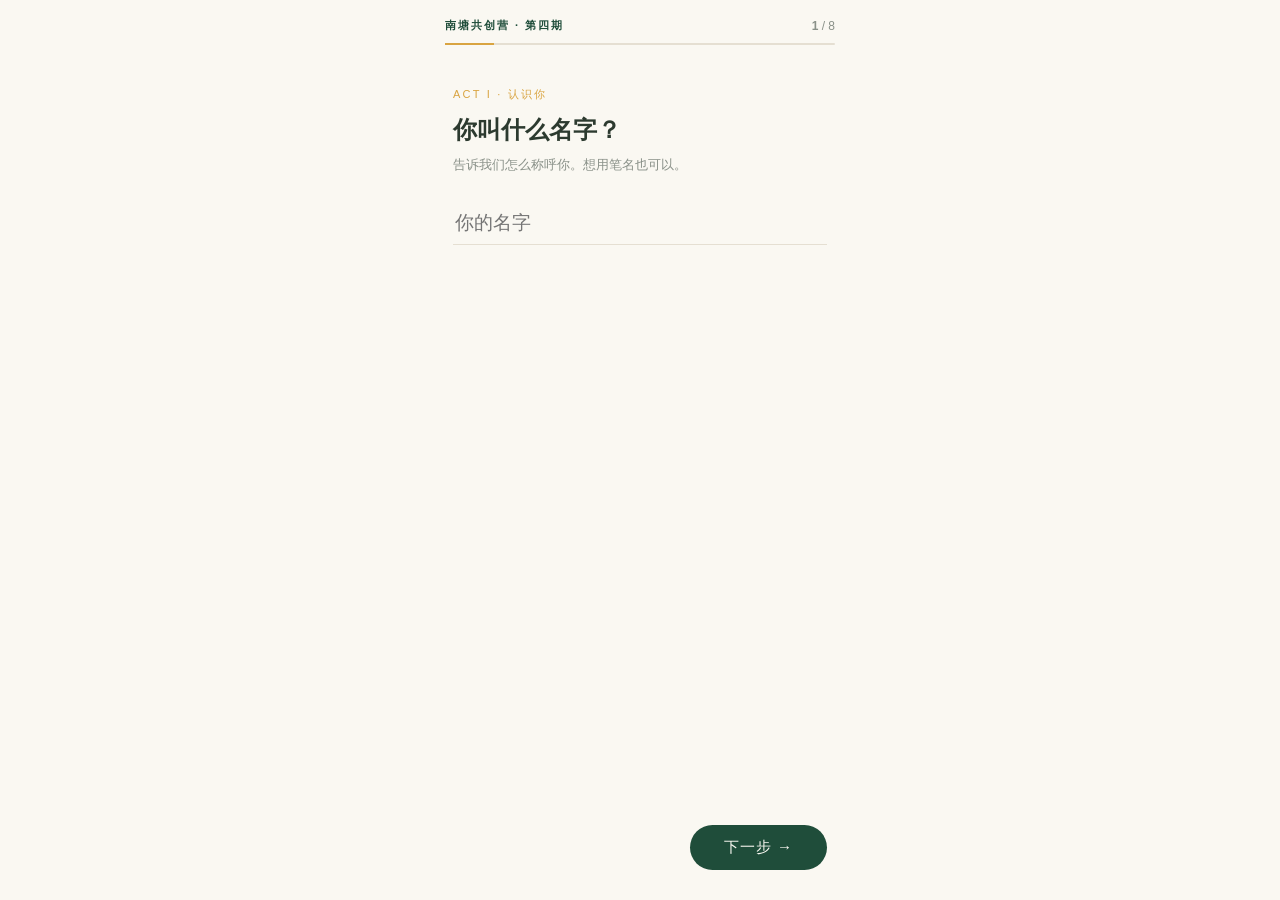
<file: static-site/_ui-demo/enroll-style-a-typeform.html>
<!doctype html>
<html lang="zh-CN">
<head>
<meta charset="utf-8">
<meta name="viewport" content="width=device-width, initial-scale=1">
<title>报名 · 风格 A：一问一答</title>
<style>
  :root{
    --bg:#faf8f2; --ink:#2c3a2f; --pine:#1f4d3a; --gold:#d9a441; --line:#e5dfd2;
  }
  *{margin:0;padding:0;box-sizing:border-box}
  body{background:var(--bg);font-family:"Noto Sans SC","PingFang SC","Microsoft YaHei",sans-serif;color:var(--ink)}
  .stage{max-width:430px;margin:0 auto;min-height:100vh;display:flex;flex-direction:column;position:relative;overflow:hidden}
  /* 顶部徽标与进度 */
  .top{display:flex;align-items:center;justify-content:space-between;padding:18px 20px 10px}
  .brand{font-size:11px;letter-spacing:.18em;color:var(--pine);font-weight:600}
  .step-count{font-size:12px;color:#8a9189}
  .progress{height:2px;background:var(--line);margin:0 20px 8px;border-radius:2px}
  .progress i{display:block;height:100%;background:var(--gold);width:8%;transition:width .45s ease}
  /* 问题卡片 */
  .slide{flex:1;display:flex;flex-direction:column;padding:34px 28px}
  .slide .part{font-size:11px;letter-spacing:.2em;color:var(--gold);margin-bottom:10px}
  .slide h2{font-size:24px;line-height:1.5;font-weight:600;margin-bottom:6px}
  .slide .hint{font-size:13px;color:#8a9189;line-height:1.7;margin-bottom:26px}
  .slide input,.slide textarea{
    width:100%;border:none;border-bottom:1.5px solid var(--line);background:transparent;
    font-size:19px;padding:10px 2px;color:var(--ink);outline:none;transition:border-color .3s;
    font-family:inherit;
  }
  .slide input:focus{border-color:var(--pine)}
  .slide textarea{resize:none;min-height:90px;line-height:1.6}
  .slide .chip{display:inline-block;border:1.5px solid var(--line);border-radius:999px;padding:9px 16px;margin:5px 5px 0 0;font-size:14px;cursor:pointer;transition:all .2s}
  .slide .chip.on{border-color:var(--pine);background:var(--pine);color:#faf8f2}
  /* 底部导航 */
  .foot{display:flex;justify-content:space-between;padding:16px 28px 30px}
  .btn{border:none;background:none;font-size:14px;color:#8a9189;cursor:pointer;padding:12px 6px;font-family:inherit}
  .btn.main{background:var(--pine);color:#faf8f2;border-radius:999px;padding:13px 34px;font-size:15px;letter-spacing:.06em;transition:transform .15s}
  .btn.main:active{transform:scale(.96)}
  .slide{display:none}
  .slide.active{display:flex;animation:in .4s ease}
  @keyframes in{from{opacity:0;transform:translateY(14px)}to{opacity:1;transform:none}}
  /* 完成页 */
  .done{align-items:center;text-align:center;justify-content:center;gap:14px}
  .done .seal{width:74px;height:74px;border:2.5px solid #c2452d;color:#c2452d;border-radius:50%;
    display:flex;align-items:center;justify-content:center;font-size:12px;letter-spacing:.14em;
    transform:rotate(-8deg);margin:0 auto 6px}
  .done h2{font-size:22px}
  .done p{color:#8a9189;font-size:13px;line-height:1.8}
</style>
</head>
<body>
<div class="stage">
  <div class="top">
    <span class="brand">南塘共创营 · 第四期</span>
    <span class="step-count"><b id="n">1</b> / 8</span>
  </div>
  <div class="progress"><i id="bar"></i></div>

  <div class="slide active" data-q="01">
    <div class="part">ACT I · 认识你</div>
    <h2>你叫什么名字？</h2>
    <p class="hint">告诉我们怎么称呼你。想用笔名也可以。</p>
    <input id="q1" placeholder="你的名字" autocomplete="off">
  </div>

  <div class="slide" data-q="02">
    <div class="part">ACT I · 认识你</div>
    <h2>你从哪来？</h2>
    <p class="hint">城市、家乡、或此刻居住的地方。</p>
    <input id="q2" placeholder="城市 / 地区" autocomplete="off">
  </div>

  <div class="slide" data-q="03">
    <div class="part">ACT I · 认识你</div>
    <h2>你为什么想加入第四期？</h2>
    <p class="hint">想到什么写什么，几句话就够。</p>
    <textarea id="q3" placeholder="听说共创营第三期结束时，大家都不想走……"></textarea>
  </div>

  <div class="slide" data-q="04">
    <div class="part">ACT II · 光谱技能</div>
    <h2>你擅长什么？</h2>
    <p class="hint">可以多选，也可以自己补充——「会做饭」也算。</p>
    <div id="q4">
      <span class="chip">绘画</span><span class="chip">写作</span><span class="chip">摄影</span>
      <span class="chip">音乐</span><span class="chip">烹饪</span><span class="chip">手工</span>
      <span class="chip">策划</span><span class="chip">传播</span>
    </div>
  </div>

  <div class="slide" data-q="05">
    <div class="part">ACT III · 共同生活</div>
    <h2>在营地，你愿意承担什么？</h2>
    <p class="hint">共创营不是酒店——每一顿饭、每一次打扫，都由我们共同完成。</p>
    <input id="q5" placeholder="例如：值日、做饭、记录、带大家晨练……" autocomplete="off">
  </div>

  <div class="slide" data-q="06">
    <div class="part">ACT IV · 照顾你</div>
    <h2>有什么我们需要知道的？</h2>
    <p class="hint">饮食禁忌、过敏、身体状况——我们想更好地照顾你。</p>
    <textarea id="q6" placeholder="没有的话，写下「无」就好。"></textarea>
  </div>

  <div class="slide" data-q="07">
    <div class="part">ACT V · 呈上</div>
    <h2>最后，还有什么想说的？</h2>
    <p class="hint">对营期的期待、想给未来伙伴的话，都可以。</p>
    <textarea id="q7" placeholder="……"></textarea>
  </div>

  <div class="slide done" data-q="08">
    <div class="seal">已<br>呈<br>上</div>
    <h2>我们收到了</h2>
    <p>你的申请已经呈上。<br>如有问题，我们会通过你留下的方式联系你。<br>南塘见。</p>
  </div>

  <div class="foot">
    <button class="btn" id="prev">← 上一步</button>
    <button class="btn main" id="next">下一步 →</button>
  </div>
</div>

<script>
  var idx=0, slides=[].slice.call(document.querySelectorAll('.slide')), total=slides.length;
  var chips=[].slice.call(document.querySelectorAll('.chip'));
  chips.forEach(function(c){c.addEventListener('click',function(){c.classList.toggle('on')})});
  function go(n){
    idx=Math.max(0,Math.min(total-1,n));
    slides.forEach(function(s,i){s.classList.toggle('active',i===idx)});
    document.getElementById('n').textContent=idx+1;
    document.getElementById('bar').style.width=(idx+1)/total*100+'%';
    document.getElementById('next').textContent=(idx===total-1)?'完成':'下一步 →';
    document.getElementById('prev').style.visibility=idx===0?'hidden':'visible';
  }
  document.getElementById('next').addEventListener('click',function(){go(idx+1)});
  document.getElementById('prev').addEventListener('click',function(){go(idx-1)});
  go(0);
</script>
</body>
</html>
</file>
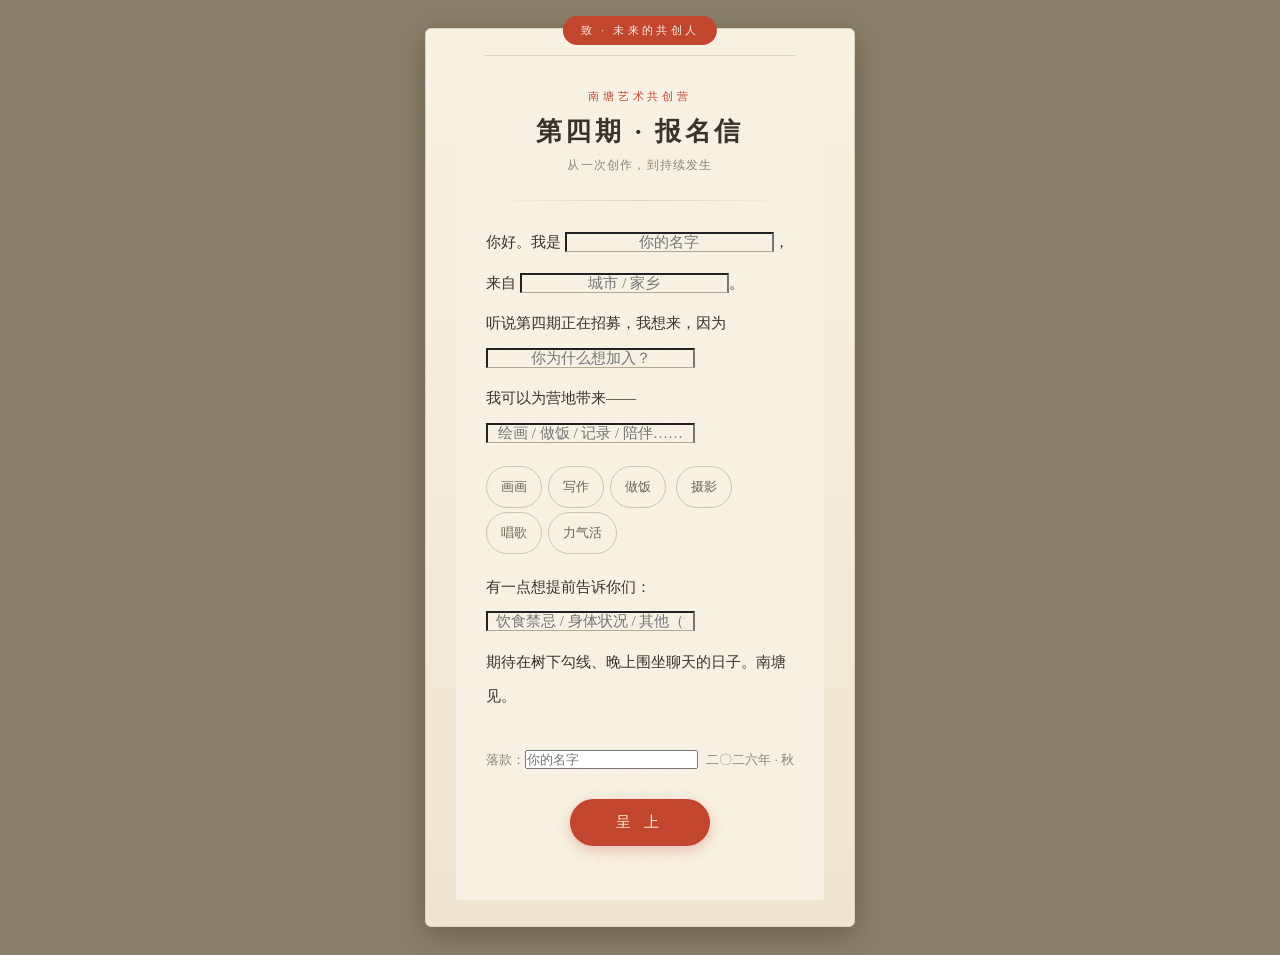
<file: static-site/_ui-demo/enroll-style-b-letter.html>
<!doctype html>
<html lang="zh-CN">
<head>
<meta charset="utf-8">
<meta name="viewport" content="width=device-width, initial-scale=1">
<title>报名 · 风格 B：一封书信</title>
<style>
  :root{
    --paper:#f7f1e3; --ink:#3a3328; --vermilion:#c2452d; --pine:#1f4d3a; --line:#ddd2bc;
  }
  *{margin:0;padding:0;box-sizing:border-box}
  body{background:#8a7f6a;font-family:"Noto Serif SC","Songti SC","SimSun",serif;color:var(--ink);
    display:flex;justify-content:center;padding:28px 0}
  /* 信封 */
  .envelope{width:430px;max-width:94vw;perspective:1200px}
  .flap{background:linear-gradient(180deg,#f7f1e3 0%,#efe6d2 100%);border:1px solid var(--line);
    border-radius:6px;padding:26px 30px;min-height:86vh;position:relative;
    box-shadow:0 8px 30px rgba(0,0,0,.25)}
  .flap::before{content:"致 · 未来的共创人";position:absolute;top:-13px;left:50%;transform:translateX(-50%);
    background:var(--vermilion);color:#f7f1e3;font-size:11px;letter-spacing:.3em;padding:7px 18px;border-radius:999px}
  /* 纸纹 */
  .paper{background:var(--paper);background-image:radial-gradient(rgba(0,0,0,.03) 1px,transparent 1px);
    background-size:22px 22px;border-radius:4px;padding:34px 30px 40px;position:relative}
  .paper::after{content:"";position:absolute;top:0;left:8%;right:8%;height:1px;background:var(--line)}
  .letter-head{text-align:center;margin-bottom:26px}
  .letter-head .camp{font-size:11px;letter-spacing:.35em;color:var(--vermilion)}
  .letter-head h1{font-size:26px;font-weight:700;letter-spacing:.14em;margin-top:10px}
  .letter-head .sub{font-size:12px;color:#8d8574;margin-top:8px;letter-spacing:.1em}
  .rule{height:1px;background:linear-gradient(90deg,transparent,var(--line),transparent);margin:24px 0}
  /* 正文：句子即表单 */
  .prose{font-size:15px;line-height:2.3}
  .prose .line{display:block;margin-bottom:6px}
  .prose .blank{
    display:inline-block;min-width:120px;border-bottom:1.5px solid #b3a88f;text-align:center;
    font-size:15px;color:var(--pine);background:transparent;outline:none;font-family:inherit;
    padding:0 8px;transition:border-color .3s
  }
  .prose .blank:focus{border-bottom-color:var(--vermilion)}
  .prose .blank.long{min-width:200px}
  .chips{margin-top:12px}
  .chips .chip{display:inline-block;border:1px solid #cfc4ab;border-radius:999px;padding:5px 14px;
    font-size:13px;margin:4px 6px 0 0;cursor:pointer;color:#6b6251;transition:all .2s}
  .chips .chip.on{background:var(--pine);border-color:var(--pine);color:#f7f1e3}
  /* 落款区 */
  .sign{display:flex;justify-content:space-between;align-items:flex-end;margin-top:36px}
  .sign .who{font-size:13px;color:#8d8574}
  .sign .date{font-size:13px;color:#8d8574}
  .send{margin-top:30px;text-align:center}
  .btn{background:var(--vermilion);color:#f7f1e3;border:none;border-radius:999px;
    padding:14px 46px;font-size:15px;letter-spacing:.3em;font-family:inherit;cursor:pointer;
    box-shadow:0 4px 14px rgba(194,69,45,.3);transition:transform .15s}
  .btn:active{transform:scale(.96)}
  /* 印章动画 */
  .stamp{position:absolute;right:26px;bottom:80px;width:84px;height:84px;border:2.5px solid var(--vermilion);
    border-radius:50%;color:var(--vermilion);display:flex;align-items:center;justify-content:center;
    font-size:13px;letter-spacing:.2em;transform:rotate(-10deg) scale(0);opacity:0;
    transition:all .5s cubic-bezier(.2,1.4,.4,1)}
  .stamp.show{transform:rotate(-10deg) scale(1);opacity:1}
  .note{text-align:center;color:#8d8574;font-size:12px;margin-top:14px;line-height:1.8}
</style>
</head>
<body>
<div class="envelope">
  <div class="flap">
    <div class="paper" id="paper">
      <div class="letter-head">
        <div class="camp">南塘艺术共创营</div>
        <h1>第四期 · 报名信</h1>
        <div class="sub">从一次创作，到持续发生</div>
      </div>
      <div class="rule"></div>
      <div class="prose">
        <span class="line">你好。我是 <input class="blank" placeholder="你的名字" id="f1">，</span>
        <span class="line">来自 <input class="blank long" placeholder="城市 / 家乡" id="f2">。</span>
        <span class="line">听说第四期正在招募，我想来，因为
          <input class="blank long" placeholder="你为什么想加入？" id="f3"></span>
        <span class="line">我可以为营地带来——
          <input class="blank long" placeholder="绘画 / 做饭 / 记录 / 陪伴……" id="f4"></span>
        <div class="chips">
          <span class="chip">画画</span><span class="chip">写作</span><span class="chip">做饭</span>
          <span class="chip">摄影</span><span class="chip">唱歌</span><span class="chip">力气活</span>
        </div>
        <span class="line" style="margin-top:16px">有一点想提前告诉你们：
          <input class="blank long" placeholder="饮食禁忌 / 身体状况 / 其他（没有就写「无」）" id="f5"></span>
        <span class="line">期待在树下勾线、晚上围坐聊天的日子。南塘见。</span>
      </div>
      <div class="sign">
        <div class="who">落款：<input class="blank" placeholder="你的名字" id="f6" style="min-width:90px"></div>
        <div class="date">二〇二六年 · 秋</div>
      </div>
      <div class="send"><button class="btn" id="send">呈 上</button></div>
      <div class="note" id="note"></div>
      <div class="stamp" id="stamp">共创营<br>已收</div>
    </div>
  </div>
</div>
<script>
  var chips=[].slice.call(document.querySelectorAll('.chip'));
  chips.forEach(function(c){c.addEventListener('click',function(){c.classList.toggle('on')})});
  document.getElementById('send').addEventListener('click',function(){
    document.getElementById('stamp').classList.add('show');
    document.getElementById('note').textContent='这封信已经收好。我们会认真读它——南塘见。';
    document.getElementById('send').style.opacity='0';
  });
</script>
</body>
</html>
</file>
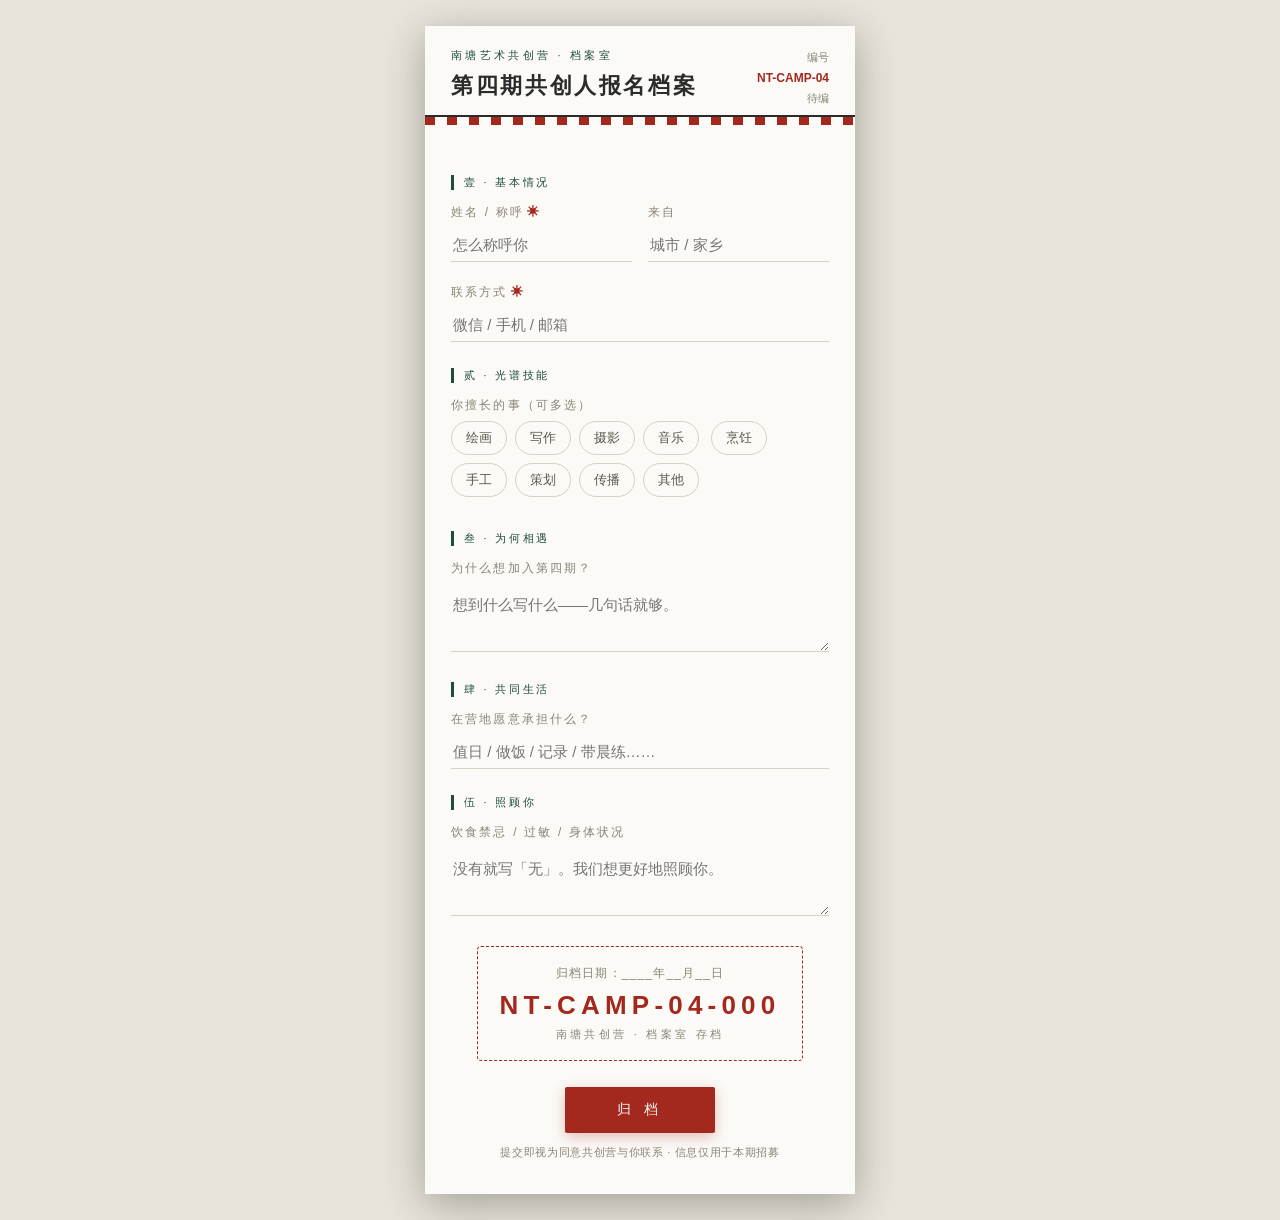
<file: static-site/_ui-demo/enroll-style-c-archive.html>
<!doctype html>
<html lang="zh-CN">
<head>
<meta charset="utf-8">
<meta name="viewport" content="width=device-width, initial-scale=1">
<title>报名 · 风格 C：档案</title>
<style>
  :root{
    --paper:#fbfaf7; --ink:#2b2b2b; --red:#a3281d; --pine:#1f4d3a; --line:#d8d2c4;
  }
  *{margin:0;padding:0;box-sizing:border-box}
  body{background:#e8e4da;font-family:"Noto Sans SC","PingFang SC","Microsoft YaHei",sans-serif;color:var(--ink);
    display:flex;justify-content:center;padding:26px 0}
  .folio{width:430px;max-width:94vw;background:var(--paper);box-shadow:0 10px 40px rgba(0,0,0,.3);
    padding:0 0 34px}
  /* 档案头：红头 + 编号 */
  .head{border-bottom:2px solid var(--ink);padding:22px 26px 14px;position:relative}
  .head .org{font-size:11px;letter-spacing:.3em;color:var(--pine)}
  .head h1{font-size:22px;margin-top:8px;letter-spacing:.12em}
  .head .doc-no{position:absolute;right:26px;top:22px;font-size:11px;color:#8b8475;text-align:right;line-height:1.8}
  .head .doc-no b{display:block;color:var(--red);font-weight:600;font-size:12px}
  .seal-line{height:8px;background:repeating-linear-gradient(90deg,var(--red) 0 10px,transparent 10px 22px)}
  /* 表单 */
  .form{padding:24px 26px 0}
  .field{margin-bottom:22px}
  .field label{display:block;font-size:12px;letter-spacing:.18em;color:#8b8475;margin-bottom:7px}
  .field label b{color:var(--red);margin-left:3px}
  .field input,.field textarea,.field select{
    width:100%;border:none;border-bottom:1.5px solid var(--line);background:transparent;
    font-size:15px;padding:8px 2px;outline:none;font-family:inherit;color:var(--ink);
    border-radius:0
  }
  .field input:focus,.field textarea:focus{border-bottom-color:var(--pine)}
  .field textarea{min-height:64px;resize:vertical;line-height:1.7}
  .grid{display:grid;grid-template-columns:1fr 1fr;column-gap:16px}
  .part{font-size:11px;letter-spacing:.25em;color:var(--pine);border-left:3px solid var(--pine);
    padding-left:10px;margin:26px 0 14px}
  .checks span{display:inline-block;border:1px solid var(--line);border-radius:999px;padding:7px 14px;
    font-size:13px;margin:0 8px 8px 0;cursor:pointer;transition:all .15s;color:#5c564a}
  .checks span.on{background:var(--pine);border-color:var(--pine);color:#fbfaf7}
  /* 归档区 */
  .archive{border:1.5px dashed var(--red);margin:26px 26px 0;padding:18px;text-align:center;border-radius:4px;
    position:relative}
  .archive .date{font-size:12px;color:#8b8475;letter-spacing:.1em}
  .archive .no{font-size:26px;letter-spacing:.2em;color:var(--red);margin-top:8px;font-weight:700}
  .archive .label{font-size:11px;letter-spacing:.3em;color:#8b8475;margin-top:6px}
  .submit{text-align:center;margin-top:26px}
  .btn{background:var(--red);color:#fbfaf7;border:none;border-radius:2px;padding:14px 52px;
    font-size:14px;letter-spacing:.35em;font-family:inherit;cursor:pointer;box-shadow:0 4px 14px rgba(163,40,29,.28)}
  .btn:active{transform:translateY(1px)}
  .note{font-size:11px;color:#8b8475;text-align:center;margin-top:12px;letter-spacing:.06em}
</style>
</head>
<body>
<div class="folio">
  <div class="head">
    <span class="doc-no">编号<b>NT-CAMP-04</b>待编</span>
    <div class="org">南塘艺术共创营 · 档案室</div>
    <h1>第四期共创人报名档案</h1>
  </div>
  <div class="seal-line"></div>
  <div class="form">

    <div class="part">壹 · 基本情况</div>
    <div class="grid">
      <div class="field"><label>姓名 / 称呼<b>✳</b></label><input placeholder="怎么称呼你"></div>
      <div class="field"><label>来自</label><input placeholder="城市 / 家乡"></div>
    </div>
    <div class="field"><label>联系方式<b>✳</b></label><input placeholder="微信 / 手机 / 邮箱" inputmode="text"></div>

    <div class="part">贰 · 光谱技能</div>
    <div class="field">
      <label>你擅长的事（可多选）</label>
      <div class="checks">
        <span>绘画</span><span>写作</span><span>摄影</span><span>音乐</span>
        <span>烹饪</span><span>手工</span><span>策划</span><span>传播</span><span>其他</span>
      </div>
    </div>

    <div class="part">叁 · 为何相遇</div>
    <div class="field"><label>为什么想加入第四期？</label><textarea placeholder="想到什么写什么——几句话就够。"></textarea></div>

    <div class="part">肆 · 共同生活</div>
    <div class="field"><label>在营地愿意承担什么？</label><input placeholder="值日 / 做饭 / 记录 / 带晨练……"></div>

    <div class="part">伍 · 照顾你</div>
    <div class="field"><label>饮食禁忌 / 过敏 / 身体状况</label><textarea placeholder="没有就写「无」。我们想更好地照顾你。"></textarea></div>

    <div class="archive">
      <div class="date">归档日期：____年__月__日</div>
      <div class="no" id="no">NT-CAMP-04-000</div>
      <div class="label">南塘共创营 · 档案室 存档</div>
    </div>
    <div class="submit"><button class="btn" id="submit">归 档</button></div>
    <div class="note" id="note">提交即视为同意共创营与你联系 · 信息仅用于本期招募</div>
  </div>
</div>
<script>
  var chips=[].slice.call(document.querySelectorAll('.checks span'));
  chips.forEach(function(c){c.addEventListener('click',function(){c.classList.toggle('on')})});
  document.getElementById('submit').addEventListener('click',function(){
    var no=document.getElementById('no');
    no.textContent='NT-CAMP-04-'+String(Math.floor(100+Math.random()*900));
    document.getElementById('note').textContent='已归档。我们会认真读你的档案——南塘见。';
  });
</script>
</body>
</html>
</file>
<file: static-site/styles/site.css>
:root {
  --bg: #edf4ed;
  --surface: rgba(238, 245, 238, 0.92);
  --surface-soft: rgba(245, 250, 244, 0.85);
  --surface-strong: rgba(246, 251, 245, 0.84);
  --drawer-surface: rgba(247, 250, 246, 0.98);
  --green-900: #55644e;
  --green-700: #607058;
  --green-600: #6b7c63;
  --green-500: #6d7d64;
  --blue-700: #6f8ea0;
  --blue-600: #7d98a8;
  --blue-500: #7e9ba9;
  --blue-400: #7a96a6;
  --muted: #55644e;
  --line: #b9c8bc;
  --line-soft: #bfd0b7;
  --line-muted: #c7d5cb;
  --line-drawer: #d7e0db;
  --overlay: rgba(101, 118, 122, 0.58);
  --shadow: 0 22px 48px rgba(126, 152, 142, 0.12);
  --radius-xl: 30px;
  --radius-l: 28px;
  --radius-m: 24px;
  --radius-s: 22px;
  --radius-pill: 999px;
  --drawer-width: min(316px, 79vw);
  --font-sans: "Noto Sans SC", "PingFang SC", "Microsoft YaHei", sans-serif;
  --font-serif: "Noto Serif SC", "Source Han Serif SC", "Songti SC", serif;
  --font-hand: "Zhi Mang Xing", "KaiTi", cursive;
  --topbar-gap: 18px;
  --topbar-height: 66px;
}

* {
  box-sizing: border-box;
}

html {
  background: var(--bg);
  overflow-x: hidden;
}

body {
  margin: 0;
  min-height: 100vh;
  overflow-x: hidden;
  font-family: var(--font-sans);
  color: var(--green-900);
  background:
    linear-gradient(rgba(246, 250, 244, 0.82), rgba(246, 250, 244, 0.82)),
    url("../assets/images/bg-8.png") center top / cover fixed no-repeat;
}

body,
button,
a,
p,
h1,
h2,
h3,
span,
div {
  text-wrap: pretty;
}

body.drawer-open {
  overflow: hidden;
}

.page-shell {
  width: 100%;
  min-height: 100vh;
  padding: 18px 16px 36px;
  display: flex;
  justify-content: center;
  align-items: flex-start;
}

.app-screen {
  position: relative;
  width: 100%;
  max-width: var(--screen-width, 430px);
  min-width: 0;
  margin-inline: auto;
}

.screen-topbar {
  height: calc(var(--topbar-height) + var(--topbar-gap));
}

.screen-topbar .top-nav {
  position: fixed;
  top: var(--topbar-gap);
  left: 50%;
  transform: translateX(-50%);
  width: min(calc(100vw - 32px), var(--screen-width, 430px));
  z-index: 24;
}

.screen-surface {
  position: relative;
  width: 100%;
  min-height: 100vh;
  border-radius: 30px;
  overflow: hidden;
  padding: 18px 18px 42px;
  background:
    linear-gradient(rgba(246, 250, 244, 0.78), rgba(246, 250, 244, 0.78)),
    url("../assets/images/bg-8.png") center top / cover no-repeat;
  animation: stage-in 440ms ease-out;
  box-shadow: var(--shadow);
  display: flex;
  flex-direction: column;
  gap: 20px;
}

.screen-extension {
  position: relative;
  width: 100%;
  min-height: 148px;
  margin-top: -2px;
  border-radius: 0 0 var(--radius-xl) var(--radius-xl);
  background:
    linear-gradient(rgba(246, 250, 244, 0.78), rgba(246, 250, 244, 0.9)),
    url("../assets/images/bg-8.png") center bottom / cover no-repeat;
  box-shadow: var(--shadow);
  overflow: hidden;
}

.screen-extension__bird {
  position: absolute;
  right: clamp(8px, 4vw, 18px);
  bottom: -8px;
  width: min(154px, 36vw);
  height: auto;
  object-fit: contain;
  pointer-events: none;
}

.menu-button:focus-visible,
.drawer-link:focus-visible {
  outline: 2px solid rgba(82, 100, 110, 0.82);
  outline-offset: 3px;
}

.top-nav {
  display: flex;
  align-items: center;
  justify-content: space-between;
  gap: 12px;
  margin: 0;
  padding: 10px 12px;
  border: 1px solid rgba(190, 204, 196, 0.92);
  border-radius: 24px;
  background: rgba(244, 249, 244, 0.88);
  backdrop-filter: blur(10px);
  -webkit-backdrop-filter: blur(10px);
}

.top-nav__left {
  display: flex;
  align-items: center;
  gap: 10px;
  min-width: 0;
}

.top-nav__label {
  min-width: 0;
}

.menu-button {
  width: 42px;
  height: 42px;
  border: 1px solid #b7c7be;
  border-radius: 21px;
  background: #f1f6f3;
  box-shadow: 0 6px 18px rgba(126, 152, 169, 0.1);
  display: inline-flex;
  align-items: center;
  justify-content: center;
  gap: 3px;
  flex-direction: column;
  cursor: pointer;
  padding: 0;
  -webkit-tap-highlight-color: transparent;
}

.menu-button span {
  width: 14px;
  height: 2px;
  border-radius: 999px;
  background: #5f6f57;
}

.top-nav__en,
.top-nav__zh,
.eyebrow,
.eyebrow--small,
.body-copy,
.section-note,
.archive-card__tag,
.work-card__meta,
.person-card__role,
.timeline-item__body,
.timeline-item__date,
.drawer__eyebrow,
.drawer__text,
.drawer__footer p {
  margin: 0;
}

.top-nav__en {
  color: #47626f;
  font-size: 10px;
  font-weight: 500;
  letter-spacing: 1.8px;
}

.top-nav__zh {
  color: var(--green-900);
  font-family: var(--font-serif);
  font-size: 13px;
  font-weight: 600;
}

.top-nav__identity {
  color: #47626f;
  font-family: var(--font-serif);
  font-size: 13px;
  font-weight: 600;
  flex: 0 0 auto;
  text-align: right;
  line-height: 1.4;
  overflow-wrap: anywhere;
  max-width: 132px;
}

.hero-card,
.section-card,
.archive-card,
.credit-card,
.work-card,
.person-card,
.timeline-item__card {
  border: 1px solid var(--line);
}

.hero-card {
  position: relative;
  border-radius: var(--radius-xl);
  background: rgba(238, 245, 238, 0.92);
  min-height: 568px;
  padding: 34px 24px 24px;
  overflow: hidden;
}

.hero-card--compact {
  min-height: 486px;
}

.hero-card__mist {
  position: absolute;
  inset: 0;
  background: rgba(242, 247, 243, 0.5);
}

.hero-card__sun {
  position: absolute;
  right: 28px;
  top: 126px;
  width: 118px;
  height: 118px;
  border-radius: 50%;
  background: rgba(215, 228, 219, 0.54);
}

.hero-card__curve {
  position: absolute;
  border: 1px solid #9cb4be;
  border-color: #9cb4be transparent transparent transparent;
  border-radius: 50%;
}

.hero-card__curve--one {
  right: 30px;
  top: 118px;
  width: 86px;
  height: 58px;
  transform: rotate(-14deg);
}

.hero-card__curve--two {
  left: 12px;
  top: 392px;
  width: 84px;
  height: 52px;
  transform: rotate(8deg);
}

.eyebrow,
.drawer__eyebrow {
  color: #47626f;
  font-size: 10px;
  font-weight: 500;
  letter-spacing: 1.8px;
}

.eyebrow--small {
  color: #47626f;
  font-size: 10px;
  font-weight: 500;
  letter-spacing: 1.4px;
}

.eyebrow--hero {
  position: relative;
  z-index: 1;
  width: 154px;
}

.hero-card__hand {
  position: relative;
  z-index: 1;
  margin: 26px 0 0;
  color: #47626f;
  font-family: var(--font-hand);
  font-size: 28px;
  line-height: 1;
}

.hero-card__title {
  position: relative;
  z-index: 1;
  margin: 18px 0 0;
  color: var(--green-900);
  font-family: var(--font-serif);
  font-size: 38px;
  line-height: 1.22;
  font-weight: 700;
  max-width: 250px;
  overflow-wrap: anywhere;
}

.hero-card__intro {
  position: relative;
  z-index: 1;
  margin: 82px 0 0;
  max-width: 248px;
  color: var(--green-900);
  font-size: 14px;
  line-height: 1.7;
  overflow-wrap: anywhere;
}

.status-pill {
  position: relative;
  z-index: 1;
  display: inline-flex;
  align-items: center;
  margin-top: 42px;
  padding: 8px 12px;
  border-radius: var(--radius-pill);
  border: 1px solid #b7c7ae;
  background: #f4f8f1;
  color: var(--green-700);
  font-size: 12px;
  font-weight: 500;
}

.hero-note {
  position: relative;
  z-index: 1;
  margin-top: 48px;
  border-radius: 22px;
  padding: 16px;
  border: 1px solid var(--line-soft);
  background: rgba(249, 252, 247, 0.85);
}

.hero-note__title,
.section-title,
.archive-card__title,
.person-card__name,
.timeline-item__title {
  margin: 0;
  color: var(--green-900);
  font-family: var(--font-serif);
}

.hero-note__title {
  font-size: 16px;
  font-weight: 600;
}

.hero-note__text,
.body-copy,
.section-note,
.archive-card__body,
.work-card__body,
.person-card__bio,
.timeline-item__body,
.drawer__text,
.drawer__footer p {
  color: var(--green-900);
  font-size: 13px;
  line-height: 1.7;
}

.hero-note__text {
  margin: 10px 0 0;
}

.section-card,
.credits-section {
  border-radius: 26px;
  background: var(--surface-soft);
  padding: 22px 18px;
  min-width: 0;
}

.section-title {
  margin-top: 12px;
  font-size: 24px;
  font-weight: 700;
  overflow-wrap: anywhere;
}

.section-title--small {
  font-size: 18px;
}

.copy-stack {
  display: flex;
  flex-direction: column;
  gap: 14px;
  margin-top: 14px;
}

.section-rule,
.drawer__rule,
.drawer__footer-rule {
  height: 1px;
  background: var(--line-muted);
}

.section-rule {
  margin-top: 14px;
}

.section-note {
  margin-top: 12px;
  color: #55644e;
  font-size: 12px;
}

.archive-section,
.works-section,
.people-section,
.timeline-section,
.side-project-section {
  display: flex;
  flex-direction: column;
  gap: 12px;
}

.body-copy--compact {
  font-size: 13px;
}

.archive-next {
  padding-top: 8px;
}

.archive-list,
.works-list,
.people-list,
.timeline-list {
  display: flex;
  flex-direction: column;
  gap: 14px;
}

.archive-card,
.work-card,
.person-card,
.timeline-item__card {
  border-radius: var(--radius-l);
  background: var(--surface-strong);
  box-shadow: 0 6px 18px rgba(143, 163, 135, 0.09);
  min-width: 0;
}

.archive-card {
  text-decoration: none;
  color: inherit;
  padding: 18px;
  display: flex;
  flex-direction: column;
  gap: 14px;
  transition: transform 180ms ease;
}

.archive-card:hover {
  transform: translateY(-2px);
}

.archive-card__media-row,
.work-card__top,
.person-card {
  display: flex;
  align-items: stretch;
  gap: 14px;
  min-width: 0;
}

.archive-card .archive-card__media-row {
  align-items: flex-start;
}

.archive-card--reverse .archive-card__media-row,
.work-card__top--reverse,
.person-card--reverse {
  flex-direction: row-reverse;
}

.placeholder-media {
  flex: 0 0 auto;
  border: 1px solid #b5c5c1;
  background: #d6e0de;
}

.placeholder-media--archive,
.placeholder-media--work {
  width: 222px;
  height: 188px;
  border-radius: 22px;
}

.placeholder-media--archive,
.placeholder-media--work {
  flex: 1 1 auto;
  width: auto;
  min-width: 0;
}

.work-image {
  flex: 1 1 auto;
  min-width: 0;
  width: 100%;
  height: auto;
  border-radius: 22px;
  border: 1px solid #b5c5c1;
  background: #d6e0de;
  display: block;
}
.archive-image {
  flex: 1 1 auto;
  min-width: 0;
  width: 100%;
  height: 188px;
  border-radius: 22px;
  border: 1px solid #b5c5c1;
  background: #d6e0de;
  object-fit: cover;
  display: block;
  cursor: pointer;
}


.archive-rail,
.work-rail {
  width: 122px;
  min-width: 122px;
  min-height: 188px;
  padding: 14px 12px;
  border-radius: 22px;
  background: #e3ece7;
  display: flex;
  flex-direction: column;
  justify-content: space-between;
}

.archive-rail__index {
  color: #47626f;
  font-family: var(--font-serif);
  font-size: 40px;
  font-weight: 700;
  line-height: 1;
}

.archive-rail__tag,
.work-rail__meta {
  margin: 0;
  color: #47626f;
  font-size: 12px;
  font-weight: 500;
  letter-spacing: 1.2px;
}

.archive-rail__line,
.work-rail__line {
  margin: 10px 0 0;
  color: var(--green-900);
  font-family: var(--font-serif);
  font-size: 16px;
  font-weight: 600;
  line-height: 1.45;
}

.archive-rail__cta {
  margin: 10px 0 0;
  color: #47626f;
  font-size: 11px;
  font-weight: 500;
  letter-spacing: 1.2px;
  animation: cta-breathe 2s ease-in-out infinite;
}

/* ---- 主页入口卡（cta-card） ---- */
.cta-card {
  display: block;
  color: inherit;
  text-decoration: none;
  transition: transform 160ms ease, box-shadow 160ms ease;
}

.cta-card:hover {
  transform: translateY(-2px);
  box-shadow: 0 10px 26px rgba(82, 99, 95, 0.12);
}

.cta-card__foot {
  display: flex;
  align-items: flex-end;
  justify-content: space-between;
  gap: 12px;
  margin-top: 14px;
  padding-top: 14px;
  border-top: 1px solid var(--line-muted);
}

.cta-card__note {
  margin-top: 0;
}

.cta-card__button {
  flex: 0 0 auto;
  display: inline-flex;
  align-items: center;
  padding: 8px 14px;
  border-radius: var(--radius-pill);
  border: 1px solid #b7c7ae;
  background: #f4f8f1;
  color: var(--green-700);
  font-size: 12px;
  font-weight: 500;
  white-space: nowrap;
}


.archive-card__detail,
.work-card__detail {
  display: flex;
  flex-direction: column;
  gap: 8px;
  min-width: 0;
}

.archive-card__tag,
.work-card__meta {
  color: #47626f;
  font-size: 11px;
  font-weight: 500;
  letter-spacing: 1.2px;
}

.archive-card__title {
  font-size: 20px;
  font-weight: 700;
  line-height: 1.45;
  overflow-wrap: anywhere;
}

.archive-card__body,
.work-card__body {
  font-size: 13px;
  line-height: 1.7;
}

.credits-section {
  gap: 8px;
}

.credits-grid {
  display: flex;
  flex-wrap: wrap;
  justify-content: center;
  gap: 6px;
  margin-top: 8px;
}

.credit-card:nth-child(1),
.credit-card:nth-child(2) {
  flex: 0 0 calc(50% - 6px);
}

.credit-card:nth-child(n+3) {
  flex: 0 0 calc(33.333% - 6px);
}

.credit-card {
  border: 0;
  background: transparent;
  text-align: center;
}

.credit-card__avatar {
  width: 48px;
  height: 48px;
  margin: 0 auto 6px;
  border-radius: 50%;
  border: 1px solid #aec0be;
  background: #d4e0de;
  object-fit: cover;
}

.credit-card__avatar--photo {
  border: 0;
  background: transparent;
}

.credit-card__name {
  margin: 0;
  color: var(--green-900);
  font-family: var(--font-serif);
  font-size: 12px;
  font-weight: 700;
}

.credit-card__role {
  margin: 4px 0 0;
  color: var(--green-900);
  font-size: 10px;
  line-height: 1.5;
}

.side-project-section {
  margin-top: 2px;
  padding: 22px 0 0;
  border-top: 1px solid var(--line-muted);
}

.side-project-head {
  display: flex;
  justify-content: space-between;
  align-items: flex-start;
  gap: 12px;
}

.side-status {
  flex: 0 0 auto;
  margin-top: 2px;
  padding: 7px 10px;
  border: 1px solid #b4c6bc;
  border-radius: var(--radius-pill);
  background: rgba(248, 252, 248, 0.86);
  color: #47626f;
  font-size: 11px;
  font-weight: 600;
  line-height: 1;
}

.side-map {
  display: grid;
  grid-template-columns: 1fr;
  gap: 10px;
}

.side-lane-card {
  position: relative;
  min-width: 0;
  padding: 16px;
  border: 1px solid var(--line);
  border-radius: 22px;
  background: rgba(247, 251, 246, 0.78);
  box-shadow: 0 6px 18px rgba(143, 163, 135, 0.07);
}

.side-lane-card__label {
  margin: 0;
  color: #47626f;
  font-size: 10px;
  font-weight: 700;
  letter-spacing: 1.5px;
  text-transform: uppercase;
}

.side-lane-card__title {
  margin: 10px 0 0;
  color: var(--green-900);
  font-family: var(--font-serif);
  font-size: 19px;
  font-weight: 700;
  line-height: 1.4;
}

.side-lane-card__meta {
  margin: 7px 0 0;
  color: var(--green-700);
  font-size: 12px;
  font-weight: 600;
  line-height: 1.55;
}

.side-lane-card__body {
  margin: 8px 0 0;
  color: var(--green-900);
  font-size: 13px;
  line-height: 1.7;
}

.side-lane-card__names {
  display: flex;
  flex-wrap: wrap;
  gap: 8px;
  margin-top: 12px;
}

.side-lane-card__groups {
  display: flex;
  flex-direction: column;
  gap: 12px;
  margin-top: 14px;
  padding-top: 12px;
  border-top: 1px solid rgba(193, 208, 198, 0.76);
}

.side-lane-card__group {
  min-width: 0;
}

.side-lane-card__group-label {
  margin: 0;
  color: #47626f;
  font-size: 12px;
  font-weight: 600;
  line-height: 1.5;
}

.side-lane-card__names span {
  padding: 6px 10px;
  border: 1px solid #c2d0c5;
  border-radius: var(--radius-pill);
  background: rgba(241, 248, 240, 0.86);
  color: var(--green-900);
  font-family: var(--font-serif);
  font-size: 14px;
  font-weight: 600;
  line-height: 1;
}

.side-lane-card__chips {
  display: flex;
  flex-wrap: wrap;
  gap: 6px;
  margin-top: 12px;
}

.side-lane-card__chips span {
  padding: 5px 8px;
  border: 1px solid #c4d1c6;
  border-radius: var(--radius-pill);
  background: #eef6ee;
  color: var(--green-700);
  font-size: 11px;
  line-height: 1;
}

.side-groups {
  display: flex;
  flex-direction: column;
  gap: 10px;
  padding: 12px 14px;
  border: 1px solid rgba(190, 205, 195, 0.78);
  border-radius: 20px;
  background: rgba(247, 251, 246, 0.52);
}

.side-group {
  display: grid;
  grid-template-columns: 64px 1fr;
  gap: 10px;
  align-items: start;
}

.side-group__label,
.side-group__text {
  margin: 0;
  font-size: 12px;
  line-height: 1.65;
}

.side-group__label {
  color: #47626f;
  font-weight: 600;
}

.side-group__text {
  color: #55644e;
}

.side-contract {
  display: flex;
  flex-direction: column;
  gap: 6px;
  padding: 12px 2px 0;
  border-top: 1px solid rgba(184, 201, 190, 0.76);
}

.side-contract p {
  margin: 0;
  color: #55644e;
  font-size: 12px;
  font-weight: 400;
  line-height: 1.65;
}

.side-contract a {
  width: fit-content;
  max-width: 100%;
  color: #47626f;
  font-size: 12px;
  font-weight: 500;
  text-decoration: none;
  border-bottom: 1px solid currentColor;
  overflow-wrap: anywhere;
}

.side-contract a:focus-visible {
  outline: 2px solid rgba(82, 100, 110, 0.82);
  outline-offset: 3px;
  border-radius: 3px;
}

.side-project-caption {
  margin: 0;
  color: var(--muted);
  font-size: 12px;
  line-height: 1.65;
}

.work-card {
  padding: 18px;
  display: flex;
  flex-direction: column;
  gap: 14px;
}

.work-rail__title {
  margin: 0;
  color: #47626f;
  font-family: var(--font-serif);
  font-size: 18px;
  font-weight: 700;
}

.people-section {
  gap: 14px;
}

.person-card {
  padding: 18px;
  border-radius: 26px;
}

.placeholder-media--person {
  width: 126px;
  height: 146px;
  border-radius: 20px;
}

.person-image {
  flex: 0 0 auto;
  width: 126px;
  height: 146px;
  border-radius: 20px;
  object-fit: cover;
  display: block;
  background: #d6e0de;
}


.person-card__info {
  display: flex;
  flex-direction: column;
  gap: 8px;
  min-width: 0;
}

.person-card__name {
  font-size: 19px;
  font-weight: 700;
}

.person-card__role {
  color: var(--green-700);
  font-size: 12px;
  font-weight: 500;
}

.timeline-item {
  display: flex;
  gap: 12px;
  min-width: 0;
}

.timeline-item__axis {
  position: relative;
  width: 72px;
  flex: 0 0 auto;
  display: flex;
  flex-direction: column;
  align-items: center;
}

.timeline-item__date {
  width: 64px;
  color: #47626f;
  font-size: 10px;
  font-weight: 600;
  text-align: center;
}

.timeline-item__dot {
  width: 10px;
  height: 10px;
  margin-top: 18px;
  border-radius: 50%;
  background: var(--blue-400);
}

.timeline-item__line {
  width: 2px;
  flex: 1 1 auto;
  margin-top: 4px;
  background: var(--line-muted);
}

.timeline-item__card {
  flex: 1 1 auto;
  min-width: 0;
  padding: 18px 18px 20px;
  border-radius: 24px;
  background: rgba(248, 251, 246, 0.85);
  display: flex;
  flex-direction: column;
  gap: 10px;
}

.timeline-item__title {
  font-size: 20px;
  font-weight: 700;
}

.timeline-item__image {
  height: 108px;
  border-radius: 18px;
  border: 1px solid #cfdbd1;
  background:
    linear-gradient(rgba(238, 245, 238, 0.58), rgba(238, 245, 238, 0.58)),
    url("../assets/images/bg-8.png") center / cover no-repeat;
}

.drawer-backdrop {
  position: fixed;
  inset: 0;
  background: var(--overlay);
  opacity: 0;
  pointer-events: none;
  transition: opacity 240ms ease;
}

.drawer {
  position: fixed;
  inset: 0 auto 0 0;
  width: var(--drawer-width);
  max-width: 100%;
  background: var(--drawer-surface);
  border-right: 1px solid #cbd6d1;
  box-shadow: 18px 0 40px rgba(82, 99, 95, 0.1);
  transform: translateX(-100%);
  transition: transform 280ms ease;
  padding: 28px 24px 24px;
  display: flex;
  flex-direction: column;
  gap: 20px;
  z-index: 40;
  touch-action: pan-y;
  overflow: hidden;
}

.drawer-backdrop,
.drawer {
  z-index: 39;
}

body.drawer-open .drawer-backdrop {
  opacity: 1;
  pointer-events: auto;
}

.drawer-open .drawer {
  transform: translateX(0);
}

.drawer__header {
  display: flex;
  align-items: center;
  gap: 12px;
}

.drawer__brand {
  display: flex;
  flex-direction: column;
}

.drawer__brand-title {
  margin: 0;
  color: #364a50;
  font-family: var(--font-serif);
  font-size: 15px;
  font-weight: 600;
  line-height: 1.2;
}

.drawer__nav {
  display: flex;
  flex-direction: column;
  gap: 10px;
  min-height: 0;
  flex: 1 1 auto;
  overflow-y: auto;
  overflow-x: hidden;
  padding-right: 6px;
  scrollbar-gutter: stable;
}

.drawer-link {
  text-decoration: none;
  display: flex;
  align-items: center;
  gap: 12px;
  min-height: 64px;
  padding: 10px;
  border-radius: 18px;
  border: 1px solid var(--line-drawer);
  background: rgba(249, 251, 248, 0.96);
  color: inherit;
  position: relative;
  flex: 0 0 auto;
}

.drawer-link.is-active {
  background: #e8eee9;
}

.drawer-link__index {
  width: 38px;
  height: 38px;
  border-radius: 18px;
  border: 1px solid var(--line-drawer);
  background: #eef3ef;
  color: #47626f;
  font-family: var(--font-serif);
  font-size: 16px;
  display: grid;
  place-items: center;
  flex: 0 0 auto;
}

.drawer-link.is-active .drawer-link__index {
  background: #d8e5de;
  border-color: #d8e5de;
}

.drawer-link__copy {
  display: flex;
  flex-direction: column;
  gap: 2px;
  width: 158px;
  min-width: 0;
  flex: 1 1 auto;
}

.drawer-link__title {
  color: #364a50;
  font-family: var(--font-serif);
  font-size: 15px;
  font-weight: 600;
}

.drawer-link__subtitle {
  color: var(--muted);
  font-size: 11px;
  line-height: 1.25;
}

.drawer-link__arrow {
  margin-left: auto;
  color: var(--muted);
  font-size: 12px;
}

.drawer__footer {
  margin-top: auto;
  display: flex;
  flex-direction: column;
  gap: 8px;
  flex: 0 0 auto;
}

.drawer__bird {
  position: absolute;
  right: 4px;
  bottom: 0;
  width: 154px;
  height: 154px;
  object-fit: contain;
  pointer-events: none;
}

.drawer__nav::-webkit-scrollbar {
  width: 8px;
}

.drawer__nav::-webkit-scrollbar-track {
  background: rgba(215, 224, 219, 0.55);
  border-radius: 999px;
}

.drawer__nav::-webkit-scrollbar-thumb {
  background: rgba(112, 129, 134, 0.65);
  border-radius: 999px;
}

@keyframes cta-breathe {
  0%, 100% { opacity: 0.6; }
  50% { opacity: 1; }
}

@keyframes stage-in {
  from {
    opacity: 0;
    transform: translateY(12px);
  }

  to {
    opacity: 1;
    transform: translateY(0);
  }
}

@media (max-width: 540px) {
  .page-shell {
    padding: 0;
  }

  .screen-topbar {
    height: var(--topbar-height);
  }

  .app-screen {
    max-width: none;
  }

  .screen-topbar .top-nav {
    top: 0;
    width: 100vw;
    border-radius: 0;
    border-left: 0;
    border-right: 0;
  }

  .screen-surface {
    border-radius: 0;
    box-shadow: none;
    padding-top: 12px;
  }

  .screen-extension {
    border-radius: 0;
    box-shadow: none;
  }
}

@media (max-width: 430px) {
  .screen-surface {
    padding-left: 14px;
    padding-right: 14px;
  }

  .top-nav__en {
    letter-spacing: 1.3px;
  }

  .top-nav__zh {
    font-size: 12px;
  }

  .top-nav__identity {
    max-width: 112px;
    font-size: 12px;
  }

  .hero-card,
  .section-card,
  .archive-card,
  .work-card,
  .person-card,
  .timeline-item__card,
  .credits-section {
    padding-left: 14px;
    padding-right: 14px;
  }

  .hero-card__title {
    max-width: 100%;
    font-size: 34px;
  }

  .hero-card__intro {
    max-width: 100%;
  }

  .archive-card__media-row,
  .work-card__top,
  .person-card,
  .person-card--reverse {
    flex-direction: column;
    align-items: stretch;
  }

  .placeholder-media--archive,
  .placeholder-media--work,
  .placeholder-media--person,
  .person-image,
  .archive-rail,
  .work-rail {
    width: 100%;
  }

.work-image {
    width: 100%;
    height: auto;
  }

  .person-image {
    width: 100%;
    height: auto;
    aspect-ratio: 126 / 146;
  }

  .archive-image {
    width: 100%;
    height: auto;
  }

  .credits-grid {
    gap: 14px 6px;
  }

  .credit-card:nth-child(1),
  .credit-card:nth-child(2) {
    flex: 0 0 calc(50% - 7px);
  }

  .credit-card:nth-child(n+3) {
    flex: 0 0 calc(50% - 7px);
  }

  .timeline-item {
    gap: 10px;
  }

  .drawer {
    padding-left: 18px;
    padding-right: 18px;
  }

  .drawer-link__copy {
    width: auto;
  }
}

.work-image {
  cursor: pointer;
}

.lightbox {
  position: fixed;
  inset: 0;
  z-index: 100;
  background: rgba(0, 0, 0, 0.88);
  display: flex;
  align-items: center;
  justify-content: center;
  padding: 24px;
  opacity: 0;
  pointer-events: none;
  transition: opacity 240ms ease;
}

.lightbox[aria-hidden="false"] {
  opacity: 1;
  pointer-events: auto;
}

.lightbox__img {
  max-width: 100%;
  max-height: 100%;
  object-fit: contain;
  border-radius: 6px;
  box-shadow: 0 12px 48px rgba(0, 0, 0, 0.5);
}

.lightbox__close {
  position: absolute;
  top: 16px;
  right: 16px;
  width: 44px;
  height: 44px;
  border-radius: 50%;
  border: 0;
  background: rgba(255, 255, 255, 0.12);
  color: #fff;
  font-size: 28px;
  cursor: pointer;
  display: flex;
  align-items: center;
  justify-content: center;
  backdrop-filter: blur(4px);
  -webkit-backdrop-filter: blur(4px);
  transition: background 180ms ease;
}

.lightbox__close:hover {
  background: rgba(255, 255, 255, 0.28);
}

body.lightbox-open {
  overflow: hidden;
}

/* ═══════════ 首页故事书 ═══════════ */

.story-phase {
  border: 1px solid var(--line);
  border-radius: var(--radius-l);
  background: var(--surface-soft);
  padding: 22px 18px;
  min-width: 0;
  scroll-margin-top: calc(var(--topbar-height) + var(--topbar-gap) + 12px);
}

.story-phase__head {
  margin: 0;
  font: inherit;
}

.story-phase__toggle {
  display: block;
  width: 100%;
  margin: 0;
  padding: 0;
  border: 0;
  background: none;
  font: inherit;
  text-align: left;
  cursor: pointer;
  -webkit-tap-highlight-color: transparent;
}

.story-phase__toggle:focus-visible {
  outline: 2px solid rgba(82, 100, 110, 0.82);
  outline-offset: 4px;
  border-radius: 12px;
}

.story-phase__headrow {
  display: flex;
  align-items: baseline;
  gap: 10px;
}

.story-phase__index {
  color: #47626f;
  font-family: var(--font-serif);
  font-size: 13px;
  font-weight: 600;
}

.story-phase__title {
  color: var(--green-900);
  font-family: var(--font-serif);
  font-size: 22px;
  font-weight: 700;
}

.story-phase__chevron {
  margin-left: auto;
  color: #47626f;
  font-size: 18px;
  line-height: 1;
  transition: transform 240ms ease;
}

.story-phase.is-open .story-phase__chevron {
  transform: rotate(90deg);
}

.story-phase__hook {
  display: block;
  margin-top: 12px;
  padding: 14px 16px;
  border-radius: var(--radius-s);
  border: 1px solid var(--line-soft);
  background: rgba(249, 252, 247, 0.85);
  color: var(--green-700);
  font-family: var(--font-hand);
  font-size: 17px;
  line-height: 1.55;
}

.story-phase__body {
  margin-top: 18px;
  display: flex;
  flex-direction: column;
  gap: 16px;
}

.story-phase__body[hidden] {
  display: none !important;
}

/* 展开区拆卡套卡：内层文字卡去框去底，靠留白分层 */
.story-phase__body .section-card {
  border: 0;
  background: transparent;
  padding: 0;
}

/* 章节列表上方的操作提示 */
.story-hint {
  margin: 0;
  padding: 0 6px;
  color: var(--muted);
  font-size: 12px;
  letter-spacing: 0.5px;
}

.story-more {
  display: inline-block;
  margin-top: 14px;
  color: #47626f;
  font-size: 13px;
  font-weight: 500;
  text-decoration: none;
}

.story-more:hover {
  text-decoration: underline;
}

/* ── 流通与感谢 ── */

.gratitude-note {
  border: 1px dashed var(--line);
  border-radius: var(--radius-s);
  background: rgba(249, 252, 247, 0.6);
  padding: 16px;
}

.gratitude-note__title {
  margin: 10px 0 0;
  color: var(--green-900);
  font-family: var(--font-serif);
  font-size: 17px;
  font-weight: 700;
}

.gratitude-note__grid {
  margin-top: 12px;
  display: grid;
  grid-template-columns: 1fr 1fr;
  gap: 10px;
}

.gratitude-note__row {
  border: 1px solid var(--line-soft);
  border-radius: 14px;
  background: rgba(246, 251, 245, 0.8);
  padding: 10px 12px;
  min-width: 0;
}

.gratitude-note__label {
  margin: 0;
  color: #47626f;
  font-size: 10px;
  font-weight: 500;
  letter-spacing: 1.2px;
}

.gratitude-note__value {
  margin: 6px 0 0;
  color: var(--green-900);
  font-family: var(--font-serif);
  font-size: 15px;
  font-weight: 700;
  overflow-wrap: anywhere;
}

.gratitude-note__note {
  margin: 4px 0 0;
  color: var(--green-900);
  font-size: 11px;
  line-height: 1.5;
}

/* ── 第四期报名行 ── */

.enroll-line {
  border: 1px solid var(--line);
  border-radius: var(--radius-l);
  background: var(--surface-strong);
  padding: 24px 20px;
  min-width: 0;
  scroll-margin-top: calc(var(--topbar-height) + var(--topbar-gap) + 12px);
}

.enroll-line__button {
  display: inline-block;
  margin-top: 16px;
  padding: 12px 22px;
  border-radius: var(--radius-pill);
  background: var(--green-600);
  color: #fff;
  font-size: 14px;
  font-weight: 600;
  text-decoration: none;
  transition: background 180ms ease;
}

.enroll-line__button:hover {
  background: var(--green-700);
}

.enroll-line__note {
  margin-top: 14px;
}

/* ── 捐助历史 ── */

.donation-history {
  border: 1px solid var(--line);
  border-radius: var(--radius-l);
  background: var(--surface-soft);
  padding: 22px 18px;
  min-width: 0;
}

.donation-history__list {
  margin-top: 14px;
  display: flex;
  flex-direction: column;
  gap: 8px;
}

.donation-history__row {
  display: flex;
  align-items: baseline;
  gap: 10px;
  border: 1px solid var(--line-soft);
  border-radius: 14px;
  background: rgba(246, 251, 245, 0.8);
  padding: 10px 12px;
}

.donation-history__label {
  margin: 0;
  flex: 0 0 auto;
  color: #47626f;
  font-family: var(--font-serif);
  font-size: 12px;
  font-weight: 600;
}

.donation-history__value {
  margin: 0;
  flex: 1 1 auto;
  color: var(--green-900);
  font-size: 13px;
  font-weight: 600;
  overflow-wrap: anywhere;
}

.donation-history__note {
  flex: 0 0 auto;
  color: var(--green-900);
  font-size: 11px;
  border: 1px solid var(--line-muted);
  border-radius: var(--radius-pill);
  padding: 2px 8px;
  white-space: nowrap;
}

/* ---- 减少动态偏好：入场/呼吸/过渡全部降级 ---- */
@media (prefers-reduced-motion: reduce) {
  .screen-surface {
    animation: none;
  }

  .archive-rail__cta {
    animation: none;
  }

  .archive-card,
  .cta-card,
  .enroll-line__button,
  .drawer,
  .drawer-backdrop,
  .lightbox,
  .lightbox__close,
  .story-phase__chevron {
    transition: none;
  }
}
</file>
<file: static-site/styles/nav.css>
/* ============================================================
   site-nav 组件样式 — 从 styles/site.css 提取的抽屉导航
   供自包含页面（gratitude-design / nt-flow-progression / 募捐 / 报名 / 钱包）
   复用全站抽屉导航。与 SPA 的 drawer 视觉保持一致。
   改动 site.css 的 drawer 部分时，需同步此处。
   ============================================================ */

/* ---- 变量（与 site.css 的 :root 一致，仅抽屉用到的子集） ---- */
.site-nav {
  --drawer-surface: rgba(247, 250, 246, 0.98);
  --line-drawer: #d7e0db;
  --line-muted: #c7d5cb;
  --muted: #55644e;
  --overlay: rgba(101, 118, 122, 0.58);
  --drawer-width: min(316px, 79vw);
  --font-sans: "Noto Sans SC", "PingFang SC", "Microsoft YaHei", sans-serif;
  --font-serif: "Noto Serif SC", "Source Han Serif SC", "Songti SC", serif;
  --blue-400: #7a96a6;
  --blue-600: #7d98a8;
}

.site-nav * {
  box-sizing: border-box;
}

/* ---- 菜单按钮基础样式（页首固定按钮与抽屉内关闭按钮共用） ---- */
.site-nav .menu-button {
  width: 42px;
  height: 42px;
  border: 1px solid #b7c7be;
  border-radius: 21px;
  background: rgba(241, 246, 243, 0.92);
  box-shadow: 0 6px 18px rgba(126, 152, 169, 0.1);
  display: inline-flex;
  align-items: center;
  justify-content: center;
  gap: 3px;
  flex-direction: column;
  cursor: pointer;
  padding: 0;
  -webkit-tap-highlight-color: transparent;
}

/* 只有直接挂在 .site-nav 根下的按钮才固定在视口左上角；
   抽屉头部里的那颗是关闭钮，保持在文档流里，否则会盖住品牌名 */
.site-nav > .menu-button {
  position: fixed;
  top: calc(14px + env(safe-area-inset-top, 0px));
  left: calc(14px + env(safe-area-inset-left, 0px));
  z-index: 30;
}

.site-nav .menu-button span {
  width: 14px;
  height: 2px;
  border-radius: 999px;
  background: #5f6f57;
  display: block;
}

.site-nav .menu-button:focus-visible,
.site-nav .drawer-link:focus-visible {
  outline: 2px solid rgba(82, 100, 110, 0.82);
  outline-offset: 3px;
}

/* ---- 遮罩与抽屉主体 ---- */
.site-nav .drawer-backdrop {
  position: fixed;
  inset: 0;
  background: var(--overlay);
  opacity: 0;
  pointer-events: none;
  transition: opacity 240ms ease;
  z-index: 40;
}

.site-nav .drawer {
  position: fixed;
  inset: 0 auto 0 0;
  width: var(--drawer-width);
  max-width: 100%;
  background: var(--drawer-surface);
  border-right: 1px solid #cbd6d1;
  box-shadow: 18px 0 40px rgba(82, 99, 95, 0.1);
  transform: translateX(-100%);
  transition: transform 280ms ease;
  padding: 28px 24px 24px;
  display: flex;
  flex-direction: column;
  gap: 20px;
  z-index: 41;
  touch-action: pan-y;
  overflow: hidden;
}

.site-nav[data-open="true"] .drawer-backdrop {
  opacity: 1;
  pointer-events: auto;
}

.site-nav[data-open="true"] .drawer {
  transform: translateX(0);
}

body.site-nav-open {
  overflow: hidden;
}

/* ---- 抽屉头 ---- */
.site-nav .drawer__header {
  display: flex;
  align-items: center;
  gap: 12px;
}

.site-nav .drawer__brand {
  display: flex;
  flex-direction: column;
}

.site-nav .drawer__brand-title {
  margin: 0;
  color: #364a50;
  font-family: var(--font-serif);
  font-size: 15px;
  font-weight: 600;
  line-height: 1.2;
}

/* ---- 导航列表 ---- */
.site-nav .drawer__nav {
  display: flex;
  flex-direction: column;
  gap: 10px;
  min-height: 0;
  flex: 1 1 auto;
  overflow-y: auto;
  overflow-x: hidden;
  padding-right: 6px;
  scrollbar-gutter: stable;
}

.site-nav .drawer__nav::-webkit-scrollbar {
  width: 8px;
}

.site-nav .drawer__nav::-webkit-scrollbar-track {
  background: rgba(215, 224, 219, 0.55);
  border-radius: 999px;
}

.site-nav .drawer__nav::-webkit-scrollbar-thumb {
  background: rgba(112, 129, 134, 0.65);
  border-radius: 999px;
}

.site-nav .drawer-link {
  text-decoration: none;
  display: flex;
  align-items: center;
  gap: 12px;
  min-height: 64px;
  padding: 10px;
  border-radius: 18px;
  border: 1px solid var(--line-drawer);
  background: rgba(249, 251, 248, 0.96);
  color: #55644e;
  position: relative;
  flex: 0 0 auto;
}

.site-nav .drawer-link.is-active {
  background: #e8eee9;
}

.site-nav .drawer-link__index {
  width: 38px;
  height: 38px;
  border-radius: 18px;
  border: 1px solid var(--line-drawer);
  background: #eef3ef;
  color: #47626f;
  font-family: var(--font-serif);
  font-size: 16px;
  display: grid;
  place-items: center;
  flex: 0 0 auto;
}

.site-nav .drawer-link.is-active .drawer-link__index {
  background: #d8e5de;
  border-color: #d8e5de;
}

.site-nav .drawer-link__copy {
  display: flex;
  flex-direction: column;
  gap: 2px;
  width: 158px;
  min-width: 0;
  flex: 1 1 auto;
}

.site-nav .drawer-link__title {
  color: #364a50;
  font-family: var(--font-serif);
  font-size: 15px;
  font-weight: 600;
}

.site-nav .drawer-link__subtitle {
  color: var(--muted);
  font-size: 11px;
  line-height: 1.25;
}

.site-nav .drawer-link__arrow {
  margin-left: auto;
  color: var(--muted);
  font-size: 12px;
}

/* ---- 抽屉尾 ---- */
.site-nav .drawer__footer {
  margin-top: auto;
  display: flex;
  flex-direction: column;
  gap: 8px;
  flex: 0 0 auto;
}

.site-nav .drawer__footer-rule {
  height: 1px;
  background: var(--line-muted);
}

.site-nav .drawer__footer p {
  margin: 0;
  color: var(--muted);
  font-family: var(--font-sans);
  font-size: 11px;
  line-height: 1.25;
}

.site-nav .drawer__bird {
  position: absolute;
  right: 4px;
  bottom: 0;
  width: 154px;
  height: 154px;
  object-fit: contain;
  pointer-events: none;
}

@media (prefers-reduced-motion: reduce) {
  .site-nav .drawer,
  .site-nav .drawer-backdrop {
    transition: none;
  }
}
</file>
